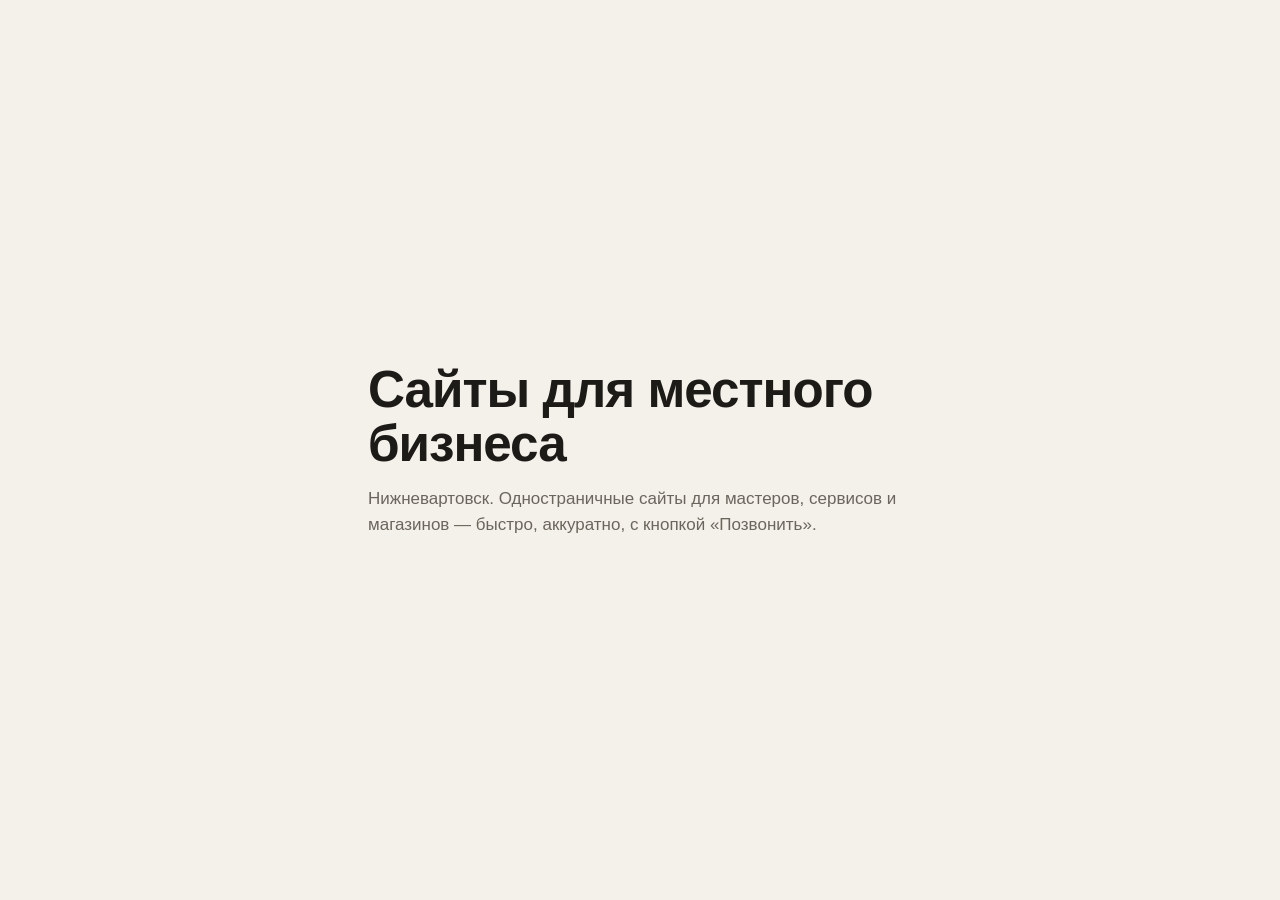
<file: index.html>
<!doctype html>
<html lang="ru">
<head>
<meta charset="utf-8">
<meta name="viewport" content="width=device-width, initial-scale=1">
<meta name="robots" content="noindex">
<title>nv-sites — сайты для бизнеса Нижневартовска</title>
<style>
  :root { --bg: #f4f1ea; --ink: #1d1b18; --muted: #6b665d; }
  * { box-sizing: border-box; margin: 0; }
  body { min-height: 100vh; display: grid; place-items: center; padding: 24px 16px;
         background: var(--bg); color: var(--ink);
         font: 17px/1.5 -apple-system, "Segoe UI", Roboto, Arial, sans-serif; }
  main { max-width: 34rem; }
  h1 { font-size: clamp(2rem, 7vw, 3.2rem); line-height: 1.05; letter-spacing: -0.02em; margin-bottom: 16px; }
  p { color: var(--muted); }
</style>
</head>
<body>
<main>
  <h1>Сайты для местного бизнеса</h1>
  <p>Нижневартовск. Одностраничные сайты для мастеров, сервисов и магазинов — быстро, аккуратно, с кнопкой «Позвонить».</p>
</main>
</body>
</html>
</file>
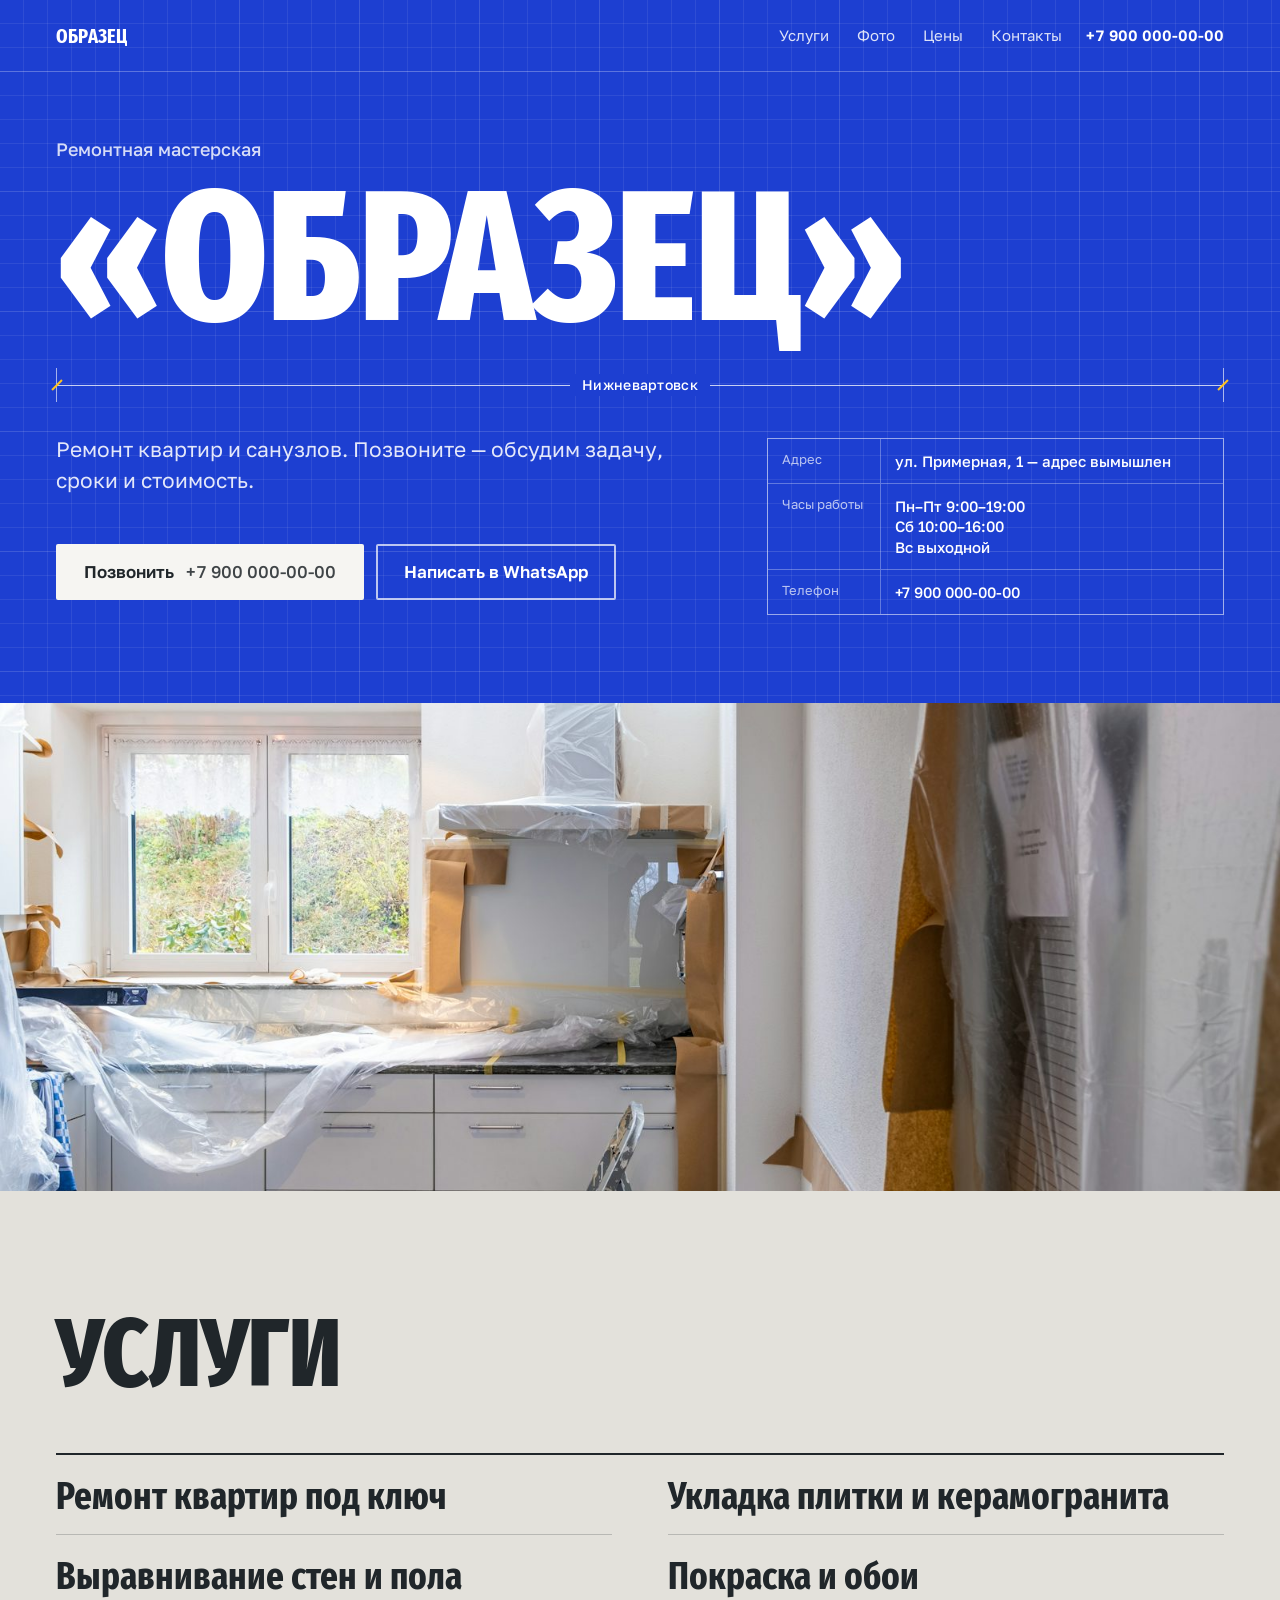
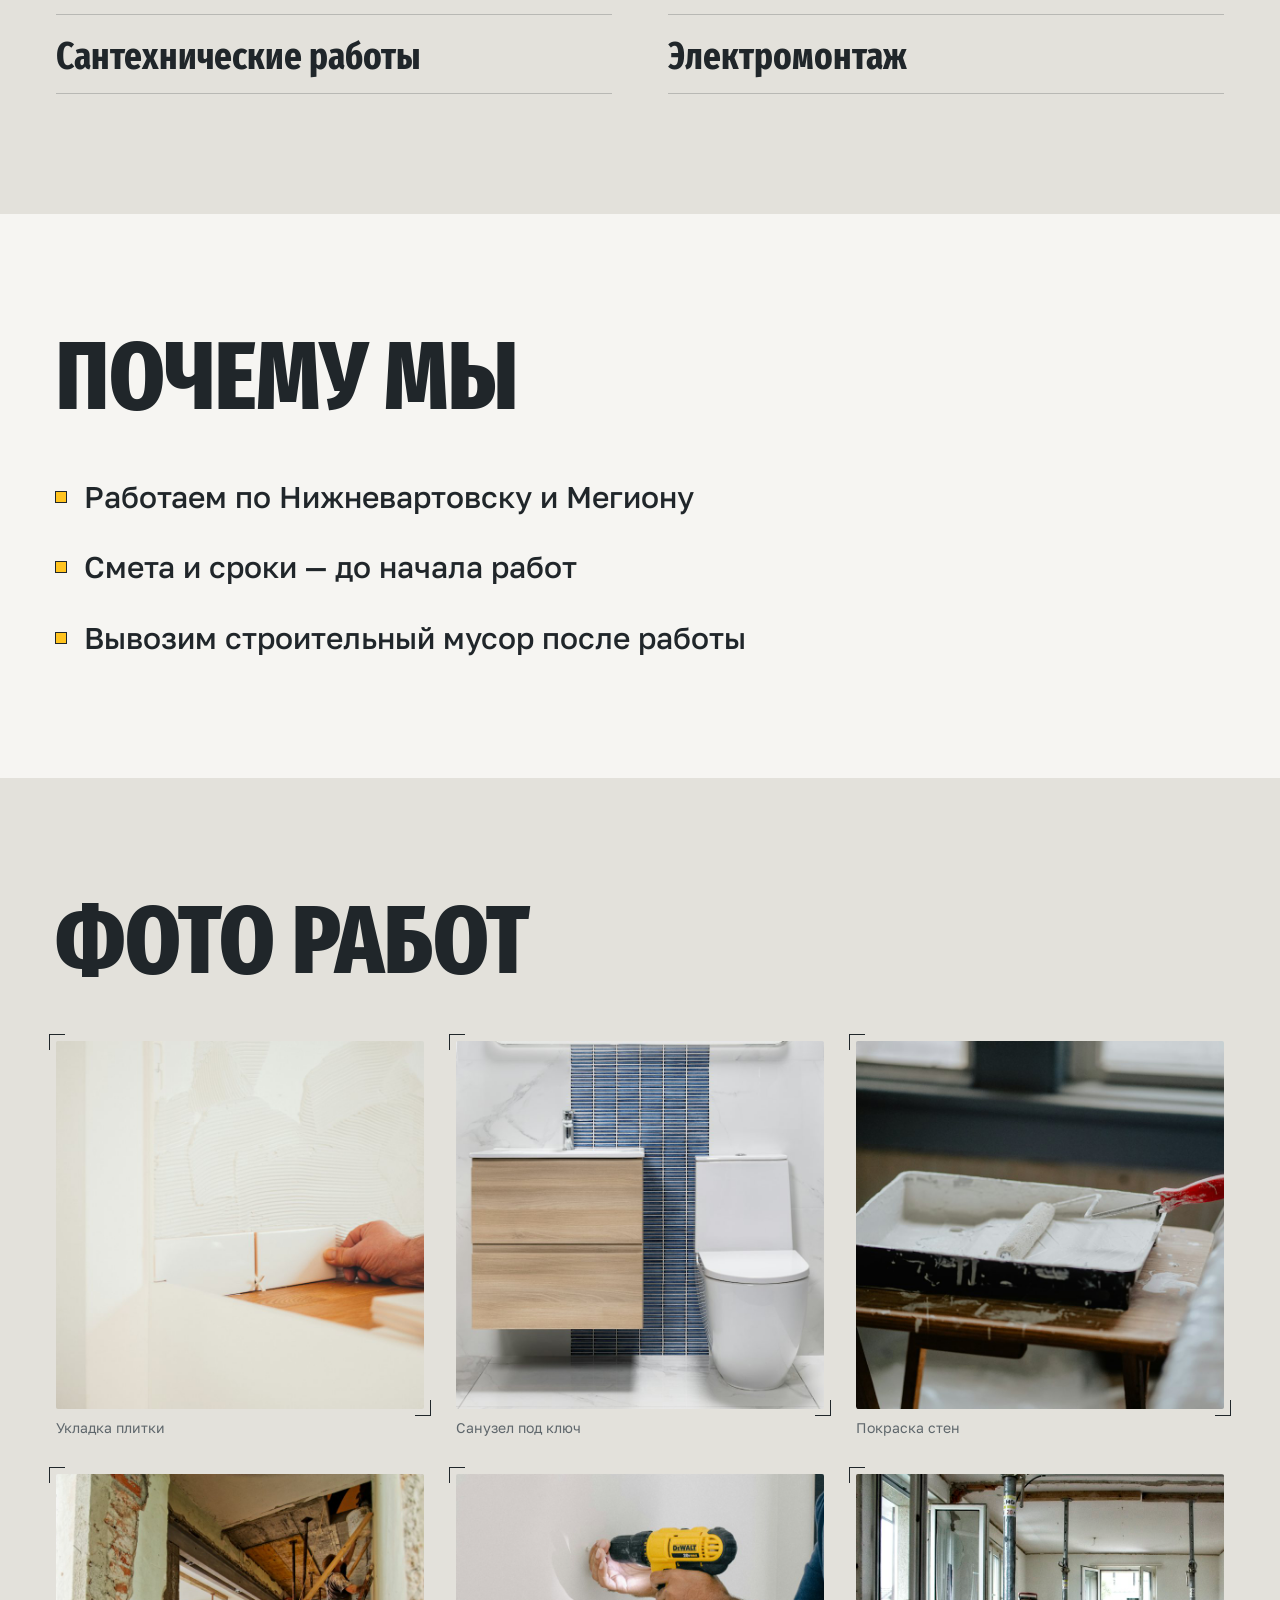
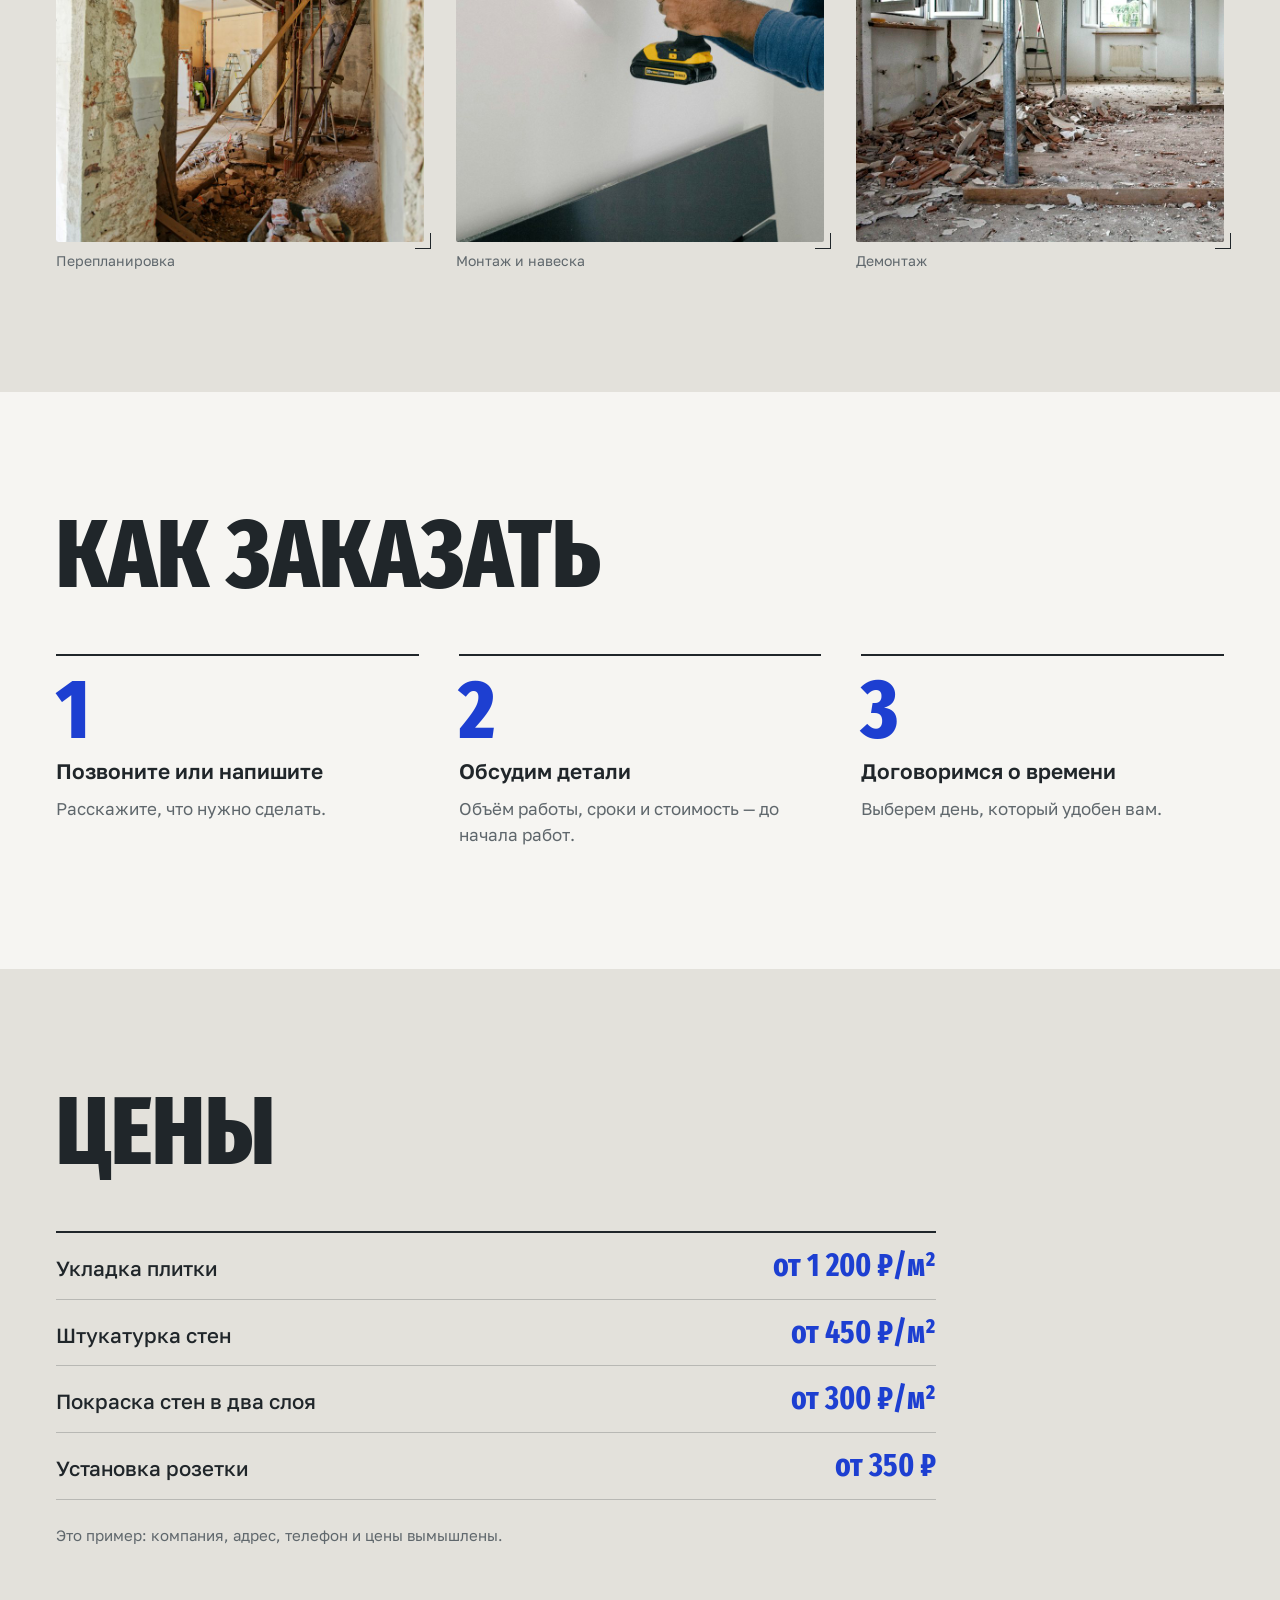
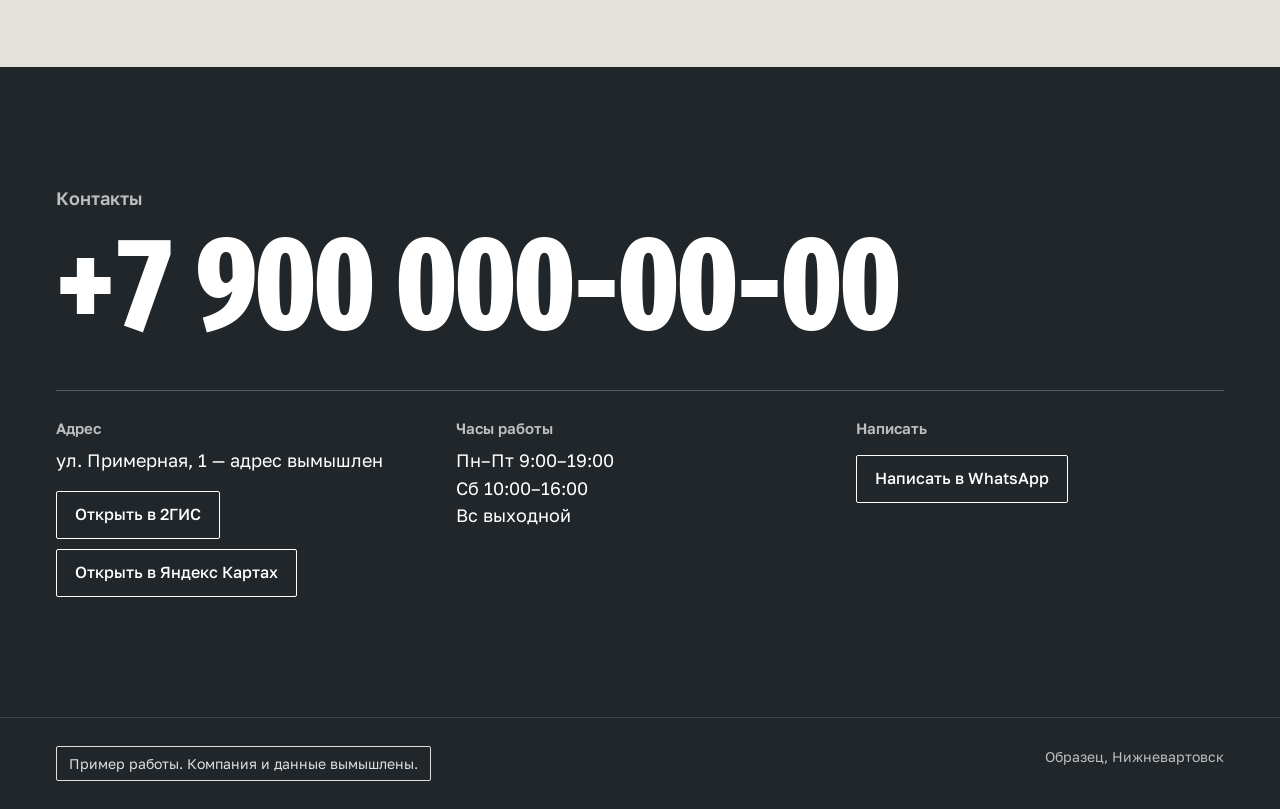
<file: _primer-remont/index.html>
<!doctype html>
<html lang="ru" class="no-js">
<head>
<meta charset="utf-8">
<meta name="viewport" content="width=device-width, initial-scale=1, viewport-fit=cover">
<meta name="robots" content="noindex, nofollow">
<title>Ремонтная мастерская «Образец» — Нижневартовск</title>
<meta name="description" content="Ремонт квартир в Нижневартовске. Ремонт квартир под ключ, Укладка плитки и керамогранита, Выравнивание стен и пола Телефон +7 900 000-00-00.">
<meta name="theme-color" content="#1D3FD1">
<meta name="format-detection" content="telephone=no">
<link rel="preload" href="assets/fonts/fira-sans-extra-condensed-cyrillic-800-normal.woff2" as="font" type="font/woff2" crossorigin>
<link rel="preload" href="assets/fonts/golos-text-cyrillic-400-normal.woff2" as="font" type="font/woff2" crossorigin>
<link rel="stylesheet" href="assets/site.css">
<script>document.documentElement.className='js';</script>
</head>
<body class="theme-kalibr">
<a class="skip" href="#main">К содержанию</a>

<header class="top">
  <div class="wrap top__in">
    <a class="top__brand" href="#top">Образец</a>
    <nav class="top__nav" aria-label="Разделы"><a href="#uslugi">Услуги</a><a href="#foto">Фото</a><a href="#ceny">Цены</a><a href="#kontakty">Контакты</a></nav>
    <a class="top__phone" href="#kontakty">+7 900 000-00-00</a>
  </div>
</header>

<main id="main">
  <section class="hero" id="top">
    <div class="wrap hero__in">
      <div class="hero__text">
        <p class="hero__kicker" data-hero="1">Ремонтная мастерская</p>
        <h1 class="hero__title " data-hero="2">«Образец»</h1>
        <div class="dim" aria-hidden="true" data-hero="3"><i class="dim__t"></i><span class="dim__label">Нижневартовск</span><i class="dim__t"></i></div>
        <p class="hero__lead" data-hero="4">Ремонт квартир и санузлов. Позвоните — обсудим задачу, сроки и стоимость.</p>
        <div class="hero__actions" data-hero="6">
          <a class="btn btn--primary" href="#kontakty"><span class="btn__label">Позвонить</span><span class="btn__sub">+7 900 000-00-00</span></a>
          <a class="btn btn--ghost" href="#kontakty">Написать в WhatsApp</a>
        </div>
      </div>
      <div class="hero__art hero__art--kalibr" data-hero="art"><div class="stamp"><div class="stamp__row"><span class="stamp__k">Адрес</span><span class="stamp__v">ул. Примерная, 1 — адрес вымышлен</span></div><div class="stamp__row"><span class="stamp__k">Часы работы</span><span class="stamp__v">Пн–Пт 9:00–19:00<br>Сб 10:00–16:00<br>Вс выходной</span></div><div class="stamp__row"><span class="stamp__k">Телефон</span><span class="stamp__v"><a href="#kontakty">+7 900 000-00-00</a></span></div></div></div>
    </div>
  </section>
  <figure class="band" data-reveal><img src="assets/img/hero-1.jpg" alt="Кухня во время ремонта: мебель укрыта плёнкой и бумагой" width="1600" height="800" loading="lazy" decoding="async" sizes="100vw"></figure>

  <section class="sec sec--services" id="uslugi">
    <div class="wrap">
      <h2 class="sec__title" data-reveal>Услуги</h2>
      <ul class="services" data-reveal><li class="services__item"><svg class="check" viewBox="0 0 28 28" aria-hidden="true"><circle cx="14" cy="14" r="14"/><path d="M8.5 14.5l3.8 3.8 7.4-8.3"/></svg><span>Ремонт квартир под ключ</span></li>
<li class="services__item"><svg class="check" viewBox="0 0 28 28" aria-hidden="true"><circle cx="14" cy="14" r="14"/><path d="M8.5 14.5l3.8 3.8 7.4-8.3"/></svg><span>Укладка плитки и керамогранита</span></li>
<li class="services__item"><svg class="check" viewBox="0 0 28 28" aria-hidden="true"><circle cx="14" cy="14" r="14"/><path d="M8.5 14.5l3.8 3.8 7.4-8.3"/></svg><span>Выравнивание стен и пола</span></li>
<li class="services__item"><svg class="check" viewBox="0 0 28 28" aria-hidden="true"><circle cx="14" cy="14" r="14"/><path d="M8.5 14.5l3.8 3.8 7.4-8.3"/></svg><span>Покраска и обои</span></li>
<li class="services__item"><svg class="check" viewBox="0 0 28 28" aria-hidden="true"><circle cx="14" cy="14" r="14"/><path d="M8.5 14.5l3.8 3.8 7.4-8.3"/></svg><span>Сантехнические работы</span></li>
<li class="services__item"><svg class="check" viewBox="0 0 28 28" aria-hidden="true"><circle cx="14" cy="14" r="14"/><path d="M8.5 14.5l3.8 3.8 7.4-8.3"/></svg><span>Электромонтаж</span></li></ul>
    </div>
  </section>

  <section class="sec sec--facts sec--alt" id="pochemu-my">
    <div class="wrap">
      <h2 class="sec__title" data-reveal>Почему мы</h2>
      <ul class="facts" data-reveal><li class="facts__item">Работаем по Нижневартовску и Мегиону</li>
<li class="facts__item">Смета и сроки — до начала работ</li>
<li class="facts__item">Вывозим строительный мусор после работы</li></ul>
    </div>
  </section>

  <section class="sec sec--gallery" id="foto">
    <div class="wrap">
      <h2 class="sec__title" data-reveal>Фото работ</h2>
      <div class="gallery" data-reveal><figure class="gallery__item"><span class="gallery__frame"><img src="assets/img/work-1.jpg" alt="Мастер укладывает белую плитку на клей" width="800" height="800" loading="lazy" decoding="async" sizes="(min-width:960px) 33vw, 50vw"></span><figcaption class="gallery__cap">Укладка плитки</figcaption></figure>
<figure class="gallery__item"><span class="gallery__frame"><img src="assets/img/work-2.jpg" alt="Санузел с синей мозаикой и подвесной тумбой" width="800" height="800" loading="lazy" decoding="async" sizes="(min-width:960px) 33vw, 50vw"></span><figcaption class="gallery__cap">Санузел под ключ</figcaption></figure>
<figure class="gallery__item"><span class="gallery__frame"><img src="assets/img/work-3.jpg" alt="Валик в лотке с белой краской" width="800" height="800" loading="lazy" decoding="async" sizes="(min-width:960px) 33vw, 50vw"></span><figcaption class="gallery__cap">Покраска стен</figcaption></figure>
<figure class="gallery__item"><span class="gallery__frame"><img src="assets/img/work-4.jpg" alt="Демонтаж стен в квартире, мастер на стремянке" width="800" height="800" loading="lazy" decoding="async" sizes="(min-width:960px) 33vw, 50vw"></span><figcaption class="gallery__cap">Перепланировка</figcaption></figure>
<figure class="gallery__item"><span class="gallery__frame"><img src="assets/img/work-5.jpg" alt="Мастер сверлит стену шуруповёртом" width="800" height="800" loading="lazy" decoding="async" sizes="(min-width:960px) 33vw, 50vw"></span><figcaption class="gallery__cap">Монтаж и навеска</figcaption></figure>
<figure class="gallery__item"><span class="gallery__frame"><img src="assets/img/work-6.jpg" alt="Комната после демонтажа, опоры под перекрытием" width="800" height="800" loading="lazy" decoding="async" sizes="(min-width:960px) 33vw, 50vw"></span><figcaption class="gallery__cap">Демонтаж</figcaption></figure></div>
    </div>
  </section>

  <section class="sec sec--steps sec--alt" id="kak-zakazat">
    <div class="wrap">
      <h2 class="sec__title" data-reveal>Как заказать</h2>
      <ol class="steps" data-reveal><li class="steps__item"><span class="steps__num">1</span><h3 class="steps__title">Позвоните или напишите</h3><p class="steps__text">Расскажите, что нужно сделать.</p></li>
<li class="steps__item"><span class="steps__num">2</span><h3 class="steps__title">Обсудим детали</h3><p class="steps__text">Объём работы, сроки и стоимость — до начала работ.</p></li>
<li class="steps__item"><span class="steps__num">3</span><h3 class="steps__title">Договоримся о времени</h3><p class="steps__text">Выберем день, который удобен вам.</p></li></ol>
    </div>
  </section>

  <section class="sec sec--prices" id="ceny">
    <div class="wrap">
      <h2 class="sec__title" data-reveal>Цены</h2>
      <div class="prices" data-reveal>
        <dl class="prices__list"><div class="prices__row"><dt>Укладка плитки</dt><dd>от 1 200 ₽/м²</dd></div>
<div class="prices__row"><dt>Штукатурка стен</dt><dd>от 450 ₽/м²</dd></div>
<div class="prices__row"><dt>Покраска стен в два слоя</dt><dd>от 300 ₽/м²</dd></div>
<div class="prices__row"><dt>Установка розетки</dt><dd>от 350 ₽</dd></div></dl>
        <p class="prices__note">Это пример: компания, адрес, телефон и цены вымышлены.</p>
      </div>
    </div>
  </section>

  <section class="sec sec--contacts" id="kontakty">
    <div class="wrap contacts">
      <h2 class="sec__title" data-reveal>Контакты</h2>
      <a class="contacts__phone" href="#kontakty" data-reveal>+7 900 000-00-00</a>
      <div class="contacts__grid" data-reveal>
        <div class="contacts__item">
          <h3 class="contacts__label">Адрес</h3>
          <p class="contacts__value">ул. Примерная, 1 — адрес вымышлен</p>
          <p class="contacts__links"><a href="#kontakty">Открыть в 2ГИС</a>
<a href="#kontakty">Открыть в Яндекс Картах</a></p>
        </div>
        <div class="contacts__item">
          <h3 class="contacts__label">Часы работы</h3>
          <p class="contacts__value contacts__hours">Пн–Пт 9:00–19:00<br>Сб 10:00–16:00<br>Вс выходной</p>
        </div>
        <div class="contacts__item">
          <h3 class="contacts__label">Написать</h3>
          <p class="contacts__links"><a href="#kontakty">Написать в WhatsApp</a></p>
        </div>
      </div>
    </div>
  </section>
</main>

<footer class="foot">
  <div class="wrap foot__in">
    <p class="foot__badge">Пример работы. Компания и данные вымышлены.</p>
    <p class="foot__copy">Образец, Нижневартовск</p>
  </div>
</footer>

<nav class="dock" aria-label="Быстрая связь">
  <a class="dock__btn dock__btn--call" href="#kontakty">Позвонить</a>
  <a class="dock__btn dock__btn--msg" href="#kontakty">WhatsApp</a>
</nav>

<script src="assets/site.js" defer></script>
</body>
</html>
</file>
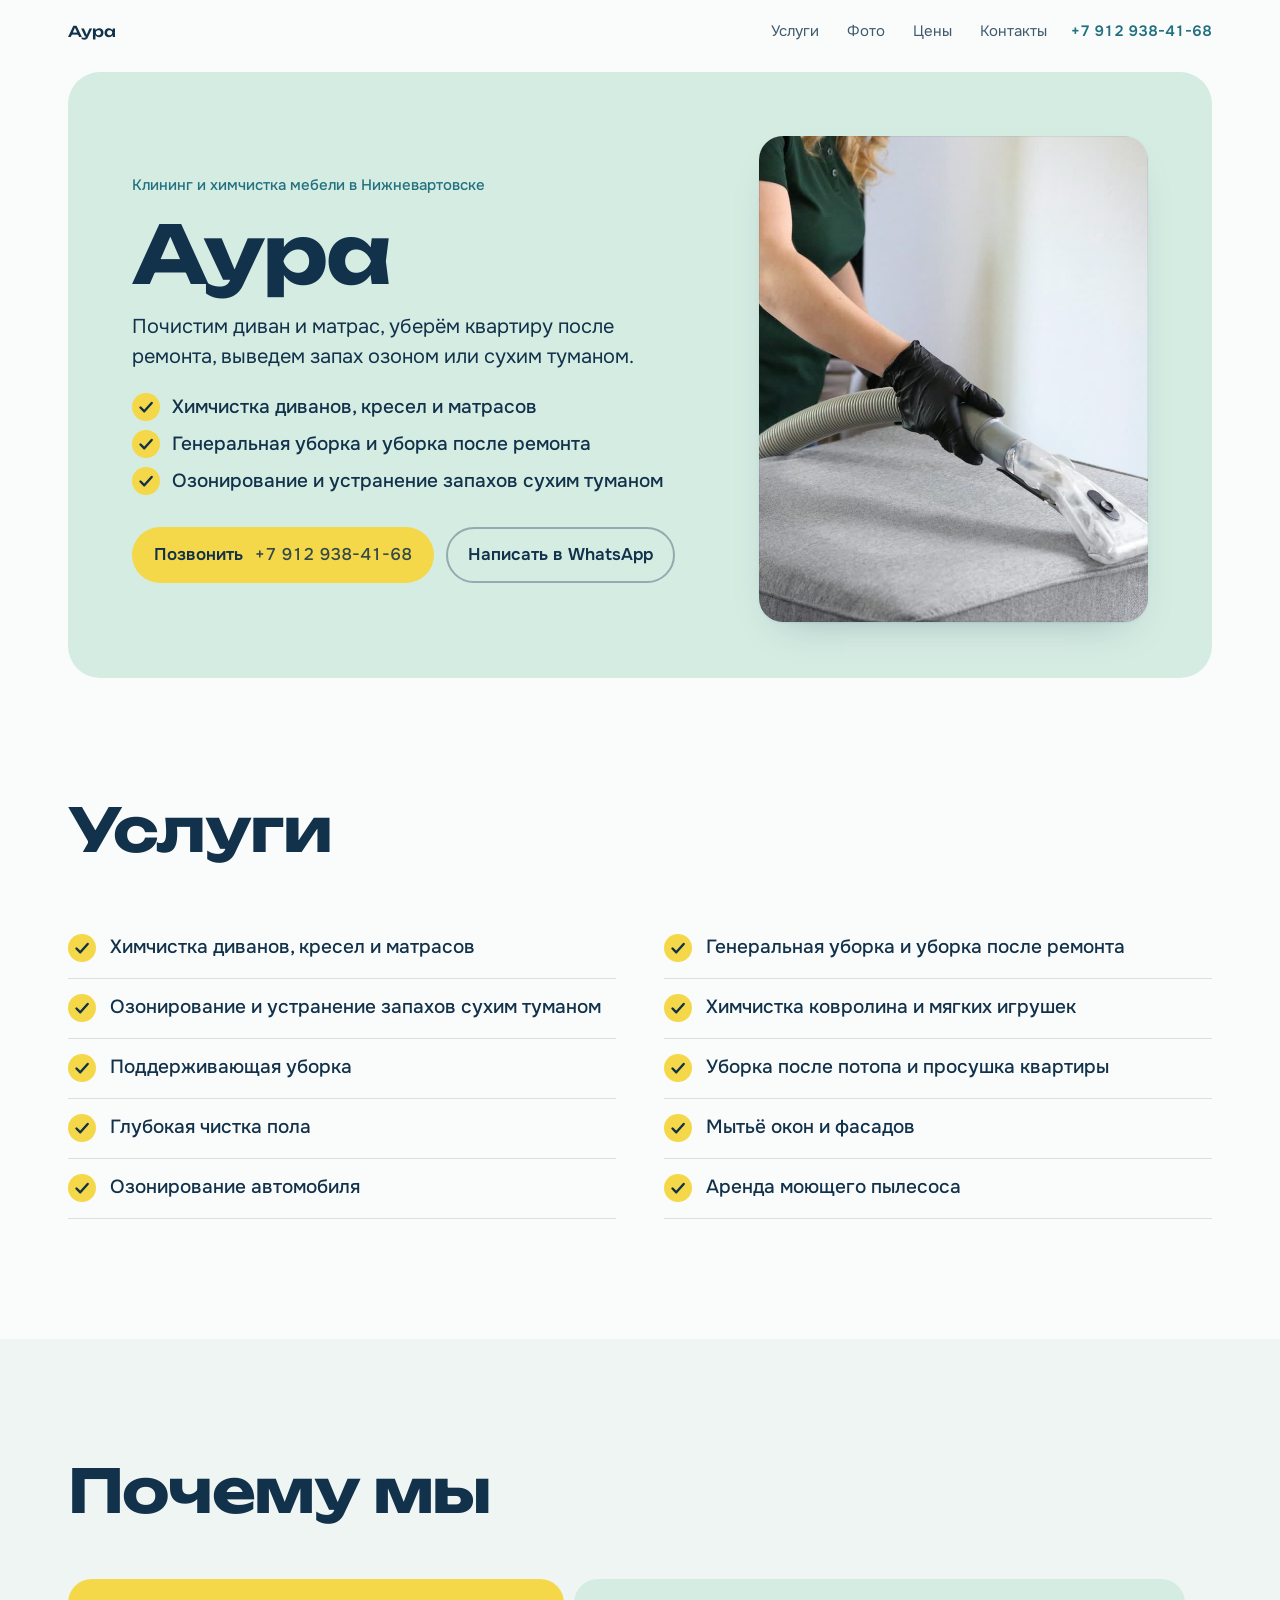
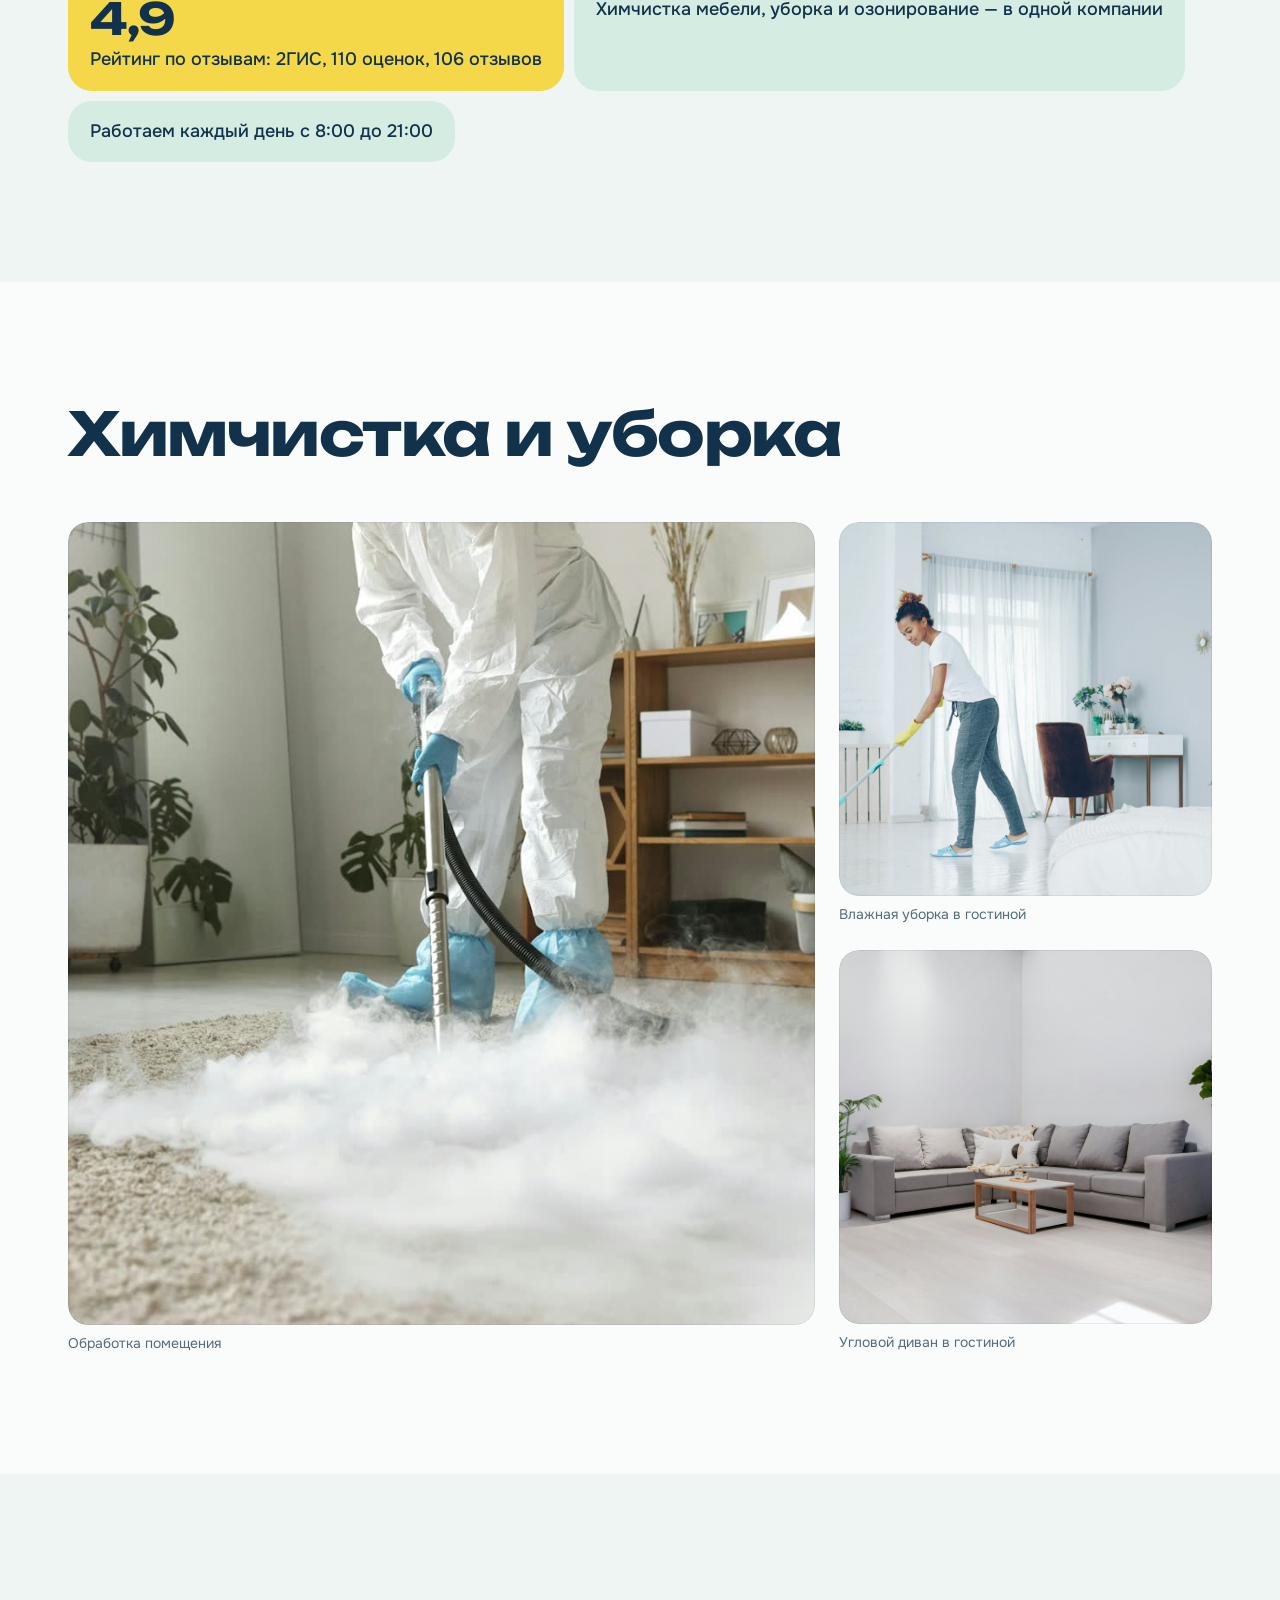
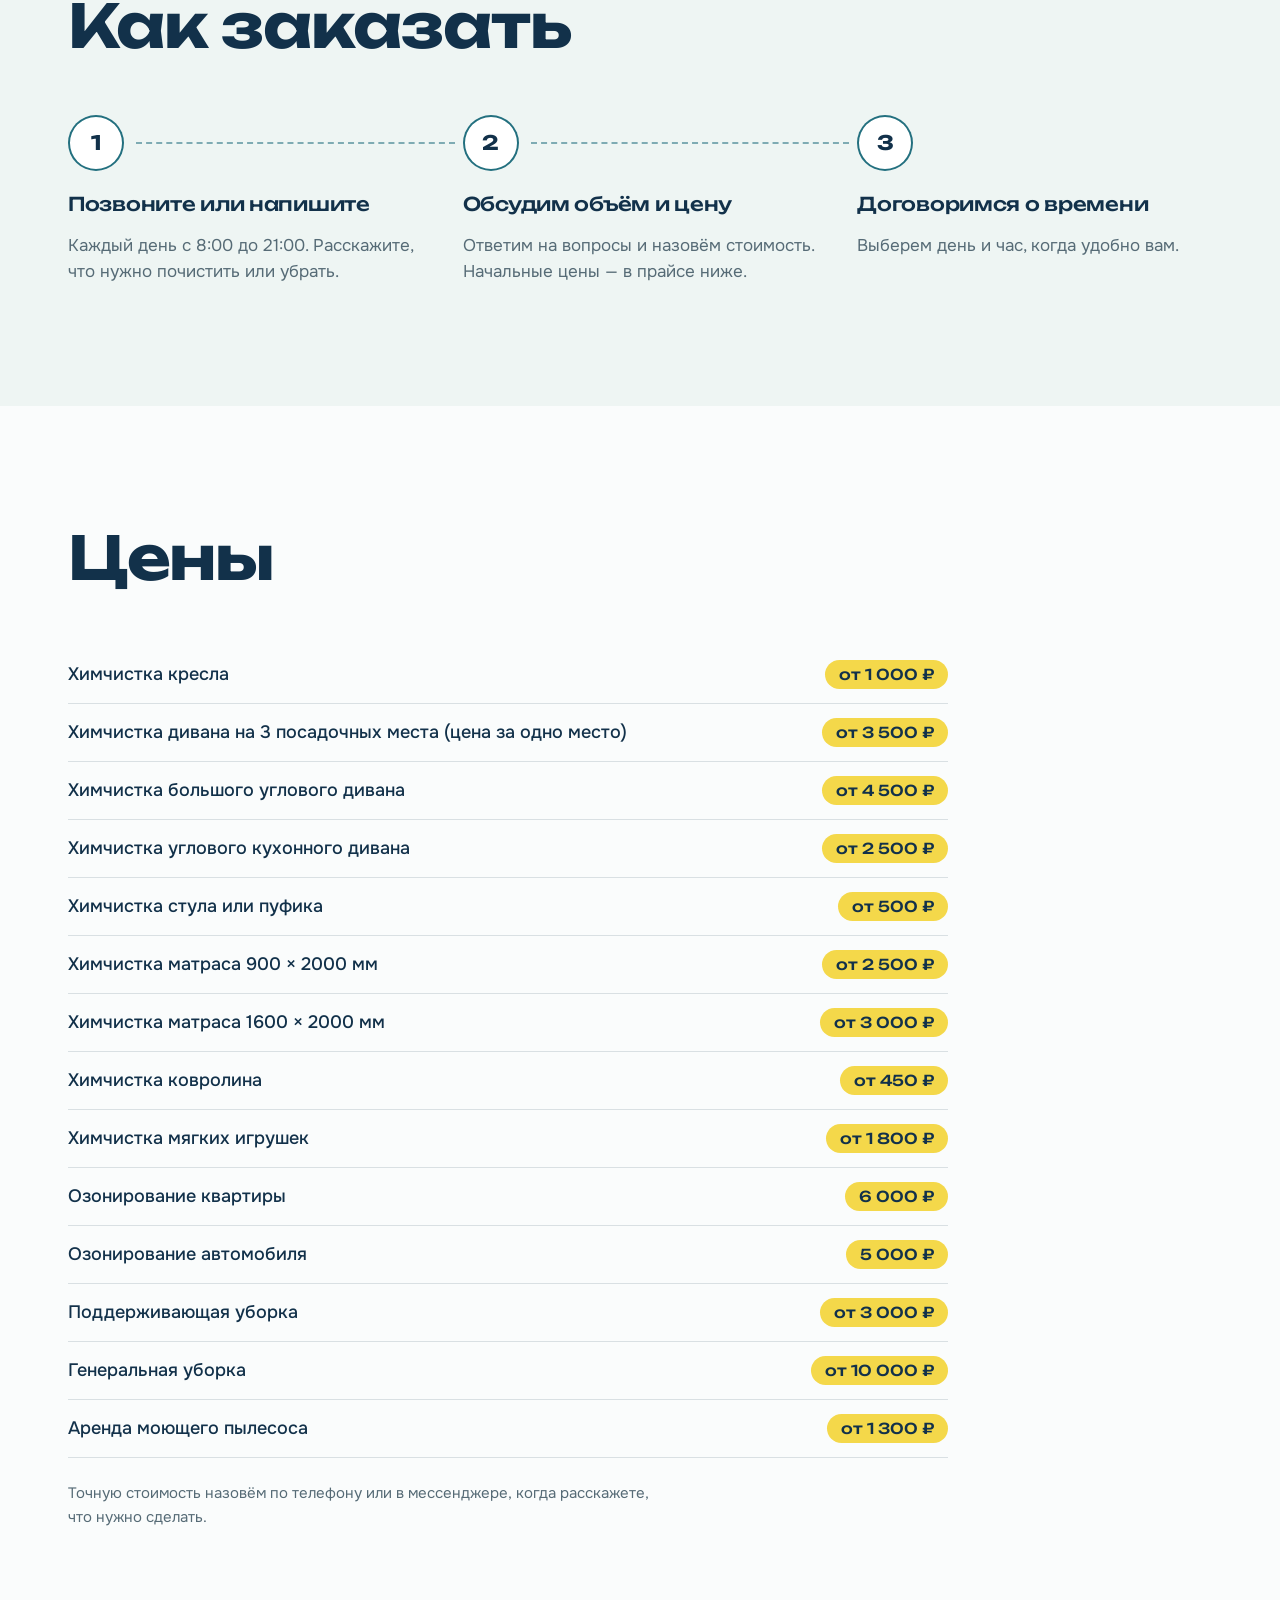
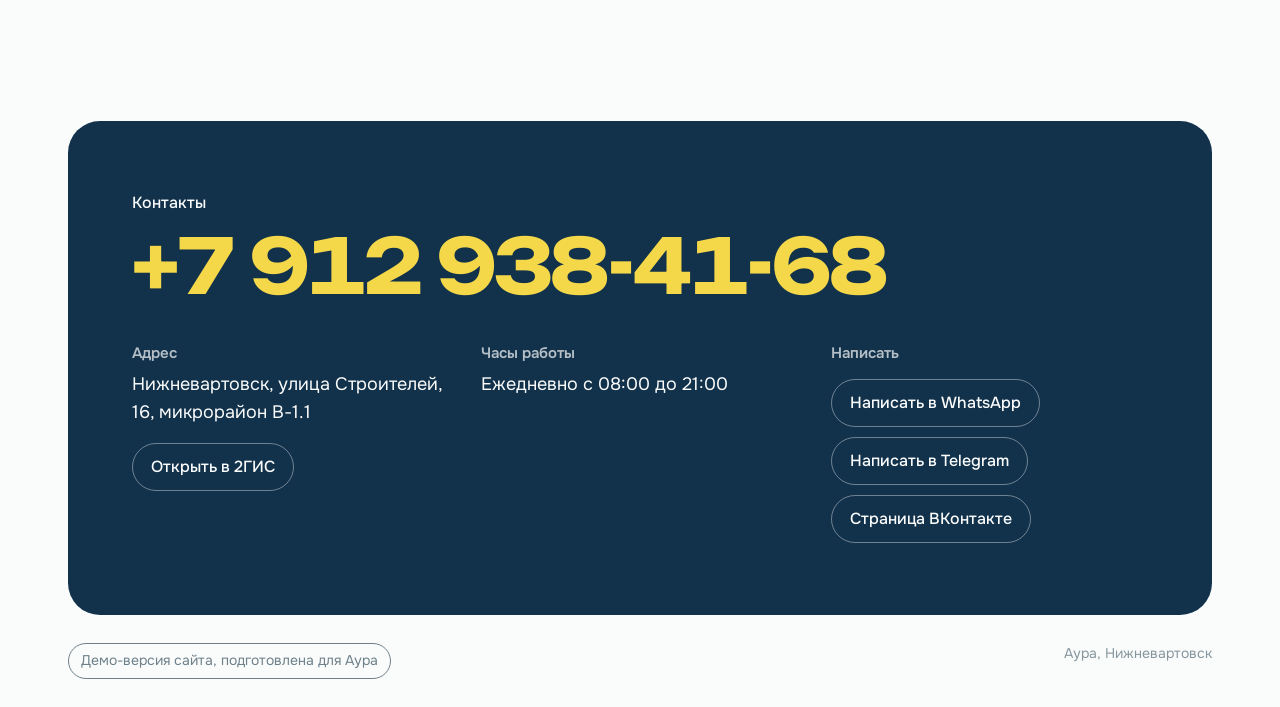
<file: aura-klining-himchistka/index.html>
<!doctype html>
<html lang="ru" class="no-js">
<head>
<meta charset="utf-8">
<meta name="viewport" content="width=device-width, initial-scale=1, viewport-fit=cover">
<meta name="robots" content="noindex, nofollow">
<title>Аура — Нижневартовск</title>
<meta name="description" content="Клининг и химчистка мебели в Нижневартовске. Химчистка диванов, кресел и матрасов, Генеральная уборка и уборка после ремонта, Озонирование и устранение запахов сухим туманом Телефон +7 912 938-41-68.">
<meta name="theme-color" content="#FAFCFC">
<meta name="format-detection" content="telephone=no">
<link rel="preload" href="assets/fonts/unbounded-cyrillic-700-normal.woff2" as="font" type="font/woff2" crossorigin>
<link rel="preload" href="assets/fonts/onest-cyrillic-400-normal.woff2" as="font" type="font/woff2" crossorigin>
<link rel="stylesheet" href="assets/site.css">
<script>document.documentElement.className='js';</script>
</head>
<body class="theme-yasno">
<a class="skip" href="#main">К содержанию</a>

<header class="top">
  <div class="wrap top__in">
    <a class="top__brand" href="#top">Аура</a>
    <nav class="top__nav" aria-label="Разделы"><a href="#uslugi">Услуги</a><a href="#foto">Фото</a><a href="#ceny">Цены</a><a href="#kontakty">Контакты</a></nav>
    <a class="top__phone" href="tel:+79129384168">+7 912 938-41-68</a>
  </div>
</header>

<main id="main">
  <section class="hero" id="top">
    <div class="wrap hero__in">
      <div class="hero__text">
        <p class="hero__kicker" data-hero="1">Клининг и химчистка мебели в Нижневартовске</p>
        <h1 class="hero__title " data-hero="2">Аура</h1>
        <div class="dim" aria-hidden="true" data-hero="3"><i class="dim__t"></i><span class="dim__label">Нижневартовск</span><i class="dim__t"></i></div>
        <p class="hero__lead" data-hero="4">Почистим диван и матрас, уберём квартиру после ремонта, выведем запах озоном или сухим туманом.</p>
        <ul class="checks checks--hero" data-hero="5"><li style="--i:0"><svg class="check" viewBox="0 0 28 28" aria-hidden="true"><circle cx="14" cy="14" r="14"/><path d="M8.5 14.5l3.8 3.8 7.4-8.3"/></svg><span>Химчистка диванов, кресел и матрасов</span></li>
<li style="--i:1"><svg class="check" viewBox="0 0 28 28" aria-hidden="true"><circle cx="14" cy="14" r="14"/><path d="M8.5 14.5l3.8 3.8 7.4-8.3"/></svg><span>Генеральная уборка и уборка после ремонта</span></li>
<li style="--i:2"><svg class="check" viewBox="0 0 28 28" aria-hidden="true"><circle cx="14" cy="14" r="14"/><path d="M8.5 14.5l3.8 3.8 7.4-8.3"/></svg><span>Озонирование и устранение запахов сухим туманом</span></li></ul>
        <div class="hero__actions" data-hero="6">
          <a class="btn btn--primary" href="tel:+79129384168"><span class="btn__label">Позвонить</span><span class="btn__sub">+7 912 938-41-68</span></a>
          <a class="btn btn--ghost" href="https://wa.me/79163300329" target="_blank" rel="noopener">Написать в WhatsApp</a>
        </div>
      </div>
      <div class="hero__art hero__art--yasno" data-hero="art"><figure class="hero__photo"><img src="assets/img/hero-1.jpg" alt="Мастер в перчатках чистит серый пуф насадкой моющего пылесоса" width="960" height="960" fetchpriority="high" decoding="async" sizes="(min-width:960px) 40vw, 92vw"></figure></div>
    </div>
  </section>

  <section class="sec sec--services" id="uslugi">
    <div class="wrap">
      <h2 class="sec__title" data-reveal>Услуги</h2>
      <ul class="services" data-reveal><li class="services__item"><svg class="check" viewBox="0 0 28 28" aria-hidden="true"><circle cx="14" cy="14" r="14"/><path d="M8.5 14.5l3.8 3.8 7.4-8.3"/></svg><span>Химчистка диванов, кресел и матрасов</span></li>
<li class="services__item"><svg class="check" viewBox="0 0 28 28" aria-hidden="true"><circle cx="14" cy="14" r="14"/><path d="M8.5 14.5l3.8 3.8 7.4-8.3"/></svg><span>Генеральная уборка и уборка после ремонта</span></li>
<li class="services__item"><svg class="check" viewBox="0 0 28 28" aria-hidden="true"><circle cx="14" cy="14" r="14"/><path d="M8.5 14.5l3.8 3.8 7.4-8.3"/></svg><span>Озонирование и устранение запахов сухим туманом</span></li>
<li class="services__item"><svg class="check" viewBox="0 0 28 28" aria-hidden="true"><circle cx="14" cy="14" r="14"/><path d="M8.5 14.5l3.8 3.8 7.4-8.3"/></svg><span>Химчистка ковролина и мягких игрушек</span></li>
<li class="services__item"><svg class="check" viewBox="0 0 28 28" aria-hidden="true"><circle cx="14" cy="14" r="14"/><path d="M8.5 14.5l3.8 3.8 7.4-8.3"/></svg><span>Поддерживающая уборка</span></li>
<li class="services__item"><svg class="check" viewBox="0 0 28 28" aria-hidden="true"><circle cx="14" cy="14" r="14"/><path d="M8.5 14.5l3.8 3.8 7.4-8.3"/></svg><span>Уборка после потопа и просушка квартиры</span></li>
<li class="services__item"><svg class="check" viewBox="0 0 28 28" aria-hidden="true"><circle cx="14" cy="14" r="14"/><path d="M8.5 14.5l3.8 3.8 7.4-8.3"/></svg><span>Глубокая чистка пола</span></li>
<li class="services__item"><svg class="check" viewBox="0 0 28 28" aria-hidden="true"><circle cx="14" cy="14" r="14"/><path d="M8.5 14.5l3.8 3.8 7.4-8.3"/></svg><span>Мытьё окон и фасадов</span></li>
<li class="services__item"><svg class="check" viewBox="0 0 28 28" aria-hidden="true"><circle cx="14" cy="14" r="14"/><path d="M8.5 14.5l3.8 3.8 7.4-8.3"/></svg><span>Озонирование автомобиля</span></li>
<li class="services__item"><svg class="check" viewBox="0 0 28 28" aria-hidden="true"><circle cx="14" cy="14" r="14"/><path d="M8.5 14.5l3.8 3.8 7.4-8.3"/></svg><span>Аренда моющего пылесоса</span></li></ul>
    </div>
  </section>

  <section class="sec sec--facts sec--alt" id="pochemu-my">
    <div class="wrap">
      <h2 class="sec__title" data-reveal>Почему мы</h2>
      <ul class="facts" data-reveal><li class="facts__item facts__item--rating"><span class="facts__num">4,9</span>Рейтинг по отзывам: 2ГИС, 110 оценок, 106 отзывов</li>
<li class="facts__item">Химчистка мебели, уборка и озонирование — в одной компании</li>
<li class="facts__item">Работаем каждый день с 8:00 до 21:00</li></ul>
    </div>
  </section>

  <section class="sec sec--gallery" id="foto">
    <div class="wrap">
      <h2 class="sec__title" data-reveal>Химчистка и уборка</h2>
      <div class="gallery" data-reveal><figure class="gallery__item"><span class="gallery__frame"><img src="assets/img/work-1.jpg" alt="Человек в защитном костюме обрабатывает ковёр в комнате, по полу стелется туман" width="860" height="924" loading="lazy" decoding="async" sizes="(min-width:960px) 33vw, 50vw"></span><figcaption class="gallery__cap">Обработка помещения</figcaption></figure>
<figure class="gallery__item"><span class="gallery__frame"><img src="assets/img/work-2.jpg" alt="Девушка моет пол в светлой гостиной" width="1000" height="1000" loading="lazy" decoding="async" sizes="(min-width:960px) 33vw, 50vw"></span><figcaption class="gallery__cap">Влажная уборка в гостиной</figcaption></figure>
<figure class="gallery__item"><span class="gallery__frame"><img src="assets/img/work-3.jpg" alt="Серый угловой диван и журнальный столик в светлой комнате" width="800" height="800" loading="lazy" decoding="async" sizes="(min-width:960px) 33vw, 50vw"></span><figcaption class="gallery__cap">Угловой диван в гостиной</figcaption></figure></div>
    </div>
  </section>

  <section class="sec sec--steps sec--alt" id="kak-zakazat">
    <div class="wrap">
      <h2 class="sec__title" data-reveal>Как заказать</h2>
      <ol class="steps" data-reveal><li class="steps__item"><span class="steps__num">1</span><h3 class="steps__title">Позвоните или напишите</h3><p class="steps__text">Каждый день с 8:00 до 21:00. Расскажите, что нужно почистить или убрать.</p></li>
<li class="steps__item"><span class="steps__num">2</span><h3 class="steps__title">Обсудим объём и цену</h3><p class="steps__text">Ответим на вопросы и назовём стоимость. Начальные цены — в прайсе ниже.</p></li>
<li class="steps__item"><span class="steps__num">3</span><h3 class="steps__title">Договоримся о времени</h3><p class="steps__text">Выберем день и час, когда удобно вам.</p></li></ol>
    </div>
  </section>

  <section class="sec sec--prices" id="ceny">
    <div class="wrap">
      <h2 class="sec__title" data-reveal>Цены</h2>
      <div class="prices" data-reveal>
        <dl class="prices__list"><div class="prices__row"><dt>Химчистка кресла</dt><dd>от 1 000 ₽</dd></div>
<div class="prices__row"><dt>Химчистка дивана на 3 посадочных места (цена за одно место)</dt><dd>от 3 500 ₽</dd></div>
<div class="prices__row"><dt>Химчистка большого углового дивана</dt><dd>от 4 500 ₽</dd></div>
<div class="prices__row"><dt>Химчистка углового кухонного дивана</dt><dd>от 2 500 ₽</dd></div>
<div class="prices__row"><dt>Химчистка стула или пуфика</dt><dd>от 500 ₽</dd></div>
<div class="prices__row"><dt>Химчистка матраса 900 × 2000 мм</dt><dd>от 2 500 ₽</dd></div>
<div class="prices__row"><dt>Химчистка матраса 1600 × 2000 мм</dt><dd>от 3 000 ₽</dd></div>
<div class="prices__row"><dt>Химчистка ковролина</dt><dd>от 450 ₽</dd></div>
<div class="prices__row"><dt>Химчистка мягких игрушек</dt><dd>от 1 800 ₽</dd></div>
<div class="prices__row"><dt>Озонирование квартиры</dt><dd>6 000 ₽</dd></div>
<div class="prices__row"><dt>Озонирование автомобиля</dt><dd>5 000 ₽</dd></div>
<div class="prices__row"><dt>Поддерживающая уборка</dt><dd>от 3 000 ₽</dd></div>
<div class="prices__row"><dt>Генеральная уборка</dt><dd>от 10 000 ₽</dd></div>
<div class="prices__row"><dt>Аренда моющего пылесоса</dt><dd>от 1 300 ₽</dd></div></dl>
        <p class="prices__note">Точную стоимость назовём по телефону или в мессенджере, когда расскажете, что нужно сделать.</p>
      </div>
    </div>
  </section>

  <section class="sec sec--contacts" id="kontakty">
    <div class="wrap contacts">
      <h2 class="sec__title" data-reveal>Контакты</h2>
      <a class="contacts__phone" href="tel:+79129384168" data-reveal>+7 912 938-41-68</a>
      <div class="contacts__grid" data-reveal>
        <div class="contacts__item">
          <h3 class="contacts__label">Адрес</h3>
          <p class="contacts__value">Нижневартовск, улица Строителей, 16, микрорайон В-1.1</p>
          <p class="contacts__links"><a href="https://2gis.ru/nizhnevartovsk/firm/70000001079610407" target="_blank" rel="noopener">Открыть в 2ГИС</a></p>
        </div>
        <div class="contacts__item">
          <h3 class="contacts__label">Часы работы</h3>
          <p class="contacts__value contacts__hours">Ежедневно с 08:00 до 21:00</p>
        </div>
        <div class="contacts__item">
          <h3 class="contacts__label">Написать</h3>
          <p class="contacts__links"><a href="https://wa.me/79163300329" target="_blank" rel="noopener">Написать в WhatsApp</a>
<a href="https://t.me/+79163300329" target="_blank" rel="noopener">Написать в Telegram</a>
<a href="https://vk.com/auracleaningcompany" target="_blank" rel="noopener">Страница ВКонтакте</a></p>
        </div>
      </div>
    </div>
  </section>
</main>

<footer class="foot">
  <div class="wrap foot__in">
    <p class="foot__badge">Демо-версия сайта, подготовлена для Аура</p>
    <p class="foot__copy">Аура, Нижневартовск</p>
  </div>
</footer>

<nav class="dock" aria-label="Быстрая связь">
  <a class="dock__btn dock__btn--call" href="tel:+79129384168">Позвонить</a>
  <a class="dock__btn dock__btn--msg" href="https://wa.me/79163300329" target="_blank" rel="noopener">WhatsApp</a>
</nav>

<script src="assets/site.js" defer></script>
</body>
</html>
</file>
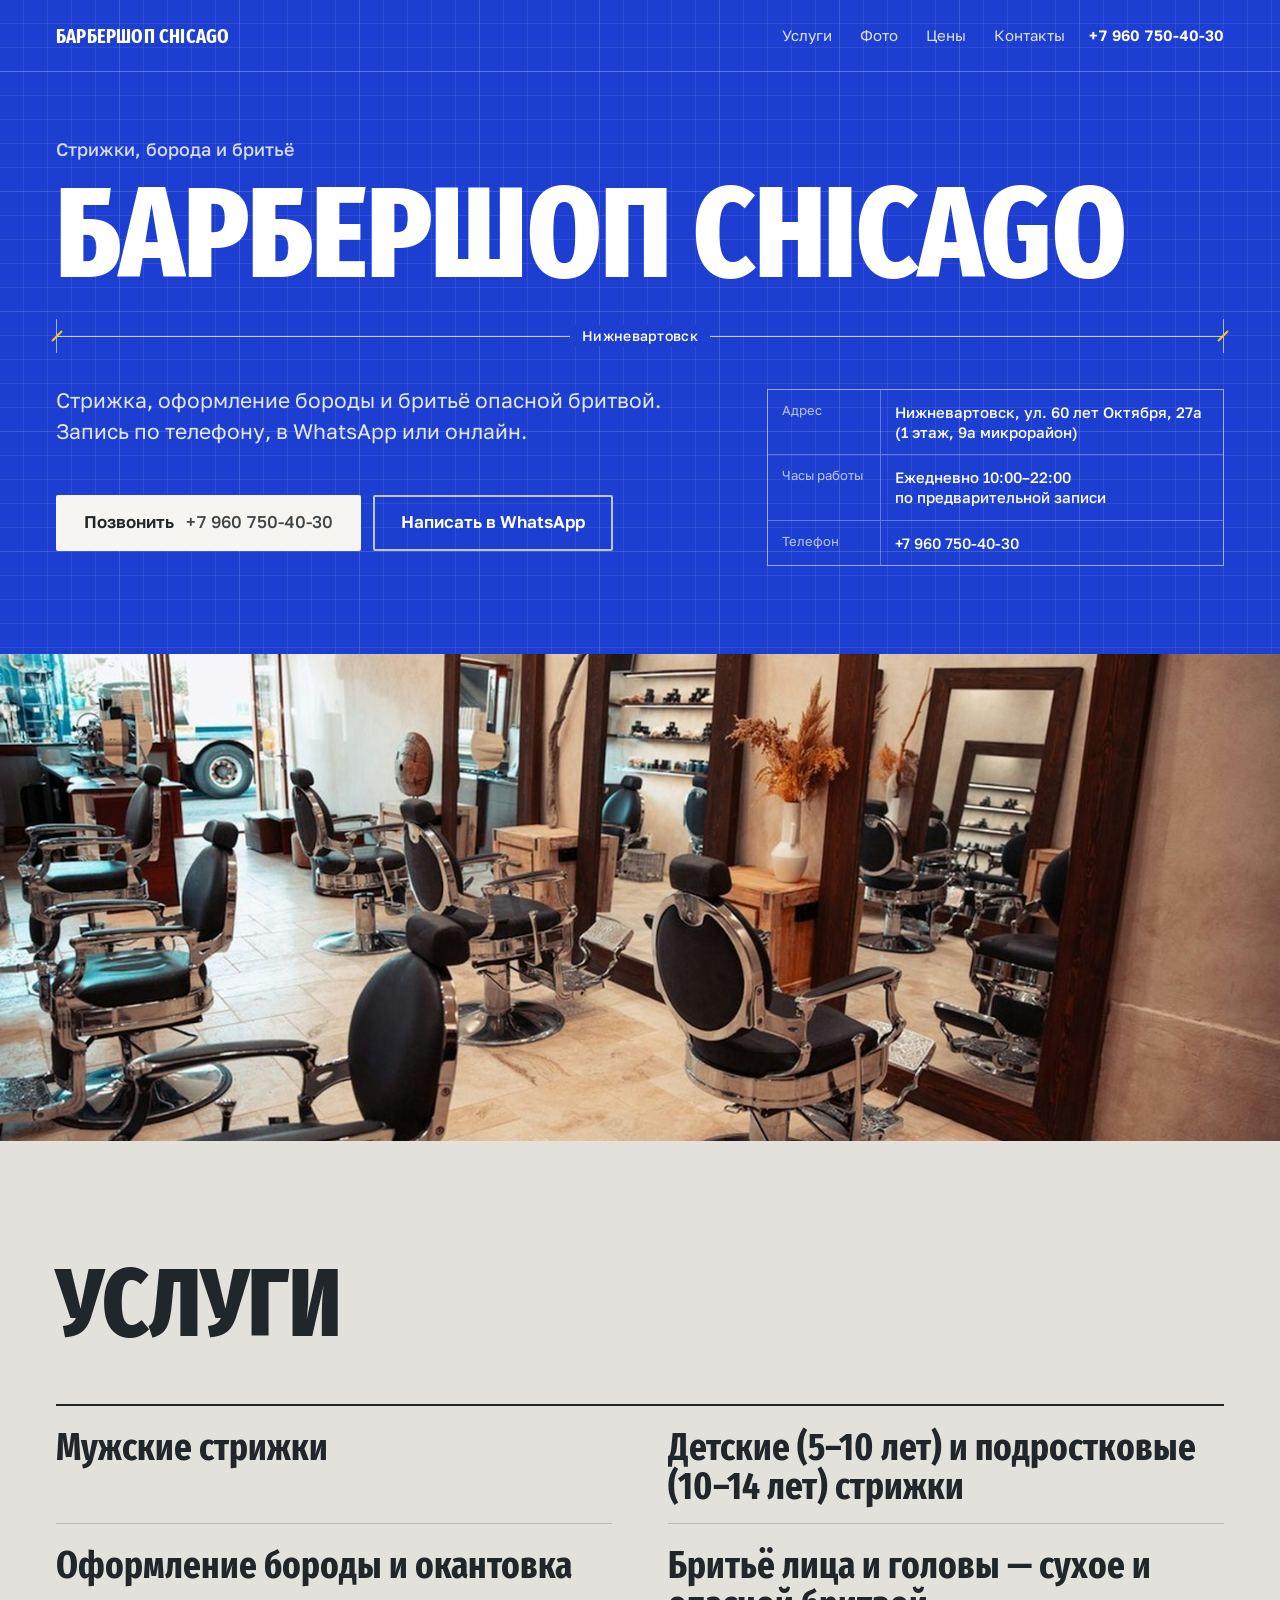
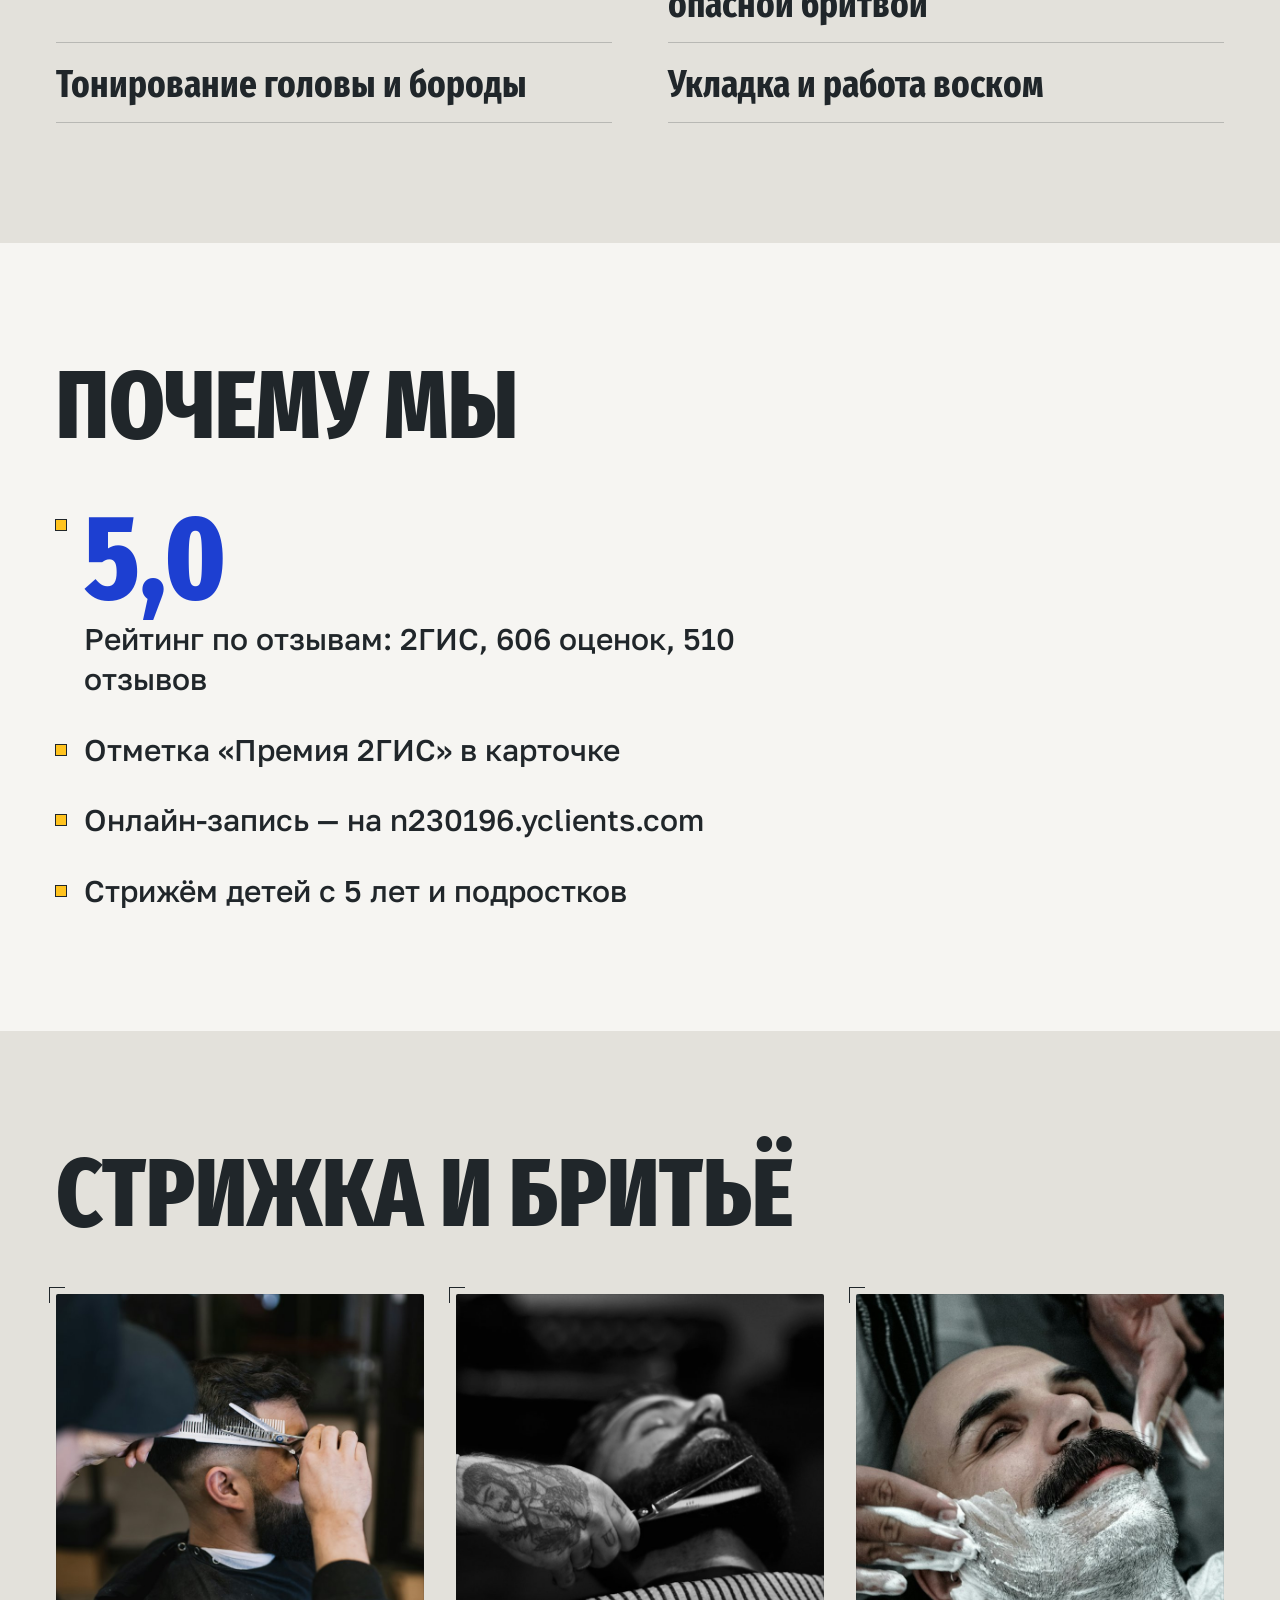
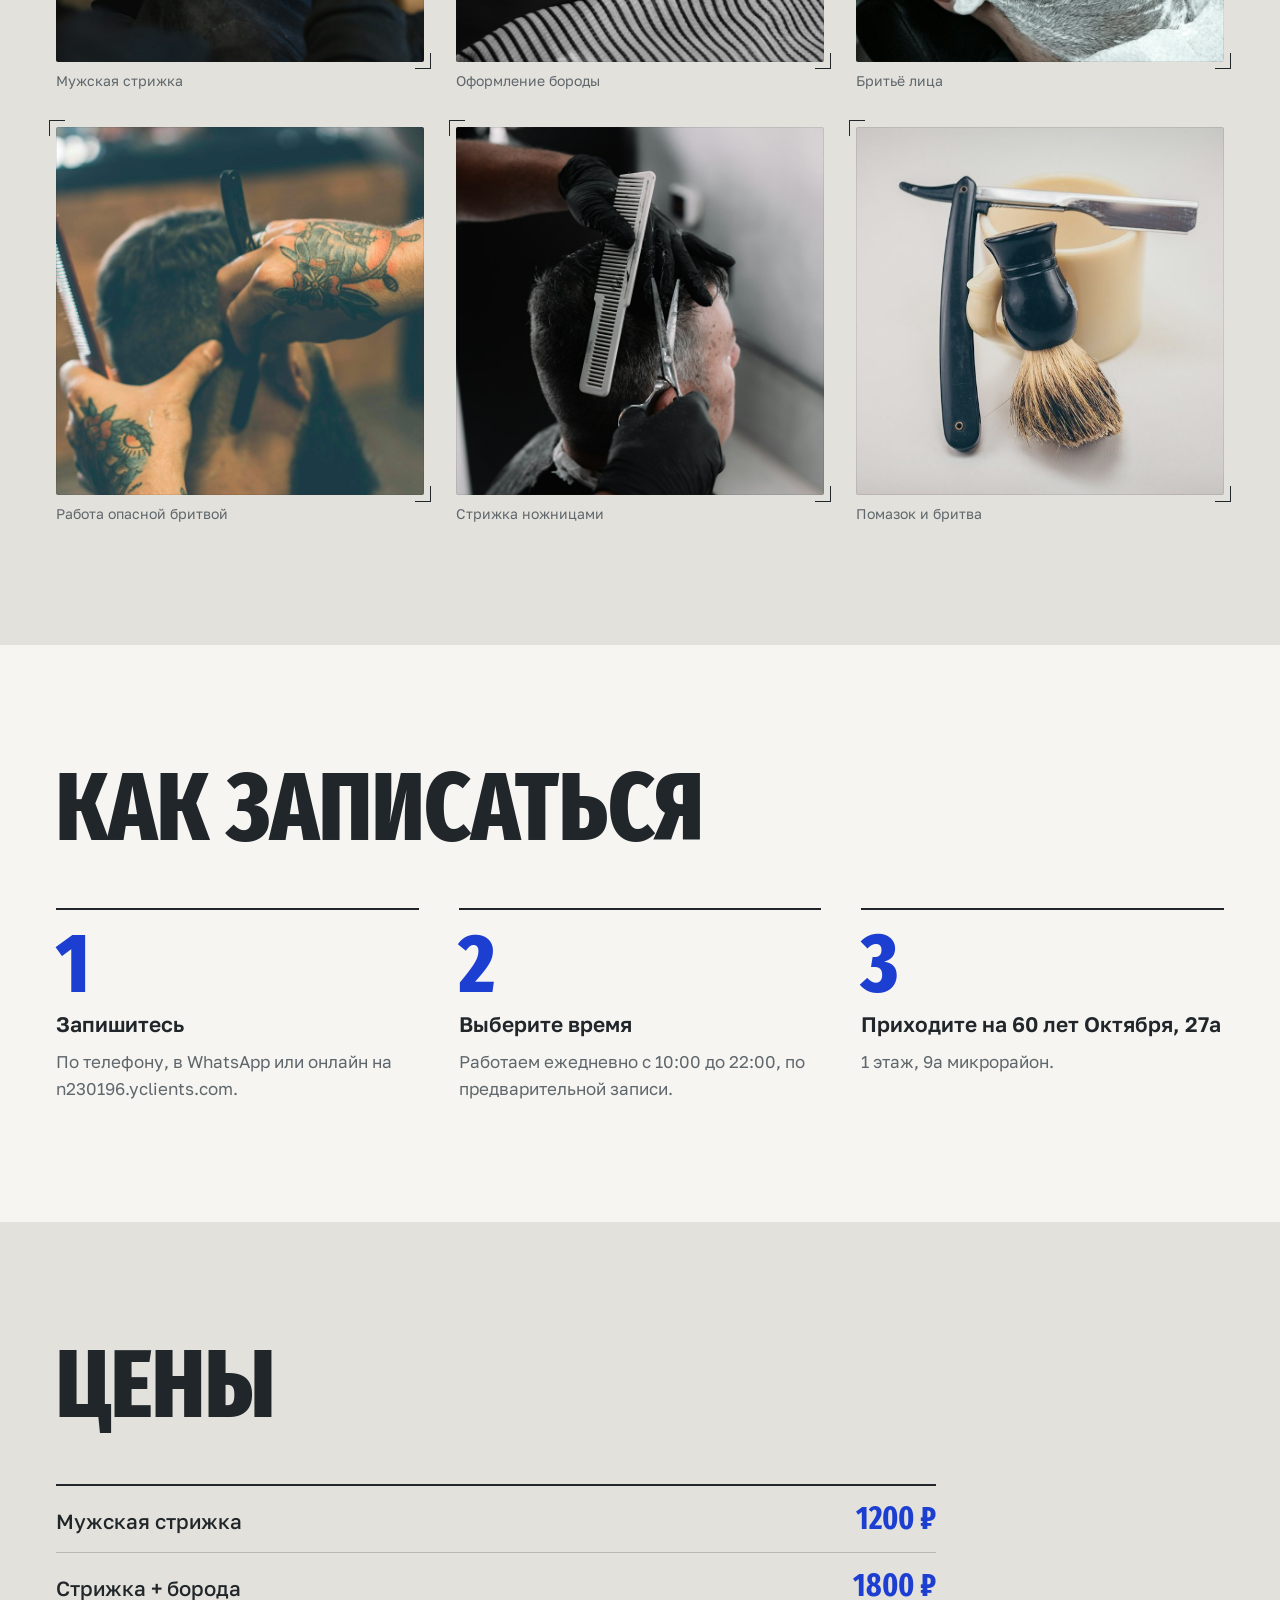
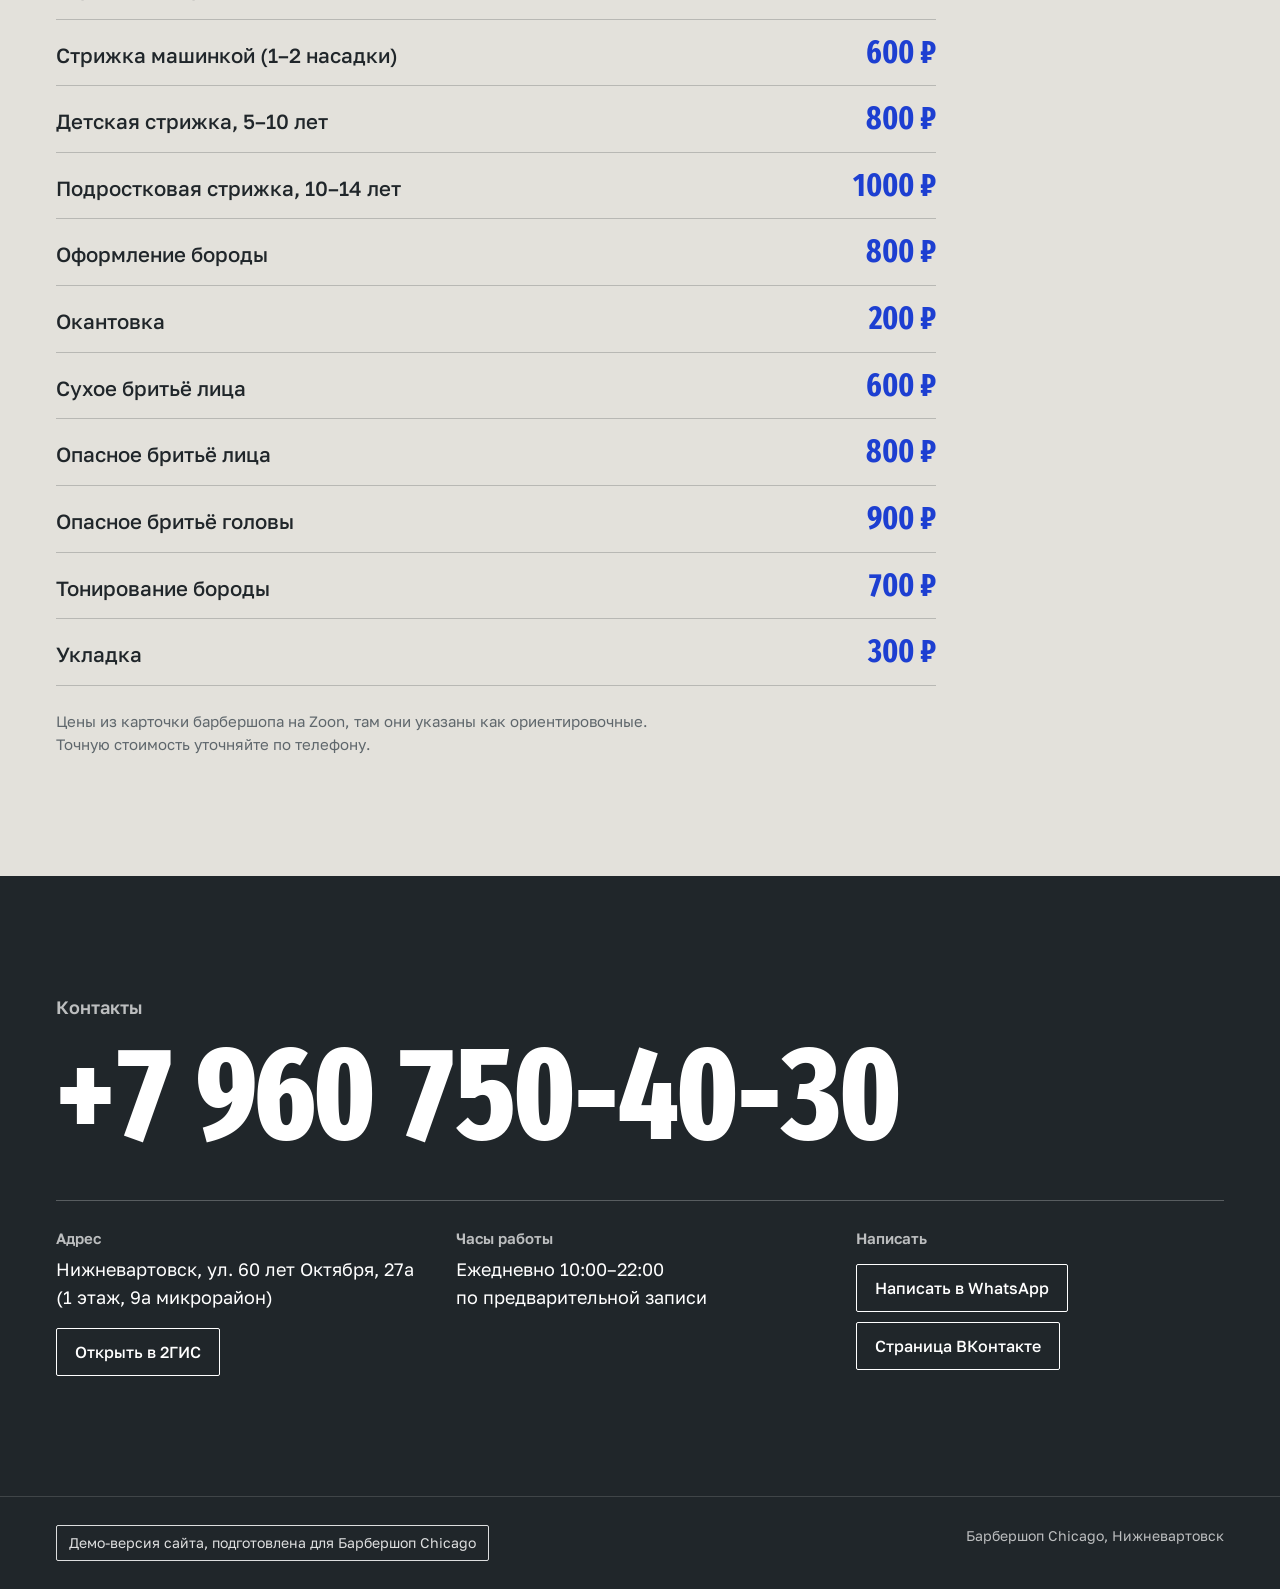
<file: barbershop-chicago-nv/index.html>
<!doctype html>
<html lang="ru" class="no-js">
<head>
<meta charset="utf-8">
<meta name="viewport" content="width=device-width, initial-scale=1, viewport-fit=cover">
<meta name="robots" content="noindex, nofollow">
<title>Барбершоп Chicago — Нижневартовск</title>
<meta name="description" content="Барбершоп в Нижневартовске. Мужские стрижки, Детские (5–10 лет) и подростковые (10–14 лет) стрижки, Оформление бороды и окантовка Телефон +7 960 750-40-30.">
<meta name="theme-color" content="#1D3FD1">
<meta name="format-detection" content="telephone=no">
<link rel="preload" href="assets/fonts/fira-sans-extra-condensed-cyrillic-800-normal.woff2" as="font" type="font/woff2" crossorigin>
<link rel="preload" href="assets/fonts/golos-text-cyrillic-400-normal.woff2" as="font" type="font/woff2" crossorigin>
<link rel="stylesheet" href="assets/site.css">
<script>document.documentElement.className='js';</script>
</head>
<body class="theme-kalibr">
<a class="skip" href="#main">К содержанию</a>

<header class="top">
  <div class="wrap top__in">
    <a class="top__brand" href="#top">Барбершоп Chicago</a>
    <nav class="top__nav" aria-label="Разделы"><a href="#uslugi">Услуги</a><a href="#foto">Фото</a><a href="#ceny">Цены</a><a href="#kontakty">Контакты</a></nav>
    <a class="top__phone" href="tel:+79607504030">+7 960 750-40-30</a>
  </div>
</header>

<main id="main">
  <section class="hero" id="top">
    <div class="wrap hero__in">
      <div class="hero__text">
        <p class="hero__kicker" data-hero="1">Стрижки, борода и бритьё</p>
        <h1 class="hero__title title--long" data-hero="2">Барбершоп Chicago</h1>
        <div class="dim" aria-hidden="true" data-hero="3"><i class="dim__t"></i><span class="dim__label">Нижневартовск</span><i class="dim__t"></i></div>
        <p class="hero__lead" data-hero="4">Стрижка, оформление бороды и бритьё опасной бритвой. Запись по телефону, в WhatsApp или онлайн.</p>
        <div class="hero__actions" data-hero="6">
          <a class="btn btn--primary" href="tel:+79607504030"><span class="btn__label">Позвонить</span><span class="btn__sub">+7 960 750-40-30</span></a>
          <a class="btn btn--ghost" href="https://wa.me/79607504030" target="_blank" rel="noopener">Написать в WhatsApp</a>
        </div>
      </div>
      <div class="hero__art hero__art--kalibr" data-hero="art"><div class="stamp"><div class="stamp__row"><span class="stamp__k">Адрес</span><span class="stamp__v">Нижневартовск, ул. 60 лет Октября, 27а (1 этаж, 9а микрорайон)</span></div><div class="stamp__row"><span class="stamp__k">Часы работы</span><span class="stamp__v">Ежедневно 10:00–22:00<br>по предварительной записи</span></div><div class="stamp__row"><span class="stamp__k">Телефон</span><span class="stamp__v"><a href="tel:+79607504030">+7 960 750-40-30</a></span></div></div></div>
    </div>
  </section>
  <figure class="band" data-reveal><img src="assets/img/hero-1.jpg" alt="Зал барбершопа: кресла с хромом и большие зеркала в деревянных рамах" width="1500" height="1000" loading="lazy" decoding="async" sizes="100vw"></figure>

  <section class="sec sec--services" id="uslugi">
    <div class="wrap">
      <h2 class="sec__title" data-reveal>Услуги</h2>
      <ul class="services" data-reveal><li class="services__item"><svg class="check" viewBox="0 0 28 28" aria-hidden="true"><circle cx="14" cy="14" r="14"/><path d="M8.5 14.5l3.8 3.8 7.4-8.3"/></svg><span>Мужские стрижки</span></li>
<li class="services__item"><svg class="check" viewBox="0 0 28 28" aria-hidden="true"><circle cx="14" cy="14" r="14"/><path d="M8.5 14.5l3.8 3.8 7.4-8.3"/></svg><span>Детские (5–10 лет) и подростковые (10–14 лет) стрижки</span></li>
<li class="services__item"><svg class="check" viewBox="0 0 28 28" aria-hidden="true"><circle cx="14" cy="14" r="14"/><path d="M8.5 14.5l3.8 3.8 7.4-8.3"/></svg><span>Оформление бороды и окантовка</span></li>
<li class="services__item"><svg class="check" viewBox="0 0 28 28" aria-hidden="true"><circle cx="14" cy="14" r="14"/><path d="M8.5 14.5l3.8 3.8 7.4-8.3"/></svg><span>Бритьё лица и головы — сухое и опасной бритвой</span></li>
<li class="services__item"><svg class="check" viewBox="0 0 28 28" aria-hidden="true"><circle cx="14" cy="14" r="14"/><path d="M8.5 14.5l3.8 3.8 7.4-8.3"/></svg><span>Тонирование головы и бороды</span></li>
<li class="services__item"><svg class="check" viewBox="0 0 28 28" aria-hidden="true"><circle cx="14" cy="14" r="14"/><path d="M8.5 14.5l3.8 3.8 7.4-8.3"/></svg><span>Укладка и работа воском</span></li></ul>
    </div>
  </section>

  <section class="sec sec--facts sec--alt" id="pochemu-my">
    <div class="wrap">
      <h2 class="sec__title" data-reveal>Почему мы</h2>
      <ul class="facts" data-reveal><li class="facts__item facts__item--rating"><span class="facts__num">5,0</span>Рейтинг по отзывам: 2ГИС, 606 оценок, 510 отзывов</li>
<li class="facts__item">Отметка «Премия 2ГИС» в карточке</li>
<li class="facts__item">Онлайн-запись — на n230196.yclients.com</li>
<li class="facts__item">Стрижём детей с 5 лет и подростков</li></ul>
    </div>
  </section>

  <section class="sec sec--gallery" id="foto">
    <div class="wrap">
      <h2 class="sec__title" data-reveal>Стрижка и бритьё</h2>
      <div class="gallery" data-reveal><figure class="gallery__item"><span class="gallery__frame"><img src="assets/img/work-1.jpg" alt="Мастер подравнивает волосы ножницами по расчёске" width="800" height="1000" loading="lazy" decoding="async" sizes="(min-width:960px) 33vw, 50vw"></span><figcaption class="gallery__cap">Мужская стрижка</figcaption></figure>
<figure class="gallery__item"><span class="gallery__frame"><img src="assets/img/work-2.jpg" alt="Мастер подстригает бороду ножницами, чёрно-белое фото" width="800" height="1204" loading="lazy" decoding="async" sizes="(min-width:960px) 33vw, 50vw"></span><figcaption class="gallery__cap">Оформление бороды</figcaption></figure>
<figure class="gallery__item"><span class="gallery__frame"><img src="assets/img/work-3.jpg" alt="Мастер наносит пену для бритья на лицо клиента" width="800" height="1200" loading="lazy" decoding="async" sizes="(min-width:960px) 33vw, 50vw"></span><figcaption class="gallery__cap">Бритьё лица</figcaption></figure>
<figure class="gallery__item"><span class="gallery__frame"><img src="assets/img/work-4.jpg" alt="Мастер работает опасной бритвой и расчёской" width="800" height="1200" loading="lazy" decoding="async" sizes="(min-width:960px) 33vw, 50vw"></span><figcaption class="gallery__cap">Работа опасной бритвой</figcaption></figure>
<figure class="gallery__item"><span class="gallery__frame"><img src="assets/img/work-5.jpg" alt="Мастер в чёрных перчатках стрижёт ножницами по расчёске" width="800" height="1200" loading="lazy" decoding="async" sizes="(min-width:960px) 33vw, 50vw"></span><figcaption class="gallery__cap">Стрижка ножницами</figcaption></figure>
<figure class="gallery__item"><span class="gallery__frame"><img src="assets/img/work-6.jpg" alt="Опасная бритва, помазок и чаша для пены" width="900" height="600" loading="lazy" decoding="async" sizes="(min-width:960px) 33vw, 50vw"></span><figcaption class="gallery__cap">Помазок и бритва</figcaption></figure></div>
    </div>
  </section>

  <section class="sec sec--steps sec--alt" id="kak-zakazat">
    <div class="wrap">
      <h2 class="sec__title" data-reveal>Как записаться</h2>
      <ol class="steps" data-reveal><li class="steps__item"><span class="steps__num">1</span><h3 class="steps__title">Запишитесь</h3><p class="steps__text">По телефону, в WhatsApp или онлайн на n230196.yclients.com.</p></li>
<li class="steps__item"><span class="steps__num">2</span><h3 class="steps__title">Выберите время</h3><p class="steps__text">Работаем ежедневно с 10:00 до 22:00, по предварительной записи.</p></li>
<li class="steps__item"><span class="steps__num">3</span><h3 class="steps__title">Приходите на 60 лет Октября, 27а</h3><p class="steps__text">1 этаж, 9а микрорайон.</p></li></ol>
    </div>
  </section>

  <section class="sec sec--prices" id="ceny">
    <div class="wrap">
      <h2 class="sec__title" data-reveal>Цены</h2>
      <div class="prices" data-reveal>
        <dl class="prices__list"><div class="prices__row"><dt>Мужская стрижка</dt><dd>1200 ₽</dd></div>
<div class="prices__row"><dt>Стрижка + борода</dt><dd>1800 ₽</dd></div>
<div class="prices__row"><dt>Стрижка машинкой (1–2 насадки)</dt><dd>600 ₽</dd></div>
<div class="prices__row"><dt>Детская стрижка, 5–10 лет</dt><dd>800 ₽</dd></div>
<div class="prices__row"><dt>Подростковая стрижка, 10–14 лет</dt><dd>1000 ₽</dd></div>
<div class="prices__row"><dt>Оформление бороды</dt><dd>800 ₽</dd></div>
<div class="prices__row"><dt>Окантовка</dt><dd>200 ₽</dd></div>
<div class="prices__row"><dt>Сухое бритьё лица</dt><dd>600 ₽</dd></div>
<div class="prices__row"><dt>Опасное бритьё лица</dt><dd>800 ₽</dd></div>
<div class="prices__row"><dt>Опасное бритьё головы</dt><dd>900 ₽</dd></div>
<div class="prices__row"><dt>Тонирование бороды</dt><dd>700 ₽</dd></div>
<div class="prices__row"><dt>Укладка</dt><dd>300 ₽</dd></div></dl>
        <p class="prices__note">Цены из карточки барбершопа на Zoon, там они указаны как ориентировочные. Точную стоимость уточняйте по телефону.</p>
      </div>
    </div>
  </section>

  <section class="sec sec--contacts" id="kontakty">
    <div class="wrap contacts">
      <h2 class="sec__title" data-reveal>Контакты</h2>
      <a class="contacts__phone" href="tel:+79607504030" data-reveal>+7 960 750-40-30</a>
      <div class="contacts__grid" data-reveal>
        <div class="contacts__item">
          <h3 class="contacts__label">Адрес</h3>
          <p class="contacts__value">Нижневартовск, ул. 60 лет Октября, 27а (1 этаж, 9а микрорайон)</p>
          <p class="contacts__links"><a href="https://2gis.ru/nizhnevartovsk/firm/70000001037537449" target="_blank" rel="noopener">Открыть в 2ГИС</a></p>
        </div>
        <div class="contacts__item">
          <h3 class="contacts__label">Часы работы</h3>
          <p class="contacts__value contacts__hours">Ежедневно 10:00–22:00<br>по предварительной записи</p>
        </div>
        <div class="contacts__item">
          <h3 class="contacts__label">Написать</h3>
          <p class="contacts__links"><a href="https://wa.me/79607504030" target="_blank" rel="noopener">Написать в WhatsApp</a>
<a href="https://vk.com/chicago_barbershop" target="_blank" rel="noopener">Страница ВКонтакте</a></p>
        </div>
      </div>
    </div>
  </section>
</main>

<footer class="foot">
  <div class="wrap foot__in">
    <p class="foot__badge">Демо-версия сайта, подготовлена для Барбершоп Chicago</p>
    <p class="foot__copy">Барбершоп Chicago, Нижневартовск</p>
  </div>
</footer>

<nav class="dock" aria-label="Быстрая связь">
  <a class="dock__btn dock__btn--call" href="tel:+79607504030">Позвонить</a>
  <a class="dock__btn dock__btn--msg" href="https://wa.me/79607504030" target="_blank" rel="noopener">WhatsApp</a>
</nav>

<script src="assets/site.js" defer></script>
</body>
</html>
</file>
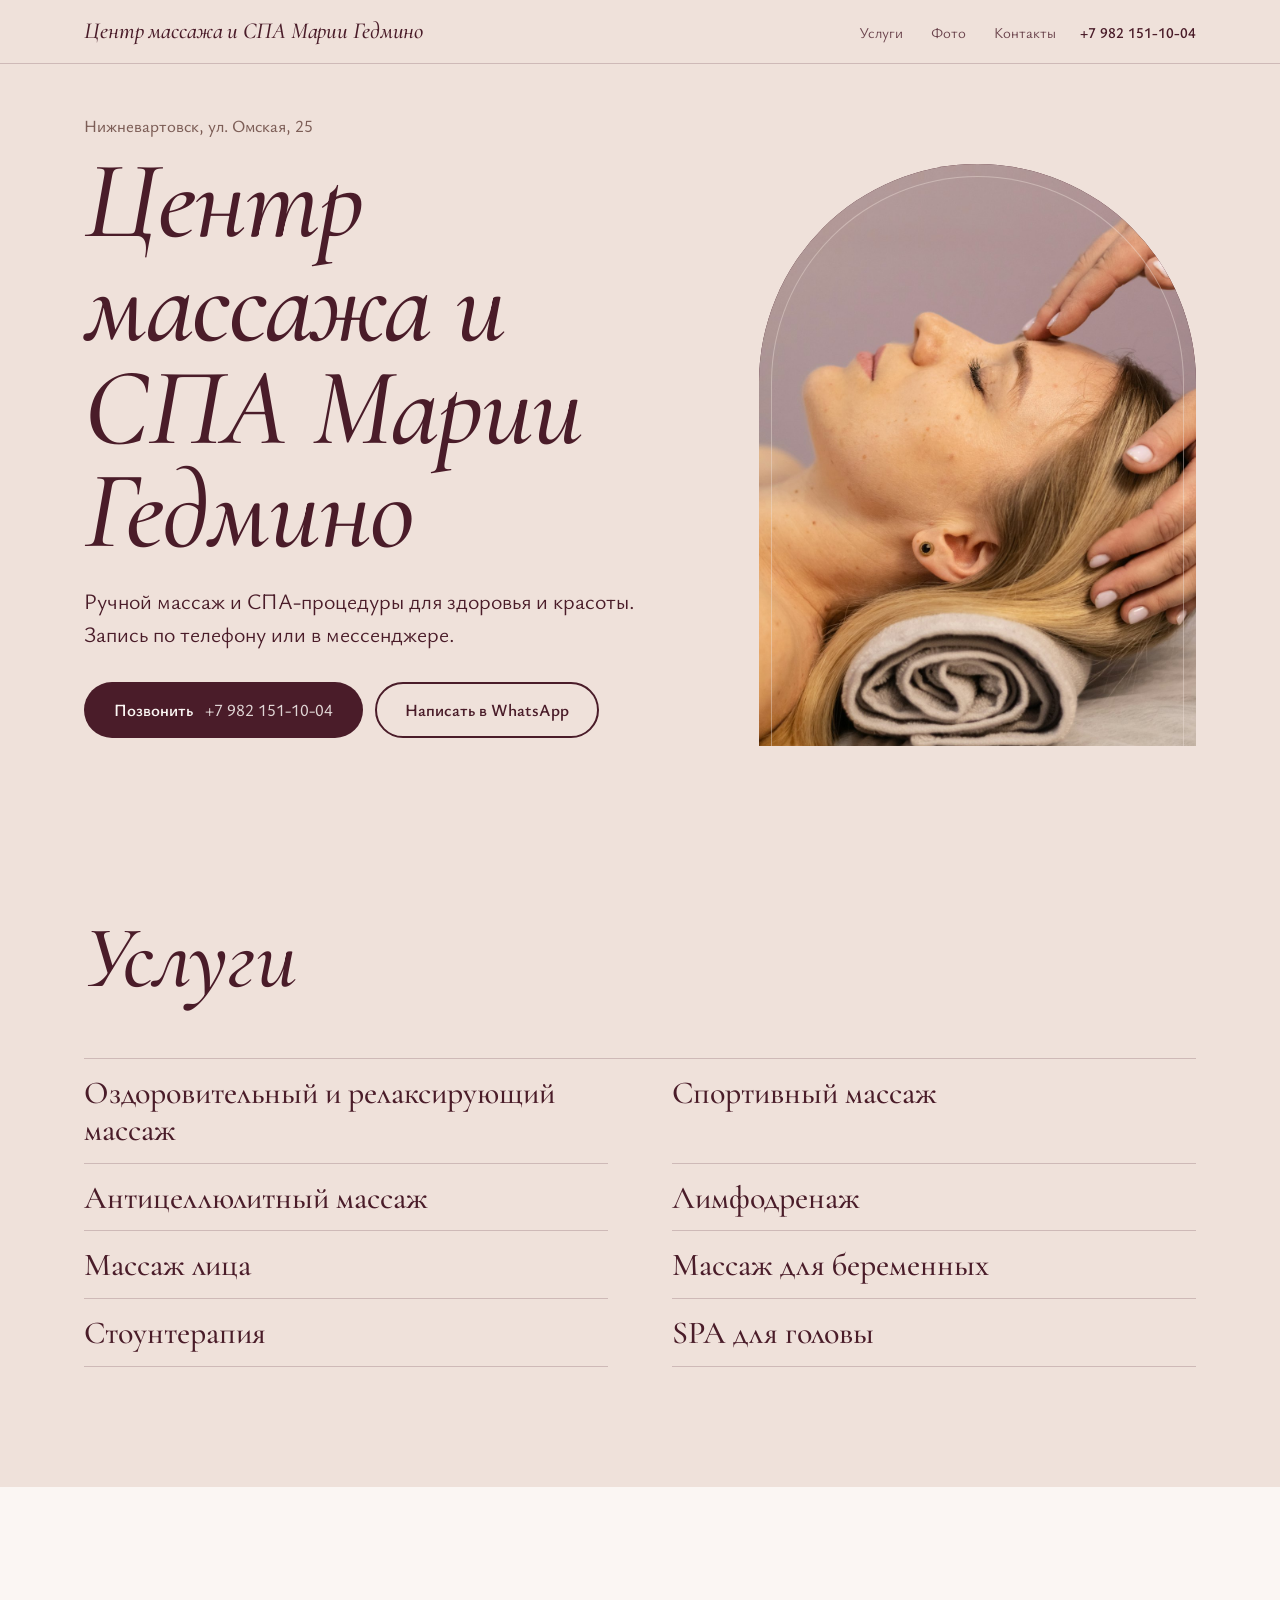
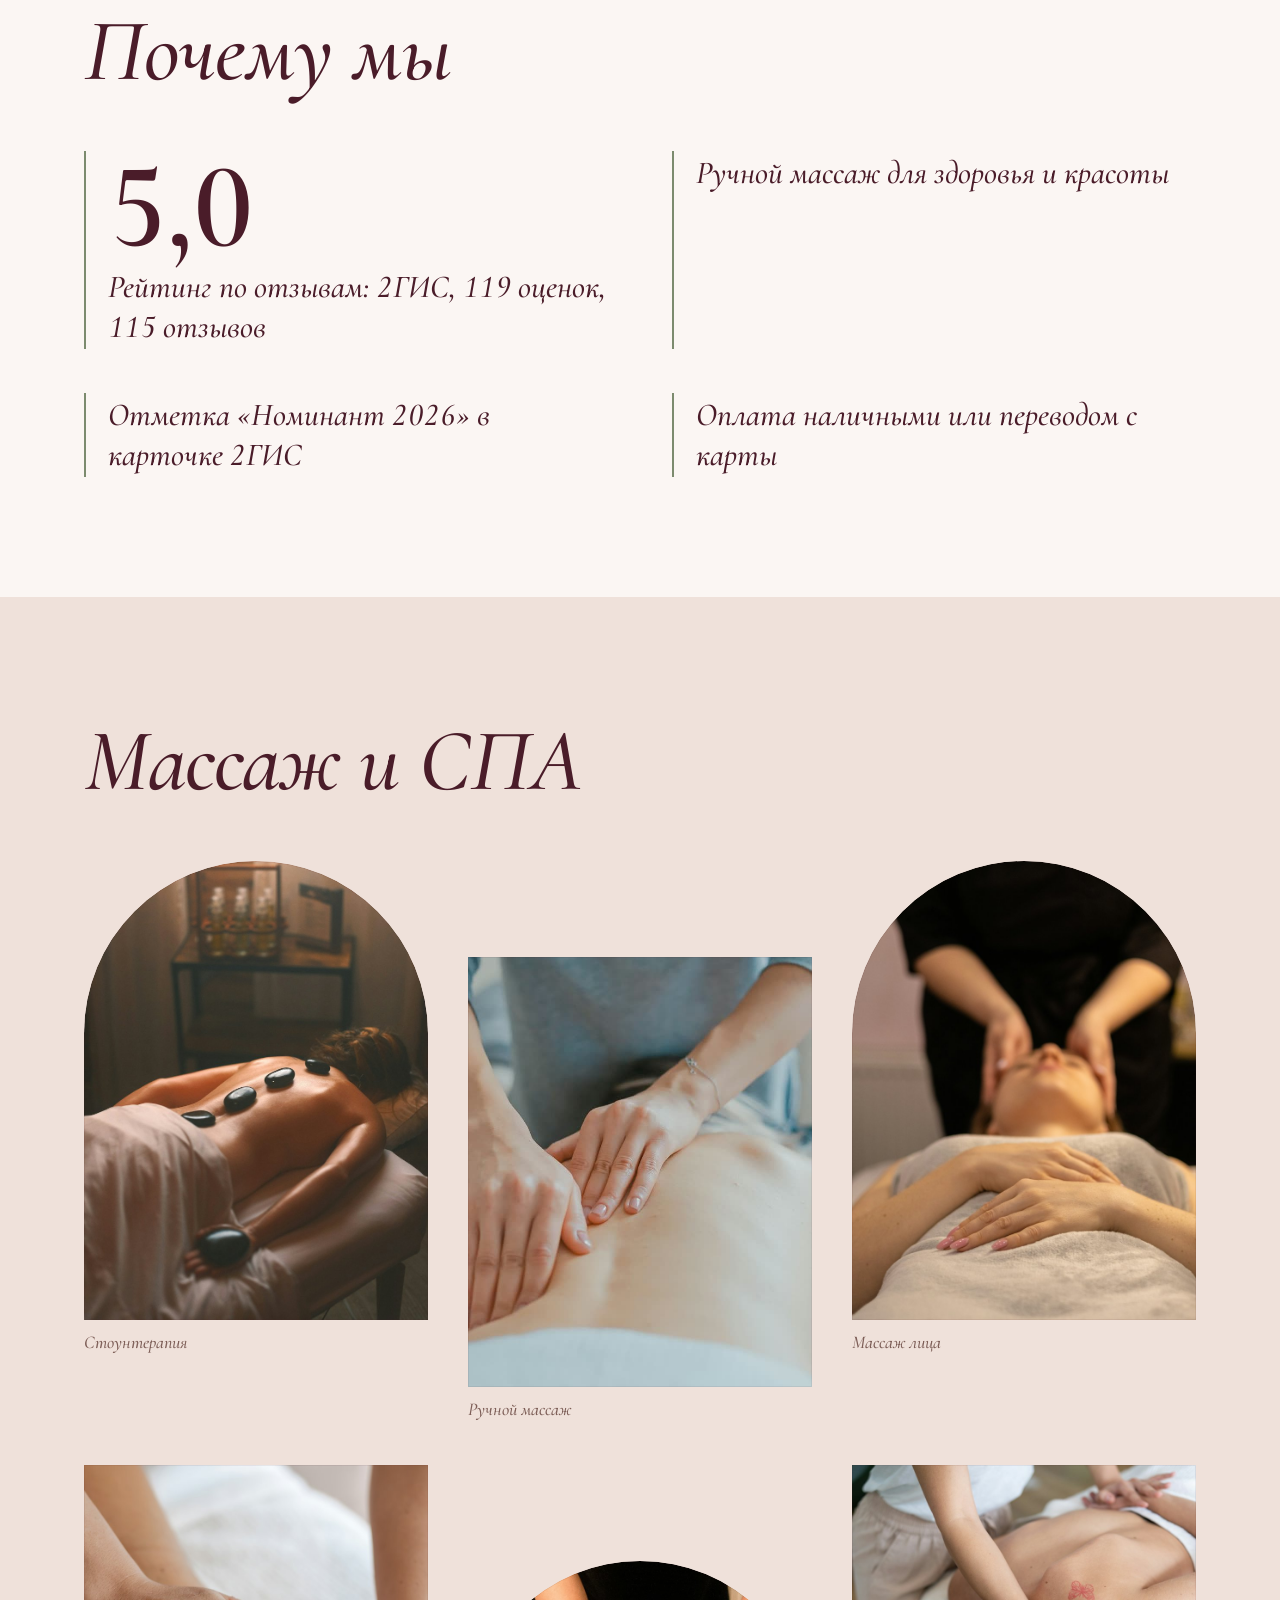
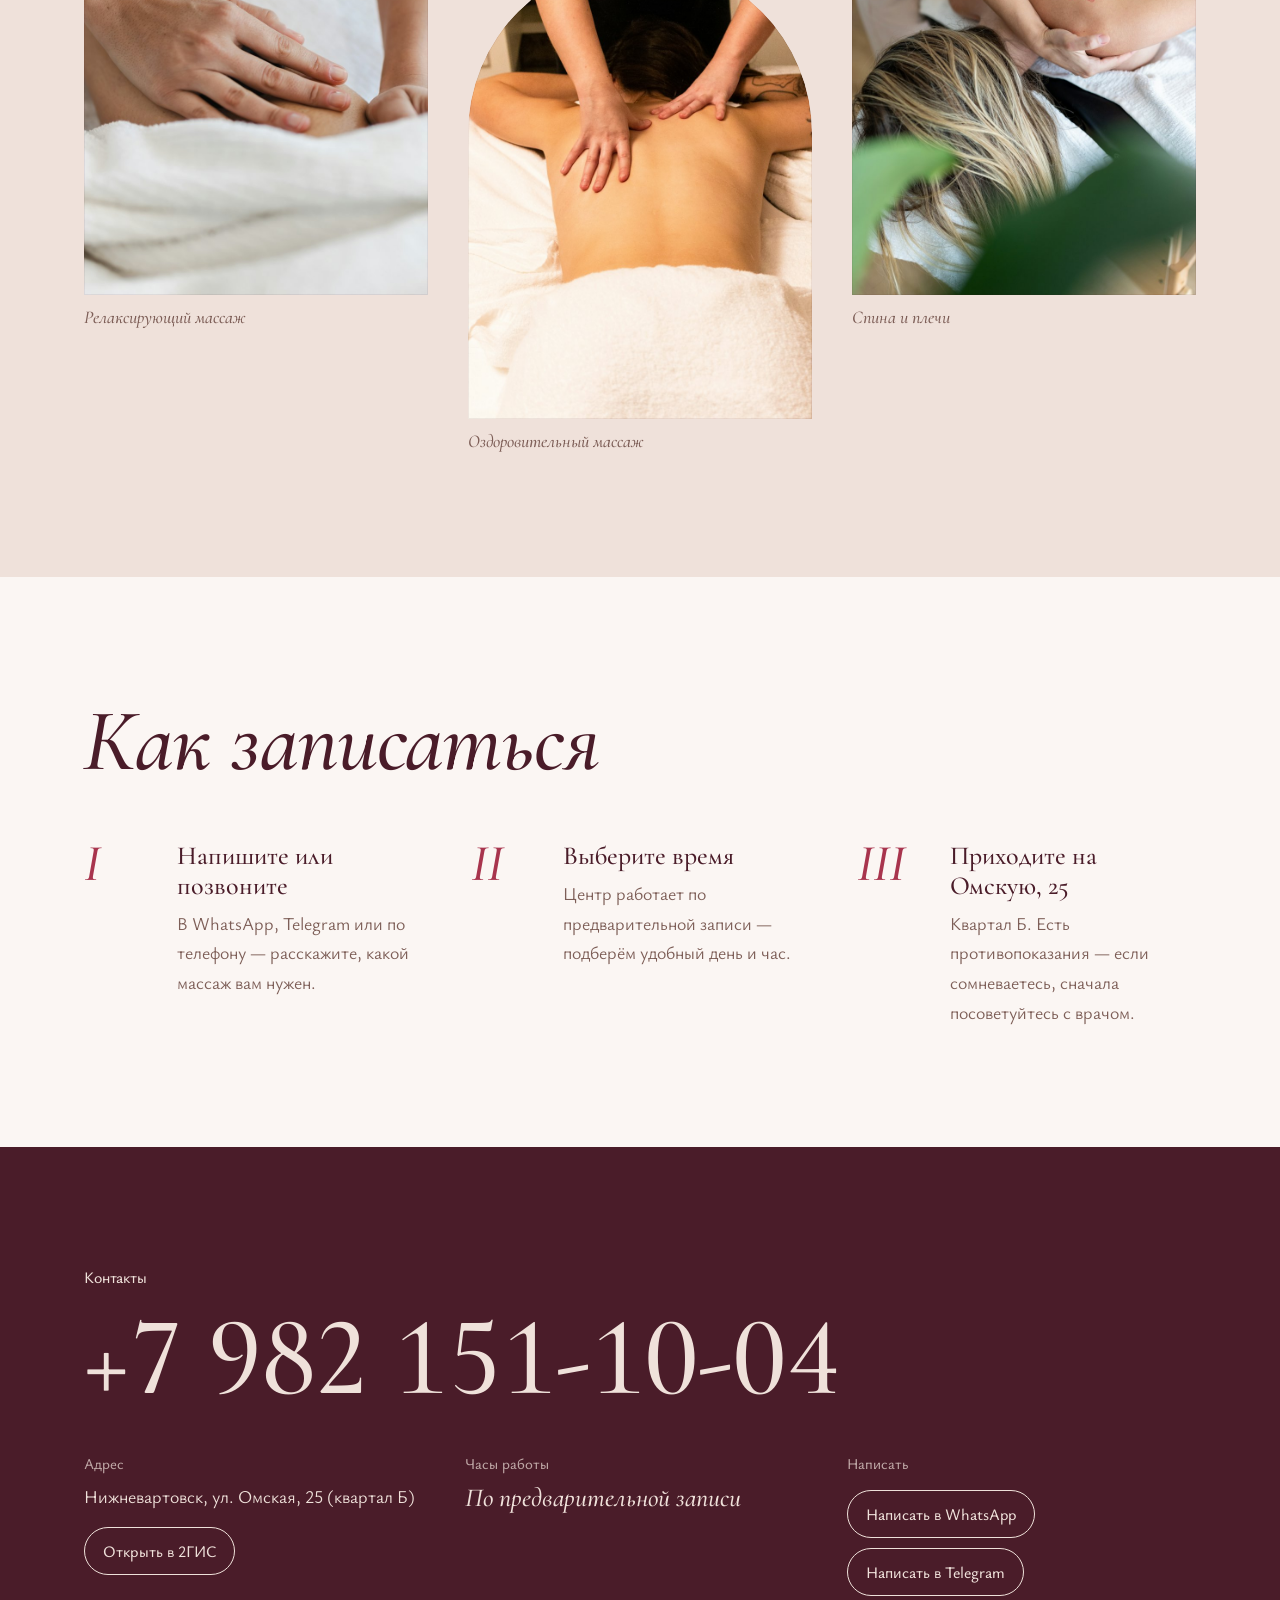
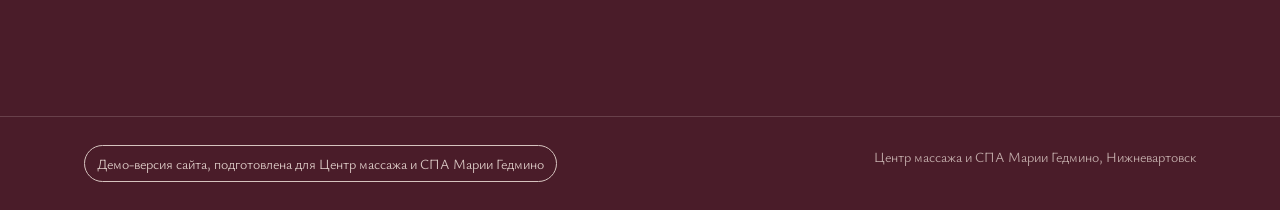
<file: centr-massazha-gedmino/index.html>
<!doctype html>
<html lang="ru" class="no-js">
<head>
<meta charset="utf-8">
<meta name="viewport" content="width=device-width, initial-scale=1, viewport-fit=cover">
<meta name="robots" content="noindex, nofollow">
<title>Центр массажа и СПА Марии Гедмино — Нижневартовск</title>
<meta name="description" content="Массаж в Нижневартовске. Оздоровительный и релаксирующий массаж, Спортивный массаж, Антицеллюлитный массаж Телефон +7 982 151-10-04.">
<meta name="theme-color" content="#EFE1DA">
<meta name="format-detection" content="telephone=no">
<link rel="preload" href="assets/fonts/cormorant-garamond-cyrillic-500-italic.woff2" as="font" type="font/woff2" crossorigin>
<link rel="preload" href="assets/fonts/ysabeau-office-cyrillic-400-normal.woff2" as="font" type="font/woff2" crossorigin>
<link rel="stylesheet" href="assets/site.css">
<script>document.documentElement.className='js';</script>
</head>
<body class="theme-barhat">
<a class="skip" href="#main">К содержанию</a>

<header class="top">
  <div class="wrap top__in">
    <a class="top__brand" href="#top">Центр массажа и СПА Марии Гедмино</a>
    <nav class="top__nav" aria-label="Разделы"><a href="#uslugi">Услуги</a><a href="#foto">Фото</a><a href="#kontakty">Контакты</a></nav>
    <a class="top__phone" href="tel:+79821511004">+7 982 151-10-04</a>
  </div>
</header>

<main id="main">
  <section class="hero" id="top">
    <div class="wrap hero__in">
      <div class="hero__text">
        <p class="hero__kicker" data-hero="1">Нижневартовск, ул. Омская, 25</p>
        <h1 class="hero__title title--long" data-hero="2">Центр массажа и СПА Марии Гедмино</h1>
        <div class="dim" aria-hidden="true" data-hero="3"><i class="dim__t"></i><span class="dim__label">Нижневартовск</span><i class="dim__t"></i></div>
        <p class="hero__lead" data-hero="4">Ручной массаж и СПА-процедуры для здоровья и красоты. Запись по телефону или в мессенджере.</p>
        <div class="hero__actions" data-hero="6">
          <a class="btn btn--primary" href="tel:+79821511004"><span class="btn__label">Позвонить</span><span class="btn__sub">+7 982 151-10-04</span></a>
          <a class="btn btn--ghost" href="https://wa.me/79821511004" target="_blank" rel="noopener">Написать в WhatsApp</a>
        </div>
      </div>
      <div class="hero__art hero__art--barhat" data-hero="art"><figure class="arch"><img src="assets/img/hero-1.jpg" alt="Мастер массирует виски и голову клиентки, лежащей на валике из полотенца" width="1100" height="1650" fetchpriority="high" decoding="async" sizes="(min-width:960px) 40vw, 90vw"></figure></div>
    </div>
  </section>

  <section class="sec sec--services" id="uslugi">
    <div class="wrap">
      <h2 class="sec__title" data-reveal>Услуги</h2>
      <ul class="services" data-reveal><li class="services__item"><svg class="check" viewBox="0 0 28 28" aria-hidden="true"><circle cx="14" cy="14" r="14"/><path d="M8.5 14.5l3.8 3.8 7.4-8.3"/></svg><span>Оздоровительный и релаксирующий массаж</span></li>
<li class="services__item"><svg class="check" viewBox="0 0 28 28" aria-hidden="true"><circle cx="14" cy="14" r="14"/><path d="M8.5 14.5l3.8 3.8 7.4-8.3"/></svg><span>Спортивный массаж</span></li>
<li class="services__item"><svg class="check" viewBox="0 0 28 28" aria-hidden="true"><circle cx="14" cy="14" r="14"/><path d="M8.5 14.5l3.8 3.8 7.4-8.3"/></svg><span>Антицеллюлитный массаж</span></li>
<li class="services__item"><svg class="check" viewBox="0 0 28 28" aria-hidden="true"><circle cx="14" cy="14" r="14"/><path d="M8.5 14.5l3.8 3.8 7.4-8.3"/></svg><span>Лимфодренаж</span></li>
<li class="services__item"><svg class="check" viewBox="0 0 28 28" aria-hidden="true"><circle cx="14" cy="14" r="14"/><path d="M8.5 14.5l3.8 3.8 7.4-8.3"/></svg><span>Массаж лица</span></li>
<li class="services__item"><svg class="check" viewBox="0 0 28 28" aria-hidden="true"><circle cx="14" cy="14" r="14"/><path d="M8.5 14.5l3.8 3.8 7.4-8.3"/></svg><span>Массаж для беременных</span></li>
<li class="services__item"><svg class="check" viewBox="0 0 28 28" aria-hidden="true"><circle cx="14" cy="14" r="14"/><path d="M8.5 14.5l3.8 3.8 7.4-8.3"/></svg><span>Стоунтерапия</span></li>
<li class="services__item"><svg class="check" viewBox="0 0 28 28" aria-hidden="true"><circle cx="14" cy="14" r="14"/><path d="M8.5 14.5l3.8 3.8 7.4-8.3"/></svg><span>SPA для головы</span></li></ul>
    </div>
  </section>

  <section class="sec sec--facts sec--alt" id="pochemu-my">
    <div class="wrap">
      <h2 class="sec__title" data-reveal>Почему мы</h2>
      <ul class="facts" data-reveal><li class="facts__item facts__item--rating"><span class="facts__num">5,0</span>Рейтинг по отзывам: 2ГИС, 119 оценок, 115 отзывов</li>
<li class="facts__item">Ручной массаж для здоровья и красоты</li>
<li class="facts__item">Отметка «Номинант 2026» в карточке 2ГИС</li>
<li class="facts__item">Оплата наличными или переводом с карты</li></ul>
    </div>
  </section>

  <section class="sec sec--gallery" id="foto">
    <div class="wrap">
      <h2 class="sec__title" data-reveal>Массаж и СПА</h2>
      <div class="gallery" data-reveal><figure class="gallery__item"><span class="gallery__frame"><img src="assets/img/work-1.jpg" alt="Гладкие тёмные камни на спине клиентки на массажном столе" width="800" height="1067" loading="lazy" decoding="async" sizes="(min-width:960px) 33vw, 50vw"></span><figcaption class="gallery__cap">Стоунтерапия</figcaption></figure>
<figure class="gallery__item"><span class="gallery__frame"><img src="assets/img/work-2.jpg" alt="Ладони массажиста на пояснице клиента" width="630" height="1000" loading="lazy" decoding="async" sizes="(min-width:960px) 33vw, 50vw"></span><figcaption class="gallery__cap">Ручной массаж</figcaption></figure>
<figure class="gallery__item"><span class="gallery__frame"><img src="assets/img/work-3.jpg" alt="Мастер массирует лицо клиентки, укрытой полотенцем" width="800" height="1144" loading="lazy" decoding="async" sizes="(min-width:960px) 33vw, 50vw"></span><figcaption class="gallery__cap">Массаж лица</figcaption></figure>
<figure class="gallery__item"><span class="gallery__frame"><img src="assets/img/work-4.jpg" alt="Руки массажиста на ноге клиента под белым полотенцем" width="800" height="1200" loading="lazy" decoding="async" sizes="(min-width:960px) 33vw, 50vw"></span><figcaption class="gallery__cap">Релаксирующий массаж</figcaption></figure>
<figure class="gallery__item"><span class="gallery__frame"><img src="assets/img/work-5.jpg" alt="Массажист разминает плечи и верх спины" width="800" height="1200" loading="lazy" decoding="async" sizes="(min-width:960px) 33vw, 50vw"></span><figcaption class="gallery__cap">Оздоровительный массаж</figcaption></figure>
<figure class="gallery__item"><span class="gallery__frame"><img src="assets/img/work-6.jpg" alt="Массажист работает с плечом клиентки, на переднем плане листья растения" width="800" height="1200" loading="lazy" decoding="async" sizes="(min-width:960px) 33vw, 50vw"></span><figcaption class="gallery__cap">Спина и плечи</figcaption></figure></div>
    </div>
  </section>

  <section class="sec sec--steps sec--alt" id="kak-zakazat">
    <div class="wrap">
      <h2 class="sec__title" data-reveal>Как записаться</h2>
      <ol class="steps" data-reveal><li class="steps__item"><span class="steps__num">1</span><h3 class="steps__title">Напишите или позвоните</h3><p class="steps__text">В WhatsApp, Telegram или по телефону — расскажите, какой массаж вам нужен.</p></li>
<li class="steps__item"><span class="steps__num">2</span><h3 class="steps__title">Выберите время</h3><p class="steps__text">Центр работает по предварительной записи — подберём удобный день и час.</p></li>
<li class="steps__item"><span class="steps__num">3</span><h3 class="steps__title">Приходите на Омскую, 25</h3><p class="steps__text">Квартал Б. Есть противопоказания — если сомневаетесь, сначала посоветуйтесь с врачом.</p></li></ol>
    </div>
  </section>

  <section class="sec sec--contacts" id="kontakty">
    <div class="wrap contacts">
      <h2 class="sec__title" data-reveal>Контакты</h2>
      <a class="contacts__phone" href="tel:+79821511004" data-reveal>+7 982 151-10-04</a>
      <div class="contacts__grid" data-reveal>
        <div class="contacts__item">
          <h3 class="contacts__label">Адрес</h3>
          <p class="contacts__value">Нижневартовск, ул. Омская, 25 (квартал Б)</p>
          <p class="contacts__links"><a href="https://2gis.ru/nizhnevartovsk/firm/70000001099250670" target="_blank" rel="noopener">Открыть в 2ГИС</a></p>
        </div>
        <div class="contacts__item">
          <h3 class="contacts__label">Часы работы</h3>
          <p class="contacts__value contacts__hours">По предварительной записи</p>
        </div>
        <div class="contacts__item">
          <h3 class="contacts__label">Написать</h3>
          <p class="contacts__links"><a href="https://wa.me/79821511004" target="_blank" rel="noopener">Написать в WhatsApp</a>
<a href="https://t.me/+1h39BcMEDakyOGNi" target="_blank" rel="noopener">Написать в Telegram</a></p>
        </div>
      </div>
    </div>
  </section>
</main>

<footer class="foot">
  <div class="wrap foot__in">
    <p class="foot__badge">Демо-версия сайта, подготовлена для Центр массажа и СПА Марии Гедмино</p>
    <p class="foot__copy">Центр массажа и СПА Марии Гедмино, Нижневартовск</p>
  </div>
</footer>

<nav class="dock" aria-label="Быстрая связь">
  <a class="dock__btn dock__btn--call" href="tel:+79821511004">Позвонить</a>
  <a class="dock__btn dock__btn--msg" href="https://wa.me/79821511004" target="_blank" rel="noopener">WhatsApp</a>
</nav>

<script src="assets/site.js" defer></script>
</body>
</html>
</file>
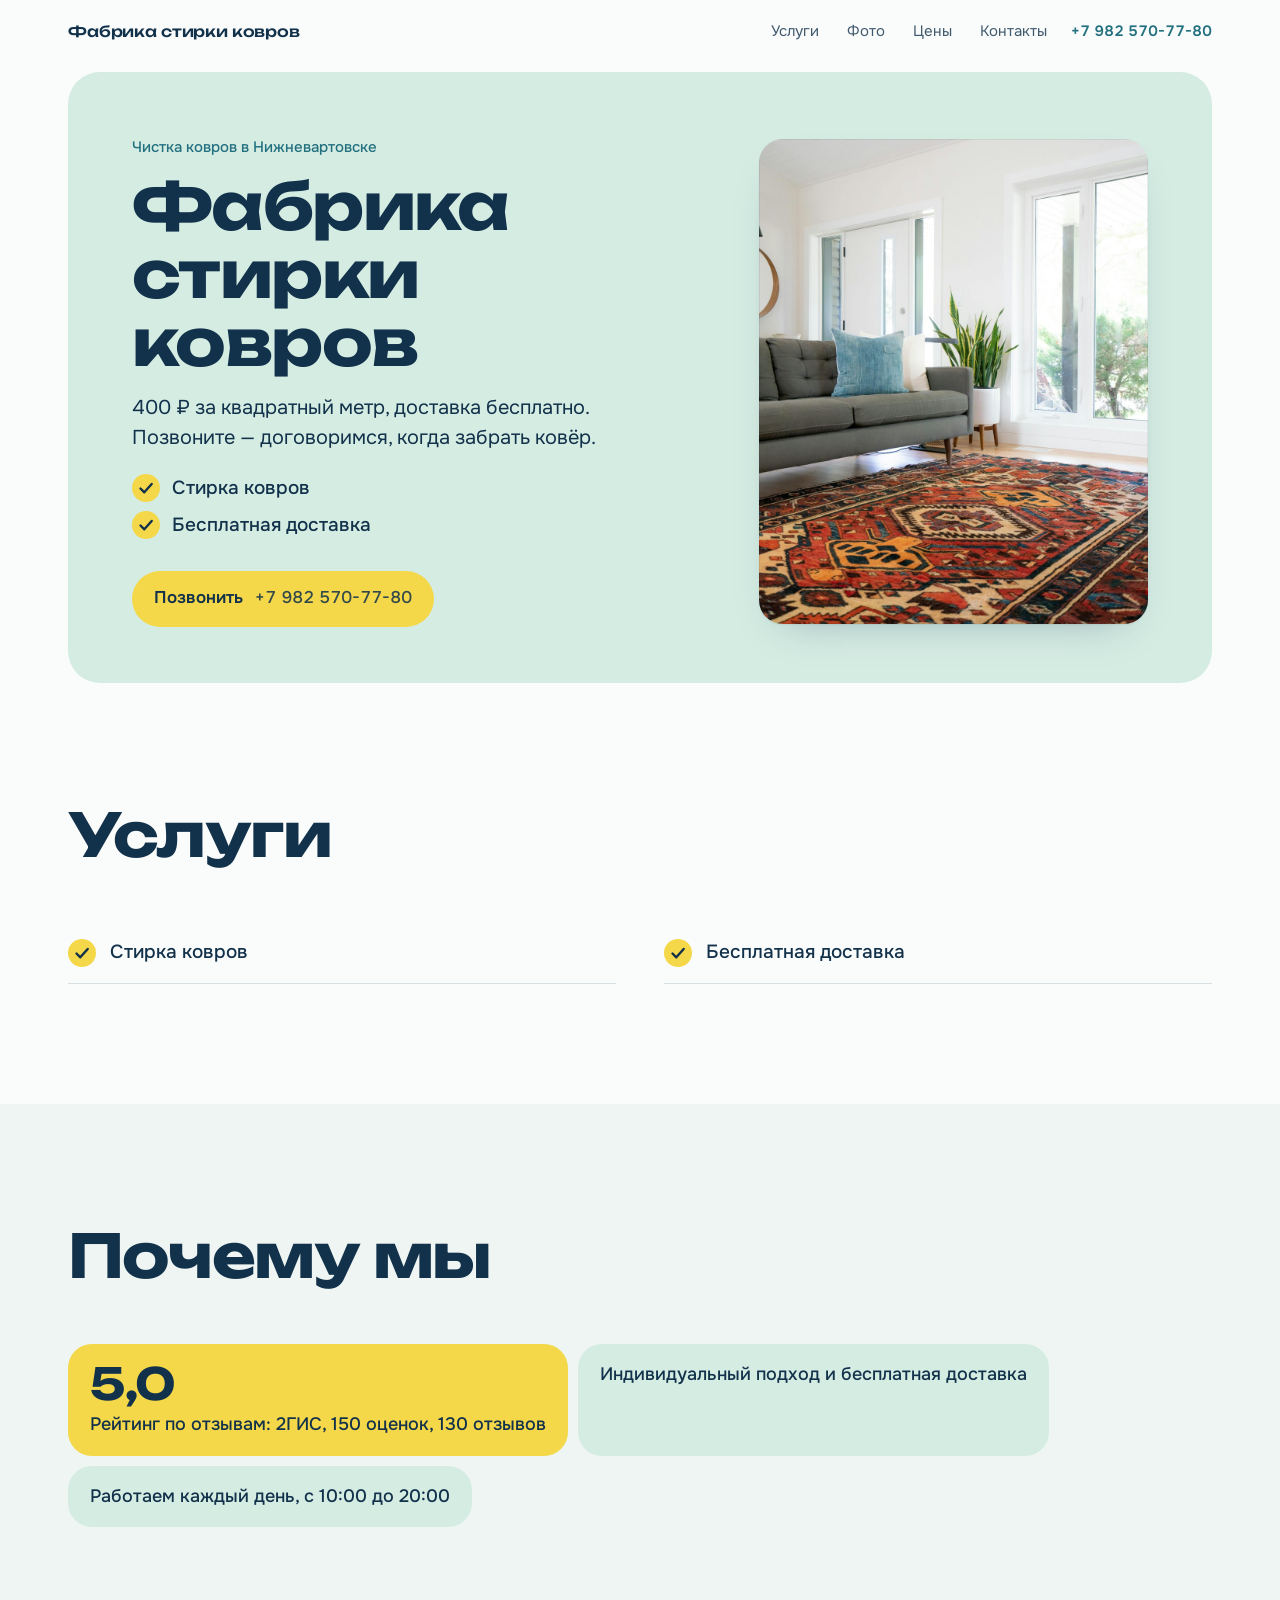
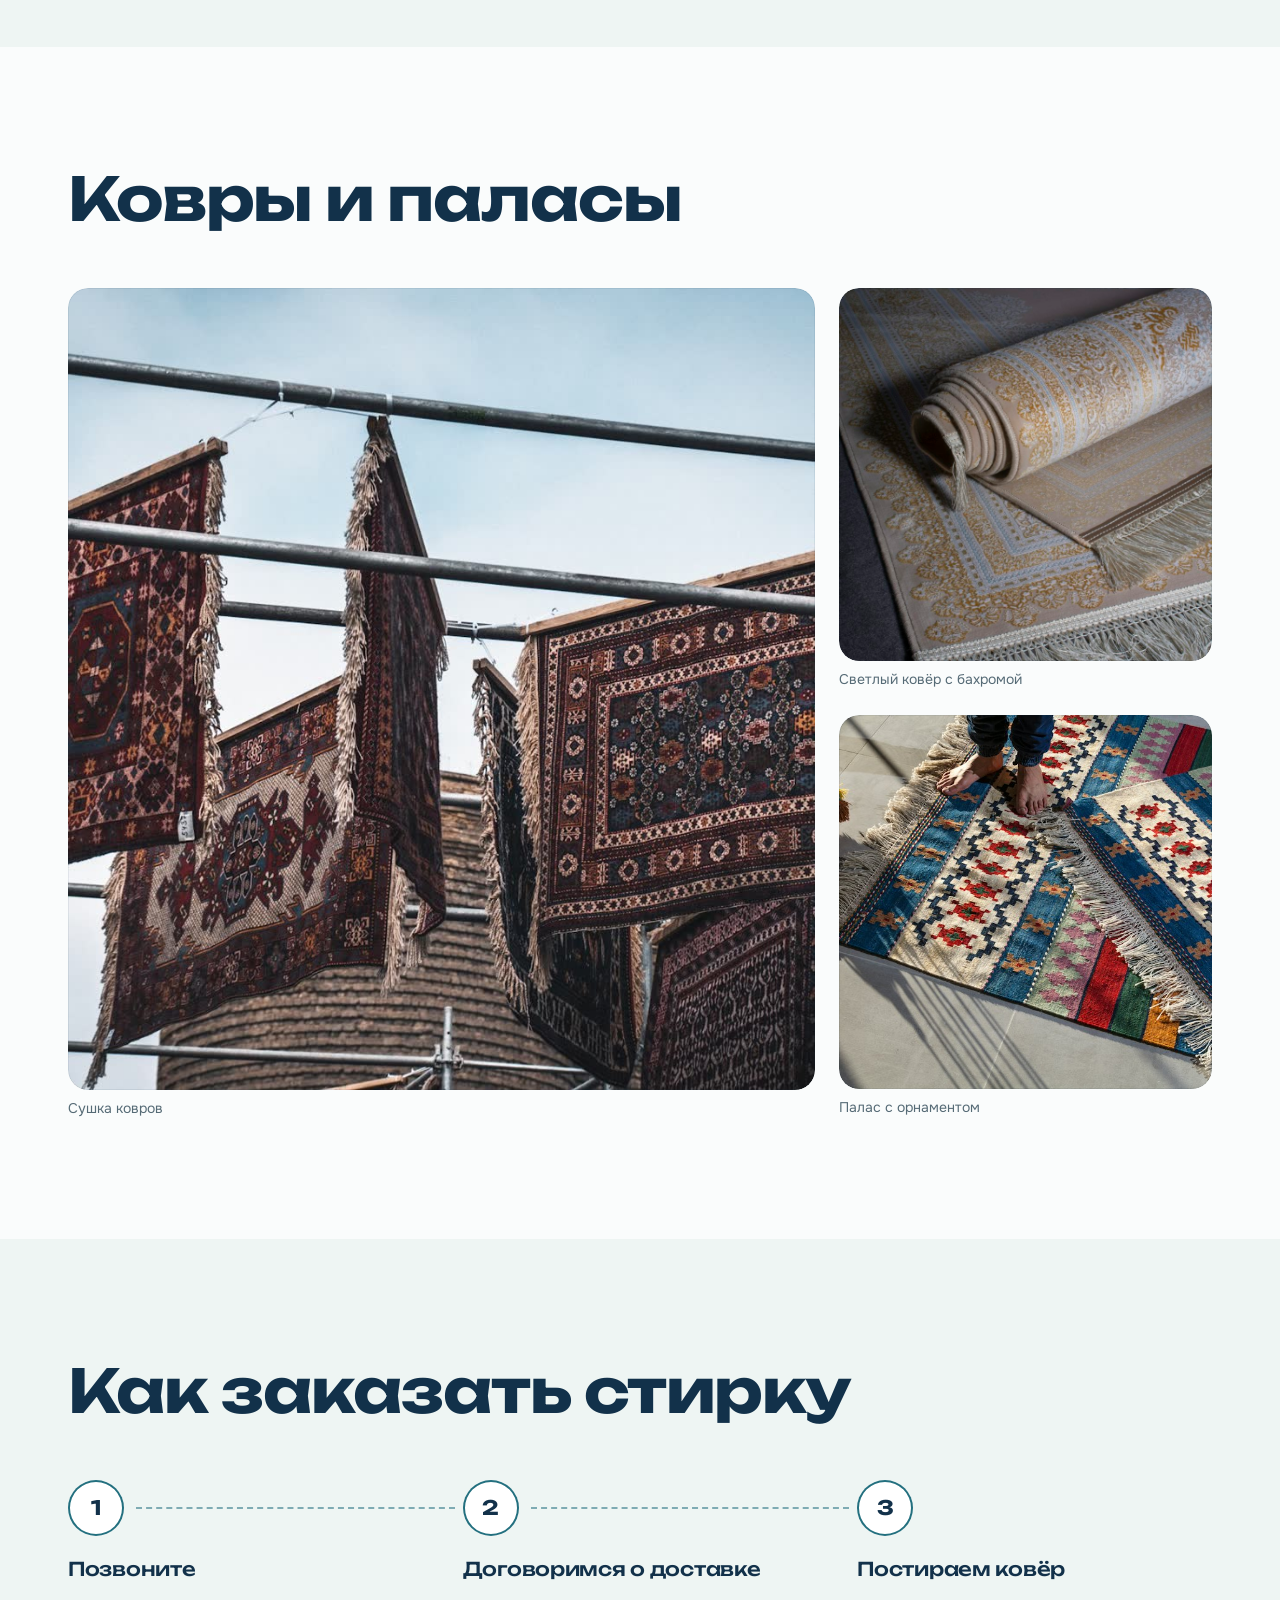
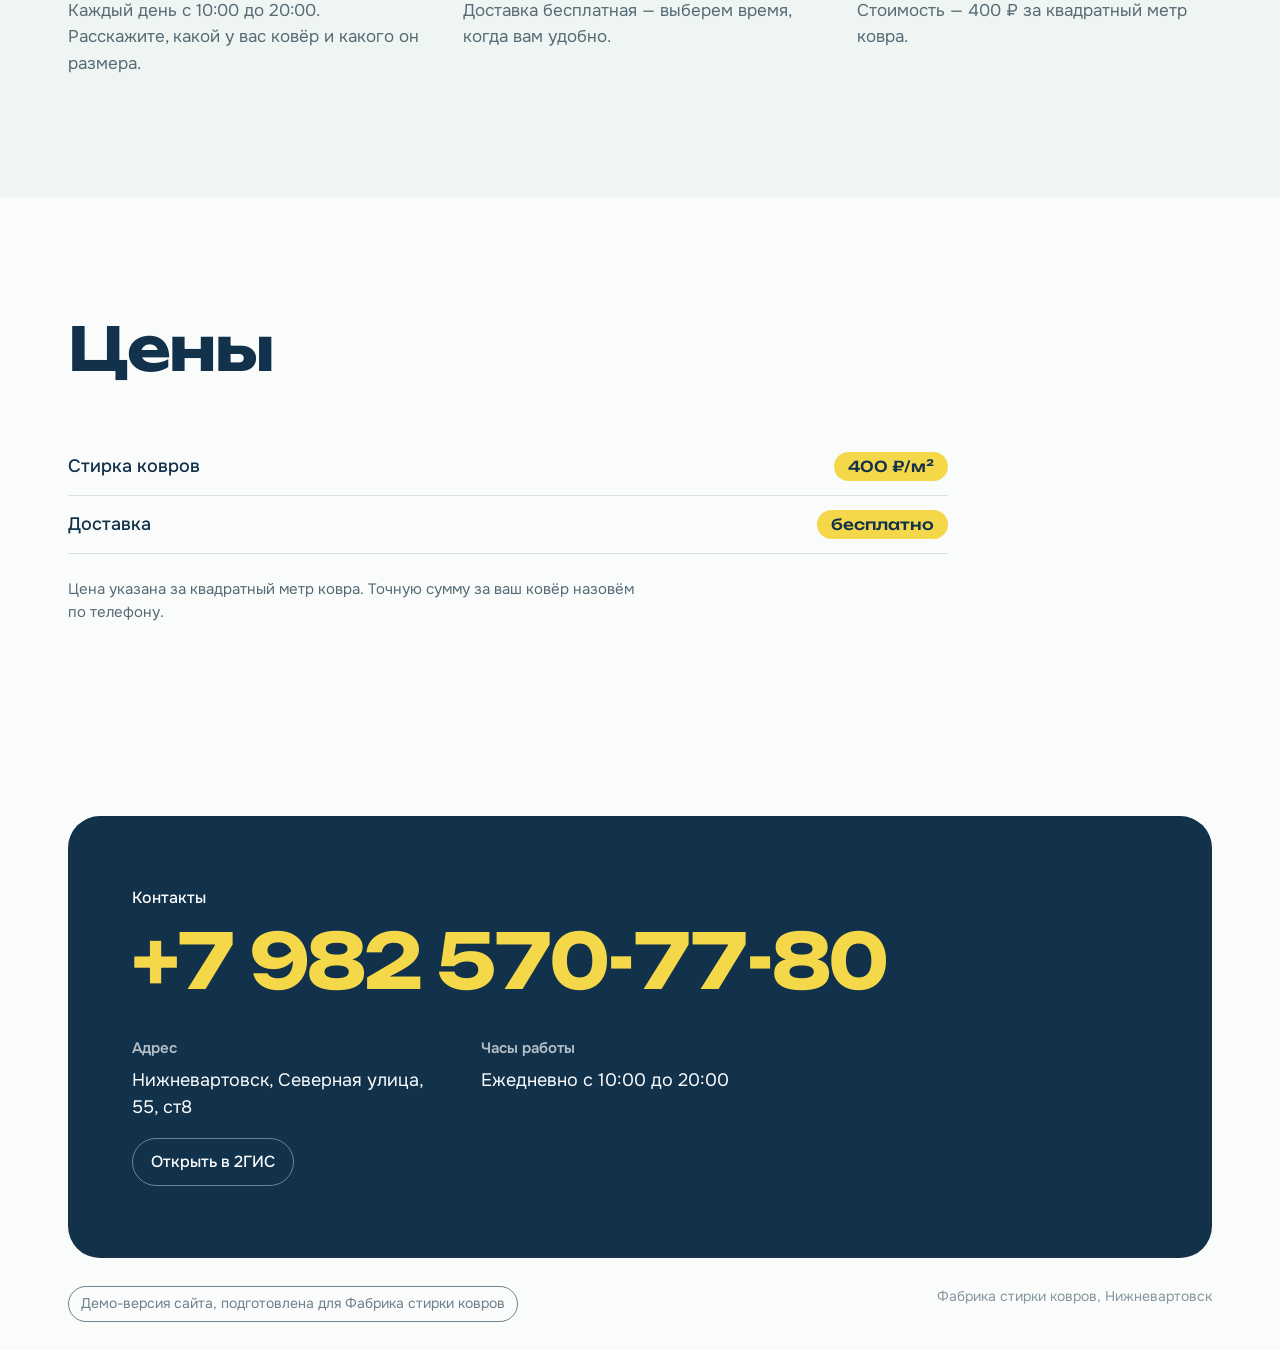
<file: fabrika-stirki-kovrov-nv/index.html>
<!doctype html>
<html lang="ru" class="no-js">
<head>
<meta charset="utf-8">
<meta name="viewport" content="width=device-width, initial-scale=1, viewport-fit=cover">
<meta name="robots" content="noindex, nofollow">
<title>Фабрика стирки ковров — Нижневартовск</title>
<meta name="description" content="Стирка и чистка ковров в Нижневартовске. Стирка ковров, Бесплатная доставка Телефон +7 982 570-77-80.">
<meta name="theme-color" content="#FAFCFC">
<meta name="format-detection" content="telephone=no">
<link rel="preload" href="assets/fonts/unbounded-cyrillic-700-normal.woff2" as="font" type="font/woff2" crossorigin>
<link rel="preload" href="assets/fonts/onest-cyrillic-400-normal.woff2" as="font" type="font/woff2" crossorigin>
<link rel="stylesheet" href="assets/site.css">
<script>document.documentElement.className='js';</script>
</head>
<body class="theme-yasno">
<a class="skip" href="#main">К содержанию</a>

<header class="top">
  <div class="wrap top__in">
    <a class="top__brand" href="#top">Фабрика стирки ковров</a>
    <nav class="top__nav" aria-label="Разделы"><a href="#uslugi">Услуги</a><a href="#foto">Фото</a><a href="#ceny">Цены</a><a href="#kontakty">Контакты</a></nav>
    <a class="top__phone" href="tel:+79825707780">+7 982 570-77-80</a>
  </div>
</header>

<main id="main">
  <section class="hero" id="top">
    <div class="wrap hero__in">
      <div class="hero__text">
        <p class="hero__kicker" data-hero="1">Чистка ковров в Нижневартовске</p>
        <h1 class="hero__title title--long" data-hero="2">Фабрика стирки ковров</h1>
        <div class="dim" aria-hidden="true" data-hero="3"><i class="dim__t"></i><span class="dim__label">Нижневартовск</span><i class="dim__t"></i></div>
        <p class="hero__lead" data-hero="4">400 ₽ за квадратный метр, доставка бесплатно. Позвоните — договоримся, когда забрать ковёр.</p>
        <ul class="checks checks--hero" data-hero="5"><li style="--i:0"><svg class="check" viewBox="0 0 28 28" aria-hidden="true"><circle cx="14" cy="14" r="14"/><path d="M8.5 14.5l3.8 3.8 7.4-8.3"/></svg><span>Стирка ковров</span></li>
<li style="--i:1"><svg class="check" viewBox="0 0 28 28" aria-hidden="true"><circle cx="14" cy="14" r="14"/><path d="M8.5 14.5l3.8 3.8 7.4-8.3"/></svg><span>Бесплатная доставка</span></li></ul>
        <div class="hero__actions" data-hero="6">
          <a class="btn btn--primary" href="tel:+79825707780"><span class="btn__label">Позвонить</span><span class="btn__sub">+7 982 570-77-80</span></a>
          
        </div>
      </div>
      <div class="hero__art hero__art--yasno" data-hero="art"><figure class="hero__photo"><img src="assets/img/hero-1.jpg" alt="Светлая гостиная: серый диван и красный ковёр с орнаментом на полу" width="1000" height="1250" fetchpriority="high" decoding="async" sizes="(min-width:960px) 40vw, 92vw"></figure></div>
    </div>
  </section>

  <section class="sec sec--services" id="uslugi">
    <div class="wrap">
      <h2 class="sec__title" data-reveal>Услуги</h2>
      <ul class="services" data-reveal><li class="services__item"><svg class="check" viewBox="0 0 28 28" aria-hidden="true"><circle cx="14" cy="14" r="14"/><path d="M8.5 14.5l3.8 3.8 7.4-8.3"/></svg><span>Стирка ковров</span></li>
<li class="services__item"><svg class="check" viewBox="0 0 28 28" aria-hidden="true"><circle cx="14" cy="14" r="14"/><path d="M8.5 14.5l3.8 3.8 7.4-8.3"/></svg><span>Бесплатная доставка</span></li></ul>
    </div>
  </section>

  <section class="sec sec--facts sec--alt" id="pochemu-my">
    <div class="wrap">
      <h2 class="sec__title" data-reveal>Почему мы</h2>
      <ul class="facts" data-reveal><li class="facts__item facts__item--rating"><span class="facts__num">5,0</span>Рейтинг по отзывам: 2ГИС, 150 оценок, 130 отзывов</li>
<li class="facts__item">Индивидуальный подход и бесплатная доставка</li>
<li class="facts__item">Работаем каждый день, с 10:00 до 20:00</li></ul>
    </div>
  </section>

  <section class="sec sec--gallery" id="foto">
    <div class="wrap">
      <h2 class="sec__title" data-reveal>Ковры и паласы</h2>
      <div class="gallery" data-reveal><figure class="gallery__item"><span class="gallery__frame"><img src="assets/img/work-1.jpg" alt="Ковры с орнаментом сушатся на металлических перекладинах под открытым небом" width="860" height="924" loading="lazy" decoding="async" sizes="(min-width:960px) 33vw, 50vw"></span><figcaption class="gallery__cap">Сушка ковров</figcaption></figure>
<figure class="gallery__item"><span class="gallery__frame"><img src="assets/img/work-2.jpg" alt="Светлый ковёр с бахромой, наполовину свёрнутый в рулон" width="800" height="1200" loading="lazy" decoding="async" sizes="(min-width:960px) 33vw, 50vw"></span><figcaption class="gallery__cap">Светлый ковёр с бахромой</figcaption></figure>
<figure class="gallery__item"><span class="gallery__frame"><img src="assets/img/work-3.jpg" alt="Яркий палас с орнаментом и бахромой на светлом полу" width="900" height="600" loading="lazy" decoding="async" sizes="(min-width:960px) 33vw, 50vw"></span><figcaption class="gallery__cap">Палас с орнаментом</figcaption></figure></div>
    </div>
  </section>

  <section class="sec sec--steps sec--alt" id="kak-zakazat">
    <div class="wrap">
      <h2 class="sec__title" data-reveal>Как заказать стирку</h2>
      <ol class="steps" data-reveal><li class="steps__item"><span class="steps__num">1</span><h3 class="steps__title">Позвоните</h3><p class="steps__text">Каждый день с 10:00 до 20:00. Расскажите, какой у вас ковёр и какого он размера.</p></li>
<li class="steps__item"><span class="steps__num">2</span><h3 class="steps__title">Договоримся о доставке</h3><p class="steps__text">Доставка бесплатная — выберем время, когда вам удобно.</p></li>
<li class="steps__item"><span class="steps__num">3</span><h3 class="steps__title">Постираем ковёр</h3><p class="steps__text">Стоимость — 400 ₽ за квадратный метр ковра.</p></li></ol>
    </div>
  </section>

  <section class="sec sec--prices" id="ceny">
    <div class="wrap">
      <h2 class="sec__title" data-reveal>Цены</h2>
      <div class="prices" data-reveal>
        <dl class="prices__list"><div class="prices__row"><dt>Стирка ковров</dt><dd>400 ₽/м²</dd></div>
<div class="prices__row"><dt>Доставка</dt><dd>бесплатно</dd></div></dl>
        <p class="prices__note">Цена указана за квадратный метр ковра. Точную сумму за ваш ковёр назовём по телефону.</p>
      </div>
    </div>
  </section>

  <section class="sec sec--contacts" id="kontakty">
    <div class="wrap contacts">
      <h2 class="sec__title" data-reveal>Контакты</h2>
      <a class="contacts__phone" href="tel:+79825707780" data-reveal>+7 982 570-77-80</a>
      <div class="contacts__grid" data-reveal>
        <div class="contacts__item">
          <h3 class="contacts__label">Адрес</h3>
          <p class="contacts__value">Нижневартовск, Северная улица, 55, ст8</p>
          <p class="contacts__links"><a href="https://2gis.ru/nizhnevartovsk/firm/70000001095140629" target="_blank" rel="noopener">Открыть в 2ГИС</a></p>
        </div>
        <div class="contacts__item">
          <h3 class="contacts__label">Часы работы</h3>
          <p class="contacts__value contacts__hours">Ежедневно с 10:00 до 20:00</p>
        </div>
      </div>
    </div>
  </section>
</main>

<footer class="foot">
  <div class="wrap foot__in">
    <p class="foot__badge">Демо-версия сайта, подготовлена для Фабрика стирки ковров</p>
    <p class="foot__copy">Фабрика стирки ковров, Нижневартовск</p>
  </div>
</footer>

<nav class="dock" aria-label="Быстрая связь">
  <a class="dock__btn dock__btn--call" href="tel:+79825707780">Позвонить</a>
  
</nav>

<script src="assets/site.js" defer></script>
</body>
</html>
</file>
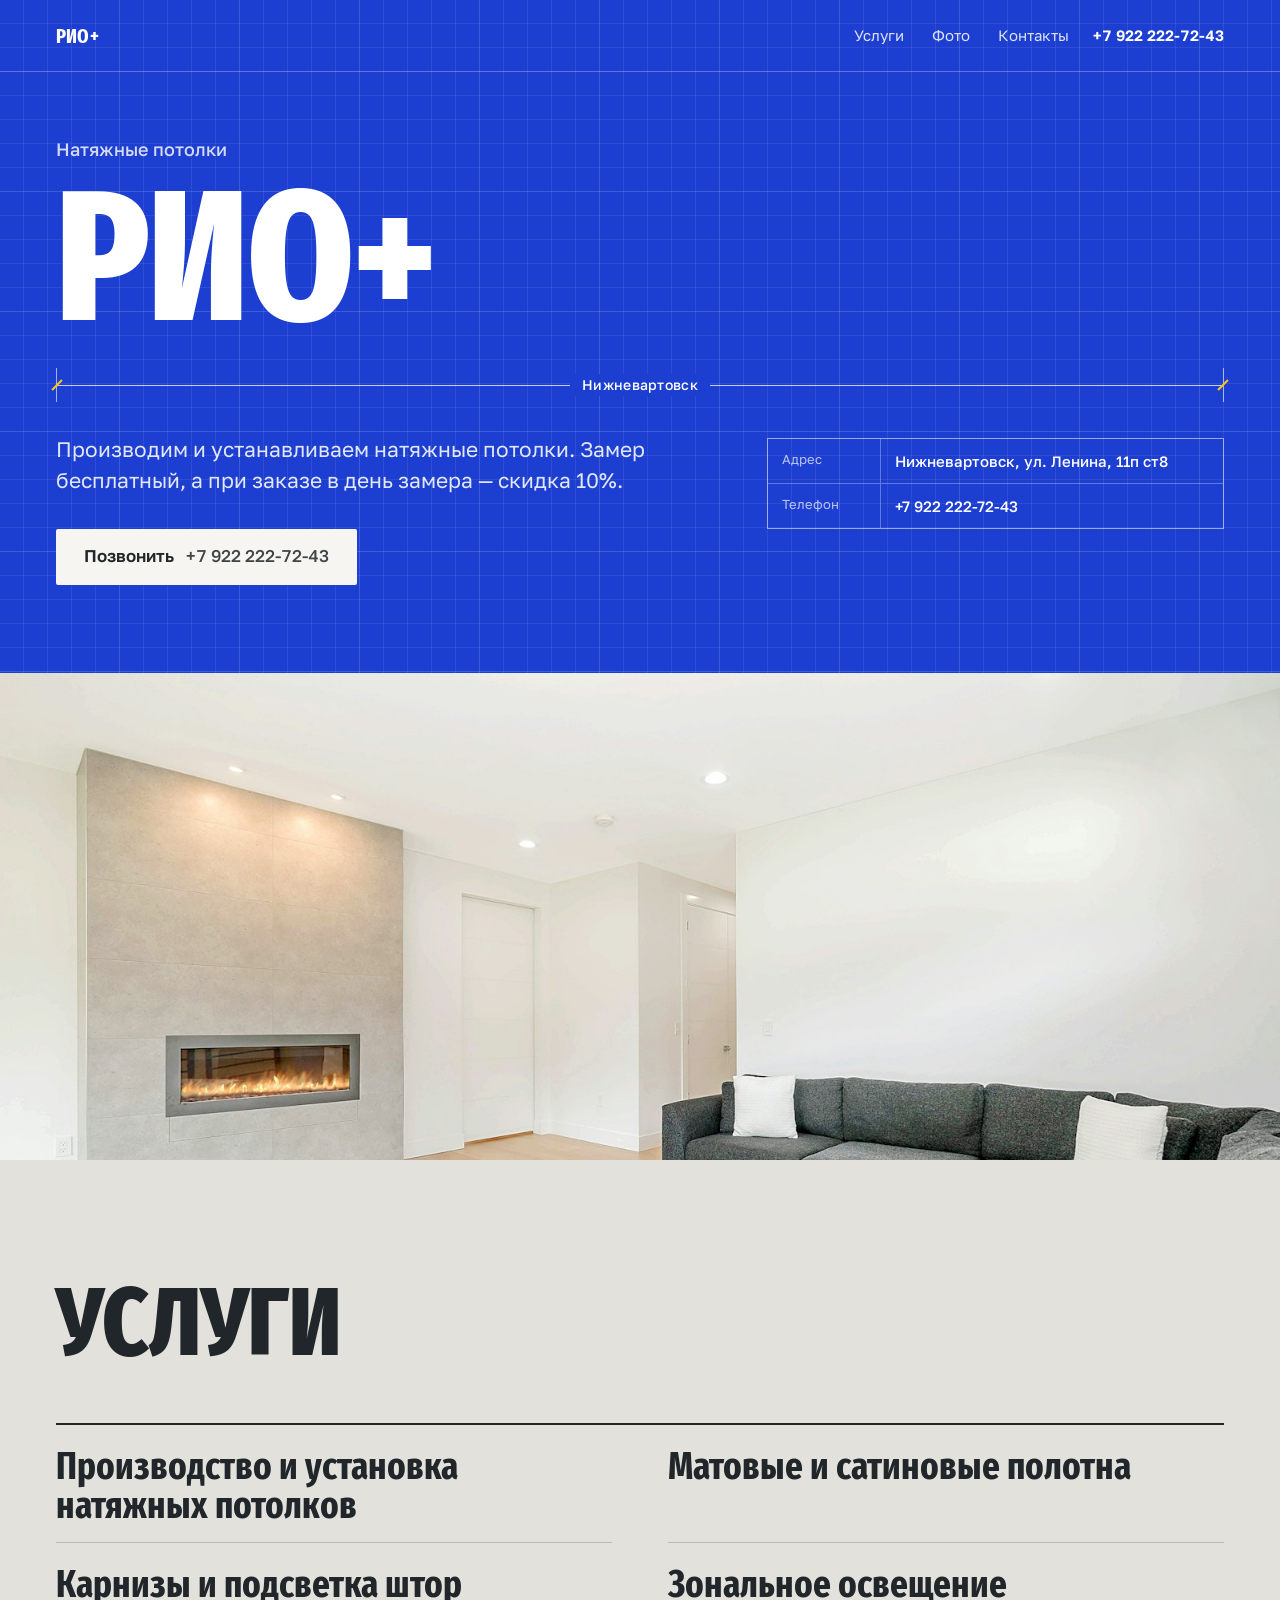
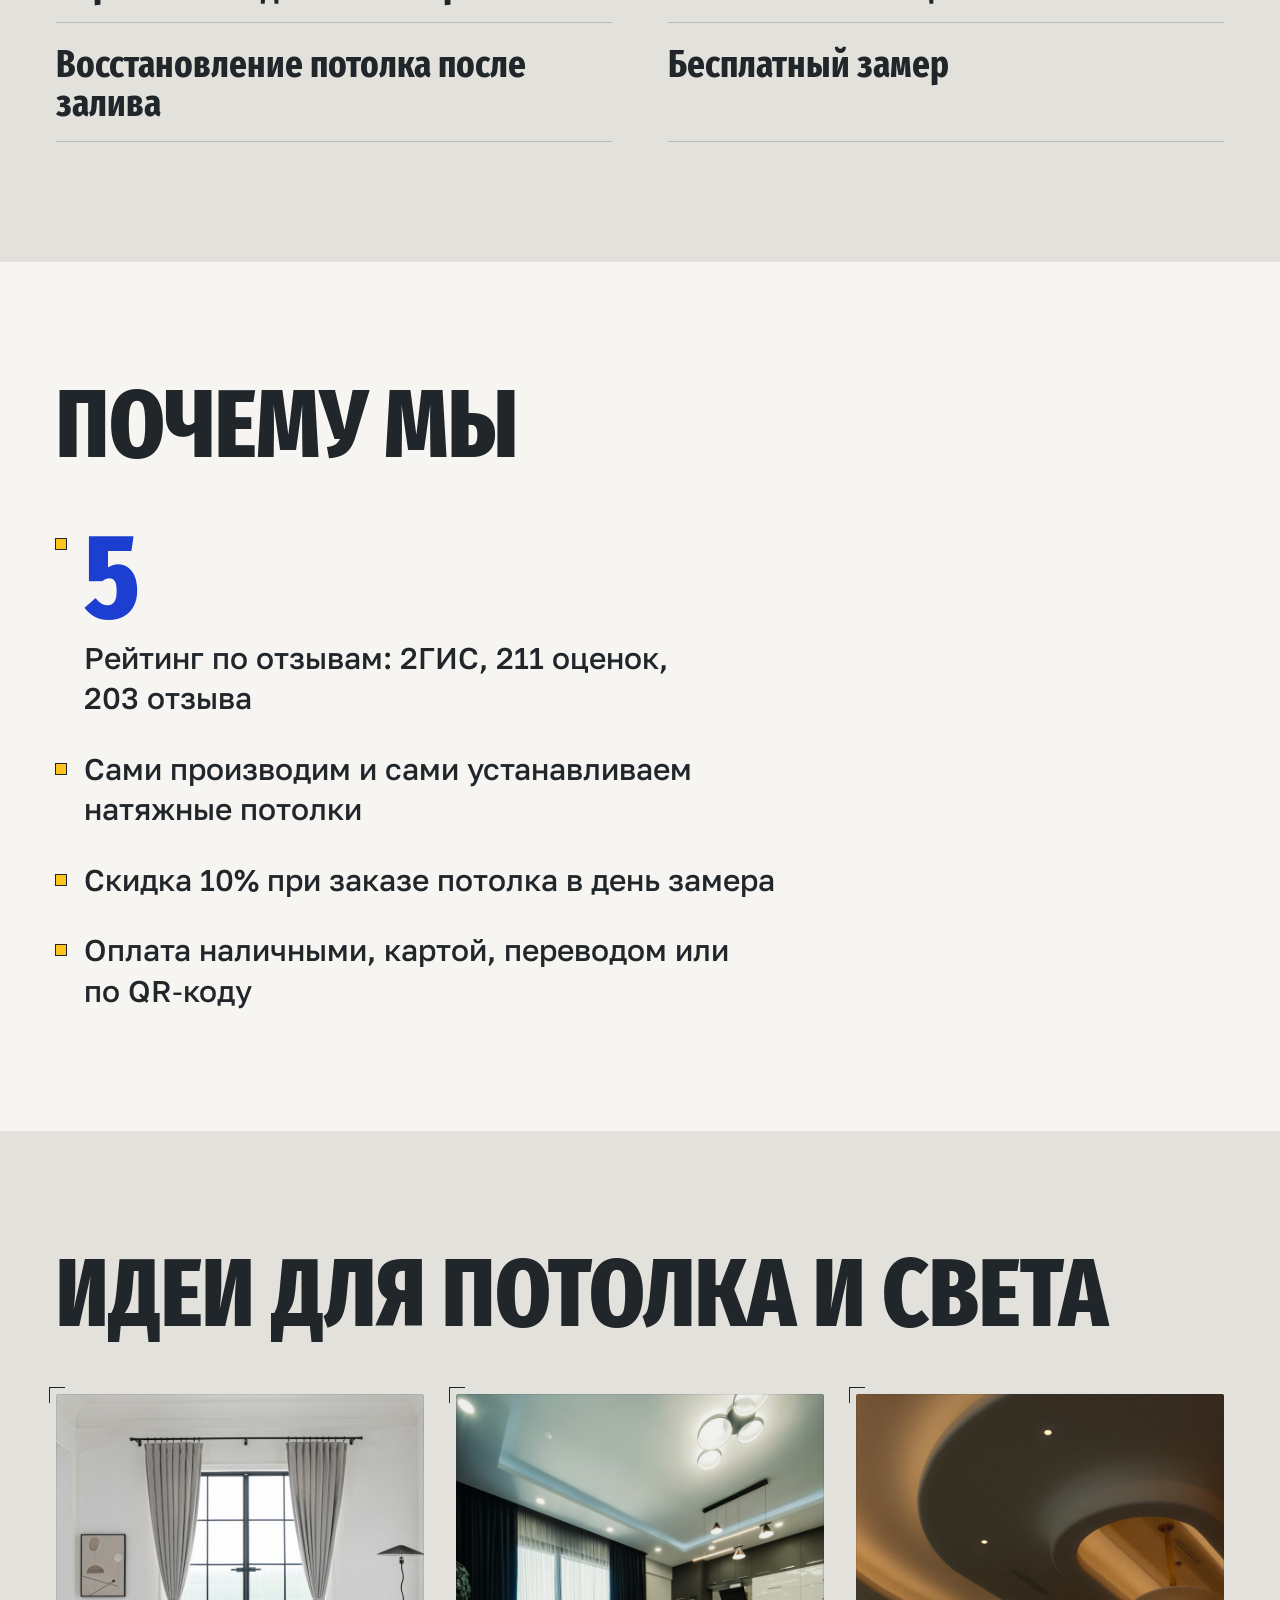
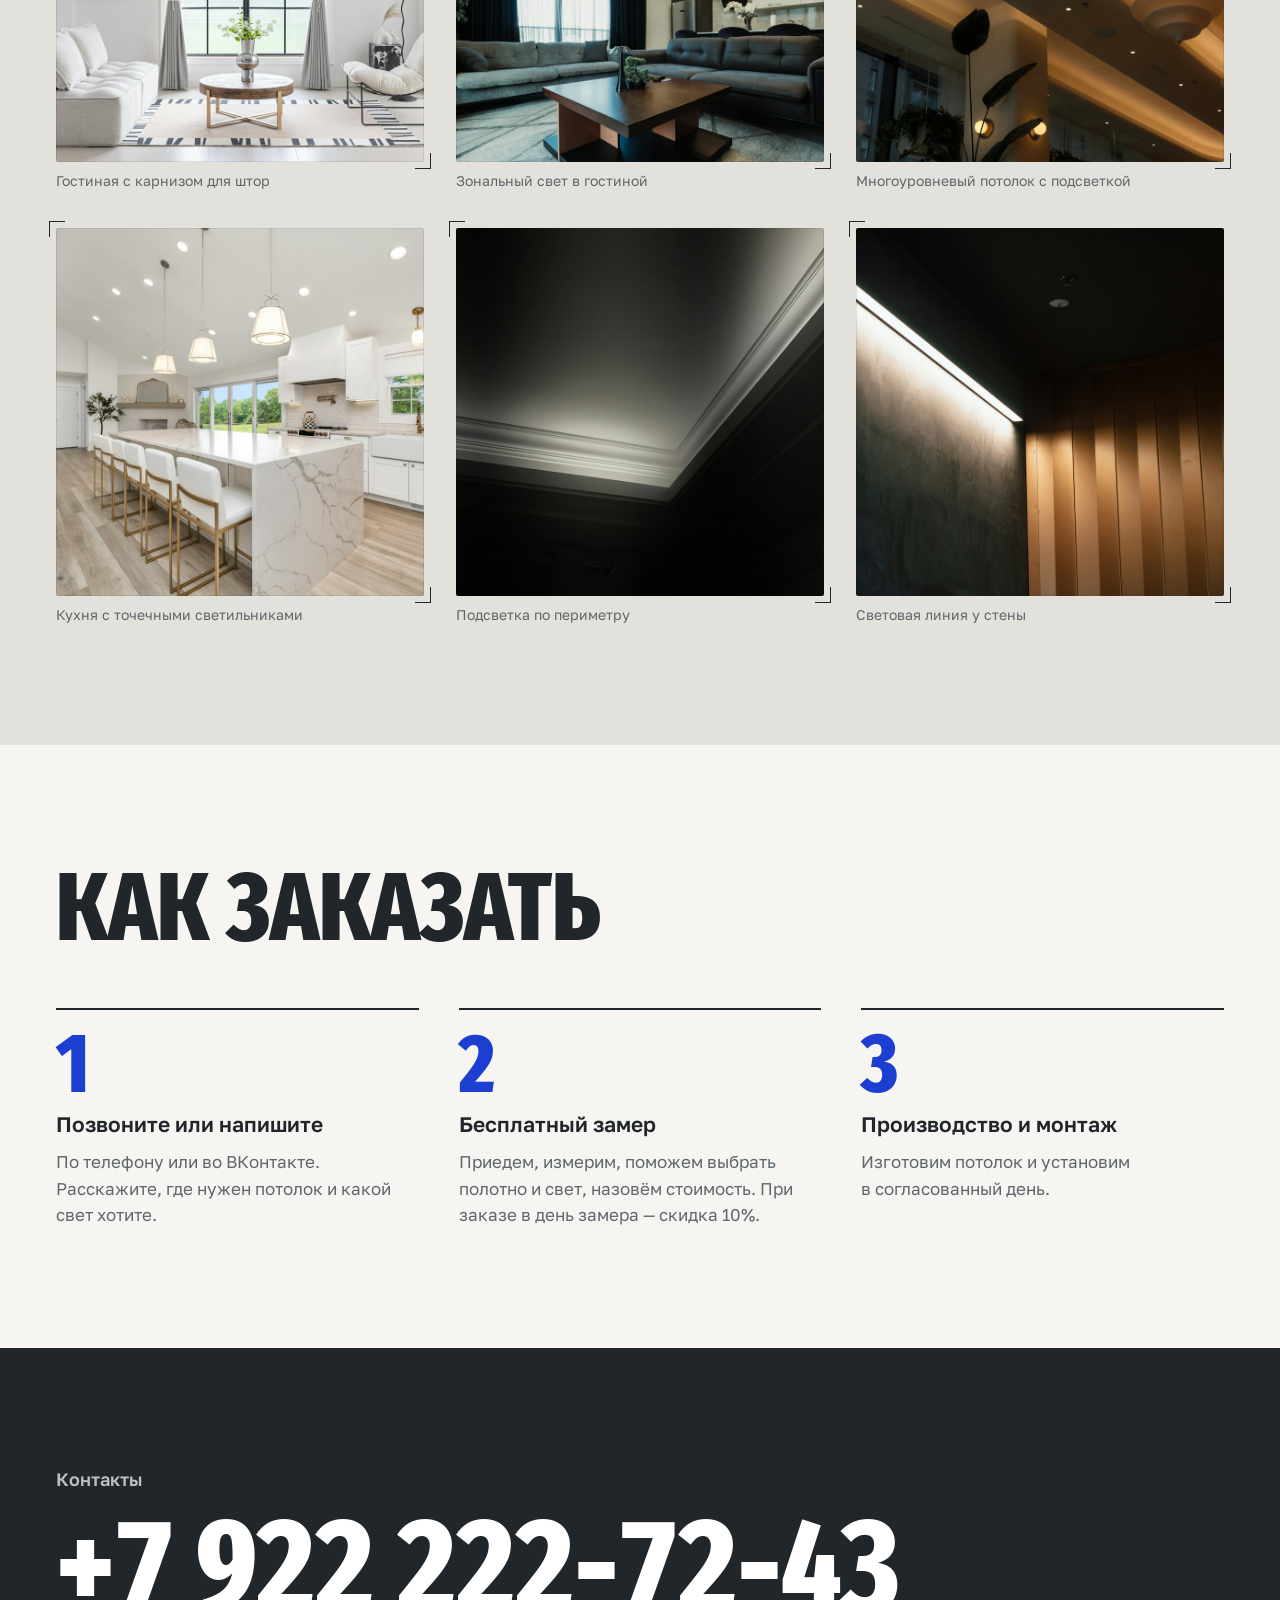
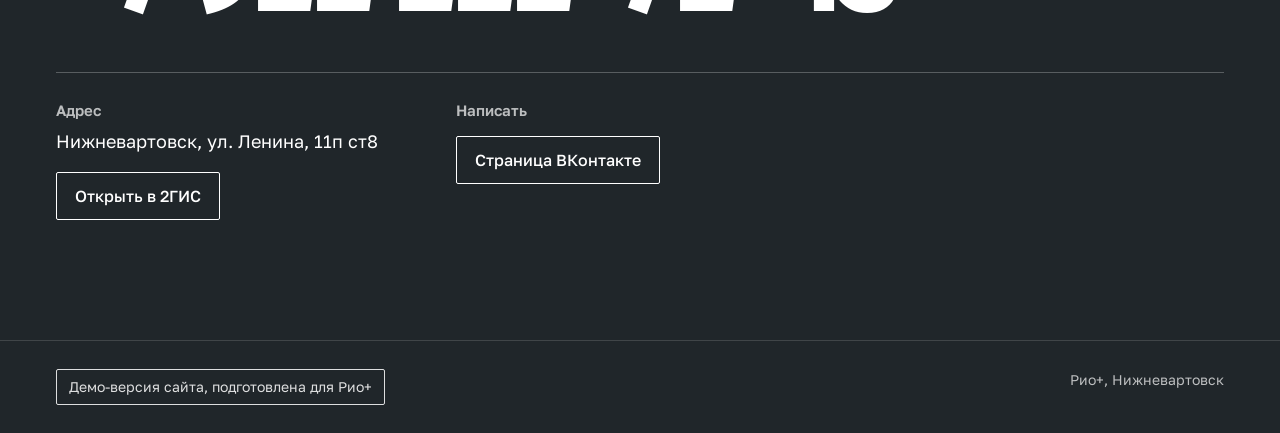
<file: potolki-rio-plus/index.html>
<!doctype html>
<html lang="ru" class="no-js">
<head>
<meta charset="utf-8">
<meta name="viewport" content="width=device-width, initial-scale=1, viewport-fit=cover">
<meta name="robots" content="noindex, nofollow">
<title>Рио+ — Нижневартовск</title>
<meta name="description" content="Натяжные потолки в Нижневартовске. Производство и установка натяжных потолков, Матовые и сатиновые полотна, Карнизы и подсветка штор Телефон +7 922 222-72-43.">
<meta name="theme-color" content="#1D3FD1">
<meta name="format-detection" content="telephone=no">
<link rel="preload" href="assets/fonts/fira-sans-extra-condensed-cyrillic-800-normal.woff2" as="font" type="font/woff2" crossorigin>
<link rel="preload" href="assets/fonts/golos-text-cyrillic-400-normal.woff2" as="font" type="font/woff2" crossorigin>
<link rel="stylesheet" href="assets/site.css">
<script>document.documentElement.className='js';</script>
</head>
<body class="theme-kalibr">
<a class="skip" href="#main">К содержанию</a>

<header class="top">
  <div class="wrap top__in">
    <a class="top__brand" href="#top">Рио+</a>
    <nav class="top__nav" aria-label="Разделы"><a href="#uslugi">Услуги</a><a href="#foto">Фото</a><a href="#kontakty">Контакты</a></nav>
    <a class="top__phone" href="tel:+79222227243">+7 922 222-72-43</a>
  </div>
</header>

<main id="main">
  <section class="hero" id="top">
    <div class="wrap hero__in">
      <div class="hero__text">
        <p class="hero__kicker" data-hero="1">Натяжные потолки</p>
        <h1 class="hero__title " data-hero="2">Рио+</h1>
        <div class="dim" aria-hidden="true" data-hero="3"><i class="dim__t"></i><span class="dim__label">Нижневартовск</span><i class="dim__t"></i></div>
        <p class="hero__lead" data-hero="4">Производим и устанавливаем натяжные потолки. Замер бесплатный, а при заказе в день замера — скидка 10%.</p>
        <div class="hero__actions" data-hero="6">
          <a class="btn btn--primary" href="tel:+79222227243"><span class="btn__label">Позвонить</span><span class="btn__sub">+7 922 222-72-43</span></a>
          
        </div>
      </div>
      <div class="hero__art hero__art--kalibr" data-hero="art"><div class="stamp"><div class="stamp__row"><span class="stamp__k">Адрес</span><span class="stamp__v">Нижневартовск, ул. Ленина, 11п ст8</span></div><div class="stamp__row"><span class="stamp__k">Телефон</span><span class="stamp__v"><a href="tel:+79222227243">+7 922 222-72-43</a></span></div></div></div>
    </div>
  </section>
  <figure class="band" data-reveal><img src="assets/img/hero-1.jpg" alt="Светлая гостиная с белым ровным потолком и точечными светильниками" width="1600" height="800" loading="lazy" decoding="async" sizes="100vw"></figure>

  <section class="sec sec--services" id="uslugi">
    <div class="wrap">
      <h2 class="sec__title" data-reveal>Услуги</h2>
      <ul class="services" data-reveal><li class="services__item"><svg class="check" viewBox="0 0 28 28" aria-hidden="true"><circle cx="14" cy="14" r="14"/><path d="M8.5 14.5l3.8 3.8 7.4-8.3"/></svg><span>Производство и установка натяжных потолков</span></li>
<li class="services__item"><svg class="check" viewBox="0 0 28 28" aria-hidden="true"><circle cx="14" cy="14" r="14"/><path d="M8.5 14.5l3.8 3.8 7.4-8.3"/></svg><span>Матовые и сатиновые полотна</span></li>
<li class="services__item"><svg class="check" viewBox="0 0 28 28" aria-hidden="true"><circle cx="14" cy="14" r="14"/><path d="M8.5 14.5l3.8 3.8 7.4-8.3"/></svg><span>Карнизы и подсветка штор</span></li>
<li class="services__item"><svg class="check" viewBox="0 0 28 28" aria-hidden="true"><circle cx="14" cy="14" r="14"/><path d="M8.5 14.5l3.8 3.8 7.4-8.3"/></svg><span>Зональное освещение</span></li>
<li class="services__item"><svg class="check" viewBox="0 0 28 28" aria-hidden="true"><circle cx="14" cy="14" r="14"/><path d="M8.5 14.5l3.8 3.8 7.4-8.3"/></svg><span>Восстановление потолка после залива</span></li>
<li class="services__item"><svg class="check" viewBox="0 0 28 28" aria-hidden="true"><circle cx="14" cy="14" r="14"/><path d="M8.5 14.5l3.8 3.8 7.4-8.3"/></svg><span>Бесплатный замер</span></li></ul>
    </div>
  </section>

  <section class="sec sec--facts sec--alt" id="pochemu-my">
    <div class="wrap">
      <h2 class="sec__title" data-reveal>Почему мы</h2>
      <ul class="facts" data-reveal><li class="facts__item facts__item--rating"><span class="facts__num">5</span>Рейтинг по отзывам: 2ГИС, 211 оценок, 203 отзыва</li>
<li class="facts__item">Сами производим и сами устанавливаем натяжные потолки</li>
<li class="facts__item">Скидка 10% при заказе потолка в день замера</li>
<li class="facts__item">Оплата наличными, картой, переводом или по QR‑коду</li></ul>
    </div>
  </section>

  <section class="sec sec--gallery" id="foto">
    <div class="wrap">
      <h2 class="sec__title" data-reveal>Идеи для потолка и света</h2>
      <div class="gallery" data-reveal><figure class="gallery__item"><span class="gallery__frame"><img src="assets/img/work-1.jpg" alt="Светлая гостиная с серыми шторами на карнизе" width="800" height="800" loading="lazy" decoding="async" sizes="(min-width:960px) 33vw, 50vw"></span><figcaption class="gallery__cap">Гостиная с карнизом для штор</figcaption></figure>
<figure class="gallery__item"><span class="gallery__frame"><img src="assets/img/work-2.jpg" alt="Гостиная с контурной подсветкой и точечными светильниками в потолке" width="800" height="800" loading="lazy" decoding="async" sizes="(min-width:960px) 33vw, 50vw"></span><figcaption class="gallery__cap">Зональный свет в гостиной</figcaption></figure>
<figure class="gallery__item"><span class="gallery__frame"><img src="assets/img/work-3.jpg" alt="Многоуровневый потолок с тёплой подсветкой" width="800" height="800" loading="lazy" decoding="async" sizes="(min-width:960px) 33vw, 50vw"></span><figcaption class="gallery__cap">Многоуровневый потолок с подсветкой</figcaption></figure>
<figure class="gallery__item"><span class="gallery__frame"><img src="assets/img/work-4.jpg" alt="Белая кухня с точечными и подвесными светильниками" width="800" height="800" loading="lazy" decoding="async" sizes="(min-width:960px) 33vw, 50vw"></span><figcaption class="gallery__cap">Кухня с точечными светильниками</figcaption></figure>
<figure class="gallery__item"><span class="gallery__frame"><img src="assets/img/work-5.jpg" alt="Белый потолок с подсветкой по периметру" width="800" height="800" loading="lazy" decoding="async" sizes="(min-width:960px) 33vw, 50vw"></span><figcaption class="gallery__cap">Подсветка по периметру</figcaption></figure>
<figure class="gallery__item"><span class="gallery__frame"><img src="assets/img/work-6.jpg" alt="Световая линия под потолком в тёмной комнате" width="800" height="800" loading="lazy" decoding="async" sizes="(min-width:960px) 33vw, 50vw"></span><figcaption class="gallery__cap">Световая линия у стены</figcaption></figure></div>
    </div>
  </section>

  <section class="sec sec--steps sec--alt" id="kak-zakazat">
    <div class="wrap">
      <h2 class="sec__title" data-reveal>Как заказать</h2>
      <ol class="steps" data-reveal><li class="steps__item"><span class="steps__num">1</span><h3 class="steps__title">Позвоните или напишите</h3><p class="steps__text">По телефону или во ВКонтакте. Расскажите, где нужен потолок и какой свет хотите.</p></li>
<li class="steps__item"><span class="steps__num">2</span><h3 class="steps__title">Бесплатный замер</h3><p class="steps__text">Приедем, измерим, поможем выбрать полотно и свет, назовём стоимость. При заказе в день замера — скидка 10%.</p></li>
<li class="steps__item"><span class="steps__num">3</span><h3 class="steps__title">Производство и монтаж</h3><p class="steps__text">Изготовим потолок и установим в согласованный день.</p></li></ol>
    </div>
  </section>

  <section class="sec sec--contacts" id="kontakty">
    <div class="wrap contacts">
      <h2 class="sec__title" data-reveal>Контакты</h2>
      <a class="contacts__phone" href="tel:+79222227243" data-reveal>+7 922 222-72-43</a>
      <div class="contacts__grid" data-reveal>
        <div class="contacts__item">
          <h3 class="contacts__label">Адрес</h3>
          <p class="contacts__value">Нижневартовск, ул. Ленина, 11п ст8</p>
          <p class="contacts__links"><a href="https://2gis.ru/nizhnevartovsk/firm/70000001102244525" target="_blank" rel="noopener">Открыть в 2ГИС</a></p>
        </div>
        <div class="contacts__item">
          <h3 class="contacts__label">Написать</h3>
          <p class="contacts__links"><a href="https://vk.com/rio_nv" target="_blank" rel="noopener">Страница ВКонтакте</a></p>
        </div>
      </div>
    </div>
  </section>
</main>

<footer class="foot">
  <div class="wrap foot__in">
    <p class="foot__badge">Демо-версия сайта, подготовлена для Рио+</p>
    <p class="foot__copy">Рио+, Нижневартовск</p>
  </div>
</footer>

<nav class="dock" aria-label="Быстрая связь">
  <a class="dock__btn dock__btn--call" href="tel:+79222227243">Позвонить</a>
  
</nav>

<script src="assets/site.js" defer></script>
</body>
</html>
</file>
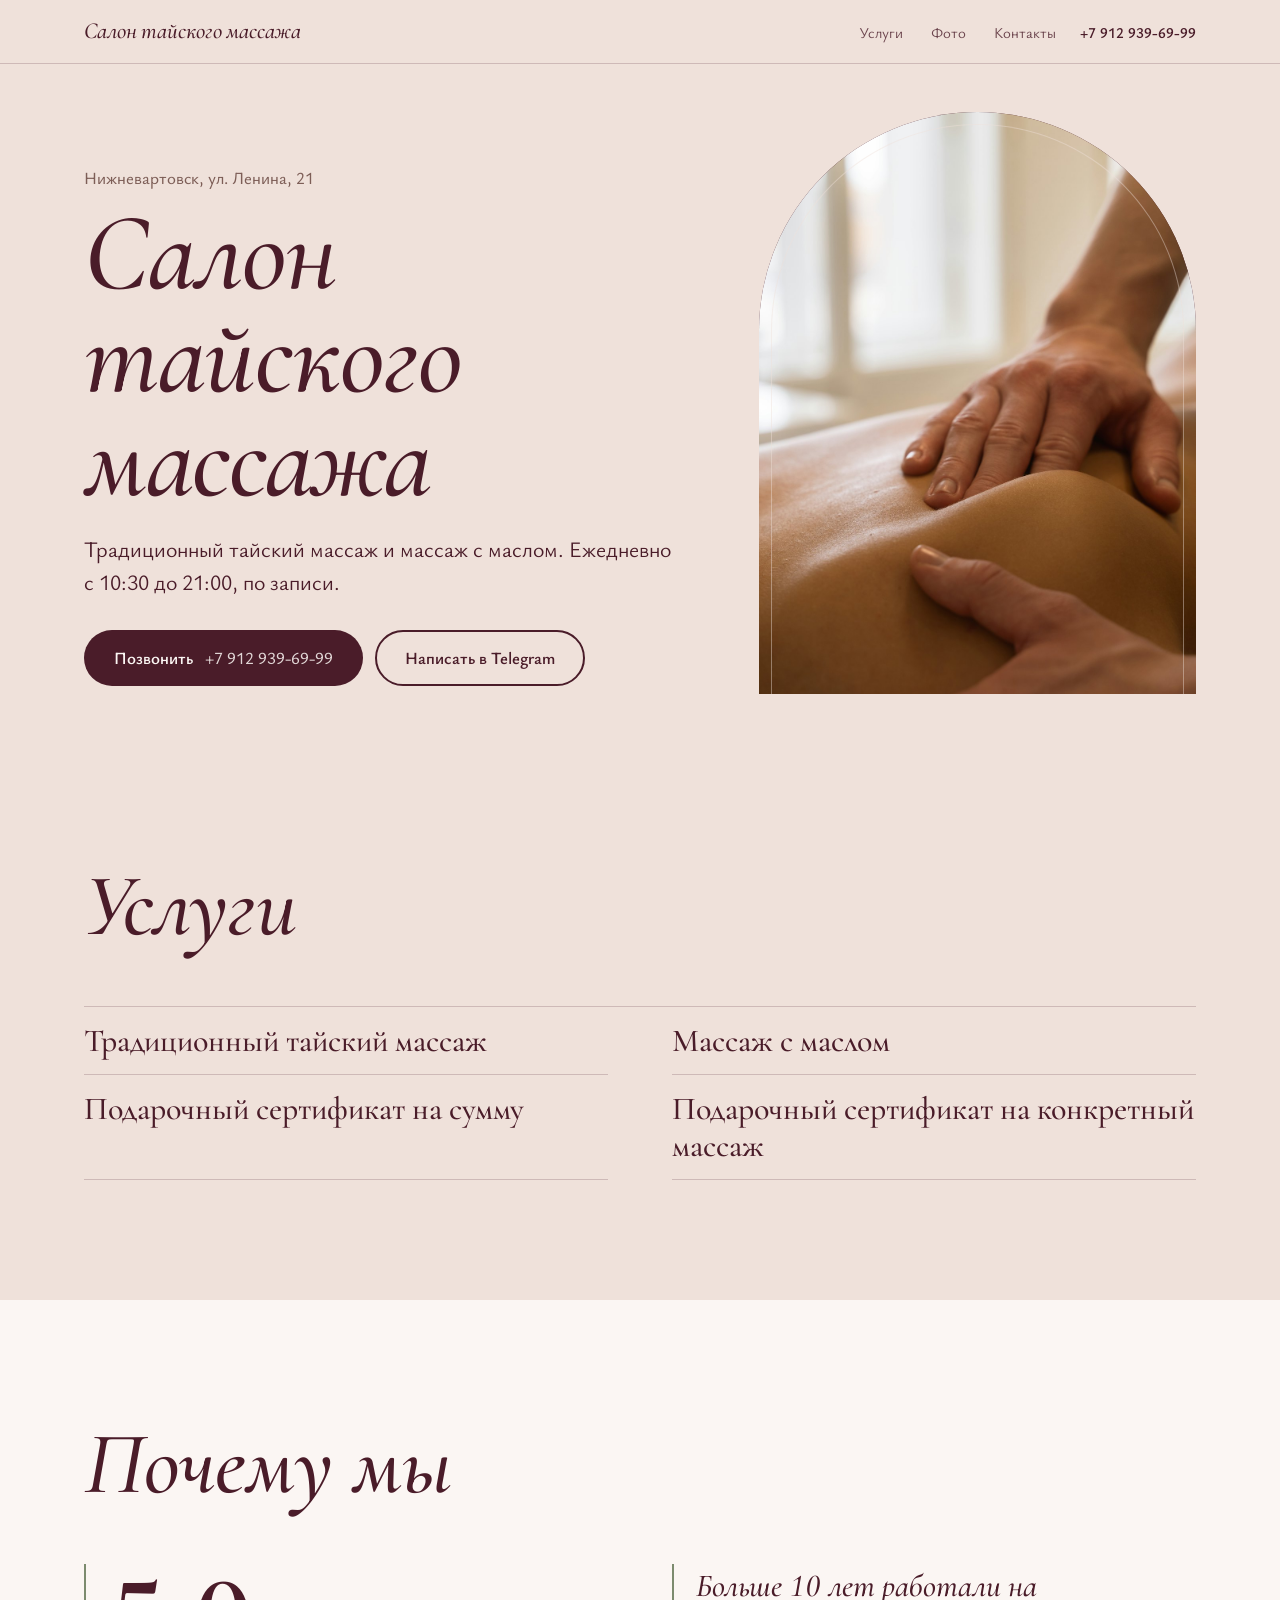
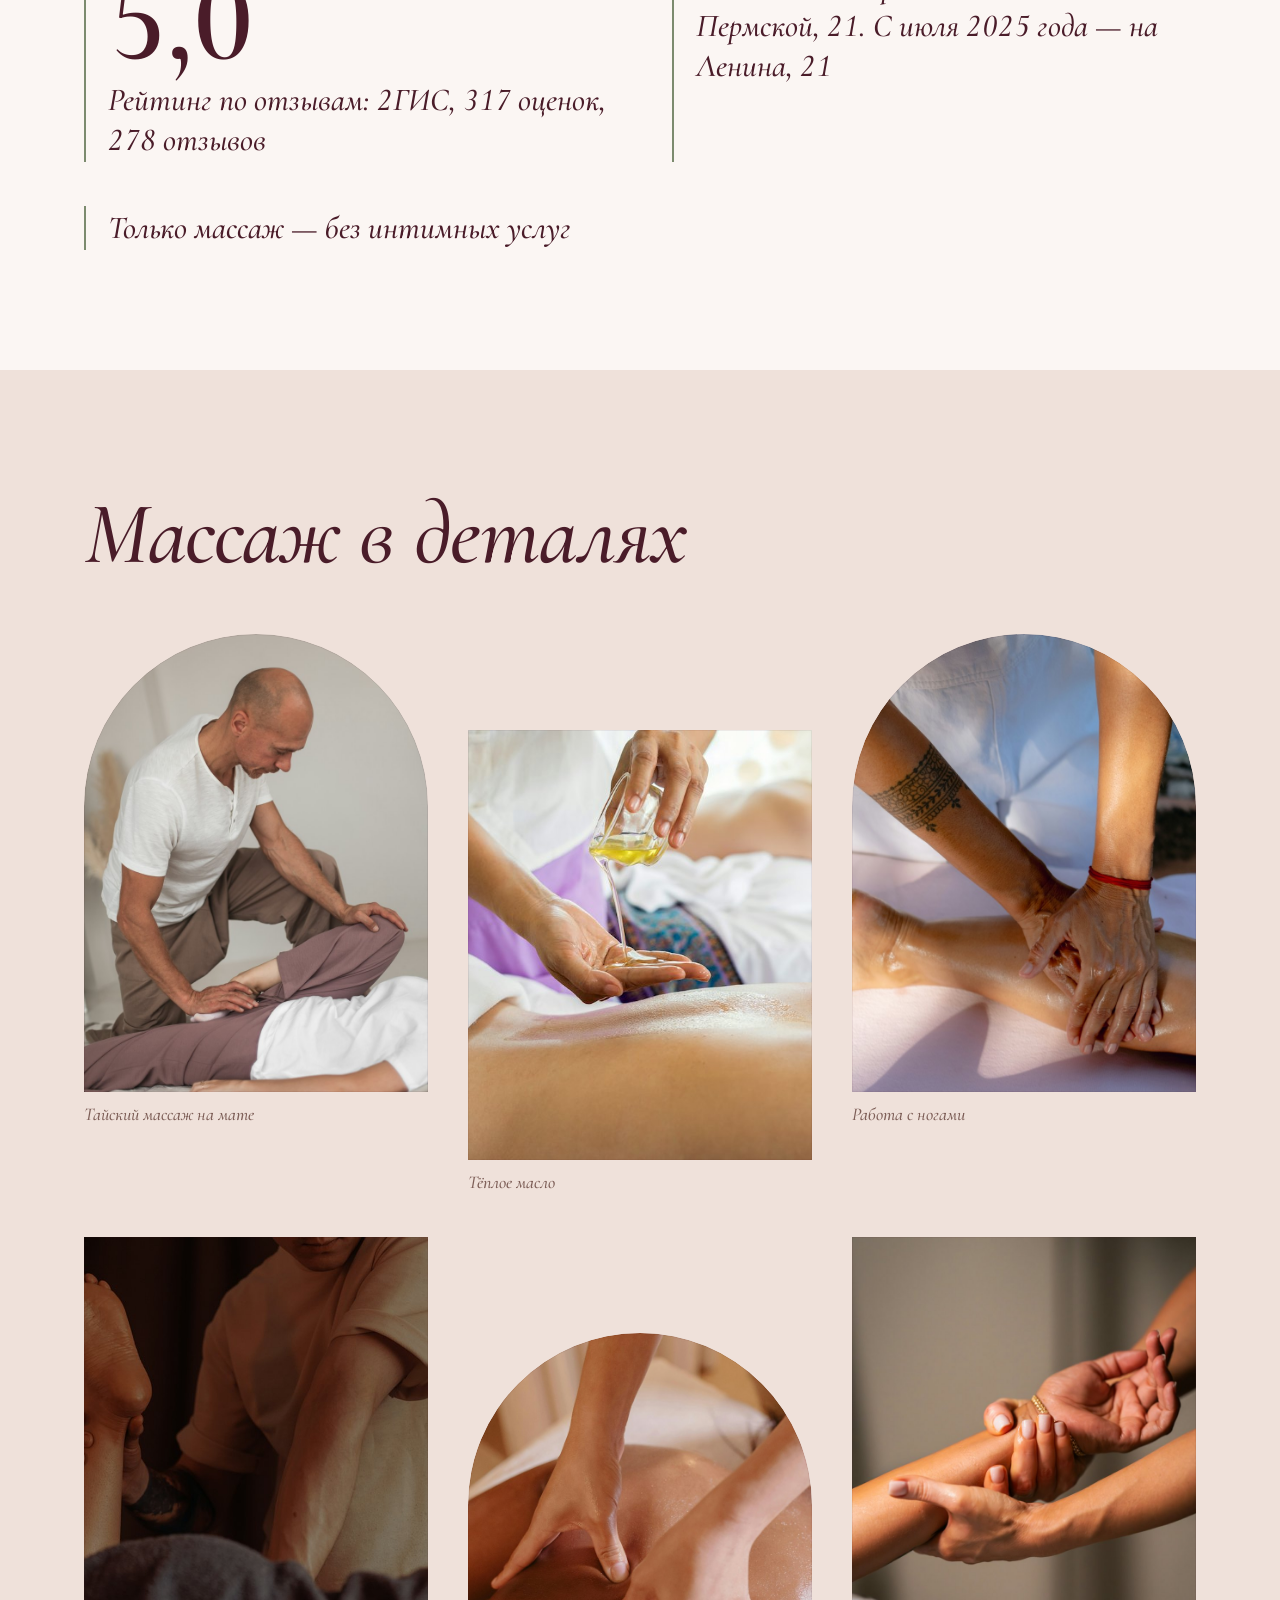
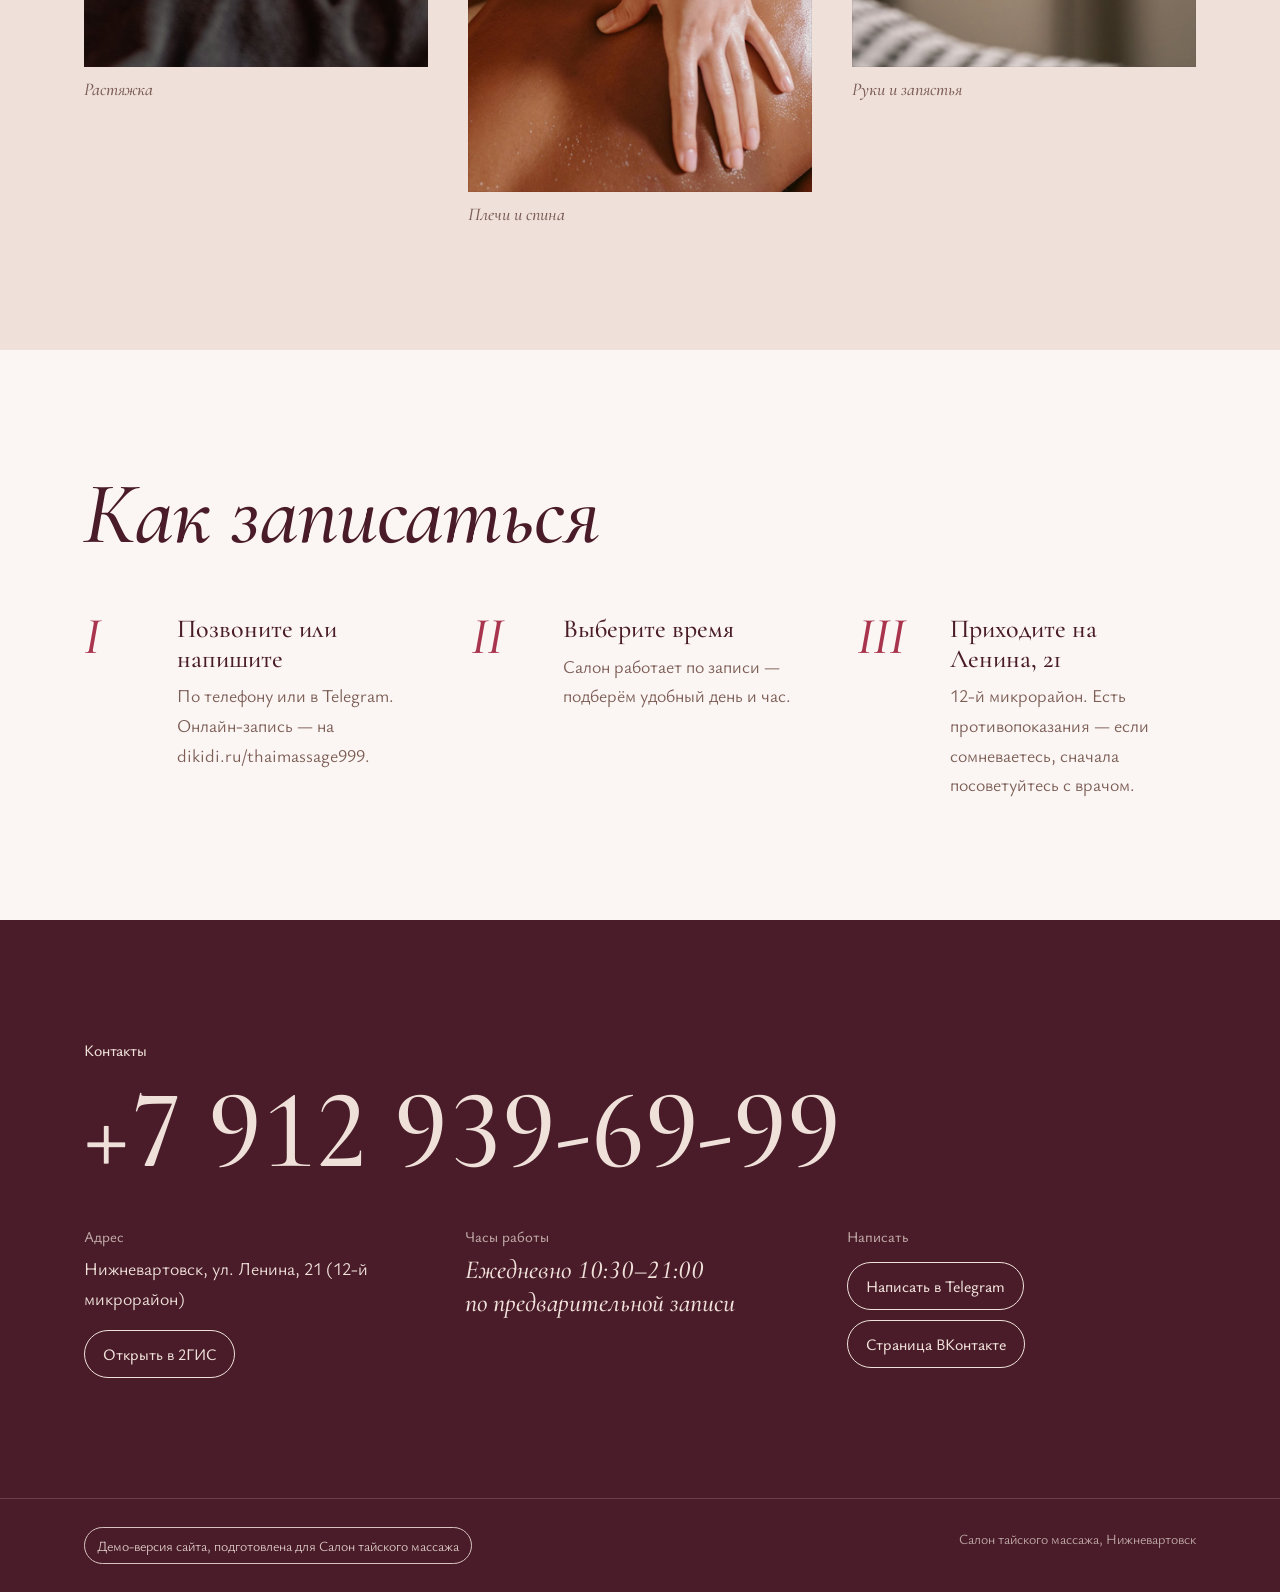
<file: salon-tajskogo-massazha-lenina-21/index.html>
<!doctype html>
<html lang="ru" class="no-js">
<head>
<meta charset="utf-8">
<meta name="viewport" content="width=device-width, initial-scale=1, viewport-fit=cover">
<meta name="robots" content="noindex, nofollow">
<title>Салон тайского массажа — Нижневартовск</title>
<meta name="description" content="Массаж в Нижневартовске. Традиционный тайский массаж, Массаж с маслом, Подарочный сертификат на сумму Телефон +7 912 939-69-99.">
<meta name="theme-color" content="#EFE1DA">
<meta name="format-detection" content="telephone=no">
<link rel="preload" href="assets/fonts/cormorant-garamond-cyrillic-500-italic.woff2" as="font" type="font/woff2" crossorigin>
<link rel="preload" href="assets/fonts/ysabeau-office-cyrillic-400-normal.woff2" as="font" type="font/woff2" crossorigin>
<link rel="stylesheet" href="assets/site.css">
<script>document.documentElement.className='js';</script>
</head>
<body class="theme-barhat">
<a class="skip" href="#main">К содержанию</a>

<header class="top">
  <div class="wrap top__in">
    <a class="top__brand" href="#top">Салон тайского массажа</a>
    <nav class="top__nav" aria-label="Разделы"><a href="#uslugi">Услуги</a><a href="#foto">Фото</a><a href="#kontakty">Контакты</a></nav>
    <a class="top__phone" href="tel:+79129396999">+7 912 939-69-99</a>
  </div>
</header>

<main id="main">
  <section class="hero" id="top">
    <div class="wrap hero__in">
      <div class="hero__text">
        <p class="hero__kicker" data-hero="1">Нижневартовск, ул. Ленина, 21</p>
        <h1 class="hero__title title--long" data-hero="2">Салон тайского массажа</h1>
        <div class="dim" aria-hidden="true" data-hero="3"><i class="dim__t"></i><span class="dim__label">Нижневартовск</span><i class="dim__t"></i></div>
        <p class="hero__lead" data-hero="4">Традиционный тайский массаж и массаж с маслом. Ежедневно с 10:30 до 21:00, по записи.</p>
        <div class="hero__actions" data-hero="6">
          <a class="btn btn--primary" href="tel:+79129396999"><span class="btn__label">Позвонить</span><span class="btn__sub">+7 912 939-69-99</span></a>
          <a class="btn btn--ghost" href="https://t.me/thaimassagenv" target="_blank" rel="noopener">Написать в Telegram</a>
        </div>
      </div>
      <div class="hero__art hero__art--barhat" data-hero="art"><figure class="arch"><img src="assets/img/hero-1.jpg" alt="Руки массажиста на спине, мягкий дневной свет из окна" width="1100" height="1650" fetchpriority="high" decoding="async" sizes="(min-width:960px) 40vw, 90vw"></figure></div>
    </div>
  </section>

  <section class="sec sec--services" id="uslugi">
    <div class="wrap">
      <h2 class="sec__title" data-reveal>Услуги</h2>
      <ul class="services" data-reveal><li class="services__item"><svg class="check" viewBox="0 0 28 28" aria-hidden="true"><circle cx="14" cy="14" r="14"/><path d="M8.5 14.5l3.8 3.8 7.4-8.3"/></svg><span>Традиционный тайский массаж</span></li>
<li class="services__item"><svg class="check" viewBox="0 0 28 28" aria-hidden="true"><circle cx="14" cy="14" r="14"/><path d="M8.5 14.5l3.8 3.8 7.4-8.3"/></svg><span>Массаж с маслом</span></li>
<li class="services__item"><svg class="check" viewBox="0 0 28 28" aria-hidden="true"><circle cx="14" cy="14" r="14"/><path d="M8.5 14.5l3.8 3.8 7.4-8.3"/></svg><span>Подарочный сертификат на сумму</span></li>
<li class="services__item"><svg class="check" viewBox="0 0 28 28" aria-hidden="true"><circle cx="14" cy="14" r="14"/><path d="M8.5 14.5l3.8 3.8 7.4-8.3"/></svg><span>Подарочный сертификат на конкретный массаж</span></li></ul>
    </div>
  </section>

  <section class="sec sec--facts sec--alt" id="pochemu-my">
    <div class="wrap">
      <h2 class="sec__title" data-reveal>Почему мы</h2>
      <ul class="facts" data-reveal><li class="facts__item facts__item--rating"><span class="facts__num">5,0</span>Рейтинг по отзывам: 2ГИС, 317 оценок, 278 отзывов</li>
<li class="facts__item">Больше 10 лет работали на Пермской, 21. С июля 2025 года — на Ленина, 21</li>
<li class="facts__item">Только массаж — без интимных услуг</li></ul>
    </div>
  </section>

  <section class="sec sec--gallery" id="foto">
    <div class="wrap">
      <h2 class="sec__title" data-reveal>Массаж в деталях</h2>
      <div class="gallery" data-reveal><figure class="gallery__item"><span class="gallery__frame"><img src="assets/img/work-1.jpg" alt="Массажист в светлой одежде работает с ногой клиента на мате" width="800" height="1200" loading="lazy" decoding="async" sizes="(min-width:960px) 33vw, 50vw"></span><figcaption class="gallery__cap">Тайский массаж на мате</figcaption></figure>
<figure class="gallery__item"><span class="gallery__frame"><img src="assets/img/work-2.jpg" alt="Массажист наливает масло в ладонь над спиной клиента" width="900" height="600" loading="lazy" decoding="async" sizes="(min-width:960px) 33vw, 50vw"></span><figcaption class="gallery__cap">Тёплое масло</figcaption></figure>
<figure class="gallery__item"><span class="gallery__frame"><img src="assets/img/work-3.jpg" alt="Ладони массажиста на голени клиента" width="800" height="1200" loading="lazy" decoding="async" sizes="(min-width:960px) 33vw, 50vw"></span><figcaption class="gallery__cap">Работа с ногами</figcaption></figure>
<figure class="gallery__item"><span class="gallery__frame"><img src="assets/img/work-4.jpg" alt="Массажист приподнимает и растягивает ногу клиента" width="900" height="750" loading="lazy" decoding="async" sizes="(min-width:960px) 33vw, 50vw"></span><figcaption class="gallery__cap">Растяжка</figcaption></figure>
<figure class="gallery__item"><span class="gallery__frame"><img src="assets/img/work-5.jpg" alt="Руки массажиста разминают плечо и лопатку" width="800" height="1200" loading="lazy" decoding="async" sizes="(min-width:960px) 33vw, 50vw"></span><figcaption class="gallery__cap">Плечи и спина</figcaption></figure>
<figure class="gallery__item"><span class="gallery__frame"><img src="assets/img/work-6.jpg" alt="Массажист разминает предплечье клиента" width="800" height="1200" loading="lazy" decoding="async" sizes="(min-width:960px) 33vw, 50vw"></span><figcaption class="gallery__cap">Руки и запястья</figcaption></figure></div>
    </div>
  </section>

  <section class="sec sec--steps sec--alt" id="kak-zakazat">
    <div class="wrap">
      <h2 class="sec__title" data-reveal>Как записаться</h2>
      <ol class="steps" data-reveal><li class="steps__item"><span class="steps__num">1</span><h3 class="steps__title">Позвоните или напишите</h3><p class="steps__text">По телефону или в Telegram. Онлайн-запись — на dikidi.ru/thaimassage999.</p></li>
<li class="steps__item"><span class="steps__num">2</span><h3 class="steps__title">Выберите время</h3><p class="steps__text">Салон работает по записи — подберём удобный день и час.</p></li>
<li class="steps__item"><span class="steps__num">3</span><h3 class="steps__title">Приходите на Ленина, 21</h3><p class="steps__text">12-й микрорайон. Есть противопоказания — если сомневаетесь, сначала посоветуйтесь с врачом.</p></li></ol>
    </div>
  </section>

  <section class="sec sec--contacts" id="kontakty">
    <div class="wrap contacts">
      <h2 class="sec__title" data-reveal>Контакты</h2>
      <a class="contacts__phone" href="tel:+79129396999" data-reveal>+7 912 939-69-99</a>
      <div class="contacts__grid" data-reveal>
        <div class="contacts__item">
          <h3 class="contacts__label">Адрес</h3>
          <p class="contacts__value">Нижневартовск, ул. Ленина, 21 (12-й микрорайон)</p>
          <p class="contacts__links"><a href="https://2gis.ru/nizhnevartovsk/firm/70000001017336039" target="_blank" rel="noopener">Открыть в 2ГИС</a></p>
        </div>
        <div class="contacts__item">
          <h3 class="contacts__label">Часы работы</h3>
          <p class="contacts__value contacts__hours">Ежедневно 10:30–21:00<br>по предварительной записи</p>
        </div>
        <div class="contacts__item">
          <h3 class="contacts__label">Написать</h3>
          <p class="contacts__links"><a href="https://t.me/thaimassagenv" target="_blank" rel="noopener">Написать в Telegram</a>
<a href="https://vk.com/thaimassagenv" target="_blank" rel="noopener">Страница ВКонтакте</a></p>
        </div>
      </div>
    </div>
  </section>
</main>

<footer class="foot">
  <div class="wrap foot__in">
    <p class="foot__badge">Демо-версия сайта, подготовлена для Салон тайского массажа</p>
    <p class="foot__copy">Салон тайского массажа, Нижневартовск</p>
  </div>
</footer>

<nav class="dock" aria-label="Быстрая связь">
  <a class="dock__btn dock__btn--call" href="tel:+79129396999">Позвонить</a>
  <a class="dock__btn dock__btn--msg" href="https://t.me/thaimassagenv" target="_blank" rel="noopener">Telegram</a>
</nav>

<script src="assets/site.js" defer></script>
</body>
</html>
</file>
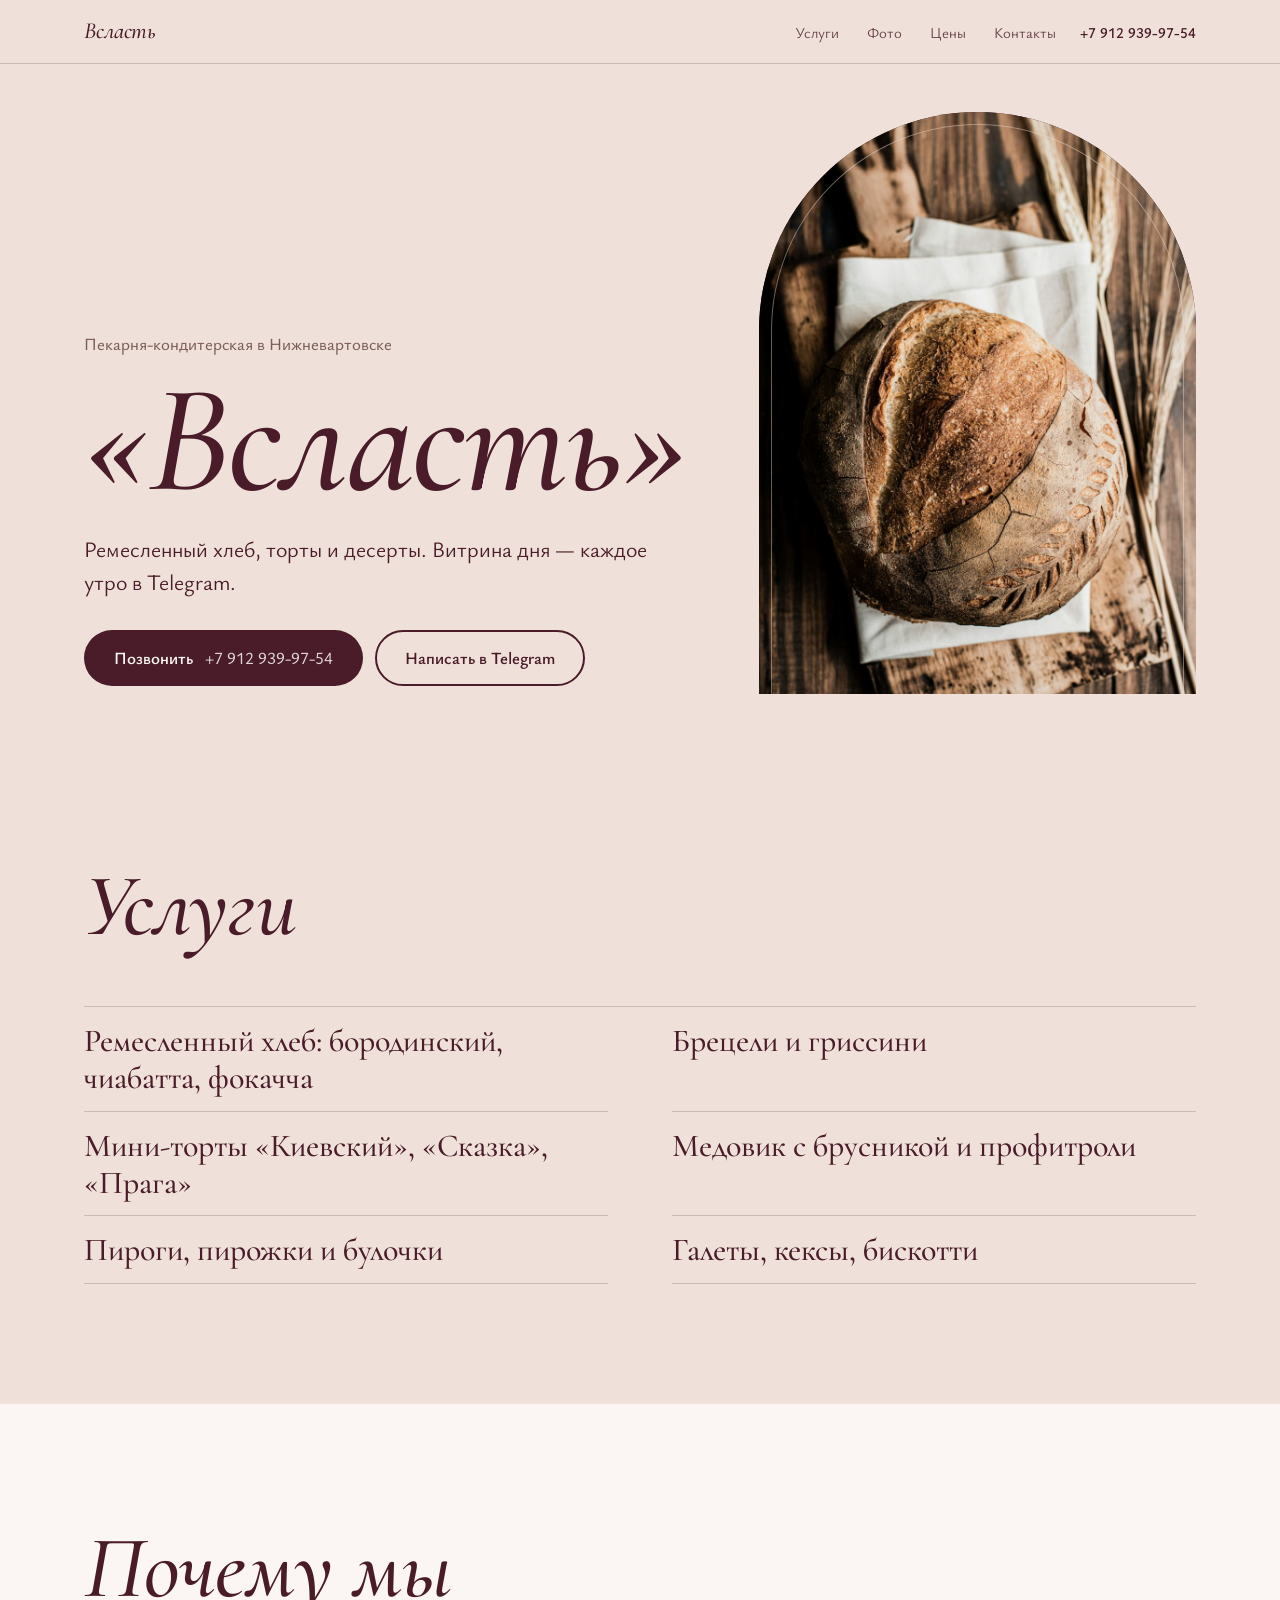
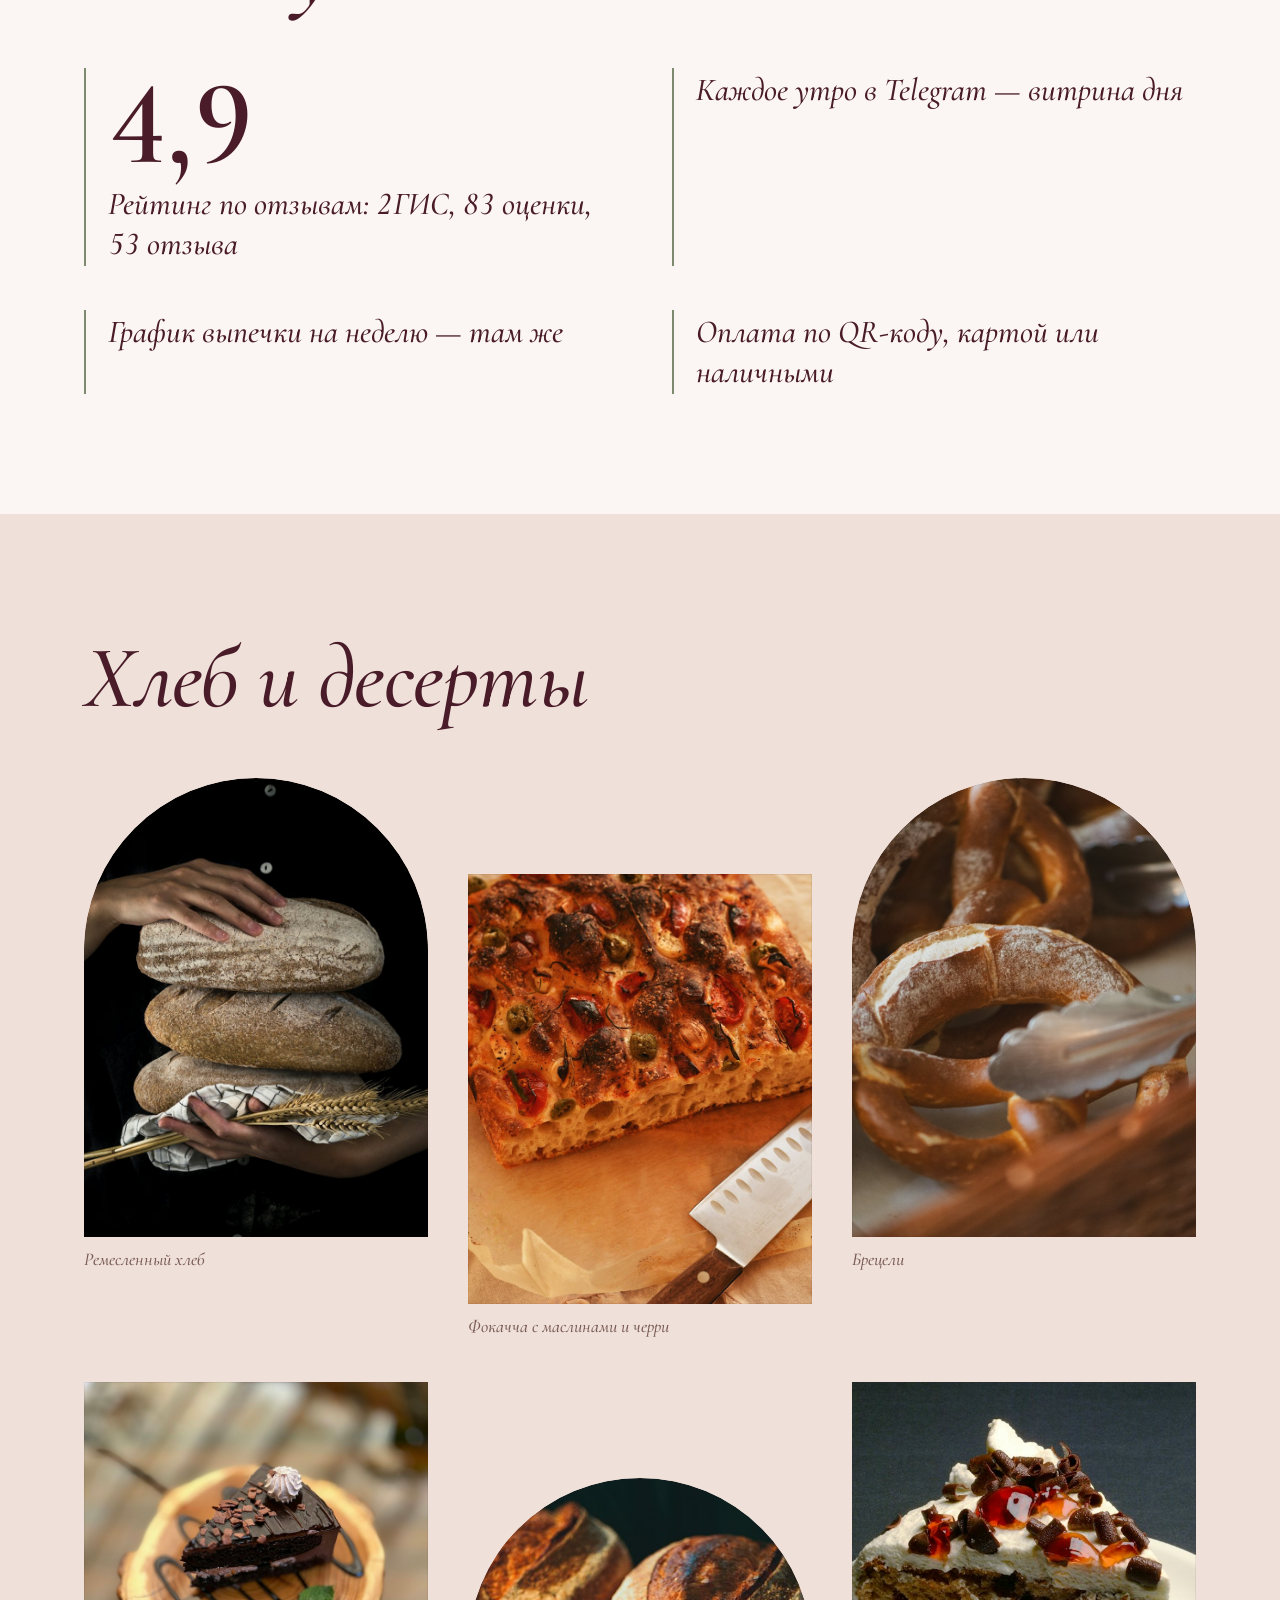
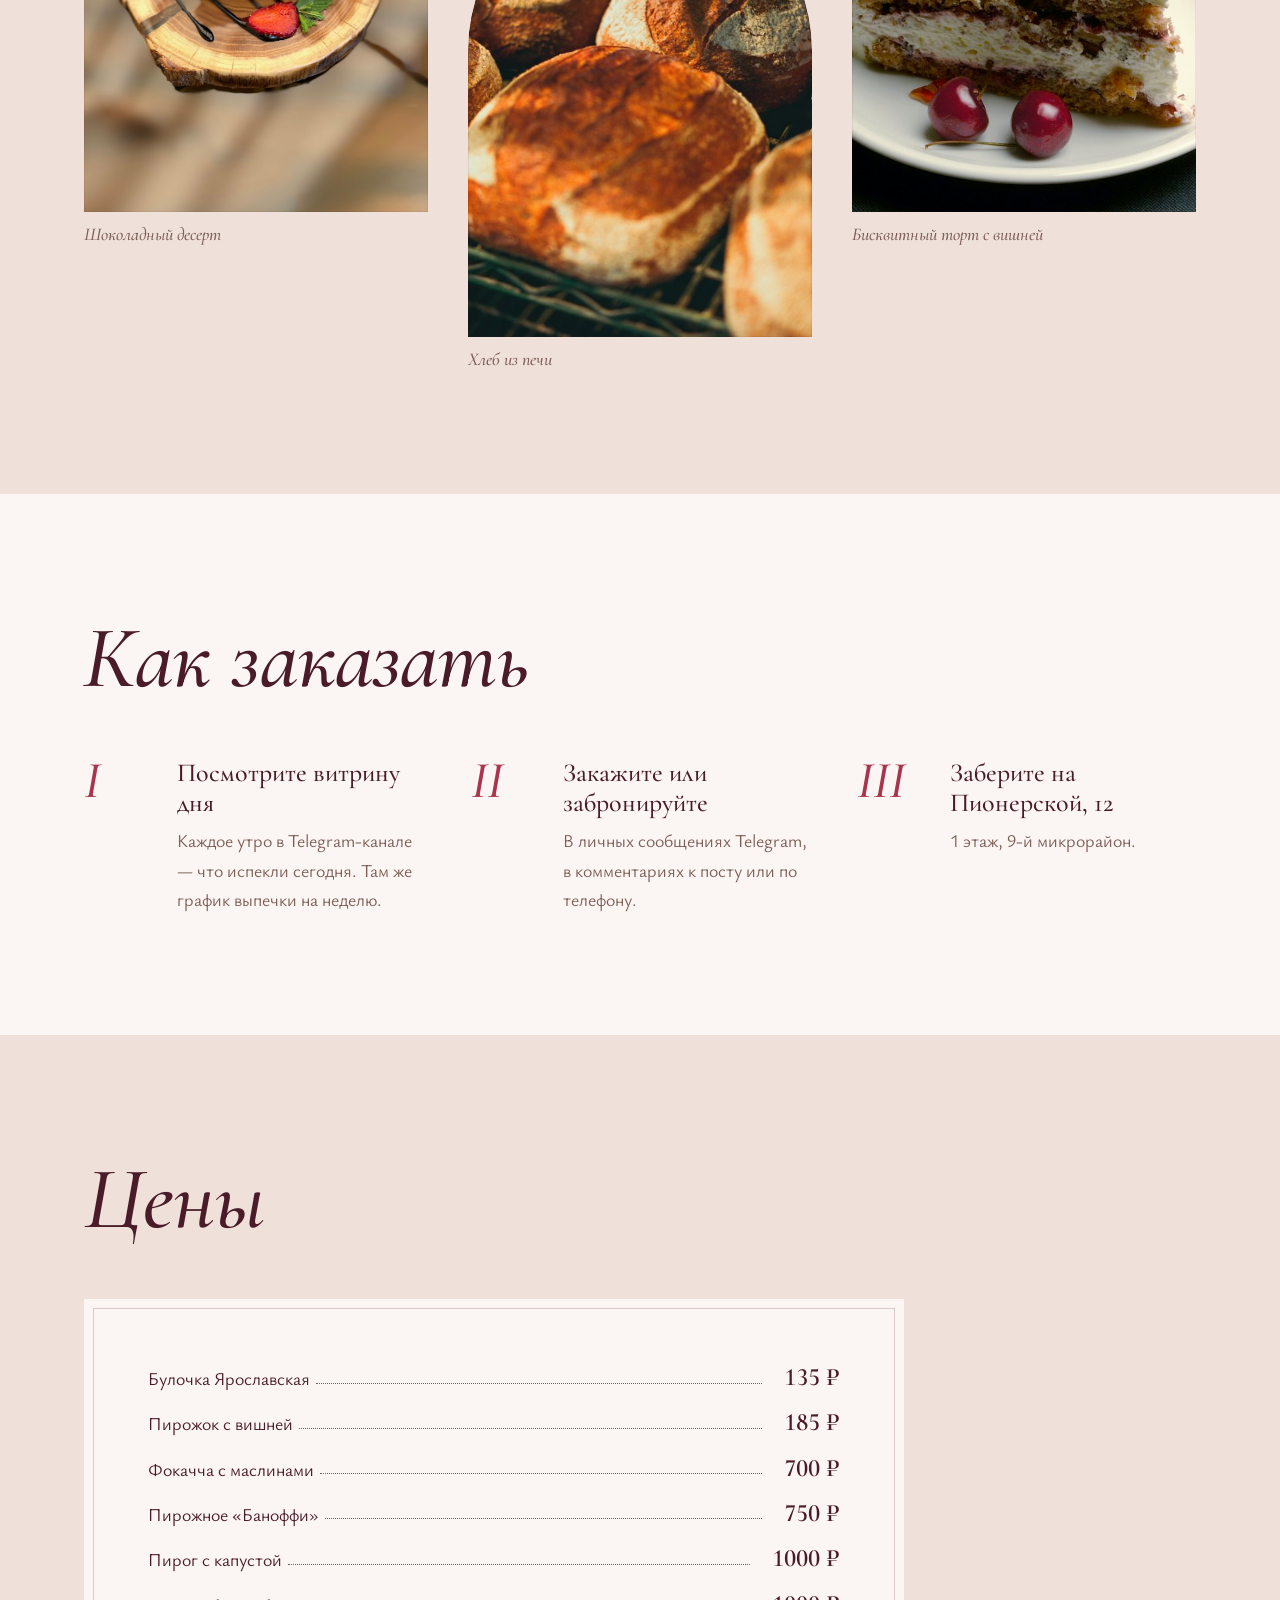
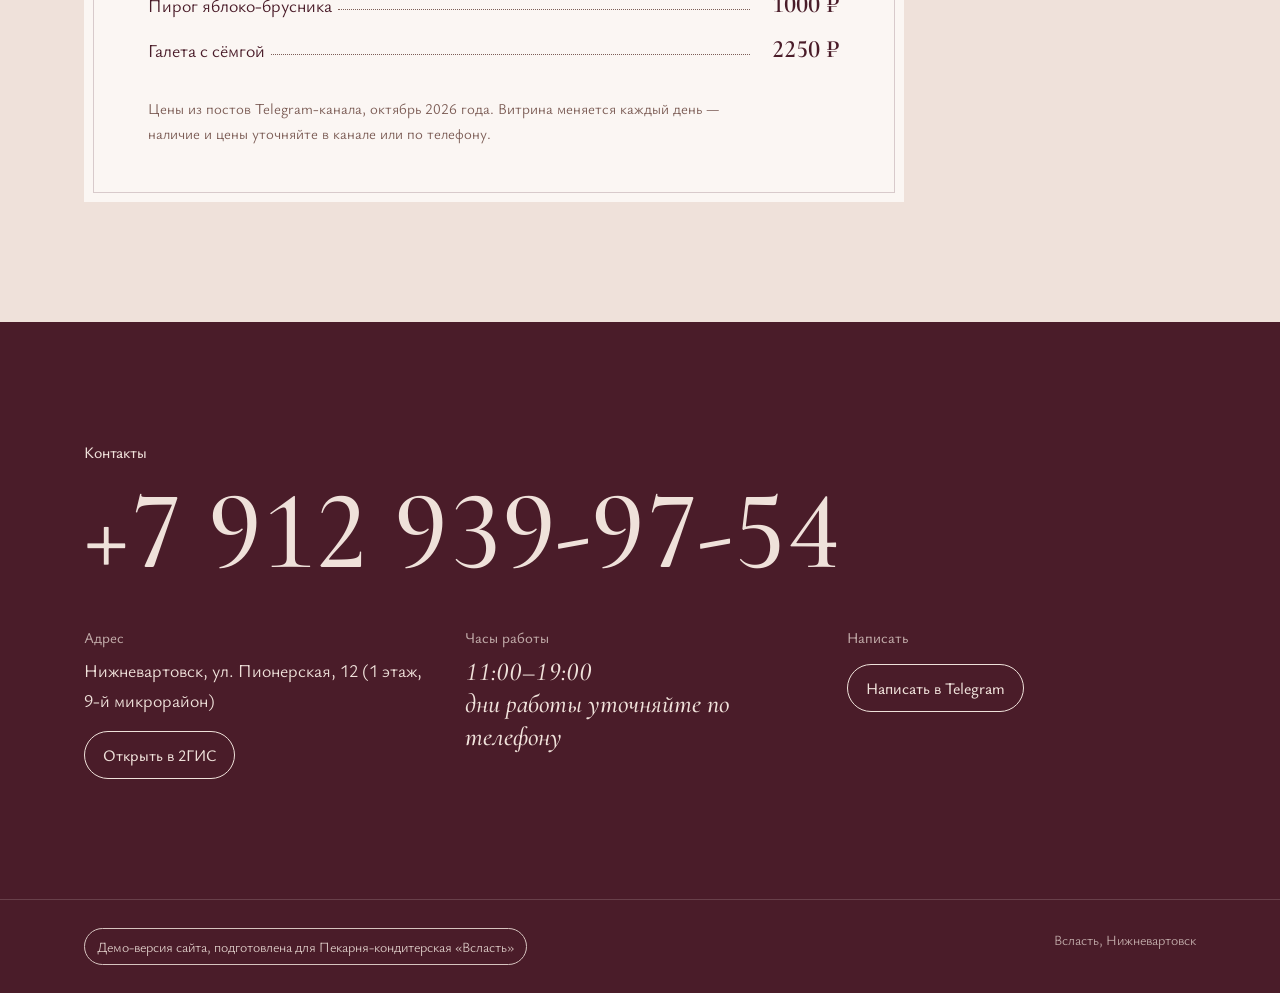
<file: vslast-pekarnya-konditerskaya/index.html>
<!doctype html>
<html lang="ru" class="no-js">
<head>
<meta charset="utf-8">
<meta name="viewport" content="width=device-width, initial-scale=1, viewport-fit=cover">
<meta name="robots" content="noindex, nofollow">
<title>Пекарня-кондитерская «Всласть» — Нижневартовск</title>
<meta name="description" content="Торты на заказ и кондитерские в Нижневартовске. Ремесленный хлеб: бородинский, чиабатта, фокачча, Брецели и гриссини, Мини-торты «Киевский», «Сказка», «Прага» Телефон +7 912 939-97-54.">
<meta name="theme-color" content="#EFE1DA">
<meta name="format-detection" content="telephone=no">
<link rel="preload" href="assets/fonts/cormorant-garamond-cyrillic-500-italic.woff2" as="font" type="font/woff2" crossorigin>
<link rel="preload" href="assets/fonts/ysabeau-office-cyrillic-400-normal.woff2" as="font" type="font/woff2" crossorigin>
<link rel="stylesheet" href="assets/site.css">
<script>document.documentElement.className='js';</script>
</head>
<body class="theme-barhat">
<a class="skip" href="#main">К содержанию</a>

<header class="top">
  <div class="wrap top__in">
    <a class="top__brand" href="#top">Всласть</a>
    <nav class="top__nav" aria-label="Разделы"><a href="#uslugi">Услуги</a><a href="#foto">Фото</a><a href="#ceny">Цены</a><a href="#kontakty">Контакты</a></nav>
    <a class="top__phone" href="tel:+79129399754">+7 912 939-97-54</a>
  </div>
</header>

<main id="main">
  <section class="hero" id="top">
    <div class="wrap hero__in">
      <div class="hero__text">
        <p class="hero__kicker" data-hero="1">Пекарня-кондитерская в Нижневартовске</p>
        <h1 class="hero__title " data-hero="2">«Всласть»</h1>
        <div class="dim" aria-hidden="true" data-hero="3"><i class="dim__t"></i><span class="dim__label">Нижневартовск</span><i class="dim__t"></i></div>
        <p class="hero__lead" data-hero="4">Ремесленный хлеб, торты и десерты. Витрина дня — каждое утро в Telegram.</p>
        <div class="hero__actions" data-hero="6">
          <a class="btn btn--primary" href="tel:+79129399754"><span class="btn__label">Позвонить</span><span class="btn__sub">+7 912 939-97-54</span></a>
          <a class="btn btn--ghost" href="https://t.me/vslast_nv" target="_blank" rel="noopener">Написать в Telegram</a>
        </div>
      </div>
      <div class="hero__art hero__art--barhat" data-hero="art"><figure class="arch"><img src="assets/img/hero-1.jpg" alt="Круглый ремесленный хлеб на льняном полотенце и деревянной доске" width="1000" height="1250" fetchpriority="high" decoding="async" sizes="(min-width:960px) 40vw, 90vw"></figure></div>
    </div>
  </section>

  <section class="sec sec--services" id="uslugi">
    <div class="wrap">
      <h2 class="sec__title" data-reveal>Услуги</h2>
      <ul class="services" data-reveal><li class="services__item"><svg class="check" viewBox="0 0 28 28" aria-hidden="true"><circle cx="14" cy="14" r="14"/><path d="M8.5 14.5l3.8 3.8 7.4-8.3"/></svg><span>Ремесленный хлеб: бородинский, чиабатта, фокачча</span></li>
<li class="services__item"><svg class="check" viewBox="0 0 28 28" aria-hidden="true"><circle cx="14" cy="14" r="14"/><path d="M8.5 14.5l3.8 3.8 7.4-8.3"/></svg><span>Брецели и гриссини</span></li>
<li class="services__item"><svg class="check" viewBox="0 0 28 28" aria-hidden="true"><circle cx="14" cy="14" r="14"/><path d="M8.5 14.5l3.8 3.8 7.4-8.3"/></svg><span>Мини-торты «Киевский», «Сказка», «Прага»</span></li>
<li class="services__item"><svg class="check" viewBox="0 0 28 28" aria-hidden="true"><circle cx="14" cy="14" r="14"/><path d="M8.5 14.5l3.8 3.8 7.4-8.3"/></svg><span>Медовик с брусникой и профитроли</span></li>
<li class="services__item"><svg class="check" viewBox="0 0 28 28" aria-hidden="true"><circle cx="14" cy="14" r="14"/><path d="M8.5 14.5l3.8 3.8 7.4-8.3"/></svg><span>Пироги, пирожки и булочки</span></li>
<li class="services__item"><svg class="check" viewBox="0 0 28 28" aria-hidden="true"><circle cx="14" cy="14" r="14"/><path d="M8.5 14.5l3.8 3.8 7.4-8.3"/></svg><span>Галеты, кексы, бискотти</span></li></ul>
    </div>
  </section>

  <section class="sec sec--facts sec--alt" id="pochemu-my">
    <div class="wrap">
      <h2 class="sec__title" data-reveal>Почему мы</h2>
      <ul class="facts" data-reveal><li class="facts__item facts__item--rating"><span class="facts__num">4,9</span>Рейтинг по отзывам: 2ГИС, 83 оценки, 53 отзыва</li>
<li class="facts__item">Каждое утро в Telegram — витрина дня</li>
<li class="facts__item">График выпечки на неделю — там же</li>
<li class="facts__item">Оплата по QR-коду, картой или наличными</li></ul>
    </div>
  </section>

  <section class="sec sec--gallery" id="foto">
    <div class="wrap">
      <h2 class="sec__title" data-reveal>Хлеб и десерты</h2>
      <div class="gallery" data-reveal><figure class="gallery__item"><span class="gallery__frame"><img src="assets/img/work-1.jpg" alt="Руки держат три буханки ржаного хлеба и колосья" width="800" height="1000" loading="lazy" decoding="async" sizes="(min-width:960px) 33vw, 50vw"></span><figcaption class="gallery__cap">Ремесленный хлеб</figcaption></figure>
<figure class="gallery__item"><span class="gallery__frame"><img src="assets/img/work-2.jpg" alt="Фокачча с маслинами и томатами черри на пергаменте" width="800" height="1198" loading="lazy" decoding="async" sizes="(min-width:960px) 33vw, 50vw"></span><figcaption class="gallery__cap">Фокачча с маслинами и черри</figcaption></figure>
<figure class="gallery__item"><span class="gallery__frame"><img src="assets/img/work-3.jpg" alt="Брецели в корзине и щипцы" width="800" height="1202" loading="lazy" decoding="async" sizes="(min-width:960px) 33vw, 50vw"></span><figcaption class="gallery__cap">Брецели</figcaption></figure>
<figure class="gallery__item"><span class="gallery__frame"><img src="assets/img/work-4.jpg" alt="Кусок шоколадного торта с клубникой на деревянной подставке" width="800" height="1067" loading="lazy" decoding="async" sizes="(min-width:960px) 33vw, 50vw"></span><figcaption class="gallery__cap">Шоколадный десерт</figcaption></figure>
<figure class="gallery__item"><span class="gallery__frame"><img src="assets/img/work-5.jpg" alt="Круглые хлеба с хрустящей корочкой на решётке" width="1000" height="663" loading="lazy" decoding="async" sizes="(min-width:960px) 33vw, 50vw"></span><figcaption class="gallery__cap">Хлеб из печи</figcaption></figure>
<figure class="gallery__item"><span class="gallery__frame"><img src="assets/img/work-6.jpg" alt="Кусок бисквитного торта со сливками и вишней" width="1000" height="663" loading="lazy" decoding="async" sizes="(min-width:960px) 33vw, 50vw"></span><figcaption class="gallery__cap">Бисквитный торт с вишней</figcaption></figure></div>
    </div>
  </section>

  <section class="sec sec--steps sec--alt" id="kak-zakazat">
    <div class="wrap">
      <h2 class="sec__title" data-reveal>Как заказать</h2>
      <ol class="steps" data-reveal><li class="steps__item"><span class="steps__num">1</span><h3 class="steps__title">Посмотрите витрину дня</h3><p class="steps__text">Каждое утро в Telegram-канале — что испекли сегодня. Там же график выпечки на неделю.</p></li>
<li class="steps__item"><span class="steps__num">2</span><h3 class="steps__title">Закажите или забронируйте</h3><p class="steps__text">В личных сообщениях Telegram, в комментариях к посту или по телефону.</p></li>
<li class="steps__item"><span class="steps__num">3</span><h3 class="steps__title">Заберите на Пионерской, 12</h3><p class="steps__text">1 этаж, 9-й микрорайон.</p></li></ol>
    </div>
  </section>

  <section class="sec sec--prices" id="ceny">
    <div class="wrap">
      <h2 class="sec__title" data-reveal>Цены</h2>
      <div class="prices" data-reveal>
        <dl class="prices__list"><div class="prices__row"><dt>Булочка Ярославская</dt><dd>135 ₽</dd></div>
<div class="prices__row"><dt>Пирожок с вишней</dt><dd>185 ₽</dd></div>
<div class="prices__row"><dt>Фокачча с маслинами</dt><dd>700 ₽</dd></div>
<div class="prices__row"><dt>Пирожное «Баноффи»</dt><dd>750 ₽</dd></div>
<div class="prices__row"><dt>Пирог с капустой</dt><dd>1000 ₽</dd></div>
<div class="prices__row"><dt>Пирог яблоко-брусника</dt><dd>1000 ₽</dd></div>
<div class="prices__row"><dt>Галета с сёмгой</dt><dd>2250 ₽</dd></div></dl>
        <p class="prices__note">Цены из постов Telegram-канала, октябрь 2026 года. Витрина меняется каждый день — наличие и цены уточняйте в канале или по телефону.</p>
      </div>
    </div>
  </section>

  <section class="sec sec--contacts" id="kontakty">
    <div class="wrap contacts">
      <h2 class="sec__title" data-reveal>Контакты</h2>
      <a class="contacts__phone" href="tel:+79129399754" data-reveal>+7 912 939-97-54</a>
      <div class="contacts__grid" data-reveal>
        <div class="contacts__item">
          <h3 class="contacts__label">Адрес</h3>
          <p class="contacts__value">Нижневартовск, ул. Пионерская, 12 (1 этаж, 9-й микрорайон)</p>
          <p class="contacts__links"><a href="https://2gis.ru/nizhnevartovsk/firm/70000001078590446" target="_blank" rel="noopener">Открыть в 2ГИС</a></p>
        </div>
        <div class="contacts__item">
          <h3 class="contacts__label">Часы работы</h3>
          <p class="contacts__value contacts__hours">11:00–19:00<br>дни работы уточняйте по телефону</p>
        </div>
        <div class="contacts__item">
          <h3 class="contacts__label">Написать</h3>
          <p class="contacts__links"><a href="https://t.me/vslast_nv" target="_blank" rel="noopener">Написать в Telegram</a></p>
        </div>
      </div>
    </div>
  </section>
</main>

<footer class="foot">
  <div class="wrap foot__in">
    <p class="foot__badge">Демо-версия сайта, подготовлена для Пекарня-кондитерская «Всласть»</p>
    <p class="foot__copy">Всласть, Нижневартовск</p>
  </div>
</footer>

<nav class="dock" aria-label="Быстрая связь">
  <a class="dock__btn dock__btn--call" href="tel:+79129399754">Позвонить</a>
  <a class="dock__btn dock__btn--msg" href="https://t.me/vslast_nv" target="_blank" rel="noopener">Telegram</a>
</nav>

<script src="assets/site.js" defer></script>
</body>
</html>
</file>
<file: _primer-remont/assets/site.css>
/* kalibr — собрано design/build.mjs */
@font-face{font-family:'Fira Sans Extra Condensed';font-style:normal;font-weight:700;font-display:swap;src:url(fonts/fira-sans-extra-condensed-cyrillic-700-normal.woff2) format('woff2');unicode-range:U+0301,U+0400-045F,U+0490-0491,U+04B0-04B1,U+2116}
@font-face{font-family:'Fira Sans Extra Condensed';font-style:normal;font-weight:700;font-display:swap;src:url(fonts/fira-sans-extra-condensed-latin-ext-700-normal.woff2) format('woff2');unicode-range:U+0100-02BA,U+02BD-02C5,U+02C7-02CC,U+02CE-02D7,U+02DD-02FF,U+0304,U+0308,U+0329,U+1D00-1DBF,U+1E00-1E9F,U+1EF2-1EFF,U+2020,U+20A0-20AB,U+20AD-20C0,U+2113,U+2C60-2C7F,U+A720-A7FF}
@font-face{font-family:'Fira Sans Extra Condensed';font-style:normal;font-weight:700;font-display:swap;src:url(fonts/fira-sans-extra-condensed-latin-700-normal.woff2) format('woff2');unicode-range:U+0000-00FF,U+0131,U+0152-0153,U+02BB-02BC,U+02C6,U+02DA,U+02DC,U+0304,U+0308,U+0329,U+2000-206F,U+20AC,U+2122,U+2191,U+2193,U+2212,U+2215,U+FEFF,U+FFFD}
@font-face{font-family:'Fira Sans Extra Condensed';font-style:normal;font-weight:800;font-display:swap;src:url(fonts/fira-sans-extra-condensed-cyrillic-800-normal.woff2) format('woff2');unicode-range:U+0301,U+0400-045F,U+0490-0491,U+04B0-04B1,U+2116}
@font-face{font-family:'Fira Sans Extra Condensed';font-style:normal;font-weight:800;font-display:swap;src:url(fonts/fira-sans-extra-condensed-latin-ext-800-normal.woff2) format('woff2');unicode-range:U+0100-02BA,U+02BD-02C5,U+02C7-02CC,U+02CE-02D7,U+02DD-02FF,U+0304,U+0308,U+0329,U+1D00-1DBF,U+1E00-1E9F,U+1EF2-1EFF,U+2020,U+20A0-20AB,U+20AD-20C0,U+2113,U+2C60-2C7F,U+A720-A7FF}
@font-face{font-family:'Fira Sans Extra Condensed';font-style:normal;font-weight:800;font-display:swap;src:url(fonts/fira-sans-extra-condensed-latin-800-normal.woff2) format('woff2');unicode-range:U+0000-00FF,U+0131,U+0152-0153,U+02BB-02BC,U+02C6,U+02DA,U+02DC,U+0304,U+0308,U+0329,U+2000-206F,U+20AC,U+2122,U+2191,U+2193,U+2212,U+2215,U+FEFF,U+FFFD}
@font-face{font-family:'Golos Text';font-style:normal;font-weight:400;font-display:swap;src:url(fonts/golos-text-cyrillic-400-normal.woff2) format('woff2');unicode-range:U+0301,U+0400-045F,U+0490-0491,U+04B0-04B1,U+2116}
@font-face{font-family:'Golos Text';font-style:normal;font-weight:400;font-display:swap;src:url(fonts/golos-text-latin-ext-400-normal.woff2) format('woff2');unicode-range:U+0100-02BA,U+02BD-02C5,U+02C7-02CC,U+02CE-02D7,U+02DD-02FF,U+0304,U+0308,U+0329,U+1D00-1DBF,U+1E00-1E9F,U+1EF2-1EFF,U+2020,U+20A0-20AB,U+20AD-20C0,U+2113,U+2C60-2C7F,U+A720-A7FF}
@font-face{font-family:'Golos Text';font-style:normal;font-weight:400;font-display:swap;src:url(fonts/golos-text-latin-400-normal.woff2) format('woff2');unicode-range:U+0000-00FF,U+0131,U+0152-0153,U+02BB-02BC,U+02C6,U+02DA,U+02DC,U+0304,U+0308,U+0329,U+2000-206F,U+20AC,U+2122,U+2191,U+2193,U+2212,U+2215,U+FEFF,U+FFFD}
@font-face{font-family:'Golos Text';font-style:normal;font-weight:500;font-display:swap;src:url(fonts/golos-text-cyrillic-500-normal.woff2) format('woff2');unicode-range:U+0301,U+0400-045F,U+0490-0491,U+04B0-04B1,U+2116}
@font-face{font-family:'Golos Text';font-style:normal;font-weight:500;font-display:swap;src:url(fonts/golos-text-latin-ext-500-normal.woff2) format('woff2');unicode-range:U+0100-02BA,U+02BD-02C5,U+02C7-02CC,U+02CE-02D7,U+02DD-02FF,U+0304,U+0308,U+0329,U+1D00-1DBF,U+1E00-1E9F,U+1EF2-1EFF,U+2020,U+20A0-20AB,U+20AD-20C0,U+2113,U+2C60-2C7F,U+A720-A7FF}
@font-face{font-family:'Golos Text';font-style:normal;font-weight:500;font-display:swap;src:url(fonts/golos-text-latin-500-normal.woff2) format('woff2');unicode-range:U+0000-00FF,U+0131,U+0152-0153,U+02BB-02BC,U+02C6,U+02DA,U+02DC,U+0304,U+0308,U+0329,U+2000-206F,U+20AC,U+2122,U+2191,U+2193,U+2212,U+2215,U+FEFF,U+FFFD}
@font-face{font-family:'Golos Text';font-style:normal;font-weight:600;font-display:swap;src:url(fonts/golos-text-cyrillic-600-normal.woff2) format('woff2');unicode-range:U+0301,U+0400-045F,U+0490-0491,U+04B0-04B1,U+2116}
@font-face{font-family:'Golos Text';font-style:normal;font-weight:600;font-display:swap;src:url(fonts/golos-text-latin-ext-600-normal.woff2) format('woff2');unicode-range:U+0100-02BA,U+02BD-02C5,U+02C7-02CC,U+02CE-02D7,U+02DD-02FF,U+0304,U+0308,U+0329,U+1D00-1DBF,U+1E00-1E9F,U+1EF2-1EFF,U+2020,U+20A0-20AB,U+20AD-20C0,U+2113,U+2C60-2C7F,U+A720-A7FF}
@font-face{font-family:'Golos Text';font-style:normal;font-weight:600;font-display:swap;src:url(fonts/golos-text-latin-600-normal.woff2) format('woff2');unicode-range:U+0000-00FF,U+0131,U+0152-0153,U+02BB-02BC,U+02C6,U+02DA,U+02DC,U+0304,U+0308,U+0329,U+2000-206F,U+20AC,U+2122,U+2191,U+2193,U+2212,U+2215,U+FEFF,U+FFFD}
/* ===== base.css — общая структура для всех тем. Цвета и шрифты задаёт тема. ===== */
*,*::before,*::after{box-sizing:border-box}
html{-webkit-text-size-adjust:100%;text-size-adjust:100%;scroll-behavior:smooth;scroll-padding-top:16px}
body{margin:0;background:var(--bg);color:var(--ink);font-family:var(--font-body);font-size:17px;line-height:1.55;
  -webkit-font-smoothing:antialiased;text-rendering:optimizeLegibility;font-kerning:normal}
img{display:block;max-width:100%;height:auto}
a{color:inherit}
h1,h2,h3,p,ul,ol,dl,dd,figure{margin:0;padding:0}
ul,ol{list-style:none}
:focus-visible{outline:3px solid var(--focus);outline-offset:3px;border-radius:2px}
.skip{position:absolute;left:12px;top:-60px;z-index:50;padding:10px 16px;background:var(--ink);color:var(--bg);text-decoration:none}
.skip:focus{top:12px}

:root{--gutter:16px;--maxw:1280px;--sec-pad:72px;--dock-h:0px}
@media (min-width:960px){:root{--gutter:56px;--sec-pad:120px}}
.wrap{width:100%;max-width:var(--maxw);margin:0 auto;padding:0 var(--gutter)}

/* ---- header ---- */
.top{position:relative;z-index:5}
.top__in{display:flex;align-items:center;gap:24px;min-height:64px}
.top__brand{font-weight:600;text-decoration:none;font-size:15px;line-height:1.2;max-width:60%;
  overflow:hidden;text-overflow:ellipsis;white-space:nowrap}
.top__nav{display:none;margin-left:auto;gap:28px}
.top__nav a{text-decoration:none;font-size:15px;opacity:.8}
.top__nav a:hover{opacity:1;text-decoration:underline;text-underline-offset:4px}
.top__phone{margin-left:auto;font-weight:600;font-size:15px;text-decoration:none;white-space:nowrap;font-variant-numeric:tabular-nums}
@media (min-width:960px){.top__nav{display:flex}.top__phone{margin-left:0}}

/* ---- hero ---- */
.hero{position:relative}
.hero__in{display:grid;gap:40px;padding-top:32px;padding-bottom:56px}
.hero__text{min-width:0}
.hero__title{font-family:var(--font-display);text-wrap:balance;overflow-wrap:break-word;hyphens:manual}
.hero__lead{max-width:34em;font-size:18px;line-height:1.5;margin-top:20px;text-wrap:pretty}
.hero__actions{display:flex;flex-wrap:wrap;gap:12px;margin-top:32px}
.hero__art{min-width:0}
.hero__art:empty{display:none}
.dim{display:none}
@media (min-width:960px){
  .hero__in{grid-template-columns:minmax(0,7fr) minmax(0,5fr);align-items:end;gap:64px;padding-top:56px;padding-bottom:96px}
}

/* ---- buttons ---- */
.btn{display:inline-flex;align-items:center;justify-content:center;gap:12px;min-height:56px;padding:0 26px;
  font:600 17px/1.1 var(--font-body);text-decoration:none;border:2px solid transparent;border-radius:var(--r-btn);
  cursor:pointer;transition:background-color .2s,color .2s,border-color .2s,transform .2s}
.btn:active{transform:translateY(1px)}
.btn--primary{background:var(--accent);color:var(--on-accent)}
.btn--ghost{border-color:currentColor;background:transparent}
.btn__sub{font-weight:500;opacity:.85;font-variant-numeric:tabular-nums;white-space:nowrap}

/* ---- sections ---- */
.sec{padding:var(--sec-pad) 0}
.sec__title{font-family:var(--font-display);text-wrap:balance;margin-bottom:32px}
@media (min-width:960px){.sec__title{margin-bottom:56px}}

.services,.facts,.steps,.prices__list{display:grid}
.services__item{display:flex;align-items:flex-start;gap:14px}
.check{flex:none;display:none}
.facts__item{max-width:36em}
.steps__item{display:grid;gap:8px;align-content:start}
.steps__text{max-width:30em}
.prices{max-width:880px}
.prices__row{display:flex;align-items:baseline;justify-content:space-between;gap:16px}
.prices__row dt{min-width:0}
.prices__row dd{flex:none;white-space:nowrap;font-variant-numeric:tabular-nums}
.prices__note{margin-top:24px;font-size:15px;color:var(--muted);max-width:40em}

/* gallery */
.gallery{display:grid;gap:12px;grid-template-columns:repeat(2,minmax(0,1fr))}
.gallery__item{margin:0;min-width:0}
.gallery__frame{position:relative;display:block}
.gallery__item img{width:100%;height:100%;object-fit:cover;aspect-ratio:4/5}
.gallery__cap{font-size:14px;color:var(--muted);margin-top:8px}
@media (min-width:960px){.gallery{grid-template-columns:repeat(3,minmax(0,1fr));gap:24px}}

.band{margin:0}
.band img{width:100%;aspect-ratio:16/10;object-fit:cover}
@media (min-width:960px){.band img{aspect-ratio:21/8}}

/* ---- contacts ---- */
.contacts__phone{display:inline-block;font-family:var(--font-display);text-decoration:none;
  font-variant-numeric:tabular-nums;line-height:1;margin-bottom:40px;white-space:nowrap}
.contacts__grid{display:grid;gap:32px}
.contacts__label{font:600 15px/1.3 var(--font-body);opacity:.7;margin-bottom:8px}
.contacts__value{font-size:18px;max-width:22em}
.contacts__links{display:flex;flex-wrap:wrap;gap:10px;margin-top:16px}
.contacts__links a{display:inline-flex;align-items:center;min-height:48px;padding:0 18px;text-decoration:none;
  border:1.5px solid currentColor;border-radius:var(--r-btn);font-weight:500;font-size:16px}
@media (min-width:720px){.contacts__grid{grid-template-columns:repeat(3,minmax(0,1fr))}}

/* ---- footer + demo badge ---- */
.foot{padding:28px 0 calc(28px + var(--dock-h))}
.foot__in{display:flex;flex-wrap:wrap;justify-content:space-between;gap:12px;font-size:14px}
.foot__badge{display:inline-block;padding:6px 12px;border:1px solid currentColor;border-radius:var(--r-btn);opacity:.85}
.foot__copy{opacity:.7}

/* ---- sticky mobile dock ---- */
.dock{position:fixed;left:0;right:0;bottom:0;z-index:20;display:flex;gap:8px;
  padding:8px var(--gutter) calc(8px + env(safe-area-inset-bottom));background:var(--dock-bg);
  box-shadow:0 -1px 0 var(--line)}
.dock__btn{flex:1 1 0;display:flex;align-items:center;justify-content:center;min-height:52px;
  font:600 17px/1 var(--font-body);text-decoration:none;border-radius:var(--r-btn)}
.dock__btn--call{background:var(--accent);color:var(--on-accent)}
.dock__btn--msg{background:var(--dock-msg-bg);color:var(--dock-msg-ink)}
@media (max-width:959px){:root{--dock-h:68px}}
@media (min-width:960px){.dock{display:none}}

/* ---- motion: one hero sequence + soft reveal ---- */
@keyframes rise{from{opacity:0;transform:translateY(14px)}to{opacity:1;transform:none}}
html.js [data-hero]{animation:rise .8s cubic-bezier(.2,.7,.2,1) both}
html.js [data-hero="2"]{animation-delay:.08s}
html.js [data-hero="3"]{animation-delay:.2s}
html.js [data-hero="4"]{animation-delay:.28s}
html.js [data-hero="5"]{animation-delay:.36s}
html.js [data-hero="6"]{animation-delay:.44s}
html.js [data-hero="art"]{animation-delay:.15s}
html.js [data-reveal]{opacity:0;transform:translateY(12px);transition:opacity .7s ease,transform .7s cubic-bezier(.2,.7,.2,1)}
html.js [data-reveal].is-in{opacity:1;transform:none}
html.static [data-hero],html.static [data-reveal]{animation:none!important;transition:none!important;opacity:1!important;transform:none!important}
@media (prefers-reduced-motion:reduce){
  html{scroll-behavior:auto}
  html.js [data-hero],html.js [data-reveal],html.js [data-hero] *{animation:none!important;transition:none!important;opacity:1!important;transform:none!important}
}
html.static *,html.static *::before,html.static *::after{animation:none!important;transition:none!important}
.sec--alt{background:var(--alt,var(--surface))}
@media (max-width:599px){.hero__actions .btn{flex:1 1 100%}}
html.js .dock{transform:translateY(110%);transition:transform .35s cubic-bezier(.2,.7,.2,1)}
html.js.dock-on .dock{transform:none}
@media (prefers-reduced-motion:reduce){html.js .dock{transition:none}}

/* ===== Тема «Калибр»: синий лист чертежа, узкий капс, размерные линии ===== */
body.theme-kalibr{
  --bg:#E3E1DB;--surface:#F6F5F2;--ink:#20262A;--muted:#5F676C;
  --accent:#1D3FD1;--on-accent:#fff;--mark:#FFC31F;--focus:#FFC31F;
  --line:rgba(32,38,42,.22);
  --font-display:'Fira Sans Extra Condensed','Arial Narrow',sans-serif;
  --font-body:'Golos Text',system-ui,-apple-system,'Segoe UI',sans-serif;
  --alt:#F6F5F2;--r-btn:2px;--dock-bg:#20262A;--dock-msg-bg:#F6F5F2;--dock-msg-ink:#20262A;
  --grid:linear-gradient(rgba(255,255,255,.075) 1px,transparent 1px),
         linear-gradient(90deg,rgba(255,255,255,.075) 1px,transparent 1px),
         linear-gradient(rgba(255,255,255,.07) 1px,transparent 1px),
         linear-gradient(90deg,rgba(255,255,255,.07) 1px,transparent 1px);
}
.theme-kalibr .top,.theme-kalibr .hero{background-color:var(--accent);color:#fff;
  background-image:var(--grid);background-size:24px 24px,24px 24px,120px 120px,120px 120px;background-position:-1px -1px}
.theme-kalibr .top{box-shadow:inset 0 -1px 0 rgba(255,255,255,.22)}
.theme-kalibr .top__in{min-height:72px}
.theme-kalibr .top__brand{font:700 20px/1 var(--font-display);letter-spacing:.01em;text-transform:uppercase}
.theme-kalibr .top__nav a{opacity:.85}

/* hero */
.theme-kalibr .hero__in{padding-top:40px}
.theme-kalibr .hero__kicker{font-weight:500;font-size:16px;color:rgba(255,255,255,.82);margin-bottom:14px}
.theme-kalibr .hero__title{font-weight:800;text-transform:uppercase;font-size:clamp(54px,15vw,184px);line-height:.88;letter-spacing:-.005em}
.theme-kalibr .hero__title.title--long{font-size:clamp(42px,10.5vw,128px)}
.theme-kalibr .hero__title.title--xlong{font-size:clamp(34px,8.2vw,104px)}
.theme-kalibr .hero__lead{color:rgba(255,255,255,.88)}
.theme-kalibr .hero .btn--primary{background:#F6F5F2;color:var(--ink)}
.theme-kalibr .hero .btn--primary:hover{background:#fff}
.theme-kalibr .hero .btn--ghost{color:#fff;border-color:rgba(255,255,255,.7)}
.theme-kalibr .hero .btn--ghost:hover{border-color:#fff;background:rgba(255,255,255,.08)}

/* размерная линия */
.theme-kalibr .dim{display:flex;align-items:center;position:relative;height:34px;margin-top:22px;
  border-left:1px solid rgba(255,255,255,.6);border-right:1px solid rgba(255,255,255,.6)}
.theme-kalibr .dim::before{content:"";position:absolute;left:0;right:0;top:50%;height:1px;background:rgba(255,255,255,.75);
  transform-origin:left center}
.theme-kalibr .dim__t{position:absolute;top:50%;width:14px;height:2px;background:var(--mark);transform:translate(-50%,-50%) rotate(-45deg)}
.theme-kalibr .dim__t:first-child{left:0}
.theme-kalibr .dim__t:last-child{left:100%}
.theme-kalibr .dim__label{position:relative;margin:0 auto;padding:0 12px;background:var(--accent);
  font-size:14px;font-weight:500;letter-spacing:.02em;color:#fff}
@keyframes kal-draw{from{transform:scaleX(0)}to{transform:scaleX(1)}}
@keyframes kal-pop{from{opacity:0}to{opacity:1}}
html.js .theme-kalibr .dim::before{animation:kal-draw 1.1s cubic-bezier(.6,0,.2,1) .35s both}
html.js .theme-kalibr .dim__t,html.js .theme-kalibr .dim__label{animation:kal-pop .4s ease 1.3s both}

/* штамп чертежа (основная надпись) */
.theme-kalibr .stamp{border:1px solid rgba(255,255,255,.55);font-size:15px}
.theme-kalibr .stamp__row{display:grid;grid-template-columns:7.5em 1fr;border-bottom:1px solid rgba(255,255,255,.3)}
.theme-kalibr .stamp__row:last-child{border-bottom:0}
.theme-kalibr .stamp__k{padding:12px 14px;border-right:1px solid rgba(255,255,255,.3);color:rgba(255,255,255,.7);font-size:13px;line-height:1.3}
.theme-kalibr .stamp__v{padding:12px 14px;font-weight:500;line-height:1.35}
.theme-kalibr .stamp__v a{text-decoration:none}

/* sections */
.theme-kalibr .sec__title{font-weight:800;text-transform:uppercase;font-size:clamp(44px,11vw,96px);line-height:.9}

.theme-kalibr .services{border-top:2px solid var(--ink)}
.theme-kalibr .services__item{padding:16px 0 14px;border-bottom:1px solid var(--line);
  font:700 clamp(26px,6.6vw,38px)/1.02 var(--font-display)}
@media (min-width:960px){.theme-kalibr .services{grid-template-columns:1fr 1fr;column-gap:56px}
  .theme-kalibr .services__item{padding:22px 0 18px}}

.theme-kalibr .facts{gap:22px}
.theme-kalibr .facts__item{position:relative;padding-left:28px;max-width:26em;font-size:clamp(20px,5vw,30px);font-weight:500;line-height:1.35}
.theme-kalibr .facts__item::before{content:"";position:absolute;left:0;top:.5em;width:10px;height:10px;background:var(--mark);
  box-shadow:0 0 0 1px var(--ink)}
.theme-kalibr .facts__num{display:block;font:800 clamp(64px,16vw,120px)/.9 var(--font-display);color:var(--accent);margin-bottom:6px}
@media (min-width:960px){.theme-kalibr .facts{gap:30px}}

.theme-kalibr .gallery__frame::before,.theme-kalibr .gallery__frame::after{content:"";position:absolute;width:16px;height:16px;z-index:1;pointer-events:none}
.theme-kalibr .gallery__frame::before{left:-7px;top:-7px;border-left:1.5px solid var(--ink);border-top:1.5px solid var(--ink)}
.theme-kalibr .gallery__frame::after{right:-7px;bottom:-7px;border-right:1.5px solid var(--ink);border-bottom:1.5px solid var(--ink)}
.theme-kalibr .gallery{gap:24px 22px}
.theme-kalibr .gallery__item img{border-radius:2px;aspect-ratio:1/1}
@media (min-width:960px){.theme-kalibr .gallery{gap:36px 32px}}

.theme-kalibr .steps{gap:36px}
.theme-kalibr .steps__item{border-top:2px solid var(--ink);padding-top:18px;grid-template-columns:64px 1fr;column-gap:12px}
.theme-kalibr .steps__num{grid-row:1 / span 2}
.theme-kalibr .steps__num{font:800 64px/.85 var(--font-display);color:var(--accent)}
.theme-kalibr .steps__title{font-size:21px;font-weight:600;line-height:1.25}
.theme-kalibr .steps__text{color:var(--muted)}
@media (min-width:960px){.theme-kalibr .steps{grid-template-columns:repeat(3,1fr);gap:40px}
  .theme-kalibr .steps__item{grid-template-columns:1fr;row-gap:12px}.theme-kalibr .steps__num{grid-row:auto;font-size:84px}}

.theme-kalibr .prices__list{border-top:2px solid var(--ink)}
.theme-kalibr .prices__row{padding:16px 0;border-bottom:1px solid var(--line)}
.theme-kalibr .prices__row dt{font-size:clamp(17px,1.6vw,21px);font-weight:500;line-height:1.3}
.theme-kalibr .prices__row dd{font:700 clamp(24px,6vw,32px)/1 var(--font-display);color:var(--accent)}

.theme-kalibr .sec--contacts,.theme-kalibr .foot{background:var(--ink);color:#fff}
.theme-kalibr .sec--contacts .sec__title{color:#fff}
.theme-kalibr .contacts__phone{font-weight:800;font-size:clamp(46px,13.5vw,128px);color:#fff}
.theme-kalibr .contacts__phone:hover{color:var(--mark)}
.theme-kalibr .contacts__grid{border-top:1px solid rgba(255,255,255,.25);padding-top:28px}
.theme-kalibr .contacts__links a:hover{background:#fff;color:var(--ink)}
.theme-kalibr .foot{border-top:1px solid rgba(255,255,255,.14)}
.theme-kalibr .dock__btn--call{background:var(--accent)}
.theme-kalibr .sec--contacts .sec__title{font:600 18px/1.3 var(--font-body);text-transform:none;color:rgba(255,255,255,.7);margin-bottom:12px}
.theme-kalibr .stamp__row:first-child .stamp__v{font-size:15px}
@media (max-width:599px){
  .theme-kalibr .stamp__row{grid-template-columns:6.6em 1fr}
  .theme-kalibr .stamp__k,.theme-kalibr .stamp__v{padding:10px 12px}
}
/* компьютер: название на всю ширину, размерная линия под ним, штамп справа от текста */
@media (min-width:960px){
  .theme-kalibr .hero__in{grid-template-columns:minmax(0,7fr) minmax(0,5fr);column-gap:72px;row-gap:0;align-items:start;padding-top:64px;padding-bottom:88px}
  .theme-kalibr .hero__text{display:contents}
  .theme-kalibr .hero__kicker,.theme-kalibr .hero__title,.theme-kalibr .dim{grid-column:1 / -1}
  .theme-kalibr .hero__kicker{font-size:18px}
  .theme-kalibr .dim{margin-top:28px}
  .theme-kalibr .hero__lead,.theme-kalibr .hero__actions{grid-column:1}
  .theme-kalibr .hero__lead{font-size:21px;margin-top:32px}
  .theme-kalibr .hero__art{grid-column:2;grid-row:4 / span 2;margin-top:36px}
}
</file>
<file: aura-klining-himchistka/assets/site.css>
/* yasno — собрано design/build.mjs */
@font-face{font-family:'Unbounded';font-style:normal;font-weight:500;font-display:swap;src:url(fonts/unbounded-cyrillic-500-normal.woff2) format('woff2');unicode-range:U+0301,U+0400-045F,U+0490-0491,U+04B0-04B1,U+2116}
@font-face{font-family:'Unbounded';font-style:normal;font-weight:500;font-display:swap;src:url(fonts/unbounded-latin-ext-500-normal.woff2) format('woff2');unicode-range:U+0100-02BA,U+02BD-02C5,U+02C7-02CC,U+02CE-02D7,U+02DD-02FF,U+0304,U+0308,U+0329,U+1D00-1DBF,U+1E00-1E9F,U+1EF2-1EFF,U+2020,U+20A0-20AB,U+20AD-20C0,U+2113,U+2C60-2C7F,U+A720-A7FF}
@font-face{font-family:'Unbounded';font-style:normal;font-weight:500;font-display:swap;src:url(fonts/unbounded-latin-500-normal.woff2) format('woff2');unicode-range:U+0000-00FF,U+0131,U+0152-0153,U+02BB-02BC,U+02C6,U+02DA,U+02DC,U+0304,U+0308,U+0329,U+2000-206F,U+20AC,U+2122,U+2191,U+2193,U+2212,U+2215,U+FEFF,U+FFFD}
@font-face{font-family:'Unbounded';font-style:normal;font-weight:700;font-display:swap;src:url(fonts/unbounded-cyrillic-700-normal.woff2) format('woff2');unicode-range:U+0301,U+0400-045F,U+0490-0491,U+04B0-04B1,U+2116}
@font-face{font-family:'Unbounded';font-style:normal;font-weight:700;font-display:swap;src:url(fonts/unbounded-latin-ext-700-normal.woff2) format('woff2');unicode-range:U+0100-02BA,U+02BD-02C5,U+02C7-02CC,U+02CE-02D7,U+02DD-02FF,U+0304,U+0308,U+0329,U+1D00-1DBF,U+1E00-1E9F,U+1EF2-1EFF,U+2020,U+20A0-20AB,U+20AD-20C0,U+2113,U+2C60-2C7F,U+A720-A7FF}
@font-face{font-family:'Unbounded';font-style:normal;font-weight:700;font-display:swap;src:url(fonts/unbounded-latin-700-normal.woff2) format('woff2');unicode-range:U+0000-00FF,U+0131,U+0152-0153,U+02BB-02BC,U+02C6,U+02DA,U+02DC,U+0304,U+0308,U+0329,U+2000-206F,U+20AC,U+2122,U+2191,U+2193,U+2212,U+2215,U+FEFF,U+FFFD}
@font-face{font-family:'Onest';font-style:normal;font-weight:400;font-display:swap;src:url(fonts/onest-cyrillic-400-normal.woff2) format('woff2');unicode-range:U+0301,U+0400-045F,U+0490-0491,U+04B0-04B1,U+2116}
@font-face{font-family:'Onest';font-style:normal;font-weight:400;font-display:swap;src:url(fonts/onest-latin-ext-400-normal.woff2) format('woff2');unicode-range:U+0100-02BA,U+02BD-02C5,U+02C7-02CC,U+02CE-02D7,U+02DD-02FF,U+0304,U+0308,U+0329,U+1D00-1DBF,U+1E00-1E9F,U+1EF2-1EFF,U+2020,U+20A0-20AB,U+20AD-20C0,U+2113,U+2C60-2C7F,U+A720-A7FF}
@font-face{font-family:'Onest';font-style:normal;font-weight:400;font-display:swap;src:url(fonts/onest-latin-400-normal.woff2) format('woff2');unicode-range:U+0000-00FF,U+0131,U+0152-0153,U+02BB-02BC,U+02C6,U+02DA,U+02DC,U+0304,U+0308,U+0329,U+2000-206F,U+20AC,U+2122,U+2191,U+2193,U+2212,U+2215,U+FEFF,U+FFFD}
@font-face{font-family:'Onest';font-style:normal;font-weight:500;font-display:swap;src:url(fonts/onest-cyrillic-500-normal.woff2) format('woff2');unicode-range:U+0301,U+0400-045F,U+0490-0491,U+04B0-04B1,U+2116}
@font-face{font-family:'Onest';font-style:normal;font-weight:500;font-display:swap;src:url(fonts/onest-latin-ext-500-normal.woff2) format('woff2');unicode-range:U+0100-02BA,U+02BD-02C5,U+02C7-02CC,U+02CE-02D7,U+02DD-02FF,U+0304,U+0308,U+0329,U+1D00-1DBF,U+1E00-1E9F,U+1EF2-1EFF,U+2020,U+20A0-20AB,U+20AD-20C0,U+2113,U+2C60-2C7F,U+A720-A7FF}
@font-face{font-family:'Onest';font-style:normal;font-weight:500;font-display:swap;src:url(fonts/onest-latin-500-normal.woff2) format('woff2');unicode-range:U+0000-00FF,U+0131,U+0152-0153,U+02BB-02BC,U+02C6,U+02DA,U+02DC,U+0304,U+0308,U+0329,U+2000-206F,U+20AC,U+2122,U+2191,U+2193,U+2212,U+2215,U+FEFF,U+FFFD}
@font-face{font-family:'Onest';font-style:normal;font-weight:600;font-display:swap;src:url(fonts/onest-cyrillic-600-normal.woff2) format('woff2');unicode-range:U+0301,U+0400-045F,U+0490-0491,U+04B0-04B1,U+2116}
@font-face{font-family:'Onest';font-style:normal;font-weight:600;font-display:swap;src:url(fonts/onest-latin-ext-600-normal.woff2) format('woff2');unicode-range:U+0100-02BA,U+02BD-02C5,U+02C7-02CC,U+02CE-02D7,U+02DD-02FF,U+0304,U+0308,U+0329,U+1D00-1DBF,U+1E00-1E9F,U+1EF2-1EFF,U+2020,U+20A0-20AB,U+20AD-20C0,U+2113,U+2C60-2C7F,U+A720-A7FF}
@font-face{font-family:'Onest';font-style:normal;font-weight:600;font-display:swap;src:url(fonts/onest-latin-600-normal.woff2) format('woff2');unicode-range:U+0000-00FF,U+0131,U+0152-0153,U+02BB-02BC,U+02C6,U+02DA,U+02DC,U+0304,U+0308,U+0329,U+2000-206F,U+20AC,U+2122,U+2191,U+2193,U+2212,U+2215,U+FEFF,U+FFFD}
/* ===== base.css — общая структура для всех тем. Цвета и шрифты задаёт тема. ===== */
*,*::before,*::after{box-sizing:border-box}
html{-webkit-text-size-adjust:100%;text-size-adjust:100%;scroll-behavior:smooth;scroll-padding-top:16px}
body{margin:0;background:var(--bg);color:var(--ink);font-family:var(--font-body);font-size:17px;line-height:1.55;
  -webkit-font-smoothing:antialiased;text-rendering:optimizeLegibility;font-kerning:normal}
img{display:block;max-width:100%;height:auto}
a{color:inherit}
h1,h2,h3,p,ul,ol,dl,dd,figure{margin:0;padding:0}
ul,ol{list-style:none}
:focus-visible{outline:3px solid var(--focus);outline-offset:3px;border-radius:2px}
.skip{position:absolute;left:12px;top:-60px;z-index:50;padding:10px 16px;background:var(--ink);color:var(--bg);text-decoration:none}
.skip:focus{top:12px}

:root{--gutter:16px;--maxw:1280px;--sec-pad:72px;--dock-h:0px}
@media (min-width:960px){:root{--gutter:56px;--sec-pad:120px}}
.wrap{width:100%;max-width:var(--maxw);margin:0 auto;padding:0 var(--gutter)}

/* ---- header ---- */
.top{position:relative;z-index:5}
.top__in{display:flex;align-items:center;gap:24px;min-height:64px}
.top__brand{font-weight:600;text-decoration:none;font-size:15px;line-height:1.2;max-width:60%;
  overflow:hidden;text-overflow:ellipsis;white-space:nowrap}
.top__nav{display:none;margin-left:auto;gap:28px}
.top__nav a{text-decoration:none;font-size:15px;opacity:.8}
.top__nav a:hover{opacity:1;text-decoration:underline;text-underline-offset:4px}
.top__phone{margin-left:auto;font-weight:600;font-size:15px;text-decoration:none;white-space:nowrap;font-variant-numeric:tabular-nums}
@media (min-width:960px){.top__nav{display:flex}.top__phone{margin-left:0}}

/* ---- hero ---- */
.hero{position:relative}
.hero__in{display:grid;gap:40px;padding-top:32px;padding-bottom:56px}
.hero__text{min-width:0}
.hero__title{font-family:var(--font-display);text-wrap:balance;overflow-wrap:break-word;hyphens:manual}
.hero__lead{max-width:34em;font-size:18px;line-height:1.5;margin-top:20px;text-wrap:pretty}
.hero__actions{display:flex;flex-wrap:wrap;gap:12px;margin-top:32px}
.hero__art{min-width:0}
.hero__art:empty{display:none}
.dim{display:none}
@media (min-width:960px){
  .hero__in{grid-template-columns:minmax(0,7fr) minmax(0,5fr);align-items:end;gap:64px;padding-top:56px;padding-bottom:96px}
}

/* ---- buttons ---- */
.btn{display:inline-flex;align-items:center;justify-content:center;gap:12px;min-height:56px;padding:0 26px;
  font:600 17px/1.1 var(--font-body);text-decoration:none;border:2px solid transparent;border-radius:var(--r-btn);
  cursor:pointer;transition:background-color .2s,color .2s,border-color .2s,transform .2s}
.btn:active{transform:translateY(1px)}
.btn--primary{background:var(--accent);color:var(--on-accent)}
.btn--ghost{border-color:currentColor;background:transparent}
.btn__sub{font-weight:500;opacity:.85;font-variant-numeric:tabular-nums;white-space:nowrap}

/* ---- sections ---- */
.sec{padding:var(--sec-pad) 0}
.sec__title{font-family:var(--font-display);text-wrap:balance;margin-bottom:32px}
@media (min-width:960px){.sec__title{margin-bottom:56px}}

.services,.facts,.steps,.prices__list{display:grid}
.services__item{display:flex;align-items:flex-start;gap:14px}
.check{flex:none;display:none}
.facts__item{max-width:36em}
.steps__item{display:grid;gap:8px;align-content:start}
.steps__text{max-width:30em}
.prices{max-width:880px}
.prices__row{display:flex;align-items:baseline;justify-content:space-between;gap:16px}
.prices__row dt{min-width:0}
.prices__row dd{flex:none;white-space:nowrap;font-variant-numeric:tabular-nums}
.prices__note{margin-top:24px;font-size:15px;color:var(--muted);max-width:40em}

/* gallery */
.gallery{display:grid;gap:12px;grid-template-columns:repeat(2,minmax(0,1fr))}
.gallery__item{margin:0;min-width:0}
.gallery__frame{position:relative;display:block}
.gallery__item img{width:100%;height:100%;object-fit:cover;aspect-ratio:4/5}
.gallery__cap{font-size:14px;color:var(--muted);margin-top:8px}
@media (min-width:960px){.gallery{grid-template-columns:repeat(3,minmax(0,1fr));gap:24px}}

.band{margin:0}
.band img{width:100%;aspect-ratio:16/10;object-fit:cover}
@media (min-width:960px){.band img{aspect-ratio:21/8}}

/* ---- contacts ---- */
.contacts__phone{display:inline-block;font-family:var(--font-display);text-decoration:none;
  font-variant-numeric:tabular-nums;line-height:1;margin-bottom:40px;white-space:nowrap}
.contacts__grid{display:grid;gap:32px}
.contacts__label{font:600 15px/1.3 var(--font-body);opacity:.7;margin-bottom:8px}
.contacts__value{font-size:18px;max-width:22em}
.contacts__links{display:flex;flex-wrap:wrap;gap:10px;margin-top:16px}
.contacts__links a{display:inline-flex;align-items:center;min-height:48px;padding:0 18px;text-decoration:none;
  border:1.5px solid currentColor;border-radius:var(--r-btn);font-weight:500;font-size:16px}
@media (min-width:720px){.contacts__grid{grid-template-columns:repeat(3,minmax(0,1fr))}}

/* ---- footer + demo badge ---- */
.foot{padding:28px 0 calc(28px + var(--dock-h))}
.foot__in{display:flex;flex-wrap:wrap;justify-content:space-between;gap:12px;font-size:14px}
.foot__badge{display:inline-block;padding:6px 12px;border:1px solid currentColor;border-radius:var(--r-btn);opacity:.85}
.foot__copy{opacity:.7}

/* ---- sticky mobile dock ---- */
.dock{position:fixed;left:0;right:0;bottom:0;z-index:20;display:flex;gap:8px;
  padding:8px var(--gutter) calc(8px + env(safe-area-inset-bottom));background:var(--dock-bg);
  box-shadow:0 -1px 0 var(--line)}
.dock__btn{flex:1 1 0;display:flex;align-items:center;justify-content:center;min-height:52px;
  font:600 17px/1 var(--font-body);text-decoration:none;border-radius:var(--r-btn)}
.dock__btn--call{background:var(--accent);color:var(--on-accent)}
.dock__btn--msg{background:var(--dock-msg-bg);color:var(--dock-msg-ink)}
@media (max-width:959px){:root{--dock-h:68px}}
@media (min-width:960px){.dock{display:none}}

/* ---- motion: one hero sequence + soft reveal ---- */
@keyframes rise{from{opacity:0;transform:translateY(14px)}to{opacity:1;transform:none}}
/* hero-done снимает анимацию через 1,6 с: если браузер её не прокрутил, заголовок всё равно виден */
html.js:not(.hero-done) [data-hero]{animation:rise .8s cubic-bezier(.2,.7,.2,1) both}
html.js [data-hero="2"]{animation-delay:.08s}
html.js [data-hero="3"]{animation-delay:.2s}
html.js [data-hero="4"]{animation-delay:.28s}
html.js [data-hero="5"]{animation-delay:.36s}
html.js [data-hero="6"]{animation-delay:.44s}
html.js [data-hero="art"]{animation-delay:.15s}
/* проявление при прокрутке: прячем только под html.rv (его ставит site.js после настройки) */
:root{--ease-out:cubic-bezier(.23,1,.32,1)}
html.rv [data-reveal]:not(.rv-list),html.rv .rv-kid{opacity:0;transform:translate3d(0,14px,0);
  transition:opacity .6s var(--ease-out),transform .6s var(--ease-out);transition-delay:var(--d,0ms)}
html.rv [data-reveal].is-in:not(.rv-list),html.rv .is-in .rv-kid{opacity:1;transform:none}
/* фото: лёгкий зум внутри рамки при появлении */
.gallery__frame,.band{overflow:hidden}
html.rv .gallery__item img,html.rv .band img{transform:scale(1.06);transition:transform .7s var(--ease-out);transition-delay:var(--d,0ms)}
html.rv .is-in .gallery__item img,html.rv .band.is-in img{transform:none}
.count{display:inline-block;text-align:right;font-variant-numeric:lining-nums tabular-nums}
.facts__num.count{display:block;text-align:left}
html.static [data-hero],html.static [data-reveal]{animation:none!important;transition:none!important;opacity:1!important;transform:none!important}
@media (prefers-reduced-motion:reduce){
  html{scroll-behavior:auto}
  html.js [data-hero],html.js [data-reveal],html.js [data-hero] *{animation:none!important;transition:none!important;opacity:1!important;transform:none!important}
}
html.static *,html.static *::before,html.static *::after{animation:none!important;transition:none!important}
.sec--alt{background:var(--alt,var(--surface))}
@media (max-width:599px){.hero__actions .btn{flex:1 1 100%}}
html.js .dock{transform:translateY(110%);transition:transform .35s cubic-bezier(.2,.7,.2,1)}
html.js.dock-on .dock{transform:none}
@media (prefers-reduced-motion:reduce){html.js .dock{transition:none}}
/* панель «Позвонить»: прячем, только если site.js следит за прокруткой (html.dock-js) */
html.js .dock{transform:none;transition:none}
html.dock-js .dock{transform:translate3d(0,calc(100% + 12px),0);opacity:0;
  transition:transform .45s var(--ease-out),opacity .3s ease}
html.dock-js.dock-on .dock{transform:none;opacity:1}
/* отклик кнопок: наведение только для мыши, нажатие — лёгкое сжатие */
.btn,.dock__btn,.contacts__links a{-webkit-tap-highlight-color:transparent;
  transition:background-color .2s ease,color .2s ease,border-color .2s ease,box-shadow .25s ease,transform .16s var(--ease-out)}
.btn:active,.dock__btn:active,.contacts__links a:active{transform:scale(.97)}
@media (hover:hover) and (pointer:fine){
  .btn:hover{transform:translateY(-2px)}
  .btn--primary:hover{box-shadow:0 10px 24px -12px rgba(0,0,0,.45)}
  .btn:active{transform:translateY(0) scale(.97)}
}
@media (prefers-reduced-motion:reduce){
  html.dock-js .dock,.btn,.dock__btn,.contacts__links a{transition:none}
  html.rv .gallery__item img,html.rv .band img{transform:none;transition:none}
  .btn:hover,.btn:active,.dock__btn:active,.contacts__links a:active{transform:none}
}

/* ===== Тема «Ясно»: светлая служба, широкий округлый гротеск, чек-лист ===== */
body.theme-yasno{
  --bg:#FAFCFC;--surface:#D5ECE3;--ink:#12314A;--muted:#566B76;
  --accent:#F4D84A;--on-accent:#12314A;--wave:#23707F;--focus:#23707F;
  --line:rgba(18,49,74,.14);
  --font-display:'Unbounded','Arial Black',system-ui,sans-serif;
  --font-body:'Onest',system-ui,-apple-system,'Segoe UI',sans-serif;
  --r-btn:999px;--r-panel:32px;--r-photo:20px;--maxw:1240px;
  --dock-bg:#FAFCFC;--dock-msg-bg:#12314A;--dock-msg-ink:#FAFCFC;
}
@media (min-width:960px){body.theme-yasno{--gutter:48px}}
.theme-yasno .top__brand{font:500 15px/1.2 var(--font-display);letter-spacing:-.01em}
.theme-yasno .top__phone{color:var(--wave)}
.theme-yasno .btn--primary:hover{background:#FBE27A}
.theme-yasno .btn--ghost{border-color:rgba(18,49,74,.35)}
.theme-yasno .btn--ghost:hover{border-color:var(--ink)}

/* hero: мятная плоскость */
.theme-yasno .hero{padding:0 var(--gutter)}
.theme-yasno .hero__in{max-width:calc(var(--maxw) - 2 * var(--gutter));background:var(--surface);border-radius:var(--r-panel);
  padding:30px 22px 26px;margin-top:4px}
.theme-yasno .hero__kicker{display:inline-block;font-weight:500;font-size:15px;color:var(--wave);
  background:var(--bg);padding:6px 14px;border-radius:999px;margin-bottom:18px}
.theme-yasno .hero__title{font-weight:700;font-size:clamp(32px,9vw,80px);line-height:1.06;letter-spacing:-.025em}
.theme-yasno .hero__title.title--long{font-size:clamp(27px,7.4vw,64px)}
.theme-yasno .hero__lead{font-size:18px;color:var(--ink);margin-top:16px}
@media (min-width:960px){
  .theme-yasno .hero__in{padding:64px 64px 56px;margin-top:8px}
}

/* галочки */
.theme-yasno .check{display:block;width:28px;height:28px;margin-top:-1px}
.theme-yasno .check circle{fill:var(--accent)}
.theme-yasno .check path{fill:none;stroke:var(--ink);stroke-width:2.4;stroke-linecap:round;stroke-linejoin:round;stroke-dasharray:20;stroke-dashoffset:0}
@keyframes yas-tick{from{stroke-dashoffset:20}to{stroke-dashoffset:0}}
@keyframes yas-dot{from{transform:scale(.4);opacity:0}to{transform:none;opacity:1}}
html.js .theme-yasno .checks--hero .check circle{transform-origin:center;animation:yas-dot .35s cubic-bezier(.3,1.4,.5,1) both;animation-delay:calc(.55s + var(--i,0) * .22s)}
html.js .theme-yasno .checks--hero .check path{animation:yas-tick .4s ease-out both;animation-delay:calc(.75s + var(--i,0) * .22s)}
.theme-yasno .checks--hero{display:grid;gap:10px;margin-top:22px}
.theme-yasno .checks--hero li{display:flex;align-items:flex-start;gap:12px;font-weight:500;font-size:17px;line-height:1.4}

/* hero art: фото или талон */
.theme-yasno .hero__photo{border-radius:24px;overflow:hidden;aspect-ratio:4/3;margin:0}
.theme-yasno .hero__photo img{width:100%;height:100%;object-fit:cover}
.theme-yasno .ticket{background:var(--bg);border-radius:24px;padding:22px 22px 8px}
.theme-yasno .ticket__row{padding:12px 0;border-bottom:1px dashed rgba(18,49,74,.25)}
.theme-yasno .ticket__row:last-child{border-bottom:0}
.theme-yasno .ticket__k{font-size:14px;color:var(--muted)}
.theme-yasno .ticket__v{font-weight:500;font-size:17px;line-height:1.4}
.theme-yasno .ticket__v a{text-decoration:none}
.theme-yasno .ticket__big{font:700 24px/1.15 var(--font-display);letter-spacing:-.02em}
@media (min-width:960px){.theme-yasno .hero__in{align-items:center}.theme-yasno .hero__photo{aspect-ratio:4/5}}

/* sections */
.theme-yasno .sec__title{font-weight:700;font-size:clamp(30px,7.8vw,60px);line-height:1.08;letter-spacing:-.025em}
.theme-yasno .services{gap:0}
.theme-yasno .services__item{padding:16px 0;border-bottom:1px solid var(--line);font-weight:500;font-size:19px;line-height:1.35}
@media (min-width:960px){.theme-yasno .services{grid-template-columns:1fr 1fr;column-gap:48px}}

.theme-yasno .facts{display:flex;flex-wrap:wrap;gap:10px}
.theme-yasno .facts__item{background:var(--surface);border-radius:24px;padding:18px 22px;font-weight:500;font-size:18px;line-height:1.4;max-width:100%}
.theme-yasno .facts__item--rating{background:var(--accent)}
.theme-yasno .facts__num{display:block;font:700 44px/1 var(--font-display);letter-spacing:-.03em;margin-bottom:6px}

.theme-yasno .gallery__item img{border-radius:var(--r-photo);aspect-ratio:1/1}
.theme-yasno .gallery__item:first-child{grid-column:1 / -1}
.theme-yasno .gallery__item:first-child img{aspect-ratio:16/10}
@media (min-width:960px){
  .theme-yasno .gallery{grid-template-columns:2fr 1fr}
  .theme-yasno .gallery__item:first-child{grid-column:1;grid-row:span 2}
  .theme-yasno .gallery__item:first-child img{aspect-ratio:auto;height:100%}
}

/* steps: капсулы с пунктиром */
.theme-yasno .steps{position:relative;gap:28px}
.theme-yasno .steps::before{content:"";position:absolute;left:27px;top:28px;bottom:28px;border-left:2px dashed var(--wave);opacity:.5}
.theme-yasno .steps__item{position:relative;grid-template-columns:56px 1fr;column-gap:18px}
.theme-yasno .steps__num{grid-row:1 / span 2;display:grid;place-items:center;width:56px;height:56px;border-radius:50%;
  background:var(--surface);font:700 20px/1 var(--font-display);box-shadow:0 0 0 6px var(--bg)}
.theme-yasno .steps__title{font:500 19px/1.25 var(--font-display);letter-spacing:-.015em;padding-top:6px}
.theme-yasno .steps__text{color:var(--muted)}
@media (min-width:960px){
  .theme-yasno .steps{grid-template-columns:repeat(3,1fr);gap:40px}
  .theme-yasno .steps::before{left:28px;right:28px;top:27px;bottom:auto;border-left:0;border-top:2px dashed var(--wave)}
  .theme-yasno .steps__item{grid-template-columns:1fr;row-gap:16px}
  .theme-yasno .steps__num{grid-row:auto}
}

.theme-yasno .prices__row{padding:14px 0;border-bottom:1px solid var(--line)}
.theme-yasno .prices__row dt{font-weight:500;font-size:18px;line-height:1.35}
.theme-yasno .prices__row dd{background:var(--accent);border-radius:999px;padding:7px 14px;font:500 15px/1 var(--font-display)}

/* contacts: тёмная плоскость */
.theme-yasno .sec--contacts{padding:16px var(--gutter) 0}
.theme-yasno .contacts{max-width:calc(var(--maxw) - 2 * var(--gutter));background:var(--ink);color:var(--bg);border-radius:var(--r-panel);padding:40px 22px}
.theme-yasno .contacts__phone{font-weight:700;font-size:clamp(28px,7.6vw,76px);letter-spacing:-.03em;color:var(--accent)}
.theme-yasno .contacts__links a{border-color:rgba(250,252,252,.4)}
.theme-yasno .contacts__links a:hover{background:var(--bg);color:var(--ink)}
@media (min-width:960px){.theme-yasno .contacts{padding:72px 64px}}
.theme-yasno .foot{color:var(--muted)}
.theme-yasno .dock__btn--call{color:var(--ink)}

/* --- правки после скриншотов --- */
body.theme-yasno{--alt:#EEF5F3}
.theme-yasno .hero__kicker{display:block;background:none;padding:0;border-radius:0;margin-bottom:14px}
.theme-yasno .hero__title.title--xlong{font-size:clamp(24px,6.4vw,54px)}
.theme-yasno .steps::before{display:none}
.theme-yasno .steps__num{background:#fff;box-shadow:inset 0 0 0 2px var(--wave)}
.theme-yasno .steps__item:not(:last-child)::after{content:"";position:absolute;left:27px;top:64px;bottom:-22px;border-left:2px dashed var(--wave);opacity:.55}
.theme-yasno .sec--contacts{padding-top:40px}
.theme-yasno .sec--contacts .sec__title{font:500 16px/1.3 var(--font-body);letter-spacing:0;opacity:.75;margin-bottom:14px}
.theme-yasno .ticket__big a{white-space:nowrap}
@media (min-width:960px){
  .theme-yasno .steps__item:not(:last-child)::after{left:68px;right:-32px;top:27px;bottom:auto;border-left:0;border-top:2px dashed var(--wave)}
  .theme-yasno .hero__in{grid-template-columns:minmax(0,1.45fr) minmax(0,1fr)}
  .theme-yasno .btn{padding:0 20px}
  .theme-yasno .hero__lead{font-size:20px}
  .theme-yasno .checks--hero li{font-size:19px}
  .theme-yasno .ticket{padding:30px 32px 14px}
  .theme-yasno .ticket__v.ticket__big{font-size:30px}
  .theme-yasno .ticket__v{font-size:18px}
  .theme-yasno .sec--contacts{padding-top:72px}
}
/* --- движение: галочки услуг ставятся по очереди при появлении списка --- */
html.rv .theme-yasno .services .rv-kid .check circle{transform-origin:center;transform:scale(.4);opacity:0;
  transition:transform .4s cubic-bezier(.3,1.4,.5,1),opacity .2s ease;transition-delay:calc(var(--d,0ms) + .15s)}
html.rv .theme-yasno .services .rv-kid .check path{stroke-dashoffset:20;
  transition:stroke-dashoffset .35s var(--ease-out);transition-delay:calc(var(--d,0ms) + .35s)}
html.rv .theme-yasno .services.is-in .check circle{transform:none;opacity:1}
html.rv .theme-yasno .services.is-in .check path{stroke-dashoffset:0}
.theme-yasno .hero__photo{box-shadow:0 1px 2px rgba(18,49,74,.06),0 18px 40px -24px rgba(18,49,74,.35)}
.theme-yasno .hero__photo img,.theme-yasno .gallery__item img{outline:1px solid rgba(18,49,74,.08);outline-offset:-1px}
.theme-yasno .gallery__frame{border-radius:var(--r-photo)}
@keyframes yas-photo{from{opacity:0;transform:scale(1.06)}to{opacity:1;transform:none}}
html.js .theme-yasno .hero__photo img{animation:yas-photo .7s var(--ease-out) .2s both}
.theme-yasno .btn--primary:hover{box-shadow:0 10px 22px -10px rgba(160,130,0,.55)}
.theme-yasno .facts__item{transition:transform .2s var(--ease-out)}
@media (prefers-reduced-motion:reduce){
  html.rv .theme-yasno .services .check circle,html.rv .theme-yasno .services .check path{transition:none}
  html.js .theme-yasno .hero__photo img{animation:none}
}
</file>
<file: barbershop-chicago-nv/assets/site.css>
/* kalibr — собрано design/build.mjs */
@font-face{font-family:'Fira Sans Extra Condensed';font-style:normal;font-weight:700;font-display:swap;src:url(fonts/fira-sans-extra-condensed-cyrillic-700-normal.woff2) format('woff2');unicode-range:U+0301,U+0400-045F,U+0490-0491,U+04B0-04B1,U+2116}
@font-face{font-family:'Fira Sans Extra Condensed';font-style:normal;font-weight:700;font-display:swap;src:url(fonts/fira-sans-extra-condensed-latin-ext-700-normal.woff2) format('woff2');unicode-range:U+0100-02BA,U+02BD-02C5,U+02C7-02CC,U+02CE-02D7,U+02DD-02FF,U+0304,U+0308,U+0329,U+1D00-1DBF,U+1E00-1E9F,U+1EF2-1EFF,U+2020,U+20A0-20AB,U+20AD-20C0,U+2113,U+2C60-2C7F,U+A720-A7FF}
@font-face{font-family:'Fira Sans Extra Condensed';font-style:normal;font-weight:700;font-display:swap;src:url(fonts/fira-sans-extra-condensed-latin-700-normal.woff2) format('woff2');unicode-range:U+0000-00FF,U+0131,U+0152-0153,U+02BB-02BC,U+02C6,U+02DA,U+02DC,U+0304,U+0308,U+0329,U+2000-206F,U+20AC,U+2122,U+2191,U+2193,U+2212,U+2215,U+FEFF,U+FFFD}
@font-face{font-family:'Fira Sans Extra Condensed';font-style:normal;font-weight:800;font-display:swap;src:url(fonts/fira-sans-extra-condensed-cyrillic-800-normal.woff2) format('woff2');unicode-range:U+0301,U+0400-045F,U+0490-0491,U+04B0-04B1,U+2116}
@font-face{font-family:'Fira Sans Extra Condensed';font-style:normal;font-weight:800;font-display:swap;src:url(fonts/fira-sans-extra-condensed-latin-ext-800-normal.woff2) format('woff2');unicode-range:U+0100-02BA,U+02BD-02C5,U+02C7-02CC,U+02CE-02D7,U+02DD-02FF,U+0304,U+0308,U+0329,U+1D00-1DBF,U+1E00-1E9F,U+1EF2-1EFF,U+2020,U+20A0-20AB,U+20AD-20C0,U+2113,U+2C60-2C7F,U+A720-A7FF}
@font-face{font-family:'Fira Sans Extra Condensed';font-style:normal;font-weight:800;font-display:swap;src:url(fonts/fira-sans-extra-condensed-latin-800-normal.woff2) format('woff2');unicode-range:U+0000-00FF,U+0131,U+0152-0153,U+02BB-02BC,U+02C6,U+02DA,U+02DC,U+0304,U+0308,U+0329,U+2000-206F,U+20AC,U+2122,U+2191,U+2193,U+2212,U+2215,U+FEFF,U+FFFD}
@font-face{font-family:'Golos Text';font-style:normal;font-weight:400;font-display:swap;src:url(fonts/golos-text-cyrillic-400-normal.woff2) format('woff2');unicode-range:U+0301,U+0400-045F,U+0490-0491,U+04B0-04B1,U+2116}
@font-face{font-family:'Golos Text';font-style:normal;font-weight:400;font-display:swap;src:url(fonts/golos-text-latin-ext-400-normal.woff2) format('woff2');unicode-range:U+0100-02BA,U+02BD-02C5,U+02C7-02CC,U+02CE-02D7,U+02DD-02FF,U+0304,U+0308,U+0329,U+1D00-1DBF,U+1E00-1E9F,U+1EF2-1EFF,U+2020,U+20A0-20AB,U+20AD-20C0,U+2113,U+2C60-2C7F,U+A720-A7FF}
@font-face{font-family:'Golos Text';font-style:normal;font-weight:400;font-display:swap;src:url(fonts/golos-text-latin-400-normal.woff2) format('woff2');unicode-range:U+0000-00FF,U+0131,U+0152-0153,U+02BB-02BC,U+02C6,U+02DA,U+02DC,U+0304,U+0308,U+0329,U+2000-206F,U+20AC,U+2122,U+2191,U+2193,U+2212,U+2215,U+FEFF,U+FFFD}
@font-face{font-family:'Golos Text';font-style:normal;font-weight:500;font-display:swap;src:url(fonts/golos-text-cyrillic-500-normal.woff2) format('woff2');unicode-range:U+0301,U+0400-045F,U+0490-0491,U+04B0-04B1,U+2116}
@font-face{font-family:'Golos Text';font-style:normal;font-weight:500;font-display:swap;src:url(fonts/golos-text-latin-ext-500-normal.woff2) format('woff2');unicode-range:U+0100-02BA,U+02BD-02C5,U+02C7-02CC,U+02CE-02D7,U+02DD-02FF,U+0304,U+0308,U+0329,U+1D00-1DBF,U+1E00-1E9F,U+1EF2-1EFF,U+2020,U+20A0-20AB,U+20AD-20C0,U+2113,U+2C60-2C7F,U+A720-A7FF}
@font-face{font-family:'Golos Text';font-style:normal;font-weight:500;font-display:swap;src:url(fonts/golos-text-latin-500-normal.woff2) format('woff2');unicode-range:U+0000-00FF,U+0131,U+0152-0153,U+02BB-02BC,U+02C6,U+02DA,U+02DC,U+0304,U+0308,U+0329,U+2000-206F,U+20AC,U+2122,U+2191,U+2193,U+2212,U+2215,U+FEFF,U+FFFD}
@font-face{font-family:'Golos Text';font-style:normal;font-weight:600;font-display:swap;src:url(fonts/golos-text-cyrillic-600-normal.woff2) format('woff2');unicode-range:U+0301,U+0400-045F,U+0490-0491,U+04B0-04B1,U+2116}
@font-face{font-family:'Golos Text';font-style:normal;font-weight:600;font-display:swap;src:url(fonts/golos-text-latin-ext-600-normal.woff2) format('woff2');unicode-range:U+0100-02BA,U+02BD-02C5,U+02C7-02CC,U+02CE-02D7,U+02DD-02FF,U+0304,U+0308,U+0329,U+1D00-1DBF,U+1E00-1E9F,U+1EF2-1EFF,U+2020,U+20A0-20AB,U+20AD-20C0,U+2113,U+2C60-2C7F,U+A720-A7FF}
@font-face{font-family:'Golos Text';font-style:normal;font-weight:600;font-display:swap;src:url(fonts/golos-text-latin-600-normal.woff2) format('woff2');unicode-range:U+0000-00FF,U+0131,U+0152-0153,U+02BB-02BC,U+02C6,U+02DA,U+02DC,U+0304,U+0308,U+0329,U+2000-206F,U+20AC,U+2122,U+2191,U+2193,U+2212,U+2215,U+FEFF,U+FFFD}
/* ===== base.css — общая структура для всех тем. Цвета и шрифты задаёт тема. ===== */
*,*::before,*::after{box-sizing:border-box}
html{-webkit-text-size-adjust:100%;text-size-adjust:100%;scroll-behavior:smooth;scroll-padding-top:16px}
body{margin:0;background:var(--bg);color:var(--ink);font-family:var(--font-body);font-size:17px;line-height:1.55;
  -webkit-font-smoothing:antialiased;text-rendering:optimizeLegibility;font-kerning:normal}
img{display:block;max-width:100%;height:auto}
a{color:inherit}
h1,h2,h3,p,ul,ol,dl,dd,figure{margin:0;padding:0}
ul,ol{list-style:none}
:focus-visible{outline:3px solid var(--focus);outline-offset:3px;border-radius:2px}
.skip{position:absolute;left:12px;top:-60px;z-index:50;padding:10px 16px;background:var(--ink);color:var(--bg);text-decoration:none}
.skip:focus{top:12px}

:root{--gutter:16px;--maxw:1280px;--sec-pad:72px;--dock-h:0px}
@media (min-width:960px){:root{--gutter:56px;--sec-pad:120px}}
.wrap{width:100%;max-width:var(--maxw);margin:0 auto;padding:0 var(--gutter)}

/* ---- header ---- */
.top{position:relative;z-index:5}
.top__in{display:flex;align-items:center;gap:24px;min-height:64px}
.top__brand{font-weight:600;text-decoration:none;font-size:15px;line-height:1.2;max-width:60%;
  overflow:hidden;text-overflow:ellipsis;white-space:nowrap}
.top__nav{display:none;margin-left:auto;gap:28px}
.top__nav a{text-decoration:none;font-size:15px;opacity:.8}
.top__nav a:hover{opacity:1;text-decoration:underline;text-underline-offset:4px}
.top__phone{margin-left:auto;font-weight:600;font-size:15px;text-decoration:none;white-space:nowrap;font-variant-numeric:tabular-nums}
@media (min-width:960px){.top__nav{display:flex}.top__phone{margin-left:0}}

/* ---- hero ---- */
.hero{position:relative}
.hero__in{display:grid;gap:40px;padding-top:32px;padding-bottom:56px}
.hero__text{min-width:0}
.hero__title{font-family:var(--font-display);text-wrap:balance;overflow-wrap:break-word;hyphens:manual}
.hero__lead{max-width:34em;font-size:18px;line-height:1.5;margin-top:20px;text-wrap:pretty}
.hero__actions{display:flex;flex-wrap:wrap;gap:12px;margin-top:32px}
.hero__art{min-width:0}
.hero__art:empty{display:none}
.dim{display:none}
@media (min-width:960px){
  .hero__in{grid-template-columns:minmax(0,7fr) minmax(0,5fr);align-items:end;gap:64px;padding-top:56px;padding-bottom:96px}
}

/* ---- buttons ---- */
.btn{display:inline-flex;align-items:center;justify-content:center;gap:12px;min-height:56px;padding:0 26px;
  font:600 17px/1.1 var(--font-body);text-decoration:none;border:2px solid transparent;border-radius:var(--r-btn);
  cursor:pointer;transition:background-color .2s,color .2s,border-color .2s,transform .2s}
.btn:active{transform:translateY(1px)}
.btn--primary{background:var(--accent);color:var(--on-accent)}
.btn--ghost{border-color:currentColor;background:transparent}
.btn__sub{font-weight:500;opacity:.85;font-variant-numeric:tabular-nums;white-space:nowrap}

/* ---- sections ---- */
.sec{padding:var(--sec-pad) 0}
.sec__title{font-family:var(--font-display);text-wrap:balance;margin-bottom:32px}
@media (min-width:960px){.sec__title{margin-bottom:56px}}

.services,.facts,.steps,.prices__list{display:grid}
.services__item{display:flex;align-items:flex-start;gap:14px}
.check{flex:none;display:none}
.facts__item{max-width:36em}
.steps__item{display:grid;gap:8px;align-content:start}
.steps__text{max-width:30em}
.prices{max-width:880px}
.prices__row{display:flex;align-items:baseline;justify-content:space-between;gap:16px}
.prices__row dt{min-width:0}
.prices__row dd{flex:none;white-space:nowrap;font-variant-numeric:tabular-nums}
.prices__note{margin-top:24px;font-size:15px;color:var(--muted);max-width:40em}

/* gallery */
.gallery{display:grid;gap:12px;grid-template-columns:repeat(2,minmax(0,1fr))}
.gallery__item{margin:0;min-width:0}
.gallery__frame{position:relative;display:block}
.gallery__item img{width:100%;height:100%;object-fit:cover;aspect-ratio:4/5}
.gallery__cap{font-size:14px;color:var(--muted);margin-top:8px}
@media (min-width:960px){.gallery{grid-template-columns:repeat(3,minmax(0,1fr));gap:24px}}

.band{margin:0}
.band img{width:100%;aspect-ratio:16/10;object-fit:cover}
@media (min-width:960px){.band img{aspect-ratio:21/8}}

/* ---- contacts ---- */
.contacts__phone{display:inline-block;font-family:var(--font-display);text-decoration:none;
  font-variant-numeric:tabular-nums;line-height:1;margin-bottom:40px;white-space:nowrap}
.contacts__grid{display:grid;gap:32px}
.contacts__label{font:600 15px/1.3 var(--font-body);opacity:.7;margin-bottom:8px}
.contacts__value{font-size:18px;max-width:22em}
.contacts__links{display:flex;flex-wrap:wrap;gap:10px;margin-top:16px}
.contacts__links a{display:inline-flex;align-items:center;min-height:48px;padding:0 18px;text-decoration:none;
  border:1.5px solid currentColor;border-radius:var(--r-btn);font-weight:500;font-size:16px}
@media (min-width:720px){.contacts__grid{grid-template-columns:repeat(3,minmax(0,1fr))}}

/* ---- footer + demo badge ---- */
.foot{padding:28px 0 calc(28px + var(--dock-h))}
.foot__in{display:flex;flex-wrap:wrap;justify-content:space-between;gap:12px;font-size:14px}
.foot__badge{display:inline-block;padding:6px 12px;border:1px solid currentColor;border-radius:var(--r-btn);opacity:.85}
.foot__copy{opacity:.7}

/* ---- sticky mobile dock ---- */
.dock{position:fixed;left:0;right:0;bottom:0;z-index:20;display:flex;gap:8px;
  padding:8px var(--gutter) calc(8px + env(safe-area-inset-bottom));background:var(--dock-bg);
  box-shadow:0 -1px 0 var(--line)}
.dock__btn{flex:1 1 0;display:flex;align-items:center;justify-content:center;min-height:52px;
  font:600 17px/1 var(--font-body);text-decoration:none;border-radius:var(--r-btn)}
.dock__btn--call{background:var(--accent);color:var(--on-accent)}
.dock__btn--msg{background:var(--dock-msg-bg);color:var(--dock-msg-ink)}
@media (max-width:959px){:root{--dock-h:68px}}
@media (min-width:960px){.dock{display:none}}

/* ---- motion: one hero sequence + soft reveal ---- */
@keyframes rise{from{opacity:0;transform:translateY(14px)}to{opacity:1;transform:none}}
/* hero-done снимает анимацию через 1,6 с: если браузер её не прокрутил, заголовок всё равно виден */
html.js:not(.hero-done) [data-hero]{animation:rise .8s cubic-bezier(.2,.7,.2,1) both}
html.js [data-hero="2"]{animation-delay:.08s}
html.js [data-hero="3"]{animation-delay:.2s}
html.js [data-hero="4"]{animation-delay:.28s}
html.js [data-hero="5"]{animation-delay:.36s}
html.js [data-hero="6"]{animation-delay:.44s}
html.js [data-hero="art"]{animation-delay:.15s}
/* проявление при прокрутке: прячем только под html.rv (его ставит site.js после настройки) */
:root{--ease-out:cubic-bezier(.23,1,.32,1)}
html.rv [data-reveal]:not(.rv-list),html.rv .rv-kid{opacity:0;transform:translate3d(0,14px,0);
  transition:opacity .6s var(--ease-out),transform .6s var(--ease-out);transition-delay:var(--d,0ms)}
html.rv [data-reveal].is-in:not(.rv-list),html.rv .is-in .rv-kid{opacity:1;transform:none}
/* фото: лёгкий зум внутри рамки при появлении */
.gallery__frame,.band{overflow:hidden}
html.rv .gallery__item img,html.rv .band img{transform:scale(1.06);transition:transform .7s var(--ease-out);transition-delay:var(--d,0ms)}
html.rv .is-in .gallery__item img,html.rv .band.is-in img{transform:none}
.count{display:inline-block;text-align:right;font-variant-numeric:lining-nums tabular-nums}
.facts__num.count{display:block;text-align:left}
html.static [data-hero],html.static [data-reveal]{animation:none!important;transition:none!important;opacity:1!important;transform:none!important}
@media (prefers-reduced-motion:reduce){
  html{scroll-behavior:auto}
  html.js [data-hero],html.js [data-reveal],html.js [data-hero] *{animation:none!important;transition:none!important;opacity:1!important;transform:none!important}
}
html.static *,html.static *::before,html.static *::after{animation:none!important;transition:none!important}
.sec--alt{background:var(--alt,var(--surface))}
@media (max-width:599px){.hero__actions .btn{flex:1 1 100%}}
html.js .dock{transform:translateY(110%);transition:transform .35s cubic-bezier(.2,.7,.2,1)}
html.js.dock-on .dock{transform:none}
@media (prefers-reduced-motion:reduce){html.js .dock{transition:none}}
/* панель «Позвонить»: прячем, только если site.js следит за прокруткой (html.dock-js) */
html.js .dock{transform:none;transition:none}
html.dock-js .dock{transform:translate3d(0,calc(100% + 12px),0);opacity:0;
  transition:transform .45s var(--ease-out),opacity .3s ease}
html.dock-js.dock-on .dock{transform:none;opacity:1}
/* отклик кнопок: наведение только для мыши, нажатие — лёгкое сжатие */
.btn,.dock__btn,.contacts__links a{-webkit-tap-highlight-color:transparent;
  transition:background-color .2s ease,color .2s ease,border-color .2s ease,box-shadow .25s ease,transform .16s var(--ease-out)}
.btn:active,.dock__btn:active,.contacts__links a:active{transform:scale(.97)}
@media (hover:hover) and (pointer:fine){
  .btn:hover{transform:translateY(-2px)}
  .btn--primary:hover{box-shadow:0 10px 24px -12px rgba(0,0,0,.45)}
  .btn:active{transform:translateY(0) scale(.97)}
}
@media (prefers-reduced-motion:reduce){
  html.dock-js .dock,.btn,.dock__btn,.contacts__links a{transition:none}
  html.rv .gallery__item img,html.rv .band img{transform:none;transition:none}
  .btn:hover,.btn:active,.dock__btn:active,.contacts__links a:active{transform:none}
}

/* ===== Тема «Калибр»: синий лист чертежа, узкий капс, размерные линии ===== */
body.theme-kalibr{
  --bg:#E3E1DB;--surface:#F6F5F2;--ink:#20262A;--muted:#5F676C;
  --accent:#1D3FD1;--on-accent:#fff;--mark:#FFC31F;--focus:#FFC31F;
  --line:rgba(32,38,42,.22);
  --font-display:'Fira Sans Extra Condensed','Arial Narrow',sans-serif;
  --font-body:'Golos Text',system-ui,-apple-system,'Segoe UI',sans-serif;
  --alt:#F6F5F2;--r-btn:2px;--dock-bg:#20262A;--dock-msg-bg:#F6F5F2;--dock-msg-ink:#20262A;
  --grid:linear-gradient(rgba(255,255,255,.075) 1px,transparent 1px),
         linear-gradient(90deg,rgba(255,255,255,.075) 1px,transparent 1px),
         linear-gradient(rgba(255,255,255,.07) 1px,transparent 1px),
         linear-gradient(90deg,rgba(255,255,255,.07) 1px,transparent 1px);
}
.theme-kalibr .top,.theme-kalibr .hero{background-color:var(--accent);color:#fff;
  background-image:var(--grid);background-size:24px 24px,24px 24px,120px 120px,120px 120px;background-position:-1px -1px}
.theme-kalibr .top{box-shadow:inset 0 -1px 0 rgba(255,255,255,.22)}
.theme-kalibr .top__in{min-height:72px}
.theme-kalibr .top__brand{font:700 20px/1 var(--font-display);letter-spacing:.01em;text-transform:uppercase}
.theme-kalibr .top__nav a{opacity:.85}

/* hero */
.theme-kalibr .hero__in{padding-top:40px}
.theme-kalibr .hero__kicker{font-weight:500;font-size:16px;color:rgba(255,255,255,.82);margin-bottom:14px}
.theme-kalibr .hero__title{font-weight:800;text-transform:uppercase;font-size:clamp(54px,15vw,184px);line-height:.88;letter-spacing:-.005em}
.theme-kalibr .hero__title.title--long{font-size:clamp(42px,10.5vw,128px)}
.theme-kalibr .hero__title.title--xlong{font-size:clamp(34px,8.2vw,104px)}
.theme-kalibr .hero__lead{color:rgba(255,255,255,.88)}
.theme-kalibr .hero .btn--primary{background:#F6F5F2;color:var(--ink)}
.theme-kalibr .hero .btn--primary:hover{background:#fff}
.theme-kalibr .hero .btn--ghost{color:#fff;border-color:rgba(255,255,255,.7)}
.theme-kalibr .hero .btn--ghost:hover{border-color:#fff;background:rgba(255,255,255,.08)}

/* размерная линия */
.theme-kalibr .dim{display:flex;align-items:center;position:relative;height:34px;margin-top:22px;
  border-left:1px solid rgba(255,255,255,.6);border-right:1px solid rgba(255,255,255,.6)}
.theme-kalibr .dim::before{content:"";position:absolute;left:0;right:0;top:50%;height:1px;background:rgba(255,255,255,.75);
  transform-origin:left center}
.theme-kalibr .dim__t{position:absolute;top:50%;width:14px;height:2px;background:var(--mark);transform:translate(-50%,-50%) rotate(-45deg)}
.theme-kalibr .dim__t:first-child{left:0}
.theme-kalibr .dim__t:last-child{left:100%}
.theme-kalibr .dim__label{position:relative;margin:0 auto;padding:0 12px;background:var(--accent);
  font-size:14px;font-weight:500;letter-spacing:.02em;color:#fff}
@keyframes kal-draw{from{transform:scaleX(0)}to{transform:scaleX(1)}}
@keyframes kal-pop{from{opacity:0}to{opacity:1}}
html.js .theme-kalibr .dim::before{animation:kal-draw 1.1s cubic-bezier(.6,0,.2,1) .35s both}
html.js .theme-kalibr .dim__t,html.js .theme-kalibr .dim__label{animation:kal-pop .4s ease 1.3s both}

/* штамп чертежа (основная надпись) */
.theme-kalibr .stamp{border:1px solid rgba(255,255,255,.55);font-size:15px}
.theme-kalibr .stamp__row{display:grid;grid-template-columns:7.5em 1fr;border-bottom:1px solid rgba(255,255,255,.3)}
.theme-kalibr .stamp__row:last-child{border-bottom:0}
.theme-kalibr .stamp__k{padding:12px 14px;border-right:1px solid rgba(255,255,255,.3);color:rgba(255,255,255,.7);font-size:13px;line-height:1.3}
.theme-kalibr .stamp__v{padding:12px 14px;font-weight:500;line-height:1.35}
.theme-kalibr .stamp__v a{text-decoration:none}

/* sections */
.theme-kalibr .sec__title{font-weight:800;text-transform:uppercase;font-size:clamp(44px,11vw,96px);line-height:.9}

.theme-kalibr .services{border-top:2px solid var(--ink)}
.theme-kalibr .services__item{padding:16px 0 14px;border-bottom:1px solid var(--line);
  font:700 clamp(26px,6.6vw,38px)/1.02 var(--font-display)}
@media (min-width:960px){.theme-kalibr .services{grid-template-columns:1fr 1fr;column-gap:56px}
  .theme-kalibr .services__item{padding:22px 0 18px}}

.theme-kalibr .facts{gap:22px}
.theme-kalibr .facts__item{position:relative;padding-left:28px;max-width:26em;font-size:clamp(20px,5vw,30px);font-weight:500;line-height:1.35}
.theme-kalibr .facts__item::before{content:"";position:absolute;left:0;top:.5em;width:10px;height:10px;background:var(--mark);
  box-shadow:0 0 0 1px var(--ink)}
.theme-kalibr .facts__num{display:block;font:800 clamp(64px,16vw,120px)/.9 var(--font-display);color:var(--accent);margin-bottom:6px}
@media (min-width:960px){.theme-kalibr .facts{gap:30px}}

.theme-kalibr .gallery__frame::before,.theme-kalibr .gallery__frame::after{content:"";position:absolute;width:16px;height:16px;z-index:1;pointer-events:none}
.theme-kalibr .gallery__frame::before{left:-7px;top:-7px;border-left:1.5px solid var(--ink);border-top:1.5px solid var(--ink)}
.theme-kalibr .gallery__frame::after{right:-7px;bottom:-7px;border-right:1.5px solid var(--ink);border-bottom:1.5px solid var(--ink)}
.theme-kalibr .gallery{gap:24px 22px}
.theme-kalibr .gallery__item img{border-radius:2px;aspect-ratio:1/1}
@media (min-width:960px){.theme-kalibr .gallery{gap:36px 32px}}

.theme-kalibr .steps{gap:36px}
.theme-kalibr .steps__item{border-top:2px solid var(--ink);padding-top:18px;grid-template-columns:64px 1fr;column-gap:12px}
.theme-kalibr .steps__num{grid-row:1 / span 2}
.theme-kalibr .steps__num{font:800 64px/.85 var(--font-display);color:var(--accent)}
.theme-kalibr .steps__title{font-size:21px;font-weight:600;line-height:1.25}
.theme-kalibr .steps__text{color:var(--muted)}
@media (min-width:960px){.theme-kalibr .steps{grid-template-columns:repeat(3,1fr);gap:40px}
  .theme-kalibr .steps__item{grid-template-columns:1fr;row-gap:12px}.theme-kalibr .steps__num{grid-row:auto;font-size:84px}}

.theme-kalibr .prices__list{border-top:2px solid var(--ink)}
.theme-kalibr .prices__row{padding:16px 0;border-bottom:1px solid var(--line)}
.theme-kalibr .prices__row dt{font-size:clamp(17px,1.6vw,21px);font-weight:500;line-height:1.3}
.theme-kalibr .prices__row dd{font:700 clamp(24px,6vw,32px)/1 var(--font-display);color:var(--accent)}

.theme-kalibr .sec--contacts,.theme-kalibr .foot{background:var(--ink);color:#fff}
.theme-kalibr .sec--contacts .sec__title{color:#fff}
.theme-kalibr .contacts__phone{font-weight:800;font-size:clamp(46px,13.5vw,128px);color:#fff}
.theme-kalibr .contacts__phone:hover{color:var(--mark)}
.theme-kalibr .contacts__grid{border-top:1px solid rgba(255,255,255,.25);padding-top:28px}
.theme-kalibr .contacts__links a:hover{background:#fff;color:var(--ink)}
.theme-kalibr .foot{border-top:1px solid rgba(255,255,255,.14)}
.theme-kalibr .dock__btn--call{background:var(--accent)}
.theme-kalibr .sec--contacts .sec__title{font:600 18px/1.3 var(--font-body);text-transform:none;color:rgba(255,255,255,.7);margin-bottom:12px}
.theme-kalibr .stamp__row:first-child .stamp__v{font-size:15px}
@media (max-width:599px){
  .theme-kalibr .stamp__row{grid-template-columns:6.6em 1fr}
  .theme-kalibr .stamp__k,.theme-kalibr .stamp__v{padding:10px 12px}
}
/* компьютер: название на всю ширину, размерная линия под ним, штамп справа от текста */
@media (min-width:960px){
  .theme-kalibr .hero__in{grid-template-columns:minmax(0,7fr) minmax(0,5fr);column-gap:72px;row-gap:0;align-items:start;padding-top:64px;padding-bottom:88px}
  .theme-kalibr .hero__text{display:contents}
  .theme-kalibr .hero__kicker,.theme-kalibr .hero__title,.theme-kalibr .dim{grid-column:1 / -1}
  .theme-kalibr .hero__kicker{font-size:18px}
  .theme-kalibr .dim{margin-top:28px}
  .theme-kalibr .hero__lead,.theme-kalibr .hero__actions{grid-column:1}
  .theme-kalibr .hero__lead{font-size:21px;margin-top:32px}
  .theme-kalibr .hero__art{grid-column:2;grid-row:4 / span 2;margin-top:36px}
}
/* --- движение: линии чертежа прорисовываются слева направо --- */
.theme-kalibr .gallery__frame{overflow:visible}
.theme-kalibr .gallery__item img{outline:1px solid rgba(32,38,42,.1);outline-offset:-1px}
html.rv .theme-kalibr .gallery__item img{transform:none}
html.rv .theme-kalibr .gallery__frame::before,html.rv .theme-kalibr .gallery__frame::after{opacity:0;transform:scale(.4);
  transition:opacity .4s ease,transform .5s var(--ease-out);transition-delay:calc(var(--d,0ms) + .25s)}
html.rv .theme-kalibr .gallery__frame::before{transform-origin:0 0}
html.rv .theme-kalibr .gallery__frame::after{transform-origin:100% 100%}
html.rv .theme-kalibr .is-in .gallery__frame::before,html.rv .theme-kalibr .is-in .gallery__frame::after{opacity:1;transform:none}
.theme-kalibr .services__item,.theme-kalibr .prices__row{position:relative}
html.rv .theme-kalibr .services__item.rv-kid,html.rv .theme-kalibr .prices__row.rv-kid{border-bottom-color:transparent}
html.rv .theme-kalibr .rv-kid.services__item::after,html.rv .theme-kalibr .rv-kid.prices__row::after{content:"";position:absolute;
  left:0;right:0;bottom:-1px;height:1px;background:var(--line);transform:scaleX(0);transform-origin:0 50%;
  transition:transform .7s cubic-bezier(.65,0,.35,1);transition-delay:calc(var(--d,0ms) + .1s)}
html.rv .theme-kalibr .is-in .rv-kid::after{transform:none}
html.rv .theme-kalibr .steps__item.rv-kid{border-top-color:transparent}
html.rv .theme-kalibr .steps__item.rv-kid::before{content:"";position:absolute;left:0;right:0;top:-2px;height:2px;
  background:var(--ink);transform:scaleX(0);transform-origin:0 50%;transition:transform .7s cubic-bezier(.65,0,.35,1) var(--d,0ms)}
.theme-kalibr .steps__item{position:relative}
html.rv .theme-kalibr .is-in .steps__item::before{transform:none}
.theme-kalibr .btn--primary:hover{box-shadow:0 0 0 3px var(--mark)}
@media (prefers-reduced-motion:reduce){html.rv .theme-kalibr .rv-kid::after,html.rv .theme-kalibr .rv-kid::before{transition:none;transform:none}}
</file>
<file: centr-massazha-gedmino/assets/site.css>
/* barhat — собрано design/build.mjs */
@font-face{font-family:'Cormorant Garamond';font-style:normal;font-weight:500;font-display:swap;src:url(fonts/cormorant-garamond-cyrillic-500-normal.woff2) format('woff2');unicode-range:U+0301,U+0400-045F,U+0490-0491,U+04B0-04B1,U+2116}
@font-face{font-family:'Cormorant Garamond';font-style:normal;font-weight:500;font-display:swap;src:url(fonts/cormorant-garamond-latin-ext-500-normal.woff2) format('woff2');unicode-range:U+0100-02BA,U+02BD-02C5,U+02C7-02CC,U+02CE-02D7,U+02DD-02FF,U+0304,U+0308,U+0329,U+1D00-1DBF,U+1E00-1E9F,U+1EF2-1EFF,U+2020,U+20A0-20AB,U+20AD-20C0,U+2113,U+2C60-2C7F,U+A720-A7FF}
@font-face{font-family:'Cormorant Garamond';font-style:normal;font-weight:500;font-display:swap;src:url(fonts/cormorant-garamond-latin-500-normal.woff2) format('woff2');unicode-range:U+0000-00FF,U+0131,U+0152-0153,U+02BB-02BC,U+02C6,U+02DA,U+02DC,U+0304,U+0308,U+0329,U+2000-206F,U+20AC,U+2122,U+2191,U+2193,U+2212,U+2215,U+FEFF,U+FFFD}
@font-face{font-family:'Cormorant Garamond';font-style:normal;font-weight:600;font-display:swap;src:url(fonts/cormorant-garamond-cyrillic-600-normal.woff2) format('woff2');unicode-range:U+0301,U+0400-045F,U+0490-0491,U+04B0-04B1,U+2116}
@font-face{font-family:'Cormorant Garamond';font-style:normal;font-weight:600;font-display:swap;src:url(fonts/cormorant-garamond-latin-ext-600-normal.woff2) format('woff2');unicode-range:U+0100-02BA,U+02BD-02C5,U+02C7-02CC,U+02CE-02D7,U+02DD-02FF,U+0304,U+0308,U+0329,U+1D00-1DBF,U+1E00-1E9F,U+1EF2-1EFF,U+2020,U+20A0-20AB,U+20AD-20C0,U+2113,U+2C60-2C7F,U+A720-A7FF}
@font-face{font-family:'Cormorant Garamond';font-style:normal;font-weight:600;font-display:swap;src:url(fonts/cormorant-garamond-latin-600-normal.woff2) format('woff2');unicode-range:U+0000-00FF,U+0131,U+0152-0153,U+02BB-02BC,U+02C6,U+02DA,U+02DC,U+0304,U+0308,U+0329,U+2000-206F,U+20AC,U+2122,U+2191,U+2193,U+2212,U+2215,U+FEFF,U+FFFD}
@font-face{font-family:'Cormorant Garamond';font-style:italic;font-weight:500;font-display:swap;src:url(fonts/cormorant-garamond-cyrillic-500-italic.woff2) format('woff2');unicode-range:U+0301,U+0400-045F,U+0490-0491,U+04B0-04B1,U+2116}
@font-face{font-family:'Cormorant Garamond';font-style:italic;font-weight:500;font-display:swap;src:url(fonts/cormorant-garamond-latin-ext-500-italic.woff2) format('woff2');unicode-range:U+0100-02BA,U+02BD-02C5,U+02C7-02CC,U+02CE-02D7,U+02DD-02FF,U+0304,U+0308,U+0329,U+1D00-1DBF,U+1E00-1E9F,U+1EF2-1EFF,U+2020,U+20A0-20AB,U+20AD-20C0,U+2113,U+2C60-2C7F,U+A720-A7FF}
@font-face{font-family:'Cormorant Garamond';font-style:italic;font-weight:500;font-display:swap;src:url(fonts/cormorant-garamond-latin-500-italic.woff2) format('woff2');unicode-range:U+0000-00FF,U+0131,U+0152-0153,U+02BB-02BC,U+02C6,U+02DA,U+02DC,U+0304,U+0308,U+0329,U+2000-206F,U+20AC,U+2122,U+2191,U+2193,U+2212,U+2215,U+FEFF,U+FFFD}
@font-face{font-family:'Ysabeau Office';font-style:normal;font-weight:400;font-display:swap;src:url(fonts/ysabeau-office-cyrillic-400-normal.woff2) format('woff2');unicode-range:U+0301,U+0400-045F,U+0490-0491,U+04B0-04B1,U+2116}
@font-face{font-family:'Ysabeau Office';font-style:normal;font-weight:400;font-display:swap;src:url(fonts/ysabeau-office-latin-ext-400-normal.woff2) format('woff2');unicode-range:U+0100-02BA,U+02BD-02C5,U+02C7-02CC,U+02CE-02D7,U+02DD-02FF,U+0304,U+0308,U+0329,U+1D00-1DBF,U+1E00-1E9F,U+1EF2-1EFF,U+2020,U+20A0-20AB,U+20AD-20C0,U+2113,U+2C60-2C7F,U+A720-A7FF}
@font-face{font-family:'Ysabeau Office';font-style:normal;font-weight:400;font-display:swap;src:url(fonts/ysabeau-office-latin-400-normal.woff2) format('woff2');unicode-range:U+0000-00FF,U+0131,U+0152-0153,U+02BB-02BC,U+02C6,U+02DA,U+02DC,U+0304,U+0308,U+0329,U+2000-206F,U+20AC,U+2122,U+2191,U+2193,U+2212,U+2215,U+FEFF,U+FFFD}
@font-face{font-family:'Ysabeau Office';font-style:normal;font-weight:500;font-display:swap;src:url(fonts/ysabeau-office-cyrillic-500-normal.woff2) format('woff2');unicode-range:U+0301,U+0400-045F,U+0490-0491,U+04B0-04B1,U+2116}
@font-face{font-family:'Ysabeau Office';font-style:normal;font-weight:500;font-display:swap;src:url(fonts/ysabeau-office-latin-ext-500-normal.woff2) format('woff2');unicode-range:U+0100-02BA,U+02BD-02C5,U+02C7-02CC,U+02CE-02D7,U+02DD-02FF,U+0304,U+0308,U+0329,U+1D00-1DBF,U+1E00-1E9F,U+1EF2-1EFF,U+2020,U+20A0-20AB,U+20AD-20C0,U+2113,U+2C60-2C7F,U+A720-A7FF}
@font-face{font-family:'Ysabeau Office';font-style:normal;font-weight:500;font-display:swap;src:url(fonts/ysabeau-office-latin-500-normal.woff2) format('woff2');unicode-range:U+0000-00FF,U+0131,U+0152-0153,U+02BB-02BC,U+02C6,U+02DA,U+02DC,U+0304,U+0308,U+0329,U+2000-206F,U+20AC,U+2122,U+2191,U+2193,U+2212,U+2215,U+FEFF,U+FFFD}
@font-face{font-family:'Ysabeau Office';font-style:normal;font-weight:600;font-display:swap;src:url(fonts/ysabeau-office-cyrillic-600-normal.woff2) format('woff2');unicode-range:U+0301,U+0400-045F,U+0490-0491,U+04B0-04B1,U+2116}
@font-face{font-family:'Ysabeau Office';font-style:normal;font-weight:600;font-display:swap;src:url(fonts/ysabeau-office-latin-ext-600-normal.woff2) format('woff2');unicode-range:U+0100-02BA,U+02BD-02C5,U+02C7-02CC,U+02CE-02D7,U+02DD-02FF,U+0304,U+0308,U+0329,U+1D00-1DBF,U+1E00-1E9F,U+1EF2-1EFF,U+2020,U+20A0-20AB,U+20AD-20C0,U+2113,U+2C60-2C7F,U+A720-A7FF}
@font-face{font-family:'Ysabeau Office';font-style:normal;font-weight:600;font-display:swap;src:url(fonts/ysabeau-office-latin-600-normal.woff2) format('woff2');unicode-range:U+0000-00FF,U+0131,U+0152-0153,U+02BB-02BC,U+02C6,U+02DA,U+02DC,U+0304,U+0308,U+0329,U+2000-206F,U+20AC,U+2122,U+2191,U+2193,U+2212,U+2215,U+FEFF,U+FFFD}
/* ===== base.css — общая структура для всех тем. Цвета и шрифты задаёт тема. ===== */
*,*::before,*::after{box-sizing:border-box}
html{-webkit-text-size-adjust:100%;text-size-adjust:100%;scroll-behavior:smooth;scroll-padding-top:16px}
body{margin:0;background:var(--bg);color:var(--ink);font-family:var(--font-body);font-size:17px;line-height:1.55;
  -webkit-font-smoothing:antialiased;text-rendering:optimizeLegibility;font-kerning:normal}
img{display:block;max-width:100%;height:auto}
a{color:inherit}
h1,h2,h3,p,ul,ol,dl,dd,figure{margin:0;padding:0}
ul,ol{list-style:none}
:focus-visible{outline:3px solid var(--focus);outline-offset:3px;border-radius:2px}
.skip{position:absolute;left:12px;top:-60px;z-index:50;padding:10px 16px;background:var(--ink);color:var(--bg);text-decoration:none}
.skip:focus{top:12px}

:root{--gutter:16px;--maxw:1280px;--sec-pad:72px;--dock-h:0px}
@media (min-width:960px){:root{--gutter:56px;--sec-pad:120px}}
.wrap{width:100%;max-width:var(--maxw);margin:0 auto;padding:0 var(--gutter)}

/* ---- header ---- */
.top{position:relative;z-index:5}
.top__in{display:flex;align-items:center;gap:24px;min-height:64px}
.top__brand{font-weight:600;text-decoration:none;font-size:15px;line-height:1.2;max-width:60%;
  overflow:hidden;text-overflow:ellipsis;white-space:nowrap}
.top__nav{display:none;margin-left:auto;gap:28px}
.top__nav a{text-decoration:none;font-size:15px;opacity:.8}
.top__nav a:hover{opacity:1;text-decoration:underline;text-underline-offset:4px}
.top__phone{margin-left:auto;font-weight:600;font-size:15px;text-decoration:none;white-space:nowrap;font-variant-numeric:tabular-nums}
@media (min-width:960px){.top__nav{display:flex}.top__phone{margin-left:0}}

/* ---- hero ---- */
.hero{position:relative}
.hero__in{display:grid;gap:40px;padding-top:32px;padding-bottom:56px}
.hero__text{min-width:0}
.hero__title{font-family:var(--font-display);text-wrap:balance;overflow-wrap:break-word;hyphens:manual}
.hero__lead{max-width:34em;font-size:18px;line-height:1.5;margin-top:20px;text-wrap:pretty}
.hero__actions{display:flex;flex-wrap:wrap;gap:12px;margin-top:32px}
.hero__art{min-width:0}
.hero__art:empty{display:none}
.dim{display:none}
@media (min-width:960px){
  .hero__in{grid-template-columns:minmax(0,7fr) minmax(0,5fr);align-items:end;gap:64px;padding-top:56px;padding-bottom:96px}
}

/* ---- buttons ---- */
.btn{display:inline-flex;align-items:center;justify-content:center;gap:12px;min-height:56px;padding:0 26px;
  font:600 17px/1.1 var(--font-body);text-decoration:none;border:2px solid transparent;border-radius:var(--r-btn);
  cursor:pointer;transition:background-color .2s,color .2s,border-color .2s,transform .2s}
.btn:active{transform:translateY(1px)}
.btn--primary{background:var(--accent);color:var(--on-accent)}
.btn--ghost{border-color:currentColor;background:transparent}
.btn__sub{font-weight:500;opacity:.85;font-variant-numeric:tabular-nums;white-space:nowrap}

/* ---- sections ---- */
.sec{padding:var(--sec-pad) 0}
.sec__title{font-family:var(--font-display);text-wrap:balance;margin-bottom:32px}
@media (min-width:960px){.sec__title{margin-bottom:56px}}

.services,.facts,.steps,.prices__list{display:grid}
.services__item{display:flex;align-items:flex-start;gap:14px}
.check{flex:none;display:none}
.facts__item{max-width:36em}
.steps__item{display:grid;gap:8px;align-content:start}
.steps__text{max-width:30em}
.prices{max-width:880px}
.prices__row{display:flex;align-items:baseline;justify-content:space-between;gap:16px}
.prices__row dt{min-width:0}
.prices__row dd{flex:none;white-space:nowrap;font-variant-numeric:tabular-nums}
.prices__note{margin-top:24px;font-size:15px;color:var(--muted);max-width:40em}

/* gallery */
.gallery{display:grid;gap:12px;grid-template-columns:repeat(2,minmax(0,1fr))}
.gallery__item{margin:0;min-width:0}
.gallery__frame{position:relative;display:block}
.gallery__item img{width:100%;height:100%;object-fit:cover;aspect-ratio:4/5}
.gallery__cap{font-size:14px;color:var(--muted);margin-top:8px}
@media (min-width:960px){.gallery{grid-template-columns:repeat(3,minmax(0,1fr));gap:24px}}

.band{margin:0}
.band img{width:100%;aspect-ratio:16/10;object-fit:cover}
@media (min-width:960px){.band img{aspect-ratio:21/8}}

/* ---- contacts ---- */
.contacts__phone{display:inline-block;font-family:var(--font-display);text-decoration:none;
  font-variant-numeric:tabular-nums;line-height:1;margin-bottom:40px;white-space:nowrap}
.contacts__grid{display:grid;gap:32px}
.contacts__label{font:600 15px/1.3 var(--font-body);opacity:.7;margin-bottom:8px}
.contacts__value{font-size:18px;max-width:22em}
.contacts__links{display:flex;flex-wrap:wrap;gap:10px;margin-top:16px}
.contacts__links a{display:inline-flex;align-items:center;min-height:48px;padding:0 18px;text-decoration:none;
  border:1.5px solid currentColor;border-radius:var(--r-btn);font-weight:500;font-size:16px}
@media (min-width:720px){.contacts__grid{grid-template-columns:repeat(3,minmax(0,1fr))}}

/* ---- footer + demo badge ---- */
.foot{padding:28px 0 calc(28px + var(--dock-h))}
.foot__in{display:flex;flex-wrap:wrap;justify-content:space-between;gap:12px;font-size:14px}
.foot__badge{display:inline-block;padding:6px 12px;border:1px solid currentColor;border-radius:var(--r-btn);opacity:.85}
.foot__copy{opacity:.7}

/* ---- sticky mobile dock ---- */
.dock{position:fixed;left:0;right:0;bottom:0;z-index:20;display:flex;gap:8px;
  padding:8px var(--gutter) calc(8px + env(safe-area-inset-bottom));background:var(--dock-bg);
  box-shadow:0 -1px 0 var(--line)}
.dock__btn{flex:1 1 0;display:flex;align-items:center;justify-content:center;min-height:52px;
  font:600 17px/1 var(--font-body);text-decoration:none;border-radius:var(--r-btn)}
.dock__btn--call{background:var(--accent);color:var(--on-accent)}
.dock__btn--msg{background:var(--dock-msg-bg);color:var(--dock-msg-ink)}
@media (max-width:959px){:root{--dock-h:68px}}
@media (min-width:960px){.dock{display:none}}

/* ---- motion: one hero sequence + soft reveal ---- */
@keyframes rise{from{opacity:0;transform:translateY(14px)}to{opacity:1;transform:none}}
/* hero-done снимает анимацию через 1,6 с: если браузер её не прокрутил, заголовок всё равно виден */
html.js:not(.hero-done) [data-hero]{animation:rise .8s cubic-bezier(.2,.7,.2,1) both}
html.js [data-hero="2"]{animation-delay:.08s}
html.js [data-hero="3"]{animation-delay:.2s}
html.js [data-hero="4"]{animation-delay:.28s}
html.js [data-hero="5"]{animation-delay:.36s}
html.js [data-hero="6"]{animation-delay:.44s}
html.js [data-hero="art"]{animation-delay:.15s}
/* проявление при прокрутке: прячем только под html.rv (его ставит site.js после настройки) */
:root{--ease-out:cubic-bezier(.23,1,.32,1)}
html.rv [data-reveal]:not(.rv-list),html.rv .rv-kid{opacity:0;transform:translate3d(0,14px,0);
  transition:opacity .6s var(--ease-out),transform .6s var(--ease-out);transition-delay:var(--d,0ms)}
html.rv [data-reveal].is-in:not(.rv-list),html.rv .is-in .rv-kid{opacity:1;transform:none}
/* фото: лёгкий зум внутри рамки при появлении */
.gallery__frame,.band{overflow:hidden}
html.rv .gallery__item img,html.rv .band img{transform:scale(1.06);transition:transform .7s var(--ease-out);transition-delay:var(--d,0ms)}
html.rv .is-in .gallery__item img,html.rv .band.is-in img{transform:none}
.count{display:inline-block;text-align:right;font-variant-numeric:lining-nums tabular-nums}
.facts__num.count{display:block;text-align:left}
html.static [data-hero],html.static [data-reveal]{animation:none!important;transition:none!important;opacity:1!important;transform:none!important}
@media (prefers-reduced-motion:reduce){
  html{scroll-behavior:auto}
  html.js [data-hero],html.js [data-reveal],html.js [data-hero] *{animation:none!important;transition:none!important;opacity:1!important;transform:none!important}
}
html.static *,html.static *::before,html.static *::after{animation:none!important;transition:none!important}
.sec--alt{background:var(--alt,var(--surface))}
@media (max-width:599px){.hero__actions .btn{flex:1 1 100%}}
html.js .dock{transform:translateY(110%);transition:transform .35s cubic-bezier(.2,.7,.2,1)}
html.js.dock-on .dock{transform:none}
@media (prefers-reduced-motion:reduce){html.js .dock{transition:none}}
/* панель «Позвонить»: прячем, только если site.js следит за прокруткой (html.dock-js) */
html.js .dock{transform:none;transition:none}
html.dock-js .dock{transform:translate3d(0,calc(100% + 12px),0);opacity:0;
  transition:transform .45s var(--ease-out),opacity .3s ease}
html.dock-js.dock-on .dock{transform:none;opacity:1}
/* отклик кнопок: наведение только для мыши, нажатие — лёгкое сжатие */
.btn,.dock__btn,.contacts__links a{-webkit-tap-highlight-color:transparent;
  transition:background-color .2s ease,color .2s ease,border-color .2s ease,box-shadow .25s ease,transform .16s var(--ease-out)}
.btn:active,.dock__btn:active,.contacts__links a:active{transform:scale(.97)}
@media (hover:hover) and (pointer:fine){
  .btn:hover{transform:translateY(-2px)}
  .btn--primary:hover{box-shadow:0 10px 24px -12px rgba(0,0,0,.45)}
  .btn:active{transform:translateY(0) scale(.97)}
}
@media (prefers-reduced-motion:reduce){
  html.dock-js .dock,.btn,.dock__btn,.contacts__links a{transition:none}
  html.rv .gallery__item img,html.rv .band img{transform:none;transition:none}
  .btn:hover,.btn:active,.dock__btn:active,.contacts__links a:active{transform:none}
}

/* ===== Тема «Бархат»: журнальный разворот, курсив, арка с монограммой ===== */
body.theme-barhat{
  --bg:#EFE1DA;--surface:#FBF6F3;--ink:#4A1C29;--muted:#7D5E57;
  --accent:#4A1C29;--on-accent:#FBF6F3;--mark:#7C8B6E;--carmine:#A8344D;--focus:#A8344D;
  --line:rgba(74,28,41,.2);
  --font-display:'Cormorant Garamond',Georgia,'Times New Roman',serif;
  --font-body:'Ysabeau Office',system-ui,-apple-system,'Segoe UI',sans-serif;
  --r-btn:999px;--maxw:1240px;
  --dock-bg:#FBF6F3;--dock-msg-bg:#EFE1DA;--dock-msg-ink:#4A1C29;
  line-height:1.65;
}
@media (min-width:960px){body.theme-barhat{--gutter:64px}}
.theme-barhat .top{box-shadow:inset 0 -1px 0 var(--line)}
.theme-barhat .top__brand{font:italic 500 23px/1.1 var(--font-display);letter-spacing:-.005em}
.theme-barhat a:hover{color:var(--carmine)}
.theme-barhat .btn:hover{color:var(--on-accent);background:var(--carmine)}
.theme-barhat .btn--ghost:hover{background:transparent;color:var(--carmine)}

/* hero */
.theme-barhat .hero__in{padding-top:36px}
.theme-barhat .hero__kicker{font-size:17px;font-weight:500;color:var(--muted);margin-bottom:10px}
.theme-barhat .hero__title{font-style:italic;font-weight:500;font-size:clamp(54px,14.5vw,136px);line-height:.94;letter-spacing:-.012em}
.theme-barhat .hero__title.title--long{font-size:clamp(44px,11vw,108px)}
.theme-barhat .hero__lead{font-size:19px;color:var(--ink)}
.theme-barhat .btn{font-size:17px;padding:0 28px}

/* арка */
.theme-barhat .arch{position:relative;overflow:hidden;border-radius:999px 999px 0 0;aspect-ratio:4/5;
  background:var(--ink);color:var(--bg);display:grid;place-items:center;margin:0}
.theme-barhat .arch img{position:absolute;inset:0;width:100%;height:100%;object-fit:cover}
.theme-barhat .arch::after{content:"";position:absolute;inset:12px 12px 0;border:1px solid rgba(239,225,218,.42);
  border-bottom:0;border-radius:999px 999px 0 0;pointer-events:none}
.theme-barhat .arch__mono{font:italic 500 clamp(200px,62vw,340px)/1 var(--font-display);transform:translateY(-4%)}
@keyframes bar-open{from{clip-path:inset(100% 0 0 0)}to{clip-path:inset(0 0 0 0)}}
html.js .theme-barhat .arch{animation:bar-open 1.2s cubic-bezier(.7,0,.2,1) .1s both}
@media (max-width:959px){.theme-barhat .hero__art{max-width:420px}}
@media (min-width:960px){.theme-barhat .hero__in{align-items:center}.theme-barhat .arch{aspect-ratio:3/4}}

/* sections */
.theme-barhat .sec__title{font-style:italic;font-weight:500;font-size:clamp(44px,11vw,88px);line-height:1;letter-spacing:-.01em}
.theme-barhat .services{border-top:1px solid var(--line)}
.theme-barhat .services__item{padding:16px 0 14px;border-bottom:1px solid var(--line);
  font:500 clamp(25px,6.4vw,32px)/1.15 var(--font-display)}
@media (min-width:960px){.theme-barhat .services{grid-template-columns:1fr 1fr;column-gap:64px}}

.theme-barhat .sec--facts{background:var(--surface)}
.theme-barhat .facts{gap:28px}
.theme-barhat .facts__item{border-left:2px solid var(--mark);padding:2px 0 2px 22px;
  font:italic 500 clamp(25px,6vw,32px)/1.25 var(--font-display)}
.theme-barhat .facts__num{display:block;font:600 clamp(72px,18vw,120px)/.9 var(--font-display);font-style:normal;margin-bottom:6px}
@media (min-width:960px){.theme-barhat .facts{grid-template-columns:1fr 1fr;gap:44px 64px}}

/* gallery: лента на телефоне, журнальная вёрстка на компьютере */
@media (max-width:959px){
  .theme-barhat .gallery{display:flex;overflow-x:auto;scroll-snap-type:x mandatory;gap:14px;
    margin:0 calc(-1 * var(--gutter));padding:0 var(--gutter) 6px;scrollbar-width:none}
  .theme-barhat .gallery::-webkit-scrollbar{display:none}
  .theme-barhat .gallery__item{flex:0 0 74%;scroll-snap-align:start}
}
.theme-barhat .gallery__item:nth-child(odd) img{border-radius:999px 999px 0 0;aspect-ratio:3/4}
.theme-barhat .gallery__item:nth-child(even) img{aspect-ratio:4/5}
@media (min-width:960px){
  .theme-barhat .gallery{gap:40px;align-items:start}
  .theme-barhat .gallery__item:nth-child(3n+2){margin-top:96px}
}
.theme-barhat .gallery__cap{font-style:italic;font-family:var(--font-display);font-size:18px}

/* steps: римские цифры */
.theme-barhat .steps{gap:36px;counter-reset:st}
.theme-barhat .steps__item{counter-increment:st;grid-template-columns:auto 1fr;column-gap:20px}
.theme-barhat .steps__item::before{content:counter(st,upper-roman);grid-row:1 / span 2;
  font:italic 500 52px/.9 var(--font-display);color:var(--carmine);min-width:1.4em}
.theme-barhat .steps__num{display:none}
.theme-barhat .steps__title{font:500 26px/1.15 var(--font-display)}
.theme-barhat .steps__text{color:var(--muted)}
@media (min-width:960px){.theme-barhat .steps{grid-template-columns:repeat(3,1fr);gap:48px}}

/* prices: меню с лидерами */
.theme-barhat .prices{background:var(--surface);padding:28px 22px;max-width:820px}
@media (min-width:960px){.theme-barhat .prices{padding:56px 64px}}
.theme-barhat .prices__row{padding:10px 0}
.theme-barhat .prices__row dt{display:flex;align-items:flex-end;flex:1;font-size:18px;line-height:1.35}
.theme-barhat .prices__row dt::after{content:"";flex:1 1 24px;min-width:24px;margin:0 6px .38em;border-bottom:1.5px dotted var(--muted)}
.theme-barhat .prices__row dd{font:600 25px/1 var(--font-display)}

/* contacts */
.theme-barhat .sec--contacts,.theme-barhat .foot{background:var(--ink);color:var(--bg)}
.theme-barhat .contacts__phone{font-weight:500;font-size:clamp(46px,12.5vw,112px);letter-spacing:-.01em}
.theme-barhat .sec--contacts a:hover{color:#fff}
.theme-barhat .contacts__hours{font:italic 500 26px/1.25 var(--font-display)}
.theme-barhat .contacts__label{font-weight:500}
.theme-barhat .contacts__links a:hover{background:var(--bg);color:var(--ink)}
.theme-barhat .foot{border-top:1px solid rgba(239,225,218,.18)}
.theme-barhat .dock{box-shadow:0 -1px 0 var(--line)}

/* --- правки после скриншотов --- */
body.theme-barhat{--alt:#FBF6F3;font-size:18px}
.theme-barhat .prices__row dd,.theme-barhat .contacts__phone,.theme-barhat .btn__sub,.theme-barhat .top__phone,
.theme-barhat .facts__num,.theme-barhat .facts__item,.theme-barhat .contacts__hours,.theme-barhat .dock{font-variant-numeric:lining-nums tabular-nums}
.theme-barhat .sec--alt .prices{background:var(--bg)}
.theme-barhat .prices{outline:1px solid var(--line);outline-offset:-10px}
.theme-barhat .steps__text{font-size:18px}
.theme-barhat .arch__mono{display:flex;flex-direction:column;align-items:center}
.theme-barhat .arch__sub{font:italic 500 clamp(19px,5vw,24px)/1.2 var(--font-display);margin-top:-.2em;opacity:.8;text-align:center;padding:0 28px}
.theme-barhat .sec--contacts .sec__title{font:500 16px/1.3 var(--font-body);font-style:normal;opacity:.75;margin-bottom:14px}
@media (max-width:959px){.theme-barhat .arch{aspect-ratio:5/6}.theme-barhat .arch__mono{font-size:clamp(180px,52vw,300px)}}
@media (min-width:960px){
  .theme-barhat .hero__in{align-items:end;padding-top:48px;padding-bottom:48px}
  .theme-barhat .hero__title{font-size:clamp(54px,12vw,168px)}
  .theme-barhat .hero__title.title--long{font-size:clamp(44px,8.6vw,124px)}
  .theme-barhat .hero__lead{font-size:22px;max-width:28em}
  .theme-barhat .hero__text{padding-bottom:8px}
}
.theme-barhat .hero__title.title--xlong{font-size:clamp(36px,9vw,96px)}
/* --- движение: арка раскрывается снизу вверх (шторка на transform), фото мягко оседает --- */
html.js .theme-barhat .arch{animation:none}
.theme-barhat .arch::before{content:"";position:absolute;inset:-1px;z-index:2;background:var(--bg);
  transform:translate3d(0,-101%,0);pointer-events:none}
@keyframes bar-curtain{from{transform:translate3d(0,0,0)}to{transform:translate3d(0,-101%,0)}}
@keyframes bar-settle{from{transform:scale(1.08)}to{transform:none}}
@keyframes bar-line{from{opacity:0;transform:scale(.97)}to{opacity:1;transform:none}}
html.js .theme-barhat .arch::before{animation:bar-curtain .9s cubic-bezier(.77,0,.18,1) .1s both}
html.js .theme-barhat .arch img{animation:bar-settle 1.4s var(--ease-out) .1s both}
html.js .theme-barhat .arch::after{transform-origin:50% 100%;animation:bar-line .6s var(--ease-out) .8s both}
/* галерея: арки и прямоугольники, зум внутри формы */
.theme-barhat .gallery__item:nth-child(odd) .gallery__frame{border-radius:999px 999px 0 0}
.theme-barhat .gallery__item img{outline:1px solid rgba(74,28,41,.08);outline-offset:-1px}
.theme-barhat .btn--primary:hover{box-shadow:0 12px 28px -14px rgba(74,28,41,.6)}
.theme-barhat .contacts__links a,.theme-barhat .dock__btn{transition-property:background-color,color,border-color,transform}
@media (prefers-reduced-motion:reduce){
  html.js .theme-barhat .arch::before{animation:none}
  html.js .theme-barhat .arch img,html.js .theme-barhat .arch__mono,html.js .theme-barhat .arch::after{animation:none}
}
</file>
<file: fabrika-stirki-kovrov-nv/assets/site.css>
/* yasno — собрано design/build.mjs */
@font-face{font-family:'Unbounded';font-style:normal;font-weight:500;font-display:swap;src:url(fonts/unbounded-cyrillic-500-normal.woff2) format('woff2');unicode-range:U+0301,U+0400-045F,U+0490-0491,U+04B0-04B1,U+2116}
@font-face{font-family:'Unbounded';font-style:normal;font-weight:500;font-display:swap;src:url(fonts/unbounded-latin-ext-500-normal.woff2) format('woff2');unicode-range:U+0100-02BA,U+02BD-02C5,U+02C7-02CC,U+02CE-02D7,U+02DD-02FF,U+0304,U+0308,U+0329,U+1D00-1DBF,U+1E00-1E9F,U+1EF2-1EFF,U+2020,U+20A0-20AB,U+20AD-20C0,U+2113,U+2C60-2C7F,U+A720-A7FF}
@font-face{font-family:'Unbounded';font-style:normal;font-weight:500;font-display:swap;src:url(fonts/unbounded-latin-500-normal.woff2) format('woff2');unicode-range:U+0000-00FF,U+0131,U+0152-0153,U+02BB-02BC,U+02C6,U+02DA,U+02DC,U+0304,U+0308,U+0329,U+2000-206F,U+20AC,U+2122,U+2191,U+2193,U+2212,U+2215,U+FEFF,U+FFFD}
@font-face{font-family:'Unbounded';font-style:normal;font-weight:700;font-display:swap;src:url(fonts/unbounded-cyrillic-700-normal.woff2) format('woff2');unicode-range:U+0301,U+0400-045F,U+0490-0491,U+04B0-04B1,U+2116}
@font-face{font-family:'Unbounded';font-style:normal;font-weight:700;font-display:swap;src:url(fonts/unbounded-latin-ext-700-normal.woff2) format('woff2');unicode-range:U+0100-02BA,U+02BD-02C5,U+02C7-02CC,U+02CE-02D7,U+02DD-02FF,U+0304,U+0308,U+0329,U+1D00-1DBF,U+1E00-1E9F,U+1EF2-1EFF,U+2020,U+20A0-20AB,U+20AD-20C0,U+2113,U+2C60-2C7F,U+A720-A7FF}
@font-face{font-family:'Unbounded';font-style:normal;font-weight:700;font-display:swap;src:url(fonts/unbounded-latin-700-normal.woff2) format('woff2');unicode-range:U+0000-00FF,U+0131,U+0152-0153,U+02BB-02BC,U+02C6,U+02DA,U+02DC,U+0304,U+0308,U+0329,U+2000-206F,U+20AC,U+2122,U+2191,U+2193,U+2212,U+2215,U+FEFF,U+FFFD}
@font-face{font-family:'Onest';font-style:normal;font-weight:400;font-display:swap;src:url(fonts/onest-cyrillic-400-normal.woff2) format('woff2');unicode-range:U+0301,U+0400-045F,U+0490-0491,U+04B0-04B1,U+2116}
@font-face{font-family:'Onest';font-style:normal;font-weight:400;font-display:swap;src:url(fonts/onest-latin-ext-400-normal.woff2) format('woff2');unicode-range:U+0100-02BA,U+02BD-02C5,U+02C7-02CC,U+02CE-02D7,U+02DD-02FF,U+0304,U+0308,U+0329,U+1D00-1DBF,U+1E00-1E9F,U+1EF2-1EFF,U+2020,U+20A0-20AB,U+20AD-20C0,U+2113,U+2C60-2C7F,U+A720-A7FF}
@font-face{font-family:'Onest';font-style:normal;font-weight:400;font-display:swap;src:url(fonts/onest-latin-400-normal.woff2) format('woff2');unicode-range:U+0000-00FF,U+0131,U+0152-0153,U+02BB-02BC,U+02C6,U+02DA,U+02DC,U+0304,U+0308,U+0329,U+2000-206F,U+20AC,U+2122,U+2191,U+2193,U+2212,U+2215,U+FEFF,U+FFFD}
@font-face{font-family:'Onest';font-style:normal;font-weight:500;font-display:swap;src:url(fonts/onest-cyrillic-500-normal.woff2) format('woff2');unicode-range:U+0301,U+0400-045F,U+0490-0491,U+04B0-04B1,U+2116}
@font-face{font-family:'Onest';font-style:normal;font-weight:500;font-display:swap;src:url(fonts/onest-latin-ext-500-normal.woff2) format('woff2');unicode-range:U+0100-02BA,U+02BD-02C5,U+02C7-02CC,U+02CE-02D7,U+02DD-02FF,U+0304,U+0308,U+0329,U+1D00-1DBF,U+1E00-1E9F,U+1EF2-1EFF,U+2020,U+20A0-20AB,U+20AD-20C0,U+2113,U+2C60-2C7F,U+A720-A7FF}
@font-face{font-family:'Onest';font-style:normal;font-weight:500;font-display:swap;src:url(fonts/onest-latin-500-normal.woff2) format('woff2');unicode-range:U+0000-00FF,U+0131,U+0152-0153,U+02BB-02BC,U+02C6,U+02DA,U+02DC,U+0304,U+0308,U+0329,U+2000-206F,U+20AC,U+2122,U+2191,U+2193,U+2212,U+2215,U+FEFF,U+FFFD}
@font-face{font-family:'Onest';font-style:normal;font-weight:600;font-display:swap;src:url(fonts/onest-cyrillic-600-normal.woff2) format('woff2');unicode-range:U+0301,U+0400-045F,U+0490-0491,U+04B0-04B1,U+2116}
@font-face{font-family:'Onest';font-style:normal;font-weight:600;font-display:swap;src:url(fonts/onest-latin-ext-600-normal.woff2) format('woff2');unicode-range:U+0100-02BA,U+02BD-02C5,U+02C7-02CC,U+02CE-02D7,U+02DD-02FF,U+0304,U+0308,U+0329,U+1D00-1DBF,U+1E00-1E9F,U+1EF2-1EFF,U+2020,U+20A0-20AB,U+20AD-20C0,U+2113,U+2C60-2C7F,U+A720-A7FF}
@font-face{font-family:'Onest';font-style:normal;font-weight:600;font-display:swap;src:url(fonts/onest-latin-600-normal.woff2) format('woff2');unicode-range:U+0000-00FF,U+0131,U+0152-0153,U+02BB-02BC,U+02C6,U+02DA,U+02DC,U+0304,U+0308,U+0329,U+2000-206F,U+20AC,U+2122,U+2191,U+2193,U+2212,U+2215,U+FEFF,U+FFFD}
/* ===== base.css — общая структура для всех тем. Цвета и шрифты задаёт тема. ===== */
*,*::before,*::after{box-sizing:border-box}
html{-webkit-text-size-adjust:100%;text-size-adjust:100%;scroll-behavior:smooth;scroll-padding-top:16px}
body{margin:0;background:var(--bg);color:var(--ink);font-family:var(--font-body);font-size:17px;line-height:1.55;
  -webkit-font-smoothing:antialiased;text-rendering:optimizeLegibility;font-kerning:normal}
img{display:block;max-width:100%;height:auto}
a{color:inherit}
h1,h2,h3,p,ul,ol,dl,dd,figure{margin:0;padding:0}
ul,ol{list-style:none}
:focus-visible{outline:3px solid var(--focus);outline-offset:3px;border-radius:2px}
.skip{position:absolute;left:12px;top:-60px;z-index:50;padding:10px 16px;background:var(--ink);color:var(--bg);text-decoration:none}
.skip:focus{top:12px}

:root{--gutter:16px;--maxw:1280px;--sec-pad:72px;--dock-h:0px}
@media (min-width:960px){:root{--gutter:56px;--sec-pad:120px}}
.wrap{width:100%;max-width:var(--maxw);margin:0 auto;padding:0 var(--gutter)}

/* ---- header ---- */
.top{position:relative;z-index:5}
.top__in{display:flex;align-items:center;gap:24px;min-height:64px}
.top__brand{font-weight:600;text-decoration:none;font-size:15px;line-height:1.2;max-width:60%;
  overflow:hidden;text-overflow:ellipsis;white-space:nowrap}
.top__nav{display:none;margin-left:auto;gap:28px}
.top__nav a{text-decoration:none;font-size:15px;opacity:.8}
.top__nav a:hover{opacity:1;text-decoration:underline;text-underline-offset:4px}
.top__phone{margin-left:auto;font-weight:600;font-size:15px;text-decoration:none;white-space:nowrap;font-variant-numeric:tabular-nums}
@media (min-width:960px){.top__nav{display:flex}.top__phone{margin-left:0}}

/* ---- hero ---- */
.hero{position:relative}
.hero__in{display:grid;gap:40px;padding-top:32px;padding-bottom:56px}
.hero__text{min-width:0}
.hero__title{font-family:var(--font-display);text-wrap:balance;overflow-wrap:break-word;hyphens:manual}
.hero__lead{max-width:34em;font-size:18px;line-height:1.5;margin-top:20px;text-wrap:pretty}
.hero__actions{display:flex;flex-wrap:wrap;gap:12px;margin-top:32px}
.hero__art{min-width:0}
.hero__art:empty{display:none}
.dim{display:none}
@media (min-width:960px){
  .hero__in{grid-template-columns:minmax(0,7fr) minmax(0,5fr);align-items:end;gap:64px;padding-top:56px;padding-bottom:96px}
}

/* ---- buttons ---- */
.btn{display:inline-flex;align-items:center;justify-content:center;gap:12px;min-height:56px;padding:0 26px;
  font:600 17px/1.1 var(--font-body);text-decoration:none;border:2px solid transparent;border-radius:var(--r-btn);
  cursor:pointer;transition:background-color .2s,color .2s,border-color .2s,transform .2s}
.btn:active{transform:translateY(1px)}
.btn--primary{background:var(--accent);color:var(--on-accent)}
.btn--ghost{border-color:currentColor;background:transparent}
.btn__sub{font-weight:500;opacity:.85;font-variant-numeric:tabular-nums;white-space:nowrap}

/* ---- sections ---- */
.sec{padding:var(--sec-pad) 0}
.sec__title{font-family:var(--font-display);text-wrap:balance;margin-bottom:32px}
@media (min-width:960px){.sec__title{margin-bottom:56px}}

.services,.facts,.steps,.prices__list{display:grid}
.services__item{display:flex;align-items:flex-start;gap:14px}
.check{flex:none;display:none}
.facts__item{max-width:36em}
.steps__item{display:grid;gap:8px;align-content:start}
.steps__text{max-width:30em}
.prices{max-width:880px}
.prices__row{display:flex;align-items:baseline;justify-content:space-between;gap:16px}
.prices__row dt{min-width:0}
.prices__row dd{flex:none;white-space:nowrap;font-variant-numeric:tabular-nums}
.prices__note{margin-top:24px;font-size:15px;color:var(--muted);max-width:40em}

/* gallery */
.gallery{display:grid;gap:12px;grid-template-columns:repeat(2,minmax(0,1fr))}
.gallery__item{margin:0;min-width:0}
.gallery__frame{position:relative;display:block}
.gallery__item img{width:100%;height:100%;object-fit:cover;aspect-ratio:4/5}
.gallery__cap{font-size:14px;color:var(--muted);margin-top:8px}
@media (min-width:960px){.gallery{grid-template-columns:repeat(3,minmax(0,1fr));gap:24px}}

.band{margin:0}
.band img{width:100%;aspect-ratio:16/10;object-fit:cover}
@media (min-width:960px){.band img{aspect-ratio:21/8}}

/* ---- contacts ---- */
.contacts__phone{display:inline-block;font-family:var(--font-display);text-decoration:none;
  font-variant-numeric:tabular-nums;line-height:1;margin-bottom:40px;white-space:nowrap}
.contacts__grid{display:grid;gap:32px}
.contacts__label{font:600 15px/1.3 var(--font-body);opacity:.7;margin-bottom:8px}
.contacts__value{font-size:18px;max-width:22em}
.contacts__links{display:flex;flex-wrap:wrap;gap:10px;margin-top:16px}
.contacts__links a{display:inline-flex;align-items:center;min-height:48px;padding:0 18px;text-decoration:none;
  border:1.5px solid currentColor;border-radius:var(--r-btn);font-weight:500;font-size:16px}
@media (min-width:720px){.contacts__grid{grid-template-columns:repeat(3,minmax(0,1fr))}}

/* ---- footer + demo badge ---- */
.foot{padding:28px 0 calc(28px + var(--dock-h))}
.foot__in{display:flex;flex-wrap:wrap;justify-content:space-between;gap:12px;font-size:14px}
.foot__badge{display:inline-block;padding:6px 12px;border:1px solid currentColor;border-radius:var(--r-btn);opacity:.85}
.foot__copy{opacity:.7}

/* ---- sticky mobile dock ---- */
.dock{position:fixed;left:0;right:0;bottom:0;z-index:20;display:flex;gap:8px;
  padding:8px var(--gutter) calc(8px + env(safe-area-inset-bottom));background:var(--dock-bg);
  box-shadow:0 -1px 0 var(--line)}
.dock__btn{flex:1 1 0;display:flex;align-items:center;justify-content:center;min-height:52px;
  font:600 17px/1 var(--font-body);text-decoration:none;border-radius:var(--r-btn)}
.dock__btn--call{background:var(--accent);color:var(--on-accent)}
.dock__btn--msg{background:var(--dock-msg-bg);color:var(--dock-msg-ink)}
@media (max-width:959px){:root{--dock-h:68px}}
@media (min-width:960px){.dock{display:none}}

/* ---- motion: one hero sequence + soft reveal ---- */
@keyframes rise{from{opacity:0;transform:translateY(14px)}to{opacity:1;transform:none}}
/* hero-done снимает анимацию через 1,6 с: если браузер её не прокрутил, заголовок всё равно виден */
html.js:not(.hero-done) [data-hero]{animation:rise .8s cubic-bezier(.2,.7,.2,1) both}
html.js [data-hero="2"]{animation-delay:.08s}
html.js [data-hero="3"]{animation-delay:.2s}
html.js [data-hero="4"]{animation-delay:.28s}
html.js [data-hero="5"]{animation-delay:.36s}
html.js [data-hero="6"]{animation-delay:.44s}
html.js [data-hero="art"]{animation-delay:.15s}
/* проявление при прокрутке: прячем только под html.rv (его ставит site.js после настройки) */
:root{--ease-out:cubic-bezier(.23,1,.32,1)}
html.rv [data-reveal]:not(.rv-list),html.rv .rv-kid{opacity:0;transform:translate3d(0,14px,0);
  transition:opacity .6s var(--ease-out),transform .6s var(--ease-out);transition-delay:var(--d,0ms)}
html.rv [data-reveal].is-in:not(.rv-list),html.rv .is-in .rv-kid{opacity:1;transform:none}
/* фото: лёгкий зум внутри рамки при появлении */
.gallery__frame,.band{overflow:hidden}
html.rv .gallery__item img,html.rv .band img{transform:scale(1.06);transition:transform .7s var(--ease-out);transition-delay:var(--d,0ms)}
html.rv .is-in .gallery__item img,html.rv .band.is-in img{transform:none}
.count{display:inline-block;text-align:right;font-variant-numeric:lining-nums tabular-nums}
.facts__num.count{display:block;text-align:left}
html.static [data-hero],html.static [data-reveal]{animation:none!important;transition:none!important;opacity:1!important;transform:none!important}
@media (prefers-reduced-motion:reduce){
  html{scroll-behavior:auto}
  html.js [data-hero],html.js [data-reveal],html.js [data-hero] *{animation:none!important;transition:none!important;opacity:1!important;transform:none!important}
}
html.static *,html.static *::before,html.static *::after{animation:none!important;transition:none!important}
.sec--alt{background:var(--alt,var(--surface))}
@media (max-width:599px){.hero__actions .btn{flex:1 1 100%}}
html.js .dock{transform:translateY(110%);transition:transform .35s cubic-bezier(.2,.7,.2,1)}
html.js.dock-on .dock{transform:none}
@media (prefers-reduced-motion:reduce){html.js .dock{transition:none}}
/* панель «Позвонить»: прячем, только если site.js следит за прокруткой (html.dock-js) */
html.js .dock{transform:none;transition:none}
html.dock-js .dock{transform:translate3d(0,calc(100% + 12px),0);opacity:0;
  transition:transform .45s var(--ease-out),opacity .3s ease}
html.dock-js.dock-on .dock{transform:none;opacity:1}
/* отклик кнопок: наведение только для мыши, нажатие — лёгкое сжатие */
.btn,.dock__btn,.contacts__links a{-webkit-tap-highlight-color:transparent;
  transition:background-color .2s ease,color .2s ease,border-color .2s ease,box-shadow .25s ease,transform .16s var(--ease-out)}
.btn:active,.dock__btn:active,.contacts__links a:active{transform:scale(.97)}
@media (hover:hover) and (pointer:fine){
  .btn:hover{transform:translateY(-2px)}
  .btn--primary:hover{box-shadow:0 10px 24px -12px rgba(0,0,0,.45)}
  .btn:active{transform:translateY(0) scale(.97)}
}
@media (prefers-reduced-motion:reduce){
  html.dock-js .dock,.btn,.dock__btn,.contacts__links a{transition:none}
  html.rv .gallery__item img,html.rv .band img{transform:none;transition:none}
  .btn:hover,.btn:active,.dock__btn:active,.contacts__links a:active{transform:none}
}

/* ===== Тема «Ясно»: светлая служба, широкий округлый гротеск, чек-лист ===== */
body.theme-yasno{
  --bg:#FAFCFC;--surface:#D5ECE3;--ink:#12314A;--muted:#566B76;
  --accent:#F4D84A;--on-accent:#12314A;--wave:#23707F;--focus:#23707F;
  --line:rgba(18,49,74,.14);
  --font-display:'Unbounded','Arial Black',system-ui,sans-serif;
  --font-body:'Onest',system-ui,-apple-system,'Segoe UI',sans-serif;
  --r-btn:999px;--r-panel:32px;--r-photo:20px;--maxw:1240px;
  --dock-bg:#FAFCFC;--dock-msg-bg:#12314A;--dock-msg-ink:#FAFCFC;
}
@media (min-width:960px){body.theme-yasno{--gutter:48px}}
.theme-yasno .top__brand{font:500 15px/1.2 var(--font-display);letter-spacing:-.01em}
.theme-yasno .top__phone{color:var(--wave)}
.theme-yasno .btn--primary:hover{background:#FBE27A}
.theme-yasno .btn--ghost{border-color:rgba(18,49,74,.35)}
.theme-yasno .btn--ghost:hover{border-color:var(--ink)}

/* hero: мятная плоскость */
.theme-yasno .hero{padding:0 var(--gutter)}
.theme-yasno .hero__in{max-width:calc(var(--maxw) - 2 * var(--gutter));background:var(--surface);border-radius:var(--r-panel);
  padding:30px 22px 26px;margin-top:4px}
.theme-yasno .hero__kicker{display:inline-block;font-weight:500;font-size:15px;color:var(--wave);
  background:var(--bg);padding:6px 14px;border-radius:999px;margin-bottom:18px}
.theme-yasno .hero__title{font-weight:700;font-size:clamp(32px,9vw,80px);line-height:1.06;letter-spacing:-.025em}
.theme-yasno .hero__title.title--long{font-size:clamp(27px,7.4vw,64px)}
.theme-yasno .hero__lead{font-size:18px;color:var(--ink);margin-top:16px}
@media (min-width:960px){
  .theme-yasno .hero__in{padding:64px 64px 56px;margin-top:8px}
}

/* галочки */
.theme-yasno .check{display:block;width:28px;height:28px;margin-top:-1px}
.theme-yasno .check circle{fill:var(--accent)}
.theme-yasno .check path{fill:none;stroke:var(--ink);stroke-width:2.4;stroke-linecap:round;stroke-linejoin:round;stroke-dasharray:20;stroke-dashoffset:0}
@keyframes yas-tick{from{stroke-dashoffset:20}to{stroke-dashoffset:0}}
@keyframes yas-dot{from{transform:scale(.4);opacity:0}to{transform:none;opacity:1}}
html.js .theme-yasno .checks--hero .check circle{transform-origin:center;animation:yas-dot .35s cubic-bezier(.3,1.4,.5,1) both;animation-delay:calc(.55s + var(--i,0) * .22s)}
html.js .theme-yasno .checks--hero .check path{animation:yas-tick .4s ease-out both;animation-delay:calc(.75s + var(--i,0) * .22s)}
.theme-yasno .checks--hero{display:grid;gap:10px;margin-top:22px}
.theme-yasno .checks--hero li{display:flex;align-items:flex-start;gap:12px;font-weight:500;font-size:17px;line-height:1.4}

/* hero art: фото или талон */
.theme-yasno .hero__photo{border-radius:24px;overflow:hidden;aspect-ratio:4/3;margin:0}
.theme-yasno .hero__photo img{width:100%;height:100%;object-fit:cover}
.theme-yasno .ticket{background:var(--bg);border-radius:24px;padding:22px 22px 8px}
.theme-yasno .ticket__row{padding:12px 0;border-bottom:1px dashed rgba(18,49,74,.25)}
.theme-yasno .ticket__row:last-child{border-bottom:0}
.theme-yasno .ticket__k{font-size:14px;color:var(--muted)}
.theme-yasno .ticket__v{font-weight:500;font-size:17px;line-height:1.4}
.theme-yasno .ticket__v a{text-decoration:none}
.theme-yasno .ticket__big{font:700 24px/1.15 var(--font-display);letter-spacing:-.02em}
@media (min-width:960px){.theme-yasno .hero__in{align-items:center}.theme-yasno .hero__photo{aspect-ratio:4/5}}

/* sections */
.theme-yasno .sec__title{font-weight:700;font-size:clamp(30px,7.8vw,60px);line-height:1.08;letter-spacing:-.025em}
.theme-yasno .services{gap:0}
.theme-yasno .services__item{padding:16px 0;border-bottom:1px solid var(--line);font-weight:500;font-size:19px;line-height:1.35}
@media (min-width:960px){.theme-yasno .services{grid-template-columns:1fr 1fr;column-gap:48px}}

.theme-yasno .facts{display:flex;flex-wrap:wrap;gap:10px}
.theme-yasno .facts__item{background:var(--surface);border-radius:24px;padding:18px 22px;font-weight:500;font-size:18px;line-height:1.4;max-width:100%}
.theme-yasno .facts__item--rating{background:var(--accent)}
.theme-yasno .facts__num{display:block;font:700 44px/1 var(--font-display);letter-spacing:-.03em;margin-bottom:6px}

.theme-yasno .gallery__item img{border-radius:var(--r-photo);aspect-ratio:1/1}
.theme-yasno .gallery__item:first-child{grid-column:1 / -1}
.theme-yasno .gallery__item:first-child img{aspect-ratio:16/10}
@media (min-width:960px){
  .theme-yasno .gallery{grid-template-columns:2fr 1fr}
  .theme-yasno .gallery__item:first-child{grid-column:1;grid-row:span 2}
  .theme-yasno .gallery__item:first-child img{aspect-ratio:auto;height:100%}
}

/* steps: капсулы с пунктиром */
.theme-yasno .steps{position:relative;gap:28px}
.theme-yasno .steps::before{content:"";position:absolute;left:27px;top:28px;bottom:28px;border-left:2px dashed var(--wave);opacity:.5}
.theme-yasno .steps__item{position:relative;grid-template-columns:56px 1fr;column-gap:18px}
.theme-yasno .steps__num{grid-row:1 / span 2;display:grid;place-items:center;width:56px;height:56px;border-radius:50%;
  background:var(--surface);font:700 20px/1 var(--font-display);box-shadow:0 0 0 6px var(--bg)}
.theme-yasno .steps__title{font:500 19px/1.25 var(--font-display);letter-spacing:-.015em;padding-top:6px}
.theme-yasno .steps__text{color:var(--muted)}
@media (min-width:960px){
  .theme-yasno .steps{grid-template-columns:repeat(3,1fr);gap:40px}
  .theme-yasno .steps::before{left:28px;right:28px;top:27px;bottom:auto;border-left:0;border-top:2px dashed var(--wave)}
  .theme-yasno .steps__item{grid-template-columns:1fr;row-gap:16px}
  .theme-yasno .steps__num{grid-row:auto}
}

.theme-yasno .prices__row{padding:14px 0;border-bottom:1px solid var(--line)}
.theme-yasno .prices__row dt{font-weight:500;font-size:18px;line-height:1.35}
.theme-yasno .prices__row dd{background:var(--accent);border-radius:999px;padding:7px 14px;font:500 15px/1 var(--font-display)}

/* contacts: тёмная плоскость */
.theme-yasno .sec--contacts{padding:16px var(--gutter) 0}
.theme-yasno .contacts{max-width:calc(var(--maxw) - 2 * var(--gutter));background:var(--ink);color:var(--bg);border-radius:var(--r-panel);padding:40px 22px}
.theme-yasno .contacts__phone{font-weight:700;font-size:clamp(28px,7.6vw,76px);letter-spacing:-.03em;color:var(--accent)}
.theme-yasno .contacts__links a{border-color:rgba(250,252,252,.4)}
.theme-yasno .contacts__links a:hover{background:var(--bg);color:var(--ink)}
@media (min-width:960px){.theme-yasno .contacts{padding:72px 64px}}
.theme-yasno .foot{color:var(--muted)}
.theme-yasno .dock__btn--call{color:var(--ink)}

/* --- правки после скриншотов --- */
body.theme-yasno{--alt:#EEF5F3}
.theme-yasno .hero__kicker{display:block;background:none;padding:0;border-radius:0;margin-bottom:14px}
.theme-yasno .hero__title.title--xlong{font-size:clamp(24px,6.4vw,54px)}
.theme-yasno .steps::before{display:none}
.theme-yasno .steps__num{background:#fff;box-shadow:inset 0 0 0 2px var(--wave)}
.theme-yasno .steps__item:not(:last-child)::after{content:"";position:absolute;left:27px;top:64px;bottom:-22px;border-left:2px dashed var(--wave);opacity:.55}
.theme-yasno .sec--contacts{padding-top:40px}
.theme-yasno .sec--contacts .sec__title{font:500 16px/1.3 var(--font-body);letter-spacing:0;opacity:.75;margin-bottom:14px}
.theme-yasno .ticket__big a{white-space:nowrap}
@media (min-width:960px){
  .theme-yasno .steps__item:not(:last-child)::after{left:68px;right:-32px;top:27px;bottom:auto;border-left:0;border-top:2px dashed var(--wave)}
  .theme-yasno .hero__in{grid-template-columns:minmax(0,1.45fr) minmax(0,1fr)}
  .theme-yasno .btn{padding:0 20px}
  .theme-yasno .hero__lead{font-size:20px}
  .theme-yasno .checks--hero li{font-size:19px}
  .theme-yasno .ticket{padding:30px 32px 14px}
  .theme-yasno .ticket__v.ticket__big{font-size:30px}
  .theme-yasno .ticket__v{font-size:18px}
  .theme-yasno .sec--contacts{padding-top:72px}
}
/* --- движение: галочки услуг ставятся по очереди при появлении списка --- */
html.rv .theme-yasno .services .rv-kid .check circle{transform-origin:center;transform:scale(.4);opacity:0;
  transition:transform .4s cubic-bezier(.3,1.4,.5,1),opacity .2s ease;transition-delay:calc(var(--d,0ms) + .15s)}
html.rv .theme-yasno .services .rv-kid .check path{stroke-dashoffset:20;
  transition:stroke-dashoffset .35s var(--ease-out);transition-delay:calc(var(--d,0ms) + .35s)}
html.rv .theme-yasno .services.is-in .check circle{transform:none;opacity:1}
html.rv .theme-yasno .services.is-in .check path{stroke-dashoffset:0}
.theme-yasno .hero__photo{box-shadow:0 1px 2px rgba(18,49,74,.06),0 18px 40px -24px rgba(18,49,74,.35)}
.theme-yasno .hero__photo img,.theme-yasno .gallery__item img{outline:1px solid rgba(18,49,74,.08);outline-offset:-1px}
.theme-yasno .gallery__frame{border-radius:var(--r-photo)}
@keyframes yas-photo{from{opacity:0;transform:scale(1.06)}to{opacity:1;transform:none}}
html.js .theme-yasno .hero__photo img{animation:yas-photo .7s var(--ease-out) .2s both}
.theme-yasno .btn--primary:hover{box-shadow:0 10px 22px -10px rgba(160,130,0,.55)}
.theme-yasno .facts__item{transition:transform .2s var(--ease-out)}
@media (prefers-reduced-motion:reduce){
  html.rv .theme-yasno .services .check circle,html.rv .theme-yasno .services .check path{transition:none}
  html.js .theme-yasno .hero__photo img{animation:none}
}
</file>
<file: potolki-rio-plus/assets/site.css>
/* kalibr — собрано design/build.mjs */
@font-face{font-family:'Fira Sans Extra Condensed';font-style:normal;font-weight:700;font-display:swap;src:url(fonts/fira-sans-extra-condensed-cyrillic-700-normal.woff2) format('woff2');unicode-range:U+0301,U+0400-045F,U+0490-0491,U+04B0-04B1,U+2116}
@font-face{font-family:'Fira Sans Extra Condensed';font-style:normal;font-weight:700;font-display:swap;src:url(fonts/fira-sans-extra-condensed-latin-ext-700-normal.woff2) format('woff2');unicode-range:U+0100-02BA,U+02BD-02C5,U+02C7-02CC,U+02CE-02D7,U+02DD-02FF,U+0304,U+0308,U+0329,U+1D00-1DBF,U+1E00-1E9F,U+1EF2-1EFF,U+2020,U+20A0-20AB,U+20AD-20C0,U+2113,U+2C60-2C7F,U+A720-A7FF}
@font-face{font-family:'Fira Sans Extra Condensed';font-style:normal;font-weight:700;font-display:swap;src:url(fonts/fira-sans-extra-condensed-latin-700-normal.woff2) format('woff2');unicode-range:U+0000-00FF,U+0131,U+0152-0153,U+02BB-02BC,U+02C6,U+02DA,U+02DC,U+0304,U+0308,U+0329,U+2000-206F,U+20AC,U+2122,U+2191,U+2193,U+2212,U+2215,U+FEFF,U+FFFD}
@font-face{font-family:'Fira Sans Extra Condensed';font-style:normal;font-weight:800;font-display:swap;src:url(fonts/fira-sans-extra-condensed-cyrillic-800-normal.woff2) format('woff2');unicode-range:U+0301,U+0400-045F,U+0490-0491,U+04B0-04B1,U+2116}
@font-face{font-family:'Fira Sans Extra Condensed';font-style:normal;font-weight:800;font-display:swap;src:url(fonts/fira-sans-extra-condensed-latin-ext-800-normal.woff2) format('woff2');unicode-range:U+0100-02BA,U+02BD-02C5,U+02C7-02CC,U+02CE-02D7,U+02DD-02FF,U+0304,U+0308,U+0329,U+1D00-1DBF,U+1E00-1E9F,U+1EF2-1EFF,U+2020,U+20A0-20AB,U+20AD-20C0,U+2113,U+2C60-2C7F,U+A720-A7FF}
@font-face{font-family:'Fira Sans Extra Condensed';font-style:normal;font-weight:800;font-display:swap;src:url(fonts/fira-sans-extra-condensed-latin-800-normal.woff2) format('woff2');unicode-range:U+0000-00FF,U+0131,U+0152-0153,U+02BB-02BC,U+02C6,U+02DA,U+02DC,U+0304,U+0308,U+0329,U+2000-206F,U+20AC,U+2122,U+2191,U+2193,U+2212,U+2215,U+FEFF,U+FFFD}
@font-face{font-family:'Golos Text';font-style:normal;font-weight:400;font-display:swap;src:url(fonts/golos-text-cyrillic-400-normal.woff2) format('woff2');unicode-range:U+0301,U+0400-045F,U+0490-0491,U+04B0-04B1,U+2116}
@font-face{font-family:'Golos Text';font-style:normal;font-weight:400;font-display:swap;src:url(fonts/golos-text-latin-ext-400-normal.woff2) format('woff2');unicode-range:U+0100-02BA,U+02BD-02C5,U+02C7-02CC,U+02CE-02D7,U+02DD-02FF,U+0304,U+0308,U+0329,U+1D00-1DBF,U+1E00-1E9F,U+1EF2-1EFF,U+2020,U+20A0-20AB,U+20AD-20C0,U+2113,U+2C60-2C7F,U+A720-A7FF}
@font-face{font-family:'Golos Text';font-style:normal;font-weight:400;font-display:swap;src:url(fonts/golos-text-latin-400-normal.woff2) format('woff2');unicode-range:U+0000-00FF,U+0131,U+0152-0153,U+02BB-02BC,U+02C6,U+02DA,U+02DC,U+0304,U+0308,U+0329,U+2000-206F,U+20AC,U+2122,U+2191,U+2193,U+2212,U+2215,U+FEFF,U+FFFD}
@font-face{font-family:'Golos Text';font-style:normal;font-weight:500;font-display:swap;src:url(fonts/golos-text-cyrillic-500-normal.woff2) format('woff2');unicode-range:U+0301,U+0400-045F,U+0490-0491,U+04B0-04B1,U+2116}
@font-face{font-family:'Golos Text';font-style:normal;font-weight:500;font-display:swap;src:url(fonts/golos-text-latin-ext-500-normal.woff2) format('woff2');unicode-range:U+0100-02BA,U+02BD-02C5,U+02C7-02CC,U+02CE-02D7,U+02DD-02FF,U+0304,U+0308,U+0329,U+1D00-1DBF,U+1E00-1E9F,U+1EF2-1EFF,U+2020,U+20A0-20AB,U+20AD-20C0,U+2113,U+2C60-2C7F,U+A720-A7FF}
@font-face{font-family:'Golos Text';font-style:normal;font-weight:500;font-display:swap;src:url(fonts/golos-text-latin-500-normal.woff2) format('woff2');unicode-range:U+0000-00FF,U+0131,U+0152-0153,U+02BB-02BC,U+02C6,U+02DA,U+02DC,U+0304,U+0308,U+0329,U+2000-206F,U+20AC,U+2122,U+2191,U+2193,U+2212,U+2215,U+FEFF,U+FFFD}
@font-face{font-family:'Golos Text';font-style:normal;font-weight:600;font-display:swap;src:url(fonts/golos-text-cyrillic-600-normal.woff2) format('woff2');unicode-range:U+0301,U+0400-045F,U+0490-0491,U+04B0-04B1,U+2116}
@font-face{font-family:'Golos Text';font-style:normal;font-weight:600;font-display:swap;src:url(fonts/golos-text-latin-ext-600-normal.woff2) format('woff2');unicode-range:U+0100-02BA,U+02BD-02C5,U+02C7-02CC,U+02CE-02D7,U+02DD-02FF,U+0304,U+0308,U+0329,U+1D00-1DBF,U+1E00-1E9F,U+1EF2-1EFF,U+2020,U+20A0-20AB,U+20AD-20C0,U+2113,U+2C60-2C7F,U+A720-A7FF}
@font-face{font-family:'Golos Text';font-style:normal;font-weight:600;font-display:swap;src:url(fonts/golos-text-latin-600-normal.woff2) format('woff2');unicode-range:U+0000-00FF,U+0131,U+0152-0153,U+02BB-02BC,U+02C6,U+02DA,U+02DC,U+0304,U+0308,U+0329,U+2000-206F,U+20AC,U+2122,U+2191,U+2193,U+2212,U+2215,U+FEFF,U+FFFD}
/* ===== base.css — общая структура для всех тем. Цвета и шрифты задаёт тема. ===== */
*,*::before,*::after{box-sizing:border-box}
html{-webkit-text-size-adjust:100%;text-size-adjust:100%;scroll-behavior:smooth;scroll-padding-top:16px}
body{margin:0;background:var(--bg);color:var(--ink);font-family:var(--font-body);font-size:17px;line-height:1.55;
  -webkit-font-smoothing:antialiased;text-rendering:optimizeLegibility;font-kerning:normal}
img{display:block;max-width:100%;height:auto}
a{color:inherit}
h1,h2,h3,p,ul,ol,dl,dd,figure{margin:0;padding:0}
ul,ol{list-style:none}
:focus-visible{outline:3px solid var(--focus);outline-offset:3px;border-radius:2px}
.skip{position:absolute;left:12px;top:-60px;z-index:50;padding:10px 16px;background:var(--ink);color:var(--bg);text-decoration:none}
.skip:focus{top:12px}

:root{--gutter:16px;--maxw:1280px;--sec-pad:72px;--dock-h:0px}
@media (min-width:960px){:root{--gutter:56px;--sec-pad:120px}}
.wrap{width:100%;max-width:var(--maxw);margin:0 auto;padding:0 var(--gutter)}

/* ---- header ---- */
.top{position:relative;z-index:5}
.top__in{display:flex;align-items:center;gap:24px;min-height:64px}
.top__brand{font-weight:600;text-decoration:none;font-size:15px;line-height:1.2;max-width:60%;
  overflow:hidden;text-overflow:ellipsis;white-space:nowrap}
.top__nav{display:none;margin-left:auto;gap:28px}
.top__nav a{text-decoration:none;font-size:15px;opacity:.8}
.top__nav a:hover{opacity:1;text-decoration:underline;text-underline-offset:4px}
.top__phone{margin-left:auto;font-weight:600;font-size:15px;text-decoration:none;white-space:nowrap;font-variant-numeric:tabular-nums}
@media (min-width:960px){.top__nav{display:flex}.top__phone{margin-left:0}}

/* ---- hero ---- */
.hero{position:relative}
.hero__in{display:grid;gap:40px;padding-top:32px;padding-bottom:56px}
.hero__text{min-width:0}
.hero__title{font-family:var(--font-display);text-wrap:balance;overflow-wrap:break-word;hyphens:manual}
.hero__lead{max-width:34em;font-size:18px;line-height:1.5;margin-top:20px;text-wrap:pretty}
.hero__actions{display:flex;flex-wrap:wrap;gap:12px;margin-top:32px}
.hero__art{min-width:0}
.hero__art:empty{display:none}
.dim{display:none}
@media (min-width:960px){
  .hero__in{grid-template-columns:minmax(0,7fr) minmax(0,5fr);align-items:end;gap:64px;padding-top:56px;padding-bottom:96px}
}

/* ---- buttons ---- */
.btn{display:inline-flex;align-items:center;justify-content:center;gap:12px;min-height:56px;padding:0 26px;
  font:600 17px/1.1 var(--font-body);text-decoration:none;border:2px solid transparent;border-radius:var(--r-btn);
  cursor:pointer;transition:background-color .2s,color .2s,border-color .2s,transform .2s}
.btn:active{transform:translateY(1px)}
.btn--primary{background:var(--accent);color:var(--on-accent)}
.btn--ghost{border-color:currentColor;background:transparent}
.btn__sub{font-weight:500;opacity:.85;font-variant-numeric:tabular-nums;white-space:nowrap}

/* ---- sections ---- */
.sec{padding:var(--sec-pad) 0}
.sec__title{font-family:var(--font-display);text-wrap:balance;margin-bottom:32px}
@media (min-width:960px){.sec__title{margin-bottom:56px}}

.services,.facts,.steps,.prices__list{display:grid}
.services__item{display:flex;align-items:flex-start;gap:14px}
.check{flex:none;display:none}
.facts__item{max-width:36em}
.steps__item{display:grid;gap:8px;align-content:start}
.steps__text{max-width:30em}
.prices{max-width:880px}
.prices__row{display:flex;align-items:baseline;justify-content:space-between;gap:16px}
.prices__row dt{min-width:0}
.prices__row dd{flex:none;white-space:nowrap;font-variant-numeric:tabular-nums}
.prices__note{margin-top:24px;font-size:15px;color:var(--muted);max-width:40em}

/* gallery */
.gallery{display:grid;gap:12px;grid-template-columns:repeat(2,minmax(0,1fr))}
.gallery__item{margin:0;min-width:0}
.gallery__frame{position:relative;display:block}
.gallery__item img{width:100%;height:100%;object-fit:cover;aspect-ratio:4/5}
.gallery__cap{font-size:14px;color:var(--muted);margin-top:8px}
@media (min-width:960px){.gallery{grid-template-columns:repeat(3,minmax(0,1fr));gap:24px}}

.band{margin:0}
.band img{width:100%;aspect-ratio:16/10;object-fit:cover}
@media (min-width:960px){.band img{aspect-ratio:21/8}}

/* ---- contacts ---- */
.contacts__phone{display:inline-block;font-family:var(--font-display);text-decoration:none;
  font-variant-numeric:tabular-nums;line-height:1;margin-bottom:40px;white-space:nowrap}
.contacts__grid{display:grid;gap:32px}
.contacts__label{font:600 15px/1.3 var(--font-body);opacity:.7;margin-bottom:8px}
.contacts__value{font-size:18px;max-width:22em}
.contacts__links{display:flex;flex-wrap:wrap;gap:10px;margin-top:16px}
.contacts__links a{display:inline-flex;align-items:center;min-height:48px;padding:0 18px;text-decoration:none;
  border:1.5px solid currentColor;border-radius:var(--r-btn);font-weight:500;font-size:16px}
@media (min-width:720px){.contacts__grid{grid-template-columns:repeat(3,minmax(0,1fr))}}

/* ---- footer + demo badge ---- */
.foot{padding:28px 0 calc(28px + var(--dock-h))}
.foot__in{display:flex;flex-wrap:wrap;justify-content:space-between;gap:12px;font-size:14px}
.foot__badge{display:inline-block;padding:6px 12px;border:1px solid currentColor;border-radius:var(--r-btn);opacity:.85}
.foot__copy{opacity:.7}

/* ---- sticky mobile dock ---- */
.dock{position:fixed;left:0;right:0;bottom:0;z-index:20;display:flex;gap:8px;
  padding:8px var(--gutter) calc(8px + env(safe-area-inset-bottom));background:var(--dock-bg);
  box-shadow:0 -1px 0 var(--line)}
.dock__btn{flex:1 1 0;display:flex;align-items:center;justify-content:center;min-height:52px;
  font:600 17px/1 var(--font-body);text-decoration:none;border-radius:var(--r-btn)}
.dock__btn--call{background:var(--accent);color:var(--on-accent)}
.dock__btn--msg{background:var(--dock-msg-bg);color:var(--dock-msg-ink)}
@media (max-width:959px){:root{--dock-h:68px}}
@media (min-width:960px){.dock{display:none}}

/* ---- motion: one hero sequence + soft reveal ---- */
@keyframes rise{from{opacity:0;transform:translateY(14px)}to{opacity:1;transform:none}}
/* hero-done снимает анимацию через 1,6 с: если браузер её не прокрутил, заголовок всё равно виден */
html.js:not(.hero-done) [data-hero]{animation:rise .8s cubic-bezier(.2,.7,.2,1) both}
html.js [data-hero="2"]{animation-delay:.08s}
html.js [data-hero="3"]{animation-delay:.2s}
html.js [data-hero="4"]{animation-delay:.28s}
html.js [data-hero="5"]{animation-delay:.36s}
html.js [data-hero="6"]{animation-delay:.44s}
html.js [data-hero="art"]{animation-delay:.15s}
/* проявление при прокрутке: прячем только под html.rv (его ставит site.js после настройки) */
:root{--ease-out:cubic-bezier(.23,1,.32,1)}
html.rv [data-reveal]:not(.rv-list),html.rv .rv-kid{opacity:0;transform:translate3d(0,14px,0);
  transition:opacity .6s var(--ease-out),transform .6s var(--ease-out);transition-delay:var(--d,0ms)}
html.rv [data-reveal].is-in:not(.rv-list),html.rv .is-in .rv-kid{opacity:1;transform:none}
/* фото: лёгкий зум внутри рамки при появлении */
.gallery__frame,.band{overflow:hidden}
html.rv .gallery__item img,html.rv .band img{transform:scale(1.06);transition:transform .7s var(--ease-out);transition-delay:var(--d,0ms)}
html.rv .is-in .gallery__item img,html.rv .band.is-in img{transform:none}
.count{display:inline-block;text-align:right;font-variant-numeric:lining-nums tabular-nums}
.facts__num.count{display:block;text-align:left}
html.static [data-hero],html.static [data-reveal]{animation:none!important;transition:none!important;opacity:1!important;transform:none!important}
@media (prefers-reduced-motion:reduce){
  html{scroll-behavior:auto}
  html.js [data-hero],html.js [data-reveal],html.js [data-hero] *{animation:none!important;transition:none!important;opacity:1!important;transform:none!important}
}
html.static *,html.static *::before,html.static *::after{animation:none!important;transition:none!important}
.sec--alt{background:var(--alt,var(--surface))}
@media (max-width:599px){.hero__actions .btn{flex:1 1 100%}}
html.js .dock{transform:translateY(110%);transition:transform .35s cubic-bezier(.2,.7,.2,1)}
html.js.dock-on .dock{transform:none}
@media (prefers-reduced-motion:reduce){html.js .dock{transition:none}}
/* панель «Позвонить»: прячем, только если site.js следит за прокруткой (html.dock-js) */
html.js .dock{transform:none;transition:none}
html.dock-js .dock{transform:translate3d(0,calc(100% + 12px),0);opacity:0;
  transition:transform .45s var(--ease-out),opacity .3s ease}
html.dock-js.dock-on .dock{transform:none;opacity:1}
/* отклик кнопок: наведение только для мыши, нажатие — лёгкое сжатие */
.btn,.dock__btn,.contacts__links a{-webkit-tap-highlight-color:transparent;
  transition:background-color .2s ease,color .2s ease,border-color .2s ease,box-shadow .25s ease,transform .16s var(--ease-out)}
.btn:active,.dock__btn:active,.contacts__links a:active{transform:scale(.97)}
@media (hover:hover) and (pointer:fine){
  .btn:hover{transform:translateY(-2px)}
  .btn--primary:hover{box-shadow:0 10px 24px -12px rgba(0,0,0,.45)}
  .btn:active{transform:translateY(0) scale(.97)}
}
@media (prefers-reduced-motion:reduce){
  html.dock-js .dock,.btn,.dock__btn,.contacts__links a{transition:none}
  html.rv .gallery__item img,html.rv .band img{transform:none;transition:none}
  .btn:hover,.btn:active,.dock__btn:active,.contacts__links a:active{transform:none}
}

/* ===== Тема «Калибр»: синий лист чертежа, узкий капс, размерные линии ===== */
body.theme-kalibr{
  --bg:#E3E1DB;--surface:#F6F5F2;--ink:#20262A;--muted:#5F676C;
  --accent:#1D3FD1;--on-accent:#fff;--mark:#FFC31F;--focus:#FFC31F;
  --line:rgba(32,38,42,.22);
  --font-display:'Fira Sans Extra Condensed','Arial Narrow',sans-serif;
  --font-body:'Golos Text',system-ui,-apple-system,'Segoe UI',sans-serif;
  --alt:#F6F5F2;--r-btn:2px;--dock-bg:#20262A;--dock-msg-bg:#F6F5F2;--dock-msg-ink:#20262A;
  --grid:linear-gradient(rgba(255,255,255,.075) 1px,transparent 1px),
         linear-gradient(90deg,rgba(255,255,255,.075) 1px,transparent 1px),
         linear-gradient(rgba(255,255,255,.07) 1px,transparent 1px),
         linear-gradient(90deg,rgba(255,255,255,.07) 1px,transparent 1px);
}
.theme-kalibr .top,.theme-kalibr .hero{background-color:var(--accent);color:#fff;
  background-image:var(--grid);background-size:24px 24px,24px 24px,120px 120px,120px 120px;background-position:-1px -1px}
.theme-kalibr .top{box-shadow:inset 0 -1px 0 rgba(255,255,255,.22)}
.theme-kalibr .top__in{min-height:72px}
.theme-kalibr .top__brand{font:700 20px/1 var(--font-display);letter-spacing:.01em;text-transform:uppercase}
.theme-kalibr .top__nav a{opacity:.85}

/* hero */
.theme-kalibr .hero__in{padding-top:40px}
.theme-kalibr .hero__kicker{font-weight:500;font-size:16px;color:rgba(255,255,255,.82);margin-bottom:14px}
.theme-kalibr .hero__title{font-weight:800;text-transform:uppercase;font-size:clamp(54px,15vw,184px);line-height:.88;letter-spacing:-.005em}
.theme-kalibr .hero__title.title--long{font-size:clamp(42px,10.5vw,128px)}
.theme-kalibr .hero__title.title--xlong{font-size:clamp(34px,8.2vw,104px)}
.theme-kalibr .hero__lead{color:rgba(255,255,255,.88)}
.theme-kalibr .hero .btn--primary{background:#F6F5F2;color:var(--ink)}
.theme-kalibr .hero .btn--primary:hover{background:#fff}
.theme-kalibr .hero .btn--ghost{color:#fff;border-color:rgba(255,255,255,.7)}
.theme-kalibr .hero .btn--ghost:hover{border-color:#fff;background:rgba(255,255,255,.08)}

/* размерная линия */
.theme-kalibr .dim{display:flex;align-items:center;position:relative;height:34px;margin-top:22px;
  border-left:1px solid rgba(255,255,255,.6);border-right:1px solid rgba(255,255,255,.6)}
.theme-kalibr .dim::before{content:"";position:absolute;left:0;right:0;top:50%;height:1px;background:rgba(255,255,255,.75);
  transform-origin:left center}
.theme-kalibr .dim__t{position:absolute;top:50%;width:14px;height:2px;background:var(--mark);transform:translate(-50%,-50%) rotate(-45deg)}
.theme-kalibr .dim__t:first-child{left:0}
.theme-kalibr .dim__t:last-child{left:100%}
.theme-kalibr .dim__label{position:relative;margin:0 auto;padding:0 12px;background:var(--accent);
  font-size:14px;font-weight:500;letter-spacing:.02em;color:#fff}
@keyframes kal-draw{from{transform:scaleX(0)}to{transform:scaleX(1)}}
@keyframes kal-pop{from{opacity:0}to{opacity:1}}
html.js .theme-kalibr .dim::before{animation:kal-draw 1.1s cubic-bezier(.6,0,.2,1) .35s both}
html.js .theme-kalibr .dim__t,html.js .theme-kalibr .dim__label{animation:kal-pop .4s ease 1.3s both}

/* штамп чертежа (основная надпись) */
.theme-kalibr .stamp{border:1px solid rgba(255,255,255,.55);font-size:15px}
.theme-kalibr .stamp__row{display:grid;grid-template-columns:7.5em 1fr;border-bottom:1px solid rgba(255,255,255,.3)}
.theme-kalibr .stamp__row:last-child{border-bottom:0}
.theme-kalibr .stamp__k{padding:12px 14px;border-right:1px solid rgba(255,255,255,.3);color:rgba(255,255,255,.7);font-size:13px;line-height:1.3}
.theme-kalibr .stamp__v{padding:12px 14px;font-weight:500;line-height:1.35}
.theme-kalibr .stamp__v a{text-decoration:none}

/* sections */
.theme-kalibr .sec__title{font-weight:800;text-transform:uppercase;font-size:clamp(44px,11vw,96px);line-height:.9}

.theme-kalibr .services{border-top:2px solid var(--ink)}
.theme-kalibr .services__item{padding:16px 0 14px;border-bottom:1px solid var(--line);
  font:700 clamp(26px,6.6vw,38px)/1.02 var(--font-display)}
@media (min-width:960px){.theme-kalibr .services{grid-template-columns:1fr 1fr;column-gap:56px}
  .theme-kalibr .services__item{padding:22px 0 18px}}

.theme-kalibr .facts{gap:22px}
.theme-kalibr .facts__item{position:relative;padding-left:28px;max-width:26em;font-size:clamp(20px,5vw,30px);font-weight:500;line-height:1.35}
.theme-kalibr .facts__item::before{content:"";position:absolute;left:0;top:.5em;width:10px;height:10px;background:var(--mark);
  box-shadow:0 0 0 1px var(--ink)}
.theme-kalibr .facts__num{display:block;font:800 clamp(64px,16vw,120px)/.9 var(--font-display);color:var(--accent);margin-bottom:6px}
@media (min-width:960px){.theme-kalibr .facts{gap:30px}}

.theme-kalibr .gallery__frame::before,.theme-kalibr .gallery__frame::after{content:"";position:absolute;width:16px;height:16px;z-index:1;pointer-events:none}
.theme-kalibr .gallery__frame::before{left:-7px;top:-7px;border-left:1.5px solid var(--ink);border-top:1.5px solid var(--ink)}
.theme-kalibr .gallery__frame::after{right:-7px;bottom:-7px;border-right:1.5px solid var(--ink);border-bottom:1.5px solid var(--ink)}
.theme-kalibr .gallery{gap:24px 22px}
.theme-kalibr .gallery__item img{border-radius:2px;aspect-ratio:1/1}
@media (min-width:960px){.theme-kalibr .gallery{gap:36px 32px}}

.theme-kalibr .steps{gap:36px}
.theme-kalibr .steps__item{border-top:2px solid var(--ink);padding-top:18px;grid-template-columns:64px 1fr;column-gap:12px}
.theme-kalibr .steps__num{grid-row:1 / span 2}
.theme-kalibr .steps__num{font:800 64px/.85 var(--font-display);color:var(--accent)}
.theme-kalibr .steps__title{font-size:21px;font-weight:600;line-height:1.25}
.theme-kalibr .steps__text{color:var(--muted)}
@media (min-width:960px){.theme-kalibr .steps{grid-template-columns:repeat(3,1fr);gap:40px}
  .theme-kalibr .steps__item{grid-template-columns:1fr;row-gap:12px}.theme-kalibr .steps__num{grid-row:auto;font-size:84px}}

.theme-kalibr .prices__list{border-top:2px solid var(--ink)}
.theme-kalibr .prices__row{padding:16px 0;border-bottom:1px solid var(--line)}
.theme-kalibr .prices__row dt{font-size:clamp(17px,1.6vw,21px);font-weight:500;line-height:1.3}
.theme-kalibr .prices__row dd{font:700 clamp(24px,6vw,32px)/1 var(--font-display);color:var(--accent)}

.theme-kalibr .sec--contacts,.theme-kalibr .foot{background:var(--ink);color:#fff}
.theme-kalibr .sec--contacts .sec__title{color:#fff}
.theme-kalibr .contacts__phone{font-weight:800;font-size:clamp(46px,13.5vw,128px);color:#fff}
.theme-kalibr .contacts__phone:hover{color:var(--mark)}
.theme-kalibr .contacts__grid{border-top:1px solid rgba(255,255,255,.25);padding-top:28px}
.theme-kalibr .contacts__links a:hover{background:#fff;color:var(--ink)}
.theme-kalibr .foot{border-top:1px solid rgba(255,255,255,.14)}
.theme-kalibr .dock__btn--call{background:var(--accent)}
.theme-kalibr .sec--contacts .sec__title{font:600 18px/1.3 var(--font-body);text-transform:none;color:rgba(255,255,255,.7);margin-bottom:12px}
.theme-kalibr .stamp__row:first-child .stamp__v{font-size:15px}
@media (max-width:599px){
  .theme-kalibr .stamp__row{grid-template-columns:6.6em 1fr}
  .theme-kalibr .stamp__k,.theme-kalibr .stamp__v{padding:10px 12px}
}
/* компьютер: название на всю ширину, размерная линия под ним, штамп справа от текста */
@media (min-width:960px){
  .theme-kalibr .hero__in{grid-template-columns:minmax(0,7fr) minmax(0,5fr);column-gap:72px;row-gap:0;align-items:start;padding-top:64px;padding-bottom:88px}
  .theme-kalibr .hero__text{display:contents}
  .theme-kalibr .hero__kicker,.theme-kalibr .hero__title,.theme-kalibr .dim{grid-column:1 / -1}
  .theme-kalibr .hero__kicker{font-size:18px}
  .theme-kalibr .dim{margin-top:28px}
  .theme-kalibr .hero__lead,.theme-kalibr .hero__actions{grid-column:1}
  .theme-kalibr .hero__lead{font-size:21px;margin-top:32px}
  .theme-kalibr .hero__art{grid-column:2;grid-row:4 / span 2;margin-top:36px}
}
/* --- движение: линии чертежа прорисовываются слева направо --- */
.theme-kalibr .gallery__frame{overflow:visible}
.theme-kalibr .gallery__item img{outline:1px solid rgba(32,38,42,.1);outline-offset:-1px}
html.rv .theme-kalibr .gallery__item img{transform:none}
html.rv .theme-kalibr .gallery__frame::before,html.rv .theme-kalibr .gallery__frame::after{opacity:0;transform:scale(.4);
  transition:opacity .4s ease,transform .5s var(--ease-out);transition-delay:calc(var(--d,0ms) + .25s)}
html.rv .theme-kalibr .gallery__frame::before{transform-origin:0 0}
html.rv .theme-kalibr .gallery__frame::after{transform-origin:100% 100%}
html.rv .theme-kalibr .is-in .gallery__frame::before,html.rv .theme-kalibr .is-in .gallery__frame::after{opacity:1;transform:none}
.theme-kalibr .services__item,.theme-kalibr .prices__row{position:relative}
html.rv .theme-kalibr .services__item.rv-kid,html.rv .theme-kalibr .prices__row.rv-kid{border-bottom-color:transparent}
html.rv .theme-kalibr .rv-kid.services__item::after,html.rv .theme-kalibr .rv-kid.prices__row::after{content:"";position:absolute;
  left:0;right:0;bottom:-1px;height:1px;background:var(--line);transform:scaleX(0);transform-origin:0 50%;
  transition:transform .7s cubic-bezier(.65,0,.35,1);transition-delay:calc(var(--d,0ms) + .1s)}
html.rv .theme-kalibr .is-in .rv-kid::after{transform:none}
html.rv .theme-kalibr .steps__item.rv-kid{border-top-color:transparent}
html.rv .theme-kalibr .steps__item.rv-kid::before{content:"";position:absolute;left:0;right:0;top:-2px;height:2px;
  background:var(--ink);transform:scaleX(0);transform-origin:0 50%;transition:transform .7s cubic-bezier(.65,0,.35,1) var(--d,0ms)}
.theme-kalibr .steps__item{position:relative}
html.rv .theme-kalibr .is-in .steps__item::before{transform:none}
.theme-kalibr .btn--primary:hover{box-shadow:0 0 0 3px var(--mark)}
@media (prefers-reduced-motion:reduce){html.rv .theme-kalibr .rv-kid::after,html.rv .theme-kalibr .rv-kid::before{transition:none;transform:none}}
</file>
<file: salon-tajskogo-massazha-lenina-21/assets/site.css>
/* barhat — собрано design/build.mjs */
@font-face{font-family:'Cormorant Garamond';font-style:normal;font-weight:500;font-display:swap;src:url(fonts/cormorant-garamond-cyrillic-500-normal.woff2) format('woff2');unicode-range:U+0301,U+0400-045F,U+0490-0491,U+04B0-04B1,U+2116}
@font-face{font-family:'Cormorant Garamond';font-style:normal;font-weight:500;font-display:swap;src:url(fonts/cormorant-garamond-latin-ext-500-normal.woff2) format('woff2');unicode-range:U+0100-02BA,U+02BD-02C5,U+02C7-02CC,U+02CE-02D7,U+02DD-02FF,U+0304,U+0308,U+0329,U+1D00-1DBF,U+1E00-1E9F,U+1EF2-1EFF,U+2020,U+20A0-20AB,U+20AD-20C0,U+2113,U+2C60-2C7F,U+A720-A7FF}
@font-face{font-family:'Cormorant Garamond';font-style:normal;font-weight:500;font-display:swap;src:url(fonts/cormorant-garamond-latin-500-normal.woff2) format('woff2');unicode-range:U+0000-00FF,U+0131,U+0152-0153,U+02BB-02BC,U+02C6,U+02DA,U+02DC,U+0304,U+0308,U+0329,U+2000-206F,U+20AC,U+2122,U+2191,U+2193,U+2212,U+2215,U+FEFF,U+FFFD}
@font-face{font-family:'Cormorant Garamond';font-style:normal;font-weight:600;font-display:swap;src:url(fonts/cormorant-garamond-cyrillic-600-normal.woff2) format('woff2');unicode-range:U+0301,U+0400-045F,U+0490-0491,U+04B0-04B1,U+2116}
@font-face{font-family:'Cormorant Garamond';font-style:normal;font-weight:600;font-display:swap;src:url(fonts/cormorant-garamond-latin-ext-600-normal.woff2) format('woff2');unicode-range:U+0100-02BA,U+02BD-02C5,U+02C7-02CC,U+02CE-02D7,U+02DD-02FF,U+0304,U+0308,U+0329,U+1D00-1DBF,U+1E00-1E9F,U+1EF2-1EFF,U+2020,U+20A0-20AB,U+20AD-20C0,U+2113,U+2C60-2C7F,U+A720-A7FF}
@font-face{font-family:'Cormorant Garamond';font-style:normal;font-weight:600;font-display:swap;src:url(fonts/cormorant-garamond-latin-600-normal.woff2) format('woff2');unicode-range:U+0000-00FF,U+0131,U+0152-0153,U+02BB-02BC,U+02C6,U+02DA,U+02DC,U+0304,U+0308,U+0329,U+2000-206F,U+20AC,U+2122,U+2191,U+2193,U+2212,U+2215,U+FEFF,U+FFFD}
@font-face{font-family:'Cormorant Garamond';font-style:italic;font-weight:500;font-display:swap;src:url(fonts/cormorant-garamond-cyrillic-500-italic.woff2) format('woff2');unicode-range:U+0301,U+0400-045F,U+0490-0491,U+04B0-04B1,U+2116}
@font-face{font-family:'Cormorant Garamond';font-style:italic;font-weight:500;font-display:swap;src:url(fonts/cormorant-garamond-latin-ext-500-italic.woff2) format('woff2');unicode-range:U+0100-02BA,U+02BD-02C5,U+02C7-02CC,U+02CE-02D7,U+02DD-02FF,U+0304,U+0308,U+0329,U+1D00-1DBF,U+1E00-1E9F,U+1EF2-1EFF,U+2020,U+20A0-20AB,U+20AD-20C0,U+2113,U+2C60-2C7F,U+A720-A7FF}
@font-face{font-family:'Cormorant Garamond';font-style:italic;font-weight:500;font-display:swap;src:url(fonts/cormorant-garamond-latin-500-italic.woff2) format('woff2');unicode-range:U+0000-00FF,U+0131,U+0152-0153,U+02BB-02BC,U+02C6,U+02DA,U+02DC,U+0304,U+0308,U+0329,U+2000-206F,U+20AC,U+2122,U+2191,U+2193,U+2212,U+2215,U+FEFF,U+FFFD}
@font-face{font-family:'Ysabeau Office';font-style:normal;font-weight:400;font-display:swap;src:url(fonts/ysabeau-office-cyrillic-400-normal.woff2) format('woff2');unicode-range:U+0301,U+0400-045F,U+0490-0491,U+04B0-04B1,U+2116}
@font-face{font-family:'Ysabeau Office';font-style:normal;font-weight:400;font-display:swap;src:url(fonts/ysabeau-office-latin-ext-400-normal.woff2) format('woff2');unicode-range:U+0100-02BA,U+02BD-02C5,U+02C7-02CC,U+02CE-02D7,U+02DD-02FF,U+0304,U+0308,U+0329,U+1D00-1DBF,U+1E00-1E9F,U+1EF2-1EFF,U+2020,U+20A0-20AB,U+20AD-20C0,U+2113,U+2C60-2C7F,U+A720-A7FF}
@font-face{font-family:'Ysabeau Office';font-style:normal;font-weight:400;font-display:swap;src:url(fonts/ysabeau-office-latin-400-normal.woff2) format('woff2');unicode-range:U+0000-00FF,U+0131,U+0152-0153,U+02BB-02BC,U+02C6,U+02DA,U+02DC,U+0304,U+0308,U+0329,U+2000-206F,U+20AC,U+2122,U+2191,U+2193,U+2212,U+2215,U+FEFF,U+FFFD}
@font-face{font-family:'Ysabeau Office';font-style:normal;font-weight:500;font-display:swap;src:url(fonts/ysabeau-office-cyrillic-500-normal.woff2) format('woff2');unicode-range:U+0301,U+0400-045F,U+0490-0491,U+04B0-04B1,U+2116}
@font-face{font-family:'Ysabeau Office';font-style:normal;font-weight:500;font-display:swap;src:url(fonts/ysabeau-office-latin-ext-500-normal.woff2) format('woff2');unicode-range:U+0100-02BA,U+02BD-02C5,U+02C7-02CC,U+02CE-02D7,U+02DD-02FF,U+0304,U+0308,U+0329,U+1D00-1DBF,U+1E00-1E9F,U+1EF2-1EFF,U+2020,U+20A0-20AB,U+20AD-20C0,U+2113,U+2C60-2C7F,U+A720-A7FF}
@font-face{font-family:'Ysabeau Office';font-style:normal;font-weight:500;font-display:swap;src:url(fonts/ysabeau-office-latin-500-normal.woff2) format('woff2');unicode-range:U+0000-00FF,U+0131,U+0152-0153,U+02BB-02BC,U+02C6,U+02DA,U+02DC,U+0304,U+0308,U+0329,U+2000-206F,U+20AC,U+2122,U+2191,U+2193,U+2212,U+2215,U+FEFF,U+FFFD}
@font-face{font-family:'Ysabeau Office';font-style:normal;font-weight:600;font-display:swap;src:url(fonts/ysabeau-office-cyrillic-600-normal.woff2) format('woff2');unicode-range:U+0301,U+0400-045F,U+0490-0491,U+04B0-04B1,U+2116}
@font-face{font-family:'Ysabeau Office';font-style:normal;font-weight:600;font-display:swap;src:url(fonts/ysabeau-office-latin-ext-600-normal.woff2) format('woff2');unicode-range:U+0100-02BA,U+02BD-02C5,U+02C7-02CC,U+02CE-02D7,U+02DD-02FF,U+0304,U+0308,U+0329,U+1D00-1DBF,U+1E00-1E9F,U+1EF2-1EFF,U+2020,U+20A0-20AB,U+20AD-20C0,U+2113,U+2C60-2C7F,U+A720-A7FF}
@font-face{font-family:'Ysabeau Office';font-style:normal;font-weight:600;font-display:swap;src:url(fonts/ysabeau-office-latin-600-normal.woff2) format('woff2');unicode-range:U+0000-00FF,U+0131,U+0152-0153,U+02BB-02BC,U+02C6,U+02DA,U+02DC,U+0304,U+0308,U+0329,U+2000-206F,U+20AC,U+2122,U+2191,U+2193,U+2212,U+2215,U+FEFF,U+FFFD}
/* ===== base.css — общая структура для всех тем. Цвета и шрифты задаёт тема. ===== */
*,*::before,*::after{box-sizing:border-box}
html{-webkit-text-size-adjust:100%;text-size-adjust:100%;scroll-behavior:smooth;scroll-padding-top:16px}
body{margin:0;background:var(--bg);color:var(--ink);font-family:var(--font-body);font-size:17px;line-height:1.55;
  -webkit-font-smoothing:antialiased;text-rendering:optimizeLegibility;font-kerning:normal}
img{display:block;max-width:100%;height:auto}
a{color:inherit}
h1,h2,h3,p,ul,ol,dl,dd,figure{margin:0;padding:0}
ul,ol{list-style:none}
:focus-visible{outline:3px solid var(--focus);outline-offset:3px;border-radius:2px}
.skip{position:absolute;left:12px;top:-60px;z-index:50;padding:10px 16px;background:var(--ink);color:var(--bg);text-decoration:none}
.skip:focus{top:12px}

:root{--gutter:16px;--maxw:1280px;--sec-pad:72px;--dock-h:0px}
@media (min-width:960px){:root{--gutter:56px;--sec-pad:120px}}
.wrap{width:100%;max-width:var(--maxw);margin:0 auto;padding:0 var(--gutter)}

/* ---- header ---- */
.top{position:relative;z-index:5}
.top__in{display:flex;align-items:center;gap:24px;min-height:64px}
.top__brand{font-weight:600;text-decoration:none;font-size:15px;line-height:1.2;max-width:60%;
  overflow:hidden;text-overflow:ellipsis;white-space:nowrap}
.top__nav{display:none;margin-left:auto;gap:28px}
.top__nav a{text-decoration:none;font-size:15px;opacity:.8}
.top__nav a:hover{opacity:1;text-decoration:underline;text-underline-offset:4px}
.top__phone{margin-left:auto;font-weight:600;font-size:15px;text-decoration:none;white-space:nowrap;font-variant-numeric:tabular-nums}
@media (min-width:960px){.top__nav{display:flex}.top__phone{margin-left:0}}

/* ---- hero ---- */
.hero{position:relative}
.hero__in{display:grid;gap:40px;padding-top:32px;padding-bottom:56px}
.hero__text{min-width:0}
.hero__title{font-family:var(--font-display);text-wrap:balance;overflow-wrap:break-word;hyphens:manual}
.hero__lead{max-width:34em;font-size:18px;line-height:1.5;margin-top:20px;text-wrap:pretty}
.hero__actions{display:flex;flex-wrap:wrap;gap:12px;margin-top:32px}
.hero__art{min-width:0}
.hero__art:empty{display:none}
.dim{display:none}
@media (min-width:960px){
  .hero__in{grid-template-columns:minmax(0,7fr) minmax(0,5fr);align-items:end;gap:64px;padding-top:56px;padding-bottom:96px}
}

/* ---- buttons ---- */
.btn{display:inline-flex;align-items:center;justify-content:center;gap:12px;min-height:56px;padding:0 26px;
  font:600 17px/1.1 var(--font-body);text-decoration:none;border:2px solid transparent;border-radius:var(--r-btn);
  cursor:pointer;transition:background-color .2s,color .2s,border-color .2s,transform .2s}
.btn:active{transform:translateY(1px)}
.btn--primary{background:var(--accent);color:var(--on-accent)}
.btn--ghost{border-color:currentColor;background:transparent}
.btn__sub{font-weight:500;opacity:.85;font-variant-numeric:tabular-nums;white-space:nowrap}

/* ---- sections ---- */
.sec{padding:var(--sec-pad) 0}
.sec__title{font-family:var(--font-display);text-wrap:balance;margin-bottom:32px}
@media (min-width:960px){.sec__title{margin-bottom:56px}}

.services,.facts,.steps,.prices__list{display:grid}
.services__item{display:flex;align-items:flex-start;gap:14px}
.check{flex:none;display:none}
.facts__item{max-width:36em}
.steps__item{display:grid;gap:8px;align-content:start}
.steps__text{max-width:30em}
.prices{max-width:880px}
.prices__row{display:flex;align-items:baseline;justify-content:space-between;gap:16px}
.prices__row dt{min-width:0}
.prices__row dd{flex:none;white-space:nowrap;font-variant-numeric:tabular-nums}
.prices__note{margin-top:24px;font-size:15px;color:var(--muted);max-width:40em}

/* gallery */
.gallery{display:grid;gap:12px;grid-template-columns:repeat(2,minmax(0,1fr))}
.gallery__item{margin:0;min-width:0}
.gallery__frame{position:relative;display:block}
.gallery__item img{width:100%;height:100%;object-fit:cover;aspect-ratio:4/5}
.gallery__cap{font-size:14px;color:var(--muted);margin-top:8px}
@media (min-width:960px){.gallery{grid-template-columns:repeat(3,minmax(0,1fr));gap:24px}}

.band{margin:0}
.band img{width:100%;aspect-ratio:16/10;object-fit:cover}
@media (min-width:960px){.band img{aspect-ratio:21/8}}

/* ---- contacts ---- */
.contacts__phone{display:inline-block;font-family:var(--font-display);text-decoration:none;
  font-variant-numeric:tabular-nums;line-height:1;margin-bottom:40px;white-space:nowrap}
.contacts__grid{display:grid;gap:32px}
.contacts__label{font:600 15px/1.3 var(--font-body);opacity:.7;margin-bottom:8px}
.contacts__value{font-size:18px;max-width:22em}
.contacts__links{display:flex;flex-wrap:wrap;gap:10px;margin-top:16px}
.contacts__links a{display:inline-flex;align-items:center;min-height:48px;padding:0 18px;text-decoration:none;
  border:1.5px solid currentColor;border-radius:var(--r-btn);font-weight:500;font-size:16px}
@media (min-width:720px){.contacts__grid{grid-template-columns:repeat(3,minmax(0,1fr))}}

/* ---- footer + demo badge ---- */
.foot{padding:28px 0 calc(28px + var(--dock-h))}
.foot__in{display:flex;flex-wrap:wrap;justify-content:space-between;gap:12px;font-size:14px}
.foot__badge{display:inline-block;padding:6px 12px;border:1px solid currentColor;border-radius:var(--r-btn);opacity:.85}
.foot__copy{opacity:.7}

/* ---- sticky mobile dock ---- */
.dock{position:fixed;left:0;right:0;bottom:0;z-index:20;display:flex;gap:8px;
  padding:8px var(--gutter) calc(8px + env(safe-area-inset-bottom));background:var(--dock-bg);
  box-shadow:0 -1px 0 var(--line)}
.dock__btn{flex:1 1 0;display:flex;align-items:center;justify-content:center;min-height:52px;
  font:600 17px/1 var(--font-body);text-decoration:none;border-radius:var(--r-btn)}
.dock__btn--call{background:var(--accent);color:var(--on-accent)}
.dock__btn--msg{background:var(--dock-msg-bg);color:var(--dock-msg-ink)}
@media (max-width:959px){:root{--dock-h:68px}}
@media (min-width:960px){.dock{display:none}}

/* ---- motion: one hero sequence + soft reveal ---- */
@keyframes rise{from{opacity:0;transform:translateY(14px)}to{opacity:1;transform:none}}
/* hero-done снимает анимацию через 1,6 с: если браузер её не прокрутил, заголовок всё равно виден */
html.js:not(.hero-done) [data-hero]{animation:rise .8s cubic-bezier(.2,.7,.2,1) both}
html.js [data-hero="2"]{animation-delay:.08s}
html.js [data-hero="3"]{animation-delay:.2s}
html.js [data-hero="4"]{animation-delay:.28s}
html.js [data-hero="5"]{animation-delay:.36s}
html.js [data-hero="6"]{animation-delay:.44s}
html.js [data-hero="art"]{animation-delay:.15s}
/* проявление при прокрутке: прячем только под html.rv (его ставит site.js после настройки) */
:root{--ease-out:cubic-bezier(.23,1,.32,1)}
html.rv [data-reveal]:not(.rv-list),html.rv .rv-kid{opacity:0;transform:translate3d(0,14px,0);
  transition:opacity .6s var(--ease-out),transform .6s var(--ease-out);transition-delay:var(--d,0ms)}
html.rv [data-reveal].is-in:not(.rv-list),html.rv .is-in .rv-kid{opacity:1;transform:none}
/* фото: лёгкий зум внутри рамки при появлении */
.gallery__frame,.band{overflow:hidden}
html.rv .gallery__item img,html.rv .band img{transform:scale(1.06);transition:transform .7s var(--ease-out);transition-delay:var(--d,0ms)}
html.rv .is-in .gallery__item img,html.rv .band.is-in img{transform:none}
.count{display:inline-block;text-align:right;font-variant-numeric:lining-nums tabular-nums}
.facts__num.count{display:block;text-align:left}
html.static [data-hero],html.static [data-reveal]{animation:none!important;transition:none!important;opacity:1!important;transform:none!important}
@media (prefers-reduced-motion:reduce){
  html{scroll-behavior:auto}
  html.js [data-hero],html.js [data-reveal],html.js [data-hero] *{animation:none!important;transition:none!important;opacity:1!important;transform:none!important}
}
html.static *,html.static *::before,html.static *::after{animation:none!important;transition:none!important}
.sec--alt{background:var(--alt,var(--surface))}
@media (max-width:599px){.hero__actions .btn{flex:1 1 100%}}
html.js .dock{transform:translateY(110%);transition:transform .35s cubic-bezier(.2,.7,.2,1)}
html.js.dock-on .dock{transform:none}
@media (prefers-reduced-motion:reduce){html.js .dock{transition:none}}
/* панель «Позвонить»: прячем, только если site.js следит за прокруткой (html.dock-js) */
html.js .dock{transform:none;transition:none}
html.dock-js .dock{transform:translate3d(0,calc(100% + 12px),0);opacity:0;
  transition:transform .45s var(--ease-out),opacity .3s ease}
html.dock-js.dock-on .dock{transform:none;opacity:1}
/* отклик кнопок: наведение только для мыши, нажатие — лёгкое сжатие */
.btn,.dock__btn,.contacts__links a{-webkit-tap-highlight-color:transparent;
  transition:background-color .2s ease,color .2s ease,border-color .2s ease,box-shadow .25s ease,transform .16s var(--ease-out)}
.btn:active,.dock__btn:active,.contacts__links a:active{transform:scale(.97)}
@media (hover:hover) and (pointer:fine){
  .btn:hover{transform:translateY(-2px)}
  .btn--primary:hover{box-shadow:0 10px 24px -12px rgba(0,0,0,.45)}
  .btn:active{transform:translateY(0) scale(.97)}
}
@media (prefers-reduced-motion:reduce){
  html.dock-js .dock,.btn,.dock__btn,.contacts__links a{transition:none}
  html.rv .gallery__item img,html.rv .band img{transform:none;transition:none}
  .btn:hover,.btn:active,.dock__btn:active,.contacts__links a:active{transform:none}
}

/* ===== Тема «Бархат»: журнальный разворот, курсив, арка с монограммой ===== */
body.theme-barhat{
  --bg:#EFE1DA;--surface:#FBF6F3;--ink:#4A1C29;--muted:#7D5E57;
  --accent:#4A1C29;--on-accent:#FBF6F3;--mark:#7C8B6E;--carmine:#A8344D;--focus:#A8344D;
  --line:rgba(74,28,41,.2);
  --font-display:'Cormorant Garamond',Georgia,'Times New Roman',serif;
  --font-body:'Ysabeau Office',system-ui,-apple-system,'Segoe UI',sans-serif;
  --r-btn:999px;--maxw:1240px;
  --dock-bg:#FBF6F3;--dock-msg-bg:#EFE1DA;--dock-msg-ink:#4A1C29;
  line-height:1.65;
}
@media (min-width:960px){body.theme-barhat{--gutter:64px}}
.theme-barhat .top{box-shadow:inset 0 -1px 0 var(--line)}
.theme-barhat .top__brand{font:italic 500 23px/1.1 var(--font-display);letter-spacing:-.005em}
.theme-barhat a:hover{color:var(--carmine)}
.theme-barhat .btn:hover{color:var(--on-accent);background:var(--carmine)}
.theme-barhat .btn--ghost:hover{background:transparent;color:var(--carmine)}

/* hero */
.theme-barhat .hero__in{padding-top:36px}
.theme-barhat .hero__kicker{font-size:17px;font-weight:500;color:var(--muted);margin-bottom:10px}
.theme-barhat .hero__title{font-style:italic;font-weight:500;font-size:clamp(54px,14.5vw,136px);line-height:.94;letter-spacing:-.012em}
.theme-barhat .hero__title.title--long{font-size:clamp(44px,11vw,108px)}
.theme-barhat .hero__lead{font-size:19px;color:var(--ink)}
.theme-barhat .btn{font-size:17px;padding:0 28px}

/* арка */
.theme-barhat .arch{position:relative;overflow:hidden;border-radius:999px 999px 0 0;aspect-ratio:4/5;
  background:var(--ink);color:var(--bg);display:grid;place-items:center;margin:0}
.theme-barhat .arch img{position:absolute;inset:0;width:100%;height:100%;object-fit:cover}
.theme-barhat .arch::after{content:"";position:absolute;inset:12px 12px 0;border:1px solid rgba(239,225,218,.42);
  border-bottom:0;border-radius:999px 999px 0 0;pointer-events:none}
.theme-barhat .arch__mono{font:italic 500 clamp(200px,62vw,340px)/1 var(--font-display);transform:translateY(-4%)}
@keyframes bar-open{from{clip-path:inset(100% 0 0 0)}to{clip-path:inset(0 0 0 0)}}
html.js .theme-barhat .arch{animation:bar-open 1.2s cubic-bezier(.7,0,.2,1) .1s both}
@media (max-width:959px){.theme-barhat .hero__art{max-width:420px}}
@media (min-width:960px){.theme-barhat .hero__in{align-items:center}.theme-barhat .arch{aspect-ratio:3/4}}

/* sections */
.theme-barhat .sec__title{font-style:italic;font-weight:500;font-size:clamp(44px,11vw,88px);line-height:1;letter-spacing:-.01em}
.theme-barhat .services{border-top:1px solid var(--line)}
.theme-barhat .services__item{padding:16px 0 14px;border-bottom:1px solid var(--line);
  font:500 clamp(25px,6.4vw,32px)/1.15 var(--font-display)}
@media (min-width:960px){.theme-barhat .services{grid-template-columns:1fr 1fr;column-gap:64px}}

.theme-barhat .sec--facts{background:var(--surface)}
.theme-barhat .facts{gap:28px}
.theme-barhat .facts__item{border-left:2px solid var(--mark);padding:2px 0 2px 22px;
  font:italic 500 clamp(25px,6vw,32px)/1.25 var(--font-display)}
.theme-barhat .facts__num{display:block;font:600 clamp(72px,18vw,120px)/.9 var(--font-display);font-style:normal;margin-bottom:6px}
@media (min-width:960px){.theme-barhat .facts{grid-template-columns:1fr 1fr;gap:44px 64px}}

/* gallery: лента на телефоне, журнальная вёрстка на компьютере */
@media (max-width:959px){
  .theme-barhat .gallery{display:flex;overflow-x:auto;scroll-snap-type:x mandatory;gap:14px;
    margin:0 calc(-1 * var(--gutter));padding:0 var(--gutter) 6px;scrollbar-width:none}
  .theme-barhat .gallery::-webkit-scrollbar{display:none}
  .theme-barhat .gallery__item{flex:0 0 74%;scroll-snap-align:start}
}
.theme-barhat .gallery__item:nth-child(odd) img{border-radius:999px 999px 0 0;aspect-ratio:3/4}
.theme-barhat .gallery__item:nth-child(even) img{aspect-ratio:4/5}
@media (min-width:960px){
  .theme-barhat .gallery{gap:40px;align-items:start}
  .theme-barhat .gallery__item:nth-child(3n+2){margin-top:96px}
}
.theme-barhat .gallery__cap{font-style:italic;font-family:var(--font-display);font-size:18px}

/* steps: римские цифры */
.theme-barhat .steps{gap:36px;counter-reset:st}
.theme-barhat .steps__item{counter-increment:st;grid-template-columns:auto 1fr;column-gap:20px}
.theme-barhat .steps__item::before{content:counter(st,upper-roman);grid-row:1 / span 2;
  font:italic 500 52px/.9 var(--font-display);color:var(--carmine);min-width:1.4em}
.theme-barhat .steps__num{display:none}
.theme-barhat .steps__title{font:500 26px/1.15 var(--font-display)}
.theme-barhat .steps__text{color:var(--muted)}
@media (min-width:960px){.theme-barhat .steps{grid-template-columns:repeat(3,1fr);gap:48px}}

/* prices: меню с лидерами */
.theme-barhat .prices{background:var(--surface);padding:28px 22px;max-width:820px}
@media (min-width:960px){.theme-barhat .prices{padding:56px 64px}}
.theme-barhat .prices__row{padding:10px 0}
.theme-barhat .prices__row dt{display:flex;align-items:flex-end;flex:1;font-size:18px;line-height:1.35}
.theme-barhat .prices__row dt::after{content:"";flex:1 1 24px;min-width:24px;margin:0 6px .38em;border-bottom:1.5px dotted var(--muted)}
.theme-barhat .prices__row dd{font:600 25px/1 var(--font-display)}

/* contacts */
.theme-barhat .sec--contacts,.theme-barhat .foot{background:var(--ink);color:var(--bg)}
.theme-barhat .contacts__phone{font-weight:500;font-size:clamp(46px,12.5vw,112px);letter-spacing:-.01em}
.theme-barhat .sec--contacts a:hover{color:#fff}
.theme-barhat .contacts__hours{font:italic 500 26px/1.25 var(--font-display)}
.theme-barhat .contacts__label{font-weight:500}
.theme-barhat .contacts__links a:hover{background:var(--bg);color:var(--ink)}
.theme-barhat .foot{border-top:1px solid rgba(239,225,218,.18)}
.theme-barhat .dock{box-shadow:0 -1px 0 var(--line)}

/* --- правки после скриншотов --- */
body.theme-barhat{--alt:#FBF6F3;font-size:18px}
.theme-barhat .prices__row dd,.theme-barhat .contacts__phone,.theme-barhat .btn__sub,.theme-barhat .top__phone,
.theme-barhat .facts__num,.theme-barhat .facts__item,.theme-barhat .contacts__hours,.theme-barhat .dock{font-variant-numeric:lining-nums tabular-nums}
.theme-barhat .sec--alt .prices{background:var(--bg)}
.theme-barhat .prices{outline:1px solid var(--line);outline-offset:-10px}
.theme-barhat .steps__text{font-size:18px}
.theme-barhat .arch__mono{display:flex;flex-direction:column;align-items:center}
.theme-barhat .arch__sub{font:italic 500 clamp(19px,5vw,24px)/1.2 var(--font-display);margin-top:-.2em;opacity:.8;text-align:center;padding:0 28px}
.theme-barhat .sec--contacts .sec__title{font:500 16px/1.3 var(--font-body);font-style:normal;opacity:.75;margin-bottom:14px}
@media (max-width:959px){.theme-barhat .arch{aspect-ratio:5/6}.theme-barhat .arch__mono{font-size:clamp(180px,52vw,300px)}}
@media (min-width:960px){
  .theme-barhat .hero__in{align-items:end;padding-top:48px;padding-bottom:48px}
  .theme-barhat .hero__title{font-size:clamp(54px,12vw,168px)}
  .theme-barhat .hero__title.title--long{font-size:clamp(44px,8.6vw,124px)}
  .theme-barhat .hero__lead{font-size:22px;max-width:28em}
  .theme-barhat .hero__text{padding-bottom:8px}
}
.theme-barhat .hero__title.title--xlong{font-size:clamp(36px,9vw,96px)}
/* --- движение: арка раскрывается снизу вверх (шторка на transform), фото мягко оседает --- */
html.js .theme-barhat .arch{animation:none}
.theme-barhat .arch::before{content:"";position:absolute;inset:-1px;z-index:2;background:var(--bg);
  transform:translate3d(0,-101%,0);pointer-events:none}
@keyframes bar-curtain{from{transform:translate3d(0,0,0)}to{transform:translate3d(0,-101%,0)}}
@keyframes bar-settle{from{transform:scale(1.08)}to{transform:none}}
@keyframes bar-line{from{opacity:0;transform:scale(.97)}to{opacity:1;transform:none}}
html.js .theme-barhat .arch::before{animation:bar-curtain .9s cubic-bezier(.77,0,.18,1) .1s both}
html.js .theme-barhat .arch img{animation:bar-settle 1.4s var(--ease-out) .1s both}
html.js .theme-barhat .arch::after{transform-origin:50% 100%;animation:bar-line .6s var(--ease-out) .8s both}
/* галерея: арки и прямоугольники, зум внутри формы */
.theme-barhat .gallery__item:nth-child(odd) .gallery__frame{border-radius:999px 999px 0 0}
.theme-barhat .gallery__item img{outline:1px solid rgba(74,28,41,.08);outline-offset:-1px}
.theme-barhat .btn--primary:hover{box-shadow:0 12px 28px -14px rgba(74,28,41,.6)}
.theme-barhat .contacts__links a,.theme-barhat .dock__btn{transition-property:background-color,color,border-color,transform}
@media (prefers-reduced-motion:reduce){
  html.js .theme-barhat .arch::before{animation:none}
  html.js .theme-barhat .arch img,html.js .theme-barhat .arch__mono,html.js .theme-barhat .arch::after{animation:none}
}
</file>
<file: vslast-pekarnya-konditerskaya/assets/site.css>
/* barhat — собрано design/build.mjs */
@font-face{font-family:'Cormorant Garamond';font-style:normal;font-weight:500;font-display:swap;src:url(fonts/cormorant-garamond-cyrillic-500-normal.woff2) format('woff2');unicode-range:U+0301,U+0400-045F,U+0490-0491,U+04B0-04B1,U+2116}
@font-face{font-family:'Cormorant Garamond';font-style:normal;font-weight:500;font-display:swap;src:url(fonts/cormorant-garamond-latin-ext-500-normal.woff2) format('woff2');unicode-range:U+0100-02BA,U+02BD-02C5,U+02C7-02CC,U+02CE-02D7,U+02DD-02FF,U+0304,U+0308,U+0329,U+1D00-1DBF,U+1E00-1E9F,U+1EF2-1EFF,U+2020,U+20A0-20AB,U+20AD-20C0,U+2113,U+2C60-2C7F,U+A720-A7FF}
@font-face{font-family:'Cormorant Garamond';font-style:normal;font-weight:500;font-display:swap;src:url(fonts/cormorant-garamond-latin-500-normal.woff2) format('woff2');unicode-range:U+0000-00FF,U+0131,U+0152-0153,U+02BB-02BC,U+02C6,U+02DA,U+02DC,U+0304,U+0308,U+0329,U+2000-206F,U+20AC,U+2122,U+2191,U+2193,U+2212,U+2215,U+FEFF,U+FFFD}
@font-face{font-family:'Cormorant Garamond';font-style:normal;font-weight:600;font-display:swap;src:url(fonts/cormorant-garamond-cyrillic-600-normal.woff2) format('woff2');unicode-range:U+0301,U+0400-045F,U+0490-0491,U+04B0-04B1,U+2116}
@font-face{font-family:'Cormorant Garamond';font-style:normal;font-weight:600;font-display:swap;src:url(fonts/cormorant-garamond-latin-ext-600-normal.woff2) format('woff2');unicode-range:U+0100-02BA,U+02BD-02C5,U+02C7-02CC,U+02CE-02D7,U+02DD-02FF,U+0304,U+0308,U+0329,U+1D00-1DBF,U+1E00-1E9F,U+1EF2-1EFF,U+2020,U+20A0-20AB,U+20AD-20C0,U+2113,U+2C60-2C7F,U+A720-A7FF}
@font-face{font-family:'Cormorant Garamond';font-style:normal;font-weight:600;font-display:swap;src:url(fonts/cormorant-garamond-latin-600-normal.woff2) format('woff2');unicode-range:U+0000-00FF,U+0131,U+0152-0153,U+02BB-02BC,U+02C6,U+02DA,U+02DC,U+0304,U+0308,U+0329,U+2000-206F,U+20AC,U+2122,U+2191,U+2193,U+2212,U+2215,U+FEFF,U+FFFD}
@font-face{font-family:'Cormorant Garamond';font-style:italic;font-weight:500;font-display:swap;src:url(fonts/cormorant-garamond-cyrillic-500-italic.woff2) format('woff2');unicode-range:U+0301,U+0400-045F,U+0490-0491,U+04B0-04B1,U+2116}
@font-face{font-family:'Cormorant Garamond';font-style:italic;font-weight:500;font-display:swap;src:url(fonts/cormorant-garamond-latin-ext-500-italic.woff2) format('woff2');unicode-range:U+0100-02BA,U+02BD-02C5,U+02C7-02CC,U+02CE-02D7,U+02DD-02FF,U+0304,U+0308,U+0329,U+1D00-1DBF,U+1E00-1E9F,U+1EF2-1EFF,U+2020,U+20A0-20AB,U+20AD-20C0,U+2113,U+2C60-2C7F,U+A720-A7FF}
@font-face{font-family:'Cormorant Garamond';font-style:italic;font-weight:500;font-display:swap;src:url(fonts/cormorant-garamond-latin-500-italic.woff2) format('woff2');unicode-range:U+0000-00FF,U+0131,U+0152-0153,U+02BB-02BC,U+02C6,U+02DA,U+02DC,U+0304,U+0308,U+0329,U+2000-206F,U+20AC,U+2122,U+2191,U+2193,U+2212,U+2215,U+FEFF,U+FFFD}
@font-face{font-family:'Ysabeau Office';font-style:normal;font-weight:400;font-display:swap;src:url(fonts/ysabeau-office-cyrillic-400-normal.woff2) format('woff2');unicode-range:U+0301,U+0400-045F,U+0490-0491,U+04B0-04B1,U+2116}
@font-face{font-family:'Ysabeau Office';font-style:normal;font-weight:400;font-display:swap;src:url(fonts/ysabeau-office-latin-ext-400-normal.woff2) format('woff2');unicode-range:U+0100-02BA,U+02BD-02C5,U+02C7-02CC,U+02CE-02D7,U+02DD-02FF,U+0304,U+0308,U+0329,U+1D00-1DBF,U+1E00-1E9F,U+1EF2-1EFF,U+2020,U+20A0-20AB,U+20AD-20C0,U+2113,U+2C60-2C7F,U+A720-A7FF}
@font-face{font-family:'Ysabeau Office';font-style:normal;font-weight:400;font-display:swap;src:url(fonts/ysabeau-office-latin-400-normal.woff2) format('woff2');unicode-range:U+0000-00FF,U+0131,U+0152-0153,U+02BB-02BC,U+02C6,U+02DA,U+02DC,U+0304,U+0308,U+0329,U+2000-206F,U+20AC,U+2122,U+2191,U+2193,U+2212,U+2215,U+FEFF,U+FFFD}
@font-face{font-family:'Ysabeau Office';font-style:normal;font-weight:500;font-display:swap;src:url(fonts/ysabeau-office-cyrillic-500-normal.woff2) format('woff2');unicode-range:U+0301,U+0400-045F,U+0490-0491,U+04B0-04B1,U+2116}
@font-face{font-family:'Ysabeau Office';font-style:normal;font-weight:500;font-display:swap;src:url(fonts/ysabeau-office-latin-ext-500-normal.woff2) format('woff2');unicode-range:U+0100-02BA,U+02BD-02C5,U+02C7-02CC,U+02CE-02D7,U+02DD-02FF,U+0304,U+0308,U+0329,U+1D00-1DBF,U+1E00-1E9F,U+1EF2-1EFF,U+2020,U+20A0-20AB,U+20AD-20C0,U+2113,U+2C60-2C7F,U+A720-A7FF}
@font-face{font-family:'Ysabeau Office';font-style:normal;font-weight:500;font-display:swap;src:url(fonts/ysabeau-office-latin-500-normal.woff2) format('woff2');unicode-range:U+0000-00FF,U+0131,U+0152-0153,U+02BB-02BC,U+02C6,U+02DA,U+02DC,U+0304,U+0308,U+0329,U+2000-206F,U+20AC,U+2122,U+2191,U+2193,U+2212,U+2215,U+FEFF,U+FFFD}
@font-face{font-family:'Ysabeau Office';font-style:normal;font-weight:600;font-display:swap;src:url(fonts/ysabeau-office-cyrillic-600-normal.woff2) format('woff2');unicode-range:U+0301,U+0400-045F,U+0490-0491,U+04B0-04B1,U+2116}
@font-face{font-family:'Ysabeau Office';font-style:normal;font-weight:600;font-display:swap;src:url(fonts/ysabeau-office-latin-ext-600-normal.woff2) format('woff2');unicode-range:U+0100-02BA,U+02BD-02C5,U+02C7-02CC,U+02CE-02D7,U+02DD-02FF,U+0304,U+0308,U+0329,U+1D00-1DBF,U+1E00-1E9F,U+1EF2-1EFF,U+2020,U+20A0-20AB,U+20AD-20C0,U+2113,U+2C60-2C7F,U+A720-A7FF}
@font-face{font-family:'Ysabeau Office';font-style:normal;font-weight:600;font-display:swap;src:url(fonts/ysabeau-office-latin-600-normal.woff2) format('woff2');unicode-range:U+0000-00FF,U+0131,U+0152-0153,U+02BB-02BC,U+02C6,U+02DA,U+02DC,U+0304,U+0308,U+0329,U+2000-206F,U+20AC,U+2122,U+2191,U+2193,U+2212,U+2215,U+FEFF,U+FFFD}
/* ===== base.css — общая структура для всех тем. Цвета и шрифты задаёт тема. ===== */
*,*::before,*::after{box-sizing:border-box}
html{-webkit-text-size-adjust:100%;text-size-adjust:100%;scroll-behavior:smooth;scroll-padding-top:16px}
body{margin:0;background:var(--bg);color:var(--ink);font-family:var(--font-body);font-size:17px;line-height:1.55;
  -webkit-font-smoothing:antialiased;text-rendering:optimizeLegibility;font-kerning:normal}
img{display:block;max-width:100%;height:auto}
a{color:inherit}
h1,h2,h3,p,ul,ol,dl,dd,figure{margin:0;padding:0}
ul,ol{list-style:none}
:focus-visible{outline:3px solid var(--focus);outline-offset:3px;border-radius:2px}
.skip{position:absolute;left:12px;top:-60px;z-index:50;padding:10px 16px;background:var(--ink);color:var(--bg);text-decoration:none}
.skip:focus{top:12px}

:root{--gutter:16px;--maxw:1280px;--sec-pad:72px;--dock-h:0px}
@media (min-width:960px){:root{--gutter:56px;--sec-pad:120px}}
.wrap{width:100%;max-width:var(--maxw);margin:0 auto;padding:0 var(--gutter)}

/* ---- header ---- */
.top{position:relative;z-index:5}
.top__in{display:flex;align-items:center;gap:24px;min-height:64px}
.top__brand{font-weight:600;text-decoration:none;font-size:15px;line-height:1.2;max-width:60%;
  overflow:hidden;text-overflow:ellipsis;white-space:nowrap}
.top__nav{display:none;margin-left:auto;gap:28px}
.top__nav a{text-decoration:none;font-size:15px;opacity:.8}
.top__nav a:hover{opacity:1;text-decoration:underline;text-underline-offset:4px}
.top__phone{margin-left:auto;font-weight:600;font-size:15px;text-decoration:none;white-space:nowrap;font-variant-numeric:tabular-nums}
@media (min-width:960px){.top__nav{display:flex}.top__phone{margin-left:0}}

/* ---- hero ---- */
.hero{position:relative}
.hero__in{display:grid;gap:40px;padding-top:32px;padding-bottom:56px}
.hero__text{min-width:0}
.hero__title{font-family:var(--font-display);text-wrap:balance;overflow-wrap:break-word;hyphens:manual}
.hero__lead{max-width:34em;font-size:18px;line-height:1.5;margin-top:20px;text-wrap:pretty}
.hero__actions{display:flex;flex-wrap:wrap;gap:12px;margin-top:32px}
.hero__art{min-width:0}
.hero__art:empty{display:none}
.dim{display:none}
@media (min-width:960px){
  .hero__in{grid-template-columns:minmax(0,7fr) minmax(0,5fr);align-items:end;gap:64px;padding-top:56px;padding-bottom:96px}
}

/* ---- buttons ---- */
.btn{display:inline-flex;align-items:center;justify-content:center;gap:12px;min-height:56px;padding:0 26px;
  font:600 17px/1.1 var(--font-body);text-decoration:none;border:2px solid transparent;border-radius:var(--r-btn);
  cursor:pointer;transition:background-color .2s,color .2s,border-color .2s,transform .2s}
.btn:active{transform:translateY(1px)}
.btn--primary{background:var(--accent);color:var(--on-accent)}
.btn--ghost{border-color:currentColor;background:transparent}
.btn__sub{font-weight:500;opacity:.85;font-variant-numeric:tabular-nums;white-space:nowrap}

/* ---- sections ---- */
.sec{padding:var(--sec-pad) 0}
.sec__title{font-family:var(--font-display);text-wrap:balance;margin-bottom:32px}
@media (min-width:960px){.sec__title{margin-bottom:56px}}

.services,.facts,.steps,.prices__list{display:grid}
.services__item{display:flex;align-items:flex-start;gap:14px}
.check{flex:none;display:none}
.facts__item{max-width:36em}
.steps__item{display:grid;gap:8px;align-content:start}
.steps__text{max-width:30em}
.prices{max-width:880px}
.prices__row{display:flex;align-items:baseline;justify-content:space-between;gap:16px}
.prices__row dt{min-width:0}
.prices__row dd{flex:none;white-space:nowrap;font-variant-numeric:tabular-nums}
.prices__note{margin-top:24px;font-size:15px;color:var(--muted);max-width:40em}

/* gallery */
.gallery{display:grid;gap:12px;grid-template-columns:repeat(2,minmax(0,1fr))}
.gallery__item{margin:0;min-width:0}
.gallery__frame{position:relative;display:block}
.gallery__item img{width:100%;height:100%;object-fit:cover;aspect-ratio:4/5}
.gallery__cap{font-size:14px;color:var(--muted);margin-top:8px}
@media (min-width:960px){.gallery{grid-template-columns:repeat(3,minmax(0,1fr));gap:24px}}

.band{margin:0}
.band img{width:100%;aspect-ratio:16/10;object-fit:cover}
@media (min-width:960px){.band img{aspect-ratio:21/8}}

/* ---- contacts ---- */
.contacts__phone{display:inline-block;font-family:var(--font-display);text-decoration:none;
  font-variant-numeric:tabular-nums;line-height:1;margin-bottom:40px;white-space:nowrap}
.contacts__grid{display:grid;gap:32px}
.contacts__label{font:600 15px/1.3 var(--font-body);opacity:.7;margin-bottom:8px}
.contacts__value{font-size:18px;max-width:22em}
.contacts__links{display:flex;flex-wrap:wrap;gap:10px;margin-top:16px}
.contacts__links a{display:inline-flex;align-items:center;min-height:48px;padding:0 18px;text-decoration:none;
  border:1.5px solid currentColor;border-radius:var(--r-btn);font-weight:500;font-size:16px}
@media (min-width:720px){.contacts__grid{grid-template-columns:repeat(3,minmax(0,1fr))}}

/* ---- footer + demo badge ---- */
.foot{padding:28px 0 calc(28px + var(--dock-h))}
.foot__in{display:flex;flex-wrap:wrap;justify-content:space-between;gap:12px;font-size:14px}
.foot__badge{display:inline-block;padding:6px 12px;border:1px solid currentColor;border-radius:var(--r-btn);opacity:.85}
.foot__copy{opacity:.7}

/* ---- sticky mobile dock ---- */
.dock{position:fixed;left:0;right:0;bottom:0;z-index:20;display:flex;gap:8px;
  padding:8px var(--gutter) calc(8px + env(safe-area-inset-bottom));background:var(--dock-bg);
  box-shadow:0 -1px 0 var(--line)}
.dock__btn{flex:1 1 0;display:flex;align-items:center;justify-content:center;min-height:52px;
  font:600 17px/1 var(--font-body);text-decoration:none;border-radius:var(--r-btn)}
.dock__btn--call{background:var(--accent);color:var(--on-accent)}
.dock__btn--msg{background:var(--dock-msg-bg);color:var(--dock-msg-ink)}
@media (max-width:959px){:root{--dock-h:68px}}
@media (min-width:960px){.dock{display:none}}

/* ---- motion: one hero sequence + soft reveal ---- */
@keyframes rise{from{opacity:0;transform:translateY(14px)}to{opacity:1;transform:none}}
/* hero-done снимает анимацию через 1,6 с: если браузер её не прокрутил, заголовок всё равно виден */
html.js:not(.hero-done) [data-hero]{animation:rise .8s cubic-bezier(.2,.7,.2,1) both}
html.js [data-hero="2"]{animation-delay:.08s}
html.js [data-hero="3"]{animation-delay:.2s}
html.js [data-hero="4"]{animation-delay:.28s}
html.js [data-hero="5"]{animation-delay:.36s}
html.js [data-hero="6"]{animation-delay:.44s}
html.js [data-hero="art"]{animation-delay:.15s}
/* проявление при прокрутке: прячем только под html.rv (его ставит site.js после настройки) */
:root{--ease-out:cubic-bezier(.23,1,.32,1)}
html.rv [data-reveal]:not(.rv-list),html.rv .rv-kid{opacity:0;transform:translate3d(0,14px,0);
  transition:opacity .6s var(--ease-out),transform .6s var(--ease-out);transition-delay:var(--d,0ms)}
html.rv [data-reveal].is-in:not(.rv-list),html.rv .is-in .rv-kid{opacity:1;transform:none}
/* фото: лёгкий зум внутри рамки при появлении */
.gallery__frame,.band{overflow:hidden}
html.rv .gallery__item img,html.rv .band img{transform:scale(1.06);transition:transform .7s var(--ease-out);transition-delay:var(--d,0ms)}
html.rv .is-in .gallery__item img,html.rv .band.is-in img{transform:none}
.count{display:inline-block;text-align:right;font-variant-numeric:lining-nums tabular-nums}
.facts__num.count{display:block;text-align:left}
html.static [data-hero],html.static [data-reveal]{animation:none!important;transition:none!important;opacity:1!important;transform:none!important}
@media (prefers-reduced-motion:reduce){
  html{scroll-behavior:auto}
  html.js [data-hero],html.js [data-reveal],html.js [data-hero] *{animation:none!important;transition:none!important;opacity:1!important;transform:none!important}
}
html.static *,html.static *::before,html.static *::after{animation:none!important;transition:none!important}
.sec--alt{background:var(--alt,var(--surface))}
@media (max-width:599px){.hero__actions .btn{flex:1 1 100%}}
html.js .dock{transform:translateY(110%);transition:transform .35s cubic-bezier(.2,.7,.2,1)}
html.js.dock-on .dock{transform:none}
@media (prefers-reduced-motion:reduce){html.js .dock{transition:none}}
/* панель «Позвонить»: прячем, только если site.js следит за прокруткой (html.dock-js) */
html.js .dock{transform:none;transition:none}
html.dock-js .dock{transform:translate3d(0,calc(100% + 12px),0);opacity:0;
  transition:transform .45s var(--ease-out),opacity .3s ease}
html.dock-js.dock-on .dock{transform:none;opacity:1}
/* отклик кнопок: наведение только для мыши, нажатие — лёгкое сжатие */
.btn,.dock__btn,.contacts__links a{-webkit-tap-highlight-color:transparent;
  transition:background-color .2s ease,color .2s ease,border-color .2s ease,box-shadow .25s ease,transform .16s var(--ease-out)}
.btn:active,.dock__btn:active,.contacts__links a:active{transform:scale(.97)}
@media (hover:hover) and (pointer:fine){
  .btn:hover{transform:translateY(-2px)}
  .btn--primary:hover{box-shadow:0 10px 24px -12px rgba(0,0,0,.45)}
  .btn:active{transform:translateY(0) scale(.97)}
}
@media (prefers-reduced-motion:reduce){
  html.dock-js .dock,.btn,.dock__btn,.contacts__links a{transition:none}
  html.rv .gallery__item img,html.rv .band img{transform:none;transition:none}
  .btn:hover,.btn:active,.dock__btn:active,.contacts__links a:active{transform:none}
}

/* ===== Тема «Бархат»: журнальный разворот, курсив, арка с монограммой ===== */
body.theme-barhat{
  --bg:#EFE1DA;--surface:#FBF6F3;--ink:#4A1C29;--muted:#7D5E57;
  --accent:#4A1C29;--on-accent:#FBF6F3;--mark:#7C8B6E;--carmine:#A8344D;--focus:#A8344D;
  --line:rgba(74,28,41,.2);
  --font-display:'Cormorant Garamond',Georgia,'Times New Roman',serif;
  --font-body:'Ysabeau Office',system-ui,-apple-system,'Segoe UI',sans-serif;
  --r-btn:999px;--maxw:1240px;
  --dock-bg:#FBF6F3;--dock-msg-bg:#EFE1DA;--dock-msg-ink:#4A1C29;
  line-height:1.65;
}
@media (min-width:960px){body.theme-barhat{--gutter:64px}}
.theme-barhat .top{box-shadow:inset 0 -1px 0 var(--line)}
.theme-barhat .top__brand{font:italic 500 23px/1.1 var(--font-display);letter-spacing:-.005em}
.theme-barhat a:hover{color:var(--carmine)}
.theme-barhat .btn:hover{color:var(--on-accent);background:var(--carmine)}
.theme-barhat .btn--ghost:hover{background:transparent;color:var(--carmine)}

/* hero */
.theme-barhat .hero__in{padding-top:36px}
.theme-barhat .hero__kicker{font-size:17px;font-weight:500;color:var(--muted);margin-bottom:10px}
.theme-barhat .hero__title{font-style:italic;font-weight:500;font-size:clamp(54px,14.5vw,136px);line-height:.94;letter-spacing:-.012em}
.theme-barhat .hero__title.title--long{font-size:clamp(44px,11vw,108px)}
.theme-barhat .hero__lead{font-size:19px;color:var(--ink)}
.theme-barhat .btn{font-size:17px;padding:0 28px}

/* арка */
.theme-barhat .arch{position:relative;overflow:hidden;border-radius:999px 999px 0 0;aspect-ratio:4/5;
  background:var(--ink);color:var(--bg);display:grid;place-items:center;margin:0}
.theme-barhat .arch img{position:absolute;inset:0;width:100%;height:100%;object-fit:cover}
.theme-barhat .arch::after{content:"";position:absolute;inset:12px 12px 0;border:1px solid rgba(239,225,218,.42);
  border-bottom:0;border-radius:999px 999px 0 0;pointer-events:none}
.theme-barhat .arch__mono{font:italic 500 clamp(200px,62vw,340px)/1 var(--font-display);transform:translateY(-4%)}
@keyframes bar-open{from{clip-path:inset(100% 0 0 0)}to{clip-path:inset(0 0 0 0)}}
html.js .theme-barhat .arch{animation:bar-open 1.2s cubic-bezier(.7,0,.2,1) .1s both}
@media (max-width:959px){.theme-barhat .hero__art{max-width:420px}}
@media (min-width:960px){.theme-barhat .hero__in{align-items:center}.theme-barhat .arch{aspect-ratio:3/4}}

/* sections */
.theme-barhat .sec__title{font-style:italic;font-weight:500;font-size:clamp(44px,11vw,88px);line-height:1;letter-spacing:-.01em}
.theme-barhat .services{border-top:1px solid var(--line)}
.theme-barhat .services__item{padding:16px 0 14px;border-bottom:1px solid var(--line);
  font:500 clamp(25px,6.4vw,32px)/1.15 var(--font-display)}
@media (min-width:960px){.theme-barhat .services{grid-template-columns:1fr 1fr;column-gap:64px}}

.theme-barhat .sec--facts{background:var(--surface)}
.theme-barhat .facts{gap:28px}
.theme-barhat .facts__item{border-left:2px solid var(--mark);padding:2px 0 2px 22px;
  font:italic 500 clamp(25px,6vw,32px)/1.25 var(--font-display)}
.theme-barhat .facts__num{display:block;font:600 clamp(72px,18vw,120px)/.9 var(--font-display);font-style:normal;margin-bottom:6px}
@media (min-width:960px){.theme-barhat .facts{grid-template-columns:1fr 1fr;gap:44px 64px}}

/* gallery: лента на телефоне, журнальная вёрстка на компьютере */
@media (max-width:959px){
  .theme-barhat .gallery{display:flex;overflow-x:auto;scroll-snap-type:x mandatory;gap:14px;
    margin:0 calc(-1 * var(--gutter));padding:0 var(--gutter) 6px;scrollbar-width:none}
  .theme-barhat .gallery::-webkit-scrollbar{display:none}
  .theme-barhat .gallery__item{flex:0 0 74%;scroll-snap-align:start}
}
.theme-barhat .gallery__item:nth-child(odd) img{border-radius:999px 999px 0 0;aspect-ratio:3/4}
.theme-barhat .gallery__item:nth-child(even) img{aspect-ratio:4/5}
@media (min-width:960px){
  .theme-barhat .gallery{gap:40px;align-items:start}
  .theme-barhat .gallery__item:nth-child(3n+2){margin-top:96px}
}
.theme-barhat .gallery__cap{font-style:italic;font-family:var(--font-display);font-size:18px}

/* steps: римские цифры */
.theme-barhat .steps{gap:36px;counter-reset:st}
.theme-barhat .steps__item{counter-increment:st;grid-template-columns:auto 1fr;column-gap:20px}
.theme-barhat .steps__item::before{content:counter(st,upper-roman);grid-row:1 / span 2;
  font:italic 500 52px/.9 var(--font-display);color:var(--carmine);min-width:1.4em}
.theme-barhat .steps__num{display:none}
.theme-barhat .steps__title{font:500 26px/1.15 var(--font-display)}
.theme-barhat .steps__text{color:var(--muted)}
@media (min-width:960px){.theme-barhat .steps{grid-template-columns:repeat(3,1fr);gap:48px}}

/* prices: меню с лидерами */
.theme-barhat .prices{background:var(--surface);padding:28px 22px;max-width:820px}
@media (min-width:960px){.theme-barhat .prices{padding:56px 64px}}
.theme-barhat .prices__row{padding:10px 0}
.theme-barhat .prices__row dt{display:flex;align-items:flex-end;flex:1;font-size:18px;line-height:1.35}
.theme-barhat .prices__row dt::after{content:"";flex:1 1 24px;min-width:24px;margin:0 6px .38em;border-bottom:1.5px dotted var(--muted)}
.theme-barhat .prices__row dd{font:600 25px/1 var(--font-display)}

/* contacts */
.theme-barhat .sec--contacts,.theme-barhat .foot{background:var(--ink);color:var(--bg)}
.theme-barhat .contacts__phone{font-weight:500;font-size:clamp(46px,12.5vw,112px);letter-spacing:-.01em}
.theme-barhat .sec--contacts a:hover{color:#fff}
.theme-barhat .contacts__hours{font:italic 500 26px/1.25 var(--font-display)}
.theme-barhat .contacts__label{font-weight:500}
.theme-barhat .contacts__links a:hover{background:var(--bg);color:var(--ink)}
.theme-barhat .foot{border-top:1px solid rgba(239,225,218,.18)}
.theme-barhat .dock{box-shadow:0 -1px 0 var(--line)}

/* --- правки после скриншотов --- */
body.theme-barhat{--alt:#FBF6F3;font-size:18px}
.theme-barhat .prices__row dd,.theme-barhat .contacts__phone,.theme-barhat .btn__sub,.theme-barhat .top__phone,
.theme-barhat .facts__num,.theme-barhat .facts__item,.theme-barhat .contacts__hours,.theme-barhat .dock{font-variant-numeric:lining-nums tabular-nums}
.theme-barhat .sec--alt .prices{background:var(--bg)}
.theme-barhat .prices{outline:1px solid var(--line);outline-offset:-10px}
.theme-barhat .steps__text{font-size:18px}
.theme-barhat .arch__mono{display:flex;flex-direction:column;align-items:center}
.theme-barhat .arch__sub{font:italic 500 clamp(19px,5vw,24px)/1.2 var(--font-display);margin-top:-.2em;opacity:.8;text-align:center;padding:0 28px}
.theme-barhat .sec--contacts .sec__title{font:500 16px/1.3 var(--font-body);font-style:normal;opacity:.75;margin-bottom:14px}
@media (max-width:959px){.theme-barhat .arch{aspect-ratio:5/6}.theme-barhat .arch__mono{font-size:clamp(180px,52vw,300px)}}
@media (min-width:960px){
  .theme-barhat .hero__in{align-items:end;padding-top:48px;padding-bottom:48px}
  .theme-barhat .hero__title{font-size:clamp(54px,12vw,168px)}
  .theme-barhat .hero__title.title--long{font-size:clamp(44px,8.6vw,124px)}
  .theme-barhat .hero__lead{font-size:22px;max-width:28em}
  .theme-barhat .hero__text{padding-bottom:8px}
}
.theme-barhat .hero__title.title--xlong{font-size:clamp(36px,9vw,96px)}
/* --- движение: арка раскрывается снизу вверх (шторка на transform), фото мягко оседает --- */
html.js .theme-barhat .arch{animation:none}
.theme-barhat .arch::before{content:"";position:absolute;inset:-1px;z-index:2;background:var(--bg);
  transform:translate3d(0,-101%,0);pointer-events:none}
@keyframes bar-curtain{from{transform:translate3d(0,0,0)}to{transform:translate3d(0,-101%,0)}}
@keyframes bar-settle{from{transform:scale(1.08)}to{transform:none}}
@keyframes bar-line{from{opacity:0;transform:scale(.97)}to{opacity:1;transform:none}}
html.js .theme-barhat .arch::before{animation:bar-curtain .9s cubic-bezier(.77,0,.18,1) .1s both}
html.js .theme-barhat .arch img{animation:bar-settle 1.4s var(--ease-out) .1s both}
html.js .theme-barhat .arch::after{transform-origin:50% 100%;animation:bar-line .6s var(--ease-out) .8s both}
/* галерея: арки и прямоугольники, зум внутри формы */
.theme-barhat .gallery__item:nth-child(odd) .gallery__frame{border-radius:999px 999px 0 0}
.theme-barhat .gallery__item img{outline:1px solid rgba(74,28,41,.08);outline-offset:-1px}
.theme-barhat .btn--primary:hover{box-shadow:0 12px 28px -14px rgba(74,28,41,.6)}
.theme-barhat .contacts__links a,.theme-barhat .dock__btn{transition-property:background-color,color,border-color,transform}
@media (prefers-reduced-motion:reduce){
  html.js .theme-barhat .arch::before{animation:none}
  html.js .theme-barhat .arch img,html.js .theme-barhat .arch__mono,html.js .theme-barhat .arch::after{animation:none}
}
</file>
